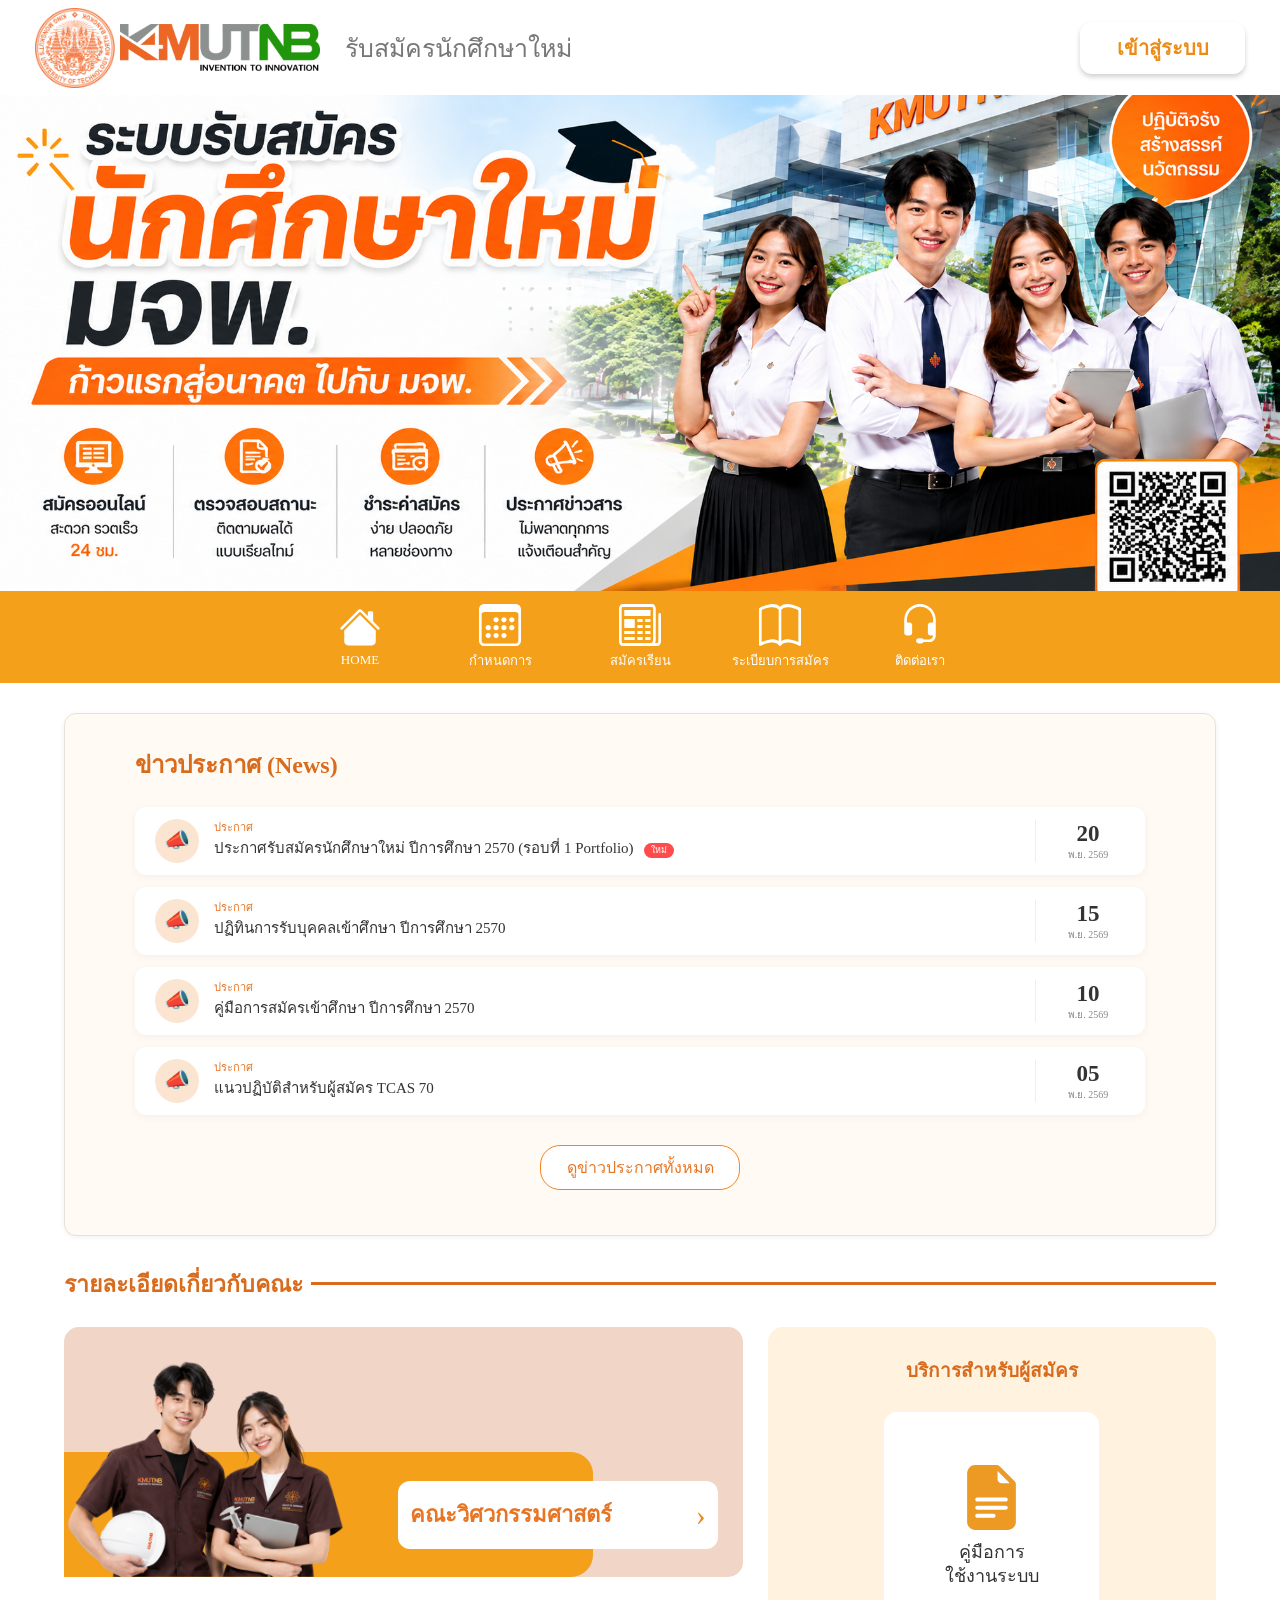
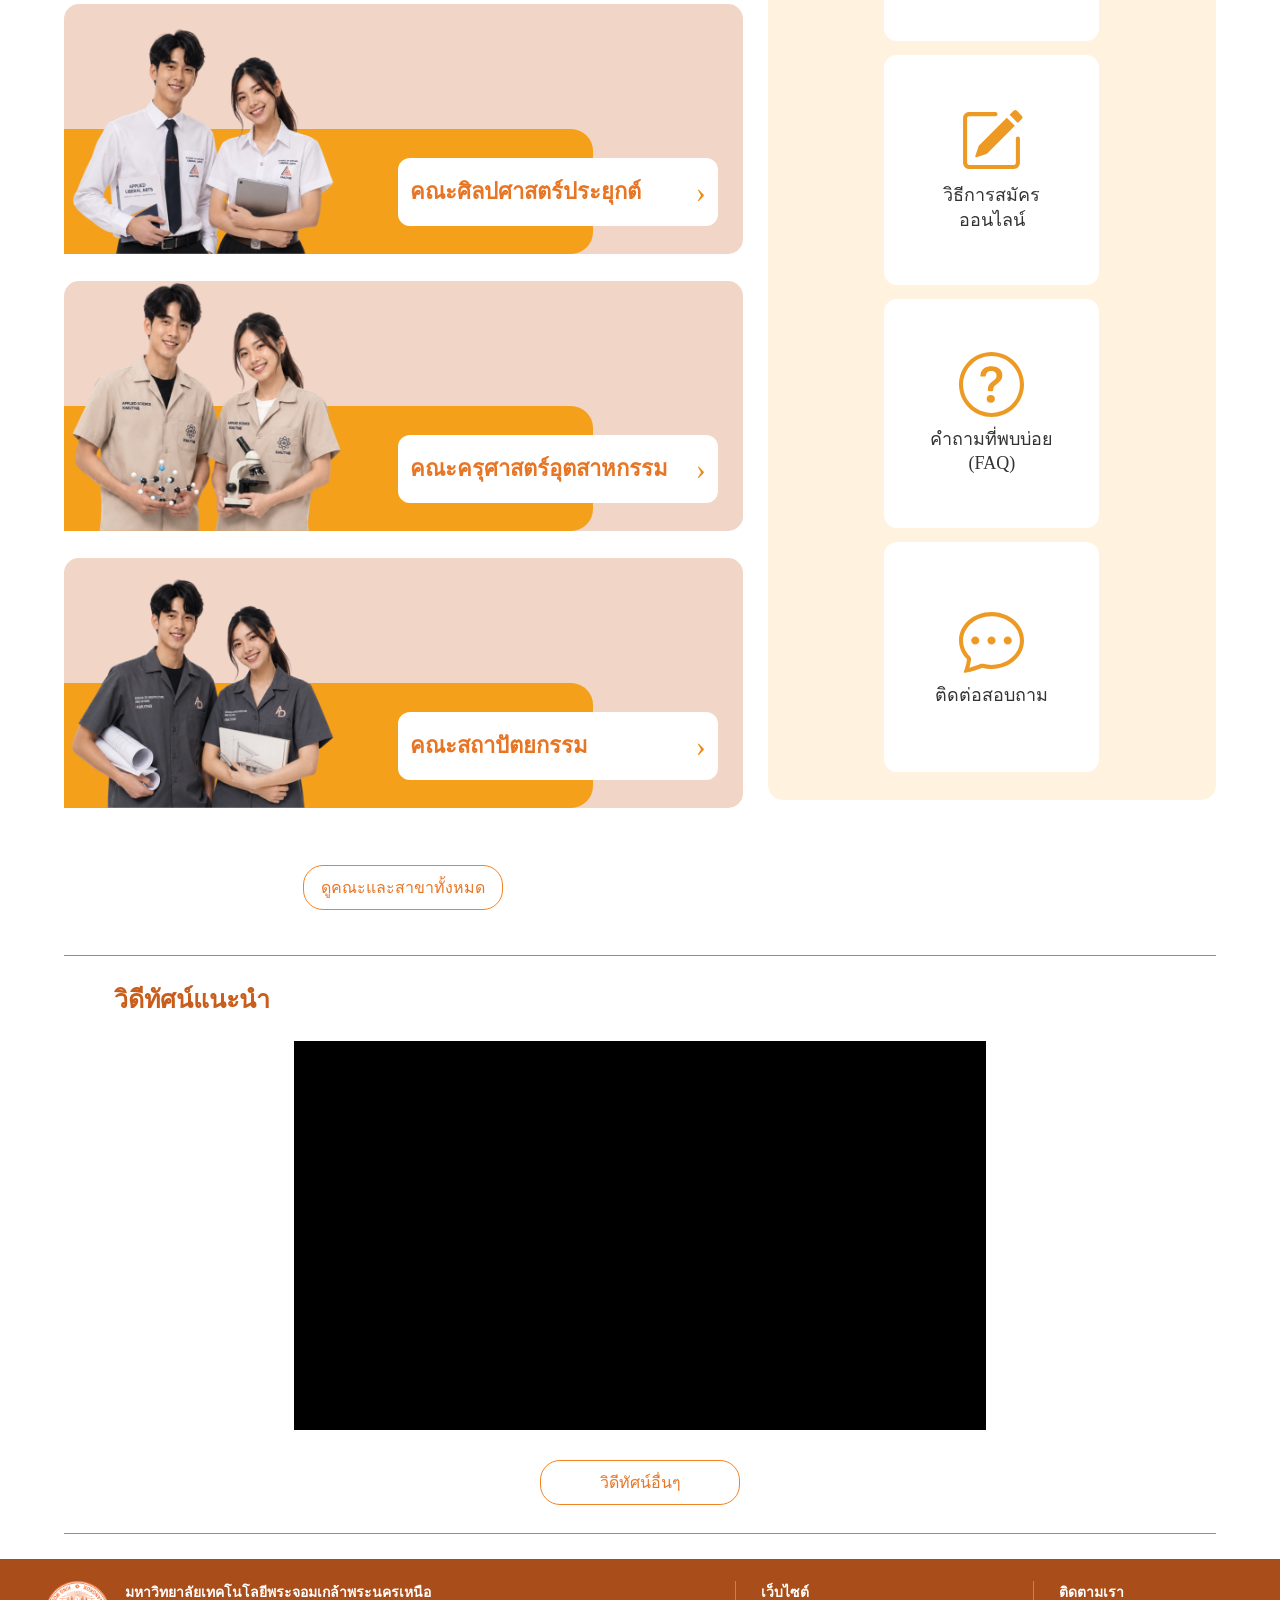
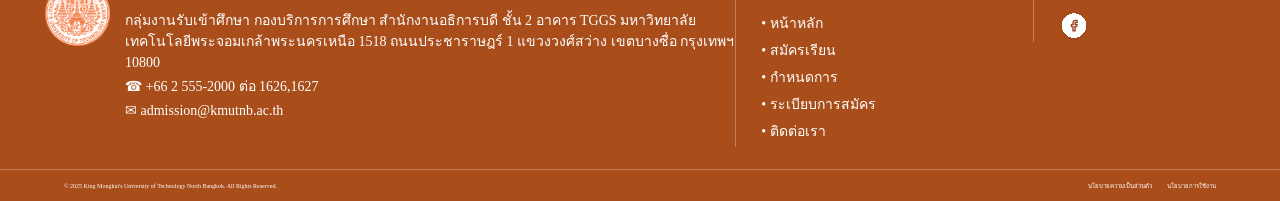
<file: index.html>
<!DOCTYPE html>
<html lang="th">

<head>
  <meta charset="UTF-8">
  <meta name="viewport" content="width=device-width, initial-scale=1.0">
  <title>หน้าหลักรับสมัคร มจพ.</title>
  <link rel="stylesheet" href="css/style.css">
</head>


<body>

  <div class="page">

    <!-- ================= TOP ================= -->
    <header class="site-header">

      <!-- TOP NAVBAR -->
      <div class="top-navbar">

        <div class="navbar-logo">
          <img src="img/logo.png" alt="KMUTNB">

        </div>
        <img src="img/kmutnb.png" width="200" alt="KMUTNB">
        <div class="navbar-title">
          รับสมัครนักศึกษาใหม่
        </div>

        <a href="sign.html" class="login-button">
          เข้าสู่ระบบ
        </a>
      </div>


      <!-- ================= BANNER ================= -->
      
      <div class="banner">
        <img src="img/back.png" alt="Banner">
      </div>


      <!-- ================= ORANGE NAVBAR ================= -->
      <nav class="main-navbar">

        <a href="index.html" class="nav-item active">

          <div class="nav-icon">
            <svg width="66" height="66" viewBox="0 0 66 66" fill="none" xmlns="http://www.w3.org/2000/svg">
              <path
                d="M35.9164 6.18748C35.1428 5.41416 34.0938 4.97974 33 4.97974C31.9062 4.97974 30.8572 5.41416 30.0836 6.18748L2.66473 33.6022C2.47297 33.794 2.32085 34.0216 2.21707 34.2722C2.11329 34.5227 2.05988 34.7913 2.05988 35.0625C2.05988 35.3337 2.11329 35.6022 2.21707 35.8528C2.32085 36.1033 2.47297 36.331 2.66473 36.5227C3.05201 36.91 3.57728 37.1276 4.12498 37.1276C4.39617 37.1276 4.66471 37.0742 4.91526 36.9704C5.16581 36.8666 5.39347 36.7145 5.58523 36.5227L33 9.10386L60.4147 36.5227C60.802 36.91 61.3273 37.1276 61.875 37.1276C62.4227 37.1276 62.9479 36.91 63.3352 36.5227C63.7225 36.1354 63.9401 35.6102 63.9401 35.0625C63.9401 34.5148 63.7225 33.9895 63.3352 33.6022L53.625 23.8961V10.3125C53.625 9.76547 53.4077 9.24087 53.0209 8.85407C52.6341 8.46728 52.1095 8.24998 51.5625 8.24998H47.4375C46.8905 8.24998 46.3659 8.46728 45.9791 8.85407C45.5923 9.24087 45.375 9.76547 45.375 10.3125V15.6461L35.9164 6.18748Z"
                fill="white" />
              <path
                d="M33 13.5836L57.75 38.3336V55.6875C57.75 57.3285 57.0981 58.9023 55.9377 60.0627C54.7773 61.2231 53.2035 61.875 51.5625 61.875H14.4375C12.7965 61.875 11.2227 61.2231 10.0623 60.0627C8.9019 58.9023 8.25 57.3285 8.25 55.6875V38.3336L33 13.5836Z"
                fill="white" />
            </svg>

          </div>

          <span>HOME</span>

        </a>


        <a href="timeline.html" class="nav-item">

          <div class="nav-icon">
            <svg width="60" height="60" viewBox="0 0 60 60" fill="none" xmlns="http://www.w3.org/2000/svg">
              <g clip-path="url(#clip0_89_853)">
                <path
                  d="M52.5 0H7.5C5.51088 0 3.60322 0.790176 2.1967 2.1967C0.790176 3.60322 0 5.51088 0 7.5L0 52.5C0 54.4891 0.790176 56.3968 2.1967 57.8033C3.60322 59.2098 5.51088 60 7.5 60H52.5C54.4891 60 56.3968 59.2098 57.8033 57.8033C59.2098 56.3968 60 54.4891 60 52.5V7.5C60 5.51088 59.2098 3.60322 57.8033 2.1967C56.3968 0.790176 54.4891 0 52.5 0ZM3.75 14.4638C3.75 12.69 5.43 11.25 7.5 11.25H52.5C54.57 11.25 56.25 12.69 56.25 14.4638V53.0362C56.25 54.81 54.57 56.25 52.5 56.25H7.5C5.43 56.25 3.75 54.81 3.75 53.0362V14.4638Z"
                  fill="white" />
                <path
                  d="M24.375 26.25C25.3696 26.25 26.3234 25.8549 27.0267 25.1516C27.7299 24.4484 28.125 23.4946 28.125 22.5C28.125 21.5054 27.7299 20.5516 27.0267 19.8484C26.3234 19.1451 25.3696 18.75 24.375 18.75C23.3804 18.75 22.4266 19.1451 21.7234 19.8484C21.0201 20.5516 20.625 21.5054 20.625 22.5C20.625 23.4946 21.0201 24.4484 21.7234 25.1516C22.4266 25.8549 23.3804 26.25 24.375 26.25ZM35.625 26.25C36.6196 26.25 37.5734 25.8549 38.2766 25.1516C38.9799 24.4484 39.375 23.4946 39.375 22.5C39.375 21.5054 38.9799 20.5516 38.2766 19.8484C37.5734 19.1451 36.6196 18.75 35.625 18.75C34.6304 18.75 33.6766 19.1451 32.9734 19.8484C32.2701 20.5516 31.875 21.5054 31.875 22.5C31.875 23.4946 32.2701 24.4484 32.9734 25.1516C33.6766 25.8549 34.6304 26.25 35.625 26.25ZM46.875 26.25C47.8696 26.25 48.8234 25.8549 49.5267 25.1516C50.2299 24.4484 50.625 23.4946 50.625 22.5C50.625 21.5054 50.2299 20.5516 49.5267 19.8484C48.8234 19.1451 47.8696 18.75 46.875 18.75C45.8804 18.75 44.9266 19.1451 44.2234 19.8484C43.5201 20.5516 43.125 21.5054 43.125 22.5C43.125 23.4946 43.5201 24.4484 44.2234 25.1516C44.9266 25.8549 45.8804 26.25 46.875 26.25ZM13.125 37.5C14.1196 37.5 15.0734 37.1049 15.7766 36.4017C16.4799 35.6984 16.875 34.7446 16.875 33.75C16.875 32.7554 16.4799 31.8016 15.7766 31.0984C15.0734 30.3951 14.1196 30 13.125 30C12.1304 30 11.1766 30.3951 10.4733 31.0984C9.77009 31.8016 9.375 32.7554 9.375 33.75C9.375 34.7446 9.77009 35.6984 10.4733 36.4017C11.1766 37.1049 12.1304 37.5 13.125 37.5ZM24.375 37.5C25.3696 37.5 26.3234 37.1049 27.0267 36.4017C27.7299 35.6984 28.125 34.7446 28.125 33.75C28.125 32.7554 27.7299 31.8016 27.0267 31.0984C26.3234 30.3951 25.3696 30 24.375 30C23.3804 30 22.4266 30.3951 21.7234 31.0984C21.0201 31.8016 20.625 32.7554 20.625 33.75C20.625 34.7446 21.0201 35.6984 21.7234 36.4017C22.4266 37.1049 23.3804 37.5 24.375 37.5ZM35.625 37.5C36.6196 37.5 37.5734 37.1049 38.2766 36.4017C38.9799 35.6984 39.375 34.7446 39.375 33.75C39.375 32.7554 38.9799 31.8016 38.2766 31.0984C37.5734 30.3951 36.6196 30 35.625 30C34.6304 30 33.6766 30.3951 32.9734 31.0984C32.2701 31.8016 31.875 32.7554 31.875 33.75C31.875 34.7446 32.2701 35.6984 32.9734 36.4017C33.6766 37.1049 34.6304 37.5 35.625 37.5ZM46.875 37.5C47.8696 37.5 48.8234 37.1049 49.5267 36.4017C50.2299 35.6984 50.625 34.7446 50.625 33.75C50.625 32.7554 50.2299 31.8016 49.5267 31.0984C48.8234 30.3951 47.8696 30 46.875 30C45.8804 30 44.9266 30.3951 44.2234 31.0984C43.5201 31.8016 43.125 32.7554 43.125 33.75C43.125 34.7446 43.5201 35.6984 44.2234 36.4017C44.9266 37.1049 45.8804 37.5 46.875 37.5ZM13.125 48.75C14.1196 48.75 15.0734 48.3549 15.7766 47.6516C16.4799 46.9484 16.875 45.9946 16.875 45C16.875 44.0054 16.4799 43.0516 15.7766 42.3484C15.0734 41.6451 14.1196 41.25 13.125 41.25C12.1304 41.25 11.1766 41.6451 10.4733 42.3484C9.77009 43.0516 9.375 44.0054 9.375 45C9.375 45.9946 9.77009 46.9484 10.4733 47.6516C11.1766 48.3549 12.1304 48.75 13.125 48.75ZM24.375 48.75C25.3696 48.75 26.3234 48.3549 27.0267 47.6516C27.7299 46.9484 28.125 45.9946 28.125 45C28.125 44.0054 27.7299 43.0516 27.0267 42.3484C26.3234 41.6451 25.3696 41.25 24.375 41.25C23.3804 41.25 22.4266 41.6451 21.7234 42.3484C21.0201 43.0516 20.625 44.0054 20.625 45C20.625 45.9946 21.0201 46.9484 21.7234 47.6516C22.4266 48.3549 23.3804 48.75 24.375 48.75ZM35.625 48.75C36.6196 48.75 37.5734 48.3549 38.2766 47.6516C38.9799 46.9484 39.375 45.9946 39.375 45C39.375 44.0054 38.9799 43.0516 38.2766 42.3484C37.5734 41.6451 36.6196 41.25 35.625 41.25C34.6304 41.25 33.6766 41.6451 32.9734 42.3484C32.2701 43.0516 31.875 44.0054 31.875 45C31.875 45.9946 32.2701 46.9484 32.9734 47.6516C33.6766 48.3549 34.6304 48.75 35.625 48.75Z"
                  fill="white" />
              </g>
              <defs>
                <clipPath id="clip0_89_853">
                  <rect width="60" height="60" fill="white" />
                </clipPath>
              </defs>
            </svg>

          </div>

          <span>กำหนดการ</span>

        </a>


        <a href="sign.html" class="nav-item">

          <div class="nav-icon">
            <svg width="60" height="60" viewBox="0 0 60 60" fill="none" xmlns="http://www.w3.org/2000/svg">
              <path
                d="M1.12736e-05 6.42857C1.12736e-05 4.72361 0.592643 3.08848 1.64754 1.88289C2.70243 0.677294 4.13317 0 5.62501 0H46.875C48.3668 0 49.7976 0.677294 50.8525 1.88289C51.9074 3.08848 52.5 4.72361 52.5 6.42857V51.5486C52.5 52.8343 52.3125 54.3514 51.6075 55.7143H54.375C54.8723 55.7143 55.3492 55.4885 55.7008 55.0867C56.0525 54.6848 56.25 54.1397 56.25 53.5714V15C56.25 14.4317 56.4475 13.8866 56.7992 13.4848C57.1508 13.0829 57.6277 12.8571 58.125 12.8571C58.6223 12.8571 59.0992 13.0829 59.4508 13.4848C59.8025 13.8866 60 14.4317 60 15V53.5714C60 55.2764 59.4074 56.9115 58.3525 58.1171C57.2976 59.3227 55.8668 60 54.375 60H5.61376C4.8756 60 4.1447 59.8336 3.46287 59.5104C2.78104 59.1872 2.16169 58.7135 1.64026 58.1163C1.11883 57.5192 0.705554 56.8104 0.424099 56.0306C0.142644 55.2507 -0.001468 54.415 1.12736e-05 53.5714V6.42857ZM45 55.7143C46.3875 55.7143 47.4525 54.81 48.1987 53.8243C48.5437 53.37 48.75 52.6286 48.75 51.5486V6.42857C48.75 5.86025 48.5525 5.31521 48.2008 4.91334C47.8492 4.51148 47.3723 4.28571 46.875 4.28571H5.62501C5.12773 4.28571 4.65082 4.51148 4.29918 4.91334C3.94755 5.31521 3.75001 5.86025 3.75001 6.42857V53.5714C3.75001 54.7629 4.58626 55.7143 5.61376 55.7143H45Z"
                fill="white" />
              <path
                d="M7.5 8.57141H45V17.1428H7.5V8.57141ZM7.5 21.4286H22.5V34.2857H7.5V21.4286ZM7.5 38.5714H22.5V42.8571H7.5V38.5714ZM7.5 47.1428H22.5V51.4286H7.5V47.1428ZM26.25 21.4286H33.75V25.7143H26.25V21.4286ZM37.5 21.4286H45V25.7143H37.5V21.4286ZM26.25 30H33.75V34.2857H26.25V30ZM37.5 30H45V34.2857H37.5V30ZM26.25 38.5714H33.75V42.8571H26.25V38.5714ZM37.5 38.5714H45V42.8571H37.5V38.5714ZM26.25 47.1428H33.75V51.4286H26.25V47.1428ZM37.5 47.1428H45V51.4286H37.5V47.1428Z"
                fill="white" />
            </svg>

          </div>

          <span>สมัครเรียน</span>

        </a>


        <a href="signment.html" class="nav-item">

          <div class="nav-icon">
            <svg width="60" height="60" viewBox="0 0 60 60" fill="none" xmlns="http://www.w3.org/2000/svg">
              <path
                d="M3.75 8.84675C7.06875 7.15261 11.8275 5.32568 16.455 4.75792C21.4425 4.14437 25.6725 5.04638 28.125 8.20115V52.8257C24.6187 50.399 20.175 50.0647 16.0763 50.5684C11.6513 51.1178 7.18875 52.6792 3.75 54.2818V8.84675ZM31.875 8.20115C34.3275 5.04638 38.5575 4.14437 43.545 4.75792C48.1725 5.32568 52.9313 7.15261 56.25 8.84675V54.2818C52.8075 52.6792 48.3488 51.1133 43.9238 50.573C39.8213 50.0647 35.3812 50.3944 31.875 52.8257V8.20115ZM30 4.06195C26.3062 0.18374 20.9513 -0.393183 16.0763 0.202055C10.3988 0.902605 4.66875 3.27898 1.09875 5.26158C0.771184 5.44349 0.493407 5.73664 0.298579 6.10606C0.10375 6.47547 9.96428e-05 6.90554 0 7.34492L0 57.7113C8.68575e-05 58.0943 0.0788893 58.4712 0.229189 58.8074C0.379489 59.1437 0.596481 59.4285 0.860291 59.6358C1.1241 59.8431 1.42629 59.9662 1.73919 59.994C2.05208 60.0217 2.36568 59.9532 2.65125 59.7946C5.95875 57.9631 11.2875 55.7607 16.4513 55.1243C21.735 54.4741 26.1637 55.5226 28.5375 59.1398C28.7132 59.4072 28.9358 59.623 29.1889 59.7713C29.4421 59.9196 29.7192 59.9966 30 59.9966C30.2808 59.9966 30.5579 59.9196 30.8111 59.7713C31.0642 59.623 31.2868 59.4072 31.4625 59.1398C33.8363 55.5226 38.265 54.4741 43.545 55.1243C48.7125 55.7607 54.045 57.9631 57.3488 59.7946C57.6343 59.9532 57.9479 60.0217 58.2608 59.994C58.5737 59.9662 58.8759 59.8431 59.1397 59.6358C59.4035 59.4285 59.6205 59.1437 59.7708 58.8074C59.9211 58.4712 59.9999 58.0943 60 57.7113V7.34492C59.9999 6.90554 59.8962 6.47547 59.7014 6.10606C59.5066 5.73664 59.2288 5.44349 58.9012 5.26158C55.3312 3.27898 49.6013 0.902605 43.9238 0.202055C39.0488 -0.397762 33.6937 0.18374 30 4.06195Z"
                fill="white" />
            </svg>

          </div>

          <span>ระเบียบการสมัคร</span>

        </a>


        <a href="contact.html" class="nav-item">

          <div class="nav-icon">
            <svg width="60" height="60" viewBox="0 0 60 60" fill="none" xmlns="http://www.w3.org/2000/svg">
              <path
                d="M30 3.75C25.0272 3.75 20.2581 5.72544 16.7417 9.24175C13.2254 12.7581 11.25 17.5272 11.25 22.5V26.25H15C15.9946 26.25 16.9484 26.6451 17.6516 27.3484C18.3549 28.0516 18.75 29.0054 18.75 30V41.25C18.75 42.2446 18.3549 43.1984 17.6516 43.9016C16.9484 44.6049 15.9946 45 15 45H11.25C10.2554 45 9.30161 44.6049 8.59835 43.9016C7.89509 43.1984 7.5 42.2446 7.5 41.25V22.5C7.5 19.5453 8.08198 16.6194 9.21271 13.8896C10.3434 11.1598 12.0008 8.67942 14.0901 6.5901C16.1794 4.50078 18.6598 2.84344 21.3896 1.71271C24.1194 0.58198 27.0453 0 30 0C32.9547 0 35.8806 0.58198 38.6104 1.71271C41.3402 2.84344 43.8206 4.50078 45.9099 6.5901C47.9992 8.67942 49.6566 11.1598 50.7873 13.8896C51.918 16.6194 52.5 19.5453 52.5 22.5V45C52.5 47.4864 51.5123 49.871 49.7541 51.6291C47.996 53.3873 45.6114 54.375 43.125 54.375H35.1225C34.7934 54.9451 34.32 55.4184 33.7499 55.7476C33.1799 56.0767 32.5332 56.25 31.875 56.25H28.125C27.1304 56.25 26.1766 55.8549 25.4734 55.1516C24.7701 54.4484 24.375 53.4946 24.375 52.5C24.375 51.5054 24.7701 50.5516 25.4734 49.8484C26.1766 49.1451 27.1304 48.75 28.125 48.75H31.875C32.5332 48.75 33.1799 48.9233 33.7499 49.2524C34.32 49.5816 34.7934 50.0549 35.1225 50.625H43.125C44.6168 50.625 46.0476 50.0324 47.1025 48.9775C48.1574 47.9226 48.75 46.4918 48.75 45H45C44.0054 45 43.0516 44.6049 42.3484 43.9016C41.6451 43.1984 41.25 42.2446 41.25 41.25V30C41.25 29.0054 41.6451 28.0516 42.3484 27.3484C43.0516 26.6451 44.0054 26.25 45 26.25H48.75V22.5C48.75 20.0377 48.265 17.5995 47.3227 15.3247C46.3805 13.0498 44.9994 10.9828 43.2583 9.24175C41.5172 7.50065 39.4502 6.11953 37.1753 5.17726C34.9005 4.23498 32.4623 3.75 30 3.75Z"
                fill="white" />
            </svg>

          </div>

          <span>ติดต่อเรา</span>

        </a>

      </nav>

    </header>


    <!-- ================= CONTENT ================= -->
    <main class="content">

      <!-- ================= NEWS ================= -->
      <section class="news-box">

        <h2 class="news-title">
          ข่าวประกาศ (News)
        </h2>

        <div class="news-list">

          <!-- ข่าวที่ 1 -->
          <div class="news-row">

            <div class="news-left">

              <div class="news-megaphone">
                📣
              </div>

              <div class="news-detail">

                <span class="news-type">
                  ประกาศ
                </span>

                <div class="news-text">
                  ประกาศรับสมัครนักศึกษาใหม่ ปีการศึกษา 2570
                  (รอบที่ 1 Portfolio)

                  <span class="news-hot">
                    ใหม่
                  </span>
                </div>

              </div>

            </div>

            <div class="news-date">
              <strong>20</strong>
              <small>พ.ย. 2569</small>
            </div>

          </div>


          <!-- ข่าวที่ 2 -->
          <div class="news-row">

            <div class="news-left">

              <div class="news-megaphone">
                📣
              </div>

              <div class="news-detail">

                <span class="news-type">
                  ประกาศ
                </span>

                <div class="news-text">
                  ปฏิทินการรับบุคคลเข้าศึกษา ปีการศึกษา 2570
                </div>

              </div>

            </div>

            <div class="news-date">
              <strong>15</strong>
              <small>พ.ย. 2569</small>
            </div>

          </div>


          <!-- ข่าวที่ 3 -->
          <div class="news-row">

            <div class="news-left">

              <div class="news-megaphone">
                📣
              </div>

              <div class="news-detail">

                <span class="news-type">
                  ประกาศ
                </span>

                <div class="news-text">
                  คู่มือการสมัครเข้าศึกษา ปีการศึกษา 2570
                </div>

              </div>

            </div>

            <div class="news-date">
              <strong>10</strong>
              <small>พ.ย. 2569</small>
            </div>

          </div>


          <!-- ข่าวที่ 4 -->
          <div class="news-row">

            <div class="news-left">

              <div class="news-megaphone">
                📣
              </div>

              <div class="news-detail">

                <span class="news-type">
                  ประกาศ
                </span>

                <div class="news-text">
                  แนวปฏิบัติสำหรับผู้สมัคร TCAS 70
                </div>

              </div>

            </div>

            <div class="news-date">
              <strong>05</strong>
              <small>พ.ย. 2569</small>
            </div>

          </div>

        </div>


        <!-- ปุ่มดูข่าวทั้งหมด -->
        <button class="news-more-btn">
          ดูข่าวประกาศทั้งหมด
        </button>

      </section>
      <section class="faculty-section">

        <!-- หัวข้อ -->
        <div class="faculty-heading">
          <h2>รายละเอียดเกี่ยวกับคณะ</h2>
        </div>


        <div class="faculty-content">

          <!-- =================================================
             LEFT : FACULTY LIST
        ================================================== -->

          <div class="faculty-list">


            <!-- ================= คณะที่ 1 ================= -->

            <div class="faculty-card">

              <div class="faculty-orange"></div>

              <img src="img/dep1.png" class="faculty-person" alt="คณะวิศวกรรมศาสตร์">

              <div class="faculty-name" onclick="toggleFaculty(this)">

                <span>
                  คณะวิศวกรรมศาสตร์
                </span>

                <b>›</b>

              </div>


              <!-- รายละเอียด -->

              <div class="faculty-detail">

                <p>
                  คณะวิศวกรรมศาสตร์มุ่งเน้นการเรียนรู้
                  ด้านวิศวกรรม เทคโนโลยี และนวัตกรรม

                </p>

                <p>
                  <strong>สาขาที่เปิดสอน</strong>
                  <br>

                  • วิศวกรรมไฟฟ้า
                  <br>

                  • วิศวกรรมคอมพิวเตอร์
                  <br>

                </p>

              </div>

            </div>



            <!-- ================= คณะที่ 2 ================= -->

            <div class="faculty-card">

              <div class="faculty-orange"></div>

              <img src="img/dep2.png" class="faculty-person" alt="คณะศิลปศาสตร์ประยุกต์">

              <div class="faculty-name" onclick="toggleFaculty(this)">

                <span>
                  คณะศิลปศาสตร์ประยุกต์
                </span>

                <b>›</b>

              </div>


              <div class="faculty-detail">

                <p>
                  คณะศิลปศาสตร์ประยุกต์มุ่งเน้นการพัฒนา
                  ความรู้ด้านภาษา มนุษยศาสตร์
                  และการสื่อสาร
                </p>

                <p>

                  <strong>
                    สาขาที่เปิดสอน
                  </strong>

                  <br>

                  • ภาษาอังกฤษ
                  <br>

                  • ภาษาและการสื่อสาร

                </p>

              </div>

            </div>



            <!-- ================= คณะที่ 3 ================= -->

            <div class="faculty-card">

              <div class="faculty-orange"></div>

              <img src="img/dep3.png" class="faculty-person" alt="คณะครุศาสตร์อุตสาหกรรม">

              <div class="faculty-name" onclick="toggleFaculty(this)">

                <span>
                  คณะครุศาสตร์อุตสาหกรรม
                </span>

                <b>›</b>

              </div>


              <div class="faculty-detail">

                <p>
                  คณะครุศาสตร์อุตสาหกรรมมุ่งเน้น
                  การผลิตบุคลากรด้านการศึกษา

                </p>

                <p>

                  <strong>
                    สาขาที่เปิดสอน
                  </strong>

                  <br>

                  • ครุศาสตร์วิศวกรรม
                  <br>

                  • ครุศาสตร์อุตสาหกรรม

                </p>

              </div>

            </div>



            <!-- ================= คณะที่ 4 ================= -->

            <div class="faculty-card">

              <div class="faculty-orange"></div>

              <img src="img/dep4.png" class="faculty-person" alt="คณะสถาปัตยกรรม">

              <div class="faculty-name" onclick="toggleFaculty(this)">

                <span>
                  คณะสถาปัตยกรรม
                </span>

                <b>›</b>

              </div>


              <div class="faculty-detail">

                <p>
                  คณะสถาปัตยกรรมมุ่งเน้นการออกแบบ
                  สถาปัตยกรรมและสภาพแวดล้อม

                </p>

                <p>

                  <strong>
                    สาขาที่เปิดสอน
                  </strong>

                  <br>

                  • สถาปัตยกรรม
                  <br>

                  • การออกแบบ

                </p>

              </div>

            </div>



            <!-- ================= ปุ่มทั้งหมด ================= -->

            <button class="faculty-all">
              ดูคณะและสาขาทั้งหมด
            </button>


          </div>



          <!-- ==============================
             ฝั่งขวา : บริการ
        =============================== -->

          <aside class="faculty-services">

            <h3>บริการสำหรับผู้สมัคร</h3>


            <a href="#" class="service-item">

              <div class="service-icon document-icon">
                <span><svg width="100" height="100" viewBox="0 0 123 123" fill="none"
                    xmlns="http://www.w3.org/2000/svg">
                    <path
                      d="M71.4399 0H30.75C26.6723 0 22.7616 1.61986 19.8782 4.50323C16.9949 7.38661 15.375 11.2973 15.375 15.375V107.625C15.375 111.703 16.9949 115.613 19.8782 118.497C22.7616 121.38 26.6723 123 30.75 123H92.25C96.3277 123 100.238 121.38 103.122 118.497C106.005 115.613 107.625 111.703 107.625 107.625V36.1851C107.625 34.1464 106.814 32.1913 105.373 30.75L76.875 2.25244C75.4337 0.810652 73.4786 0.0004354 71.4399 0ZM73.0312 26.9062V11.5312L96.0938 34.5938H80.7188C78.6799 34.5938 76.7246 33.7838 75.2829 32.3421C73.8412 30.9004 73.0312 28.9451 73.0312 26.9062ZM34.5938 69.1875C33.5743 69.1875 32.5967 68.7825 31.8758 68.0617C31.155 67.3409 30.75 66.3632 30.75 65.3438C30.75 64.3243 31.155 63.3466 31.8758 62.6258C32.5967 61.905 33.5743 61.5 34.5938 61.5H88.4062C89.4257 61.5 90.4034 61.905 91.1242 62.6258C91.845 63.3466 92.25 64.3243 92.25 65.3438C92.25 66.3632 91.845 67.3409 91.1242 68.0617C90.4034 68.7825 89.4257 69.1875 88.4062 69.1875H34.5938ZM30.75 80.7188C30.75 79.6993 31.155 78.7216 31.8758 78.0008C32.5967 77.28 33.5743 76.875 34.5938 76.875H88.4062C89.4257 76.875 90.4034 77.28 91.1242 78.0008C91.845 78.7216 92.25 79.6993 92.25 80.7188C92.25 81.7382 91.845 82.7159 91.1242 83.4367C90.4034 84.1575 89.4257 84.5625 88.4062 84.5625H34.5938C33.5743 84.5625 32.5967 84.1575 31.8758 83.4367C31.155 82.7159 30.75 81.7382 30.75 80.7188ZM34.5938 99.9375C33.5743 99.9375 32.5967 99.5325 31.8758 98.8117C31.155 98.0909 30.75 97.1132 30.75 96.0938C30.75 95.0743 31.155 94.0966 31.8758 93.3758C32.5967 92.655 33.5743 92.25 34.5938 92.25H65.3438C66.3632 92.25 67.3409 92.655 68.0617 93.3758C68.7825 94.0966 69.1875 95.0743 69.1875 96.0938C69.1875 97.1132 68.7825 98.0909 68.0617 98.8117C67.3409 99.5325 66.3632 99.9375 65.3438 99.9375H34.5938Z"
                      fill="#ED9A25" />
                  </svg>
                </span>
              </div>

              <p>
                คู่มือการ<br>
                ใช้งานระบบ
              </p>

            </a>


            <a href="#" class="service-item">

              <div class="service-icon edit-icon">
                <span><svg width="100" height="100" viewBox="0 0 100 100" fill="none"
                    xmlns="http://www.w3.org/2000/svg">
                    <path
                      d="M96.8876 12.125C97.4715 12.7108 97.7994 13.5042 97.7994 14.3313C97.7994 15.1584 97.4715 15.9517 96.8876 16.5375L90.3688 23.0625L77.8688 10.5625L84.3876 4.03752C84.9736 3.45167 85.7683 3.12256 86.5969 3.12256C87.4256 3.12256 88.2203 3.45167 88.8063 4.03752L96.8876 12.1188V12.125ZM85.9501 27.475L73.4501 14.975L30.8688 57.5625C30.5248 57.9064 30.2659 58.3259 30.1126 58.7875L25.0813 73.875C24.9901 74.1501 24.9771 74.4451 25.0439 74.7271C25.1107 75.0091 25.2546 75.2669 25.4595 75.4718C25.6644 75.6768 25.9223 75.8206 26.2043 75.8874C26.4862 75.9542 26.7813 75.9413 27.0563 75.85L42.1438 70.8188C42.6048 70.6673 43.0242 70.4105 43.3688 70.0688L85.9501 27.475Z"
                      fill="#ED9A25" />
                    <path fill-rule="evenodd" clip-rule="evenodd"
                      d="M6.25 84.375C6.25 86.8614 7.23772 89.246 8.99587 91.0041C10.754 92.7623 13.1386 93.75 15.625 93.75H84.375C86.8614 93.75 89.246 92.7623 91.0041 91.0041C92.7623 89.246 93.75 86.8614 93.75 84.375V46.875C93.75 46.0462 93.4208 45.2513 92.8347 44.6653C92.2487 44.0792 91.4538 43.75 90.625 43.75C89.7962 43.75 89.0013 44.0792 88.4153 44.6653C87.8292 45.2513 87.5 46.0462 87.5 46.875V84.375C87.5 85.2038 87.1708 85.9987 86.5847 86.5847C85.9987 87.1708 85.2038 87.5 84.375 87.5H15.625C14.7962 87.5 14.0013 87.1708 13.4153 86.5847C12.8292 85.9987 12.5 85.2038 12.5 84.375V15.625C12.5 14.7962 12.8292 14.0013 13.4153 13.4153C14.0013 12.8292 14.7962 12.5 15.625 12.5H56.25C57.0788 12.5 57.8737 12.1708 58.4597 11.5847C59.0458 10.9987 59.375 10.2038 59.375 9.375C59.375 8.5462 59.0458 7.75134 58.4597 7.16529C57.8737 6.57924 57.0788 6.25 56.25 6.25H15.625C13.1386 6.25 10.754 7.23772 8.99587 8.99587C7.23772 10.754 6.25 13.1386 6.25 15.625V84.375Z"
                      fill="#ED9A25" />
                  </svg>
                </span>
              </div>

              <p>
                วิธีการสมัคร<br>
                ออนไลน์
              </p>

            </a>


            <a href="#" class="service-item">

              <div class="service-icon question-icon">
                <svg width="100" height="100" viewBox="0 0 100 100" fill="none" xmlns="http://www.w3.org/2000/svg">
                  <g clip-path="url(#clip0_65_65)">
                    <path
                      d="M50 93.75C38.3968 93.75 27.2688 89.1406 19.0641 80.9359C10.8594 72.7312 6.25 61.6032 6.25 50C6.25 38.3968 10.8594 27.2688 19.0641 19.0641C27.2688 10.8594 38.3968 6.25 50 6.25C61.6032 6.25 72.7312 10.8594 80.9359 19.0641C89.1406 27.2688 93.75 38.3968 93.75 50C93.75 61.6032 89.1406 72.7312 80.9359 80.9359C72.7312 89.1406 61.6032 93.75 50 93.75ZM50 100C63.2608 100 75.9785 94.7322 85.3553 85.3553C94.7322 75.9785 100 63.2608 100 50C100 36.7392 94.7322 24.0215 85.3553 14.6447C75.9785 5.26784 63.2608 0 50 0C36.7392 0 24.0215 5.26784 14.6447 14.6447C5.26784 24.0215 0 36.7392 0 50C0 63.2608 5.26784 75.9785 14.6447 85.3553C24.0215 94.7322 36.7392 100 50 100Z"
                      fill="#ED9A25" />
                    <path
                      d="M32.8437 36.1625C32.8352 36.3643 32.868 36.5658 32.9402 36.7545C33.0124 36.9432 33.1224 37.1151 33.2635 37.2597C33.4045 37.4043 33.5737 37.5185 33.7606 37.5953C33.9474 37.6721 34.148 37.7098 34.35 37.7063H39.5062C40.3687 37.7063 41.0562 37 41.1687 36.1438C41.7312 32.0437 44.5437 29.0563 49.5562 29.0563C53.8437 29.0563 57.7687 31.2 57.7687 36.3562C57.7687 40.325 55.4312 42.15 51.7375 44.925C47.5312 47.9813 44.2 51.55 44.4375 57.3438L44.4562 58.7C44.4628 59.1101 44.6303 59.5011 44.9226 59.7887C45.2149 60.0764 45.6086 60.2375 46.0187 60.2375H51.0875C51.5019 60.2375 51.8993 60.0729 52.1923 59.7799C52.4854 59.4868 52.65 59.0894 52.65 58.675V58.0187C52.65 53.5312 54.3562 52.225 58.9625 48.7312C62.7687 45.8375 66.7375 42.625 66.7375 35.8813C66.7375 26.4375 58.7625 21.875 50.0312 21.875C42.1125 21.875 33.4375 25.5625 32.8437 36.1625ZM42.575 72.1812C42.575 75.5125 45.2312 77.975 48.8875 77.975C52.6937 77.975 55.3125 75.5125 55.3125 72.1812C55.3125 68.7312 52.6875 66.3063 48.8812 66.3063C45.2312 66.3063 42.575 68.7312 42.575 72.1812Z"
                      fill="#ED9A25" />
                  </g>
                  <defs>
                    <clipPath id="clip0_65_65">
                      <rect width="100" height="100" fill="white" />
                    </clipPath>
                  </defs>
                </svg>

              </div>

              <p>
                คำถามที่พบบ่อย<br>
                (FAQ)
              </p>

            </a>


            <a href="#" class="service-item">

              <div class="service-icon chat-icon">
                <span><svg width="100" height="100" viewBox="0 0 100 100" fill="none"
                    xmlns="http://www.w3.org/2000/svg">
                    <path
                      d="M31.25 50C31.25 51.6576 30.5915 53.2473 29.4194 54.4194C28.2473 55.5915 26.6576 56.25 25 56.25C23.3424 56.25 21.7527 55.5915 20.5806 54.4194C19.4085 53.2473 18.75 51.6576 18.75 50C18.75 48.3424 19.4085 46.7527 20.5806 45.5806C21.7527 44.4085 23.3424 43.75 25 43.75C26.6576 43.75 28.2473 44.4085 29.4194 45.5806C30.5915 46.7527 31.25 48.3424 31.25 50ZM56.25 50C56.25 51.6576 55.5915 53.2473 54.4194 54.4194C53.2473 55.5915 51.6576 56.25 50 56.25C48.3424 56.25 46.7527 55.5915 45.5806 54.4194C44.4085 53.2473 43.75 51.6576 43.75 50C43.75 48.3424 44.4085 46.7527 45.5806 45.5806C46.7527 44.4085 48.3424 43.75 50 43.75C51.6576 43.75 53.2473 44.4085 54.4194 45.5806C55.5915 46.7527 56.25 48.3424 56.25 50ZM75 56.25C76.6576 56.25 78.2473 55.5915 79.4194 54.4194C80.5915 53.2473 81.25 51.6576 81.25 50C81.25 48.3424 80.5915 46.7527 79.4194 45.5806C78.2473 44.4085 76.6576 43.75 75 43.75C73.3424 43.75 71.7527 44.4085 70.5806 45.5806C69.4085 46.7527 68.75 48.3424 68.75 50C68.75 51.6576 69.4085 53.2473 70.5806 54.4194C71.7527 55.5915 73.3424 56.25 75 56.25Z"
                      fill="#ED9A25" />
                    <path
                      d="M13.5312 98.7688L13.6562 98.7438C25.0938 96.475 32.0812 93.4813 35.3312 91.8375C40.1153 93.118 45.0475 93.761 50 93.75C77.6125 93.75 100 74.1625 100 50C100 25.8375 77.6125 6.25 50 6.25C22.3875 6.25 0 25.8375 0 50C0 61 4.64375 71.0625 12.3125 78.75C11.778 83.6884 10.6791 88.5493 9.0375 93.2375L9.01875 93.3063C8.5517 94.6488 8.04312 95.9765 7.49375 97.2875C7 98.45 7.95625 99.75 9.2 99.55C10.6478 99.3127 12.0918 99.0523 13.5312 98.7688ZM18.5312 79.3438C18.6188 78.4287 18.5034 77.5057 18.1934 76.6403C17.8833 75.775 17.3862 74.9887 16.7375 74.3375C10.1125 67.6875 6.25 59.175 6.25 50C6.25 30.05 25.025 12.5 50 12.5C74.975 12.5 93.75 30.05 93.75 50C93.75 69.95 74.975 87.5 50 87.5C45.5941 87.5108 41.2061 86.9392 36.95 85.8C35.4624 85.4014 33.8799 85.5661 32.5063 86.2625C30.0875 87.4875 24.7563 89.825 16.0437 91.8438C17.2582 87.7631 18.0909 83.5784 18.5312 79.3438Z"
                      fill="#ED9A25" />
                  </svg>
                </span>
              </div>

              <p>
                ติดต่อสอบถาม
              </p>

            </a>

          </aside>

        </div>

      </section>





      <!-- ================= VIDEO ================= -->
      <section class="recommend-section">

        <!-- เส้นด้านบน -->
        <div class="recommend-line"></div>

        <!-- หัวข้อ -->
        <h2 class="recommend-title">
          วิดีทัศน์แนะนำ
        </h2>

        <!-- วิดีโอ -->
        <div class="recommend-video">

          <iframe src="https://www.youtube.com/embed/Njwb9FHEAG8?autoplay=0&amp;start=0&amp;rel=0"
            title="วิดีทัศน์แนะนำ" frameborder="0"
            allow="accelerometer; autoplay; clipboard-write; encrypted-media; gyroscope; picture-in-picture"
            allowfullscreen>
          </iframe>

        </div>

        <!-- ปุ่ม -->
        <button class="recommend-button">
          วิดีทัศน์อื่นๆ
        </button>

        <!-- เส้นด้านล่าง -->
        <div class="recommend-line bottom"></div>

      </section>

    </main>
    <!-- ================= FOOTER ================= -->

    <footer class="site-footer">

      <div class="footer-main">

        <!-- ข้อมูลมหาวิทยาลัย -->
        <div class="footer-info">

          <img src="img/logo.png" class="footer-logo" alt="KMUTNB Logo">

          <div class="footer-detail">

            <h3>
              มหาวิทยาลัยเทคโนโลยีพระจอมเกล้าพระนครเหนือ
            </h3>

            <p>
              กลุ่มงานรับเข้าศึกษา กองบริการการศึกษา สำนักงานอธิการบดี ชั้น 2 อาคาร TGGS
              มหาวิทยาลัยเทคโนโลยีพระจอมเกล้าพระนครเหนือ 1518
              ถนนประชาราษฎร์ 1 แขวงวงศ์สว่าง เขตบางซื่อ กรุงเทพฯ 10800
            </p>

            <p>
              ☎ +66 2 555-2000 ต่อ 1626,1627
            </p>

            <p>
              ✉ admission@kmutnb.ac.th
            </p>

          </div>

        </div>


        <!-- ลิงก์ -->
        <div class="footer-links">

          <h3>เว็บไซต์</h3>

          <a href="index.html">หน้าหลัก</a>
          <a href="sign.html">สมัครเรียน</a>
          <a href="timeline.html">กำหนดการ</a>
          <a href="signment.html">ระเบียบการสมัคร</a>
          <a href="contact.html">ติดต่อเรา</a>

        </div>


        <!-- Social -->
        <div class="footer-social">

          <h3>ติดตามเรา</h3>

          <div class="social-icons">

            <a href="https://www.facebook.com/KMUTNBofficial?locale=th_TH" class="social">
              <svg width="44" height="44" viewBox="0 0 44 44" fill="none" xmlns="http://www.w3.org/2000/svg">
                <g filter="url(#filter0_d_66_462)">
                  <rect x="4" y="2" width="36" height="36" rx="18" fill="white" shape-rendering="crispEdges" />
                  <path
                    d="M24.2502 12.4995H26.5V15.4998H24.2502C24.0513 15.4998 23.8605 15.5788 23.7199 15.7194C23.5792 15.8601 23.5002 16.0509 23.5002 16.2498V18.5H26.5L25.7501 21.5002H23.5002V27.5007H20.5004V21.5002H18.2506V18.5H20.5004V16.2498C20.5004 15.2552 20.8955 14.3013 21.5987 13.5979C22.3019 12.8946 23.2557 12.4995 24.2502 12.4995Z"
                    stroke="#9D441F" stroke-width="2" stroke-linecap="round" />
                </g>
                <defs>
                  <filter id="filter0_d_66_462" x="0" y="0" width="44" height="44" filterUnits="userSpaceOnUse"
                    color-interpolation-filters="sRGB">
                    <feFlood flood-opacity="0" result="BackgroundImageFix" />
                    <feColorMatrix in="SourceAlpha" type="matrix" values="0 0 0 0 0 0 0 0 0 0 0 0 0 0 0 0 0 0 127 0"
                      result="hardAlpha" />
                    <feOffset dy="2" />
                    <feGaussianBlur stdDeviation="2" />
                    <feComposite in2="hardAlpha" operator="out" />
                    <feColorMatrix type="matrix" values="0 0 0 0 0 0 0 0 0 0 0 0 0 0 0 0 0 0 0.101961 0" />
                    <feBlend mode="normal" in2="BackgroundImageFix" result="effect1_dropShadow_66_462" />
                    <feBlend mode="normal" in="SourceGraphic" in2="effect1_dropShadow_66_462" result="shape" />
                  </filter>
                </defs>
              </svg>
            </a>

          </div>

        </div>

      </div>


      <!-- Copyright -->
      <div class="footer-bottom">

        <span>
          © 2025 King Mongkut's University of Technology North Bangkok. All Rights Reserved.
        </span>

        <div class="footer-bottom-links">
          <a href="#">นโยบายความเป็นส่วนตัว</a>
          <a href="#">นโยบายการใช้งาน</a>
        </div>

      </div>

    </footer>
  </div>
  <script>
    function toggleFaculty(element) {

      const card = element.closest(".faculty-card");

      // ถ้ากดการ์ดที่เปิดอยู่แล้ว ให้ปิด
      if (card.classList.contains("active")) {

        card.classList.remove("active");

        return;
      }


      // ปิดการ์ดอื่นก่อน
      document.querySelectorAll(".faculty-card.active").forEach(function (item) {

        item.classList.remove("active");

      });


      // เปิดการ์ดที่กด
      card.classList.add("active");
    }
  </script>


</body>

</html>
</file>
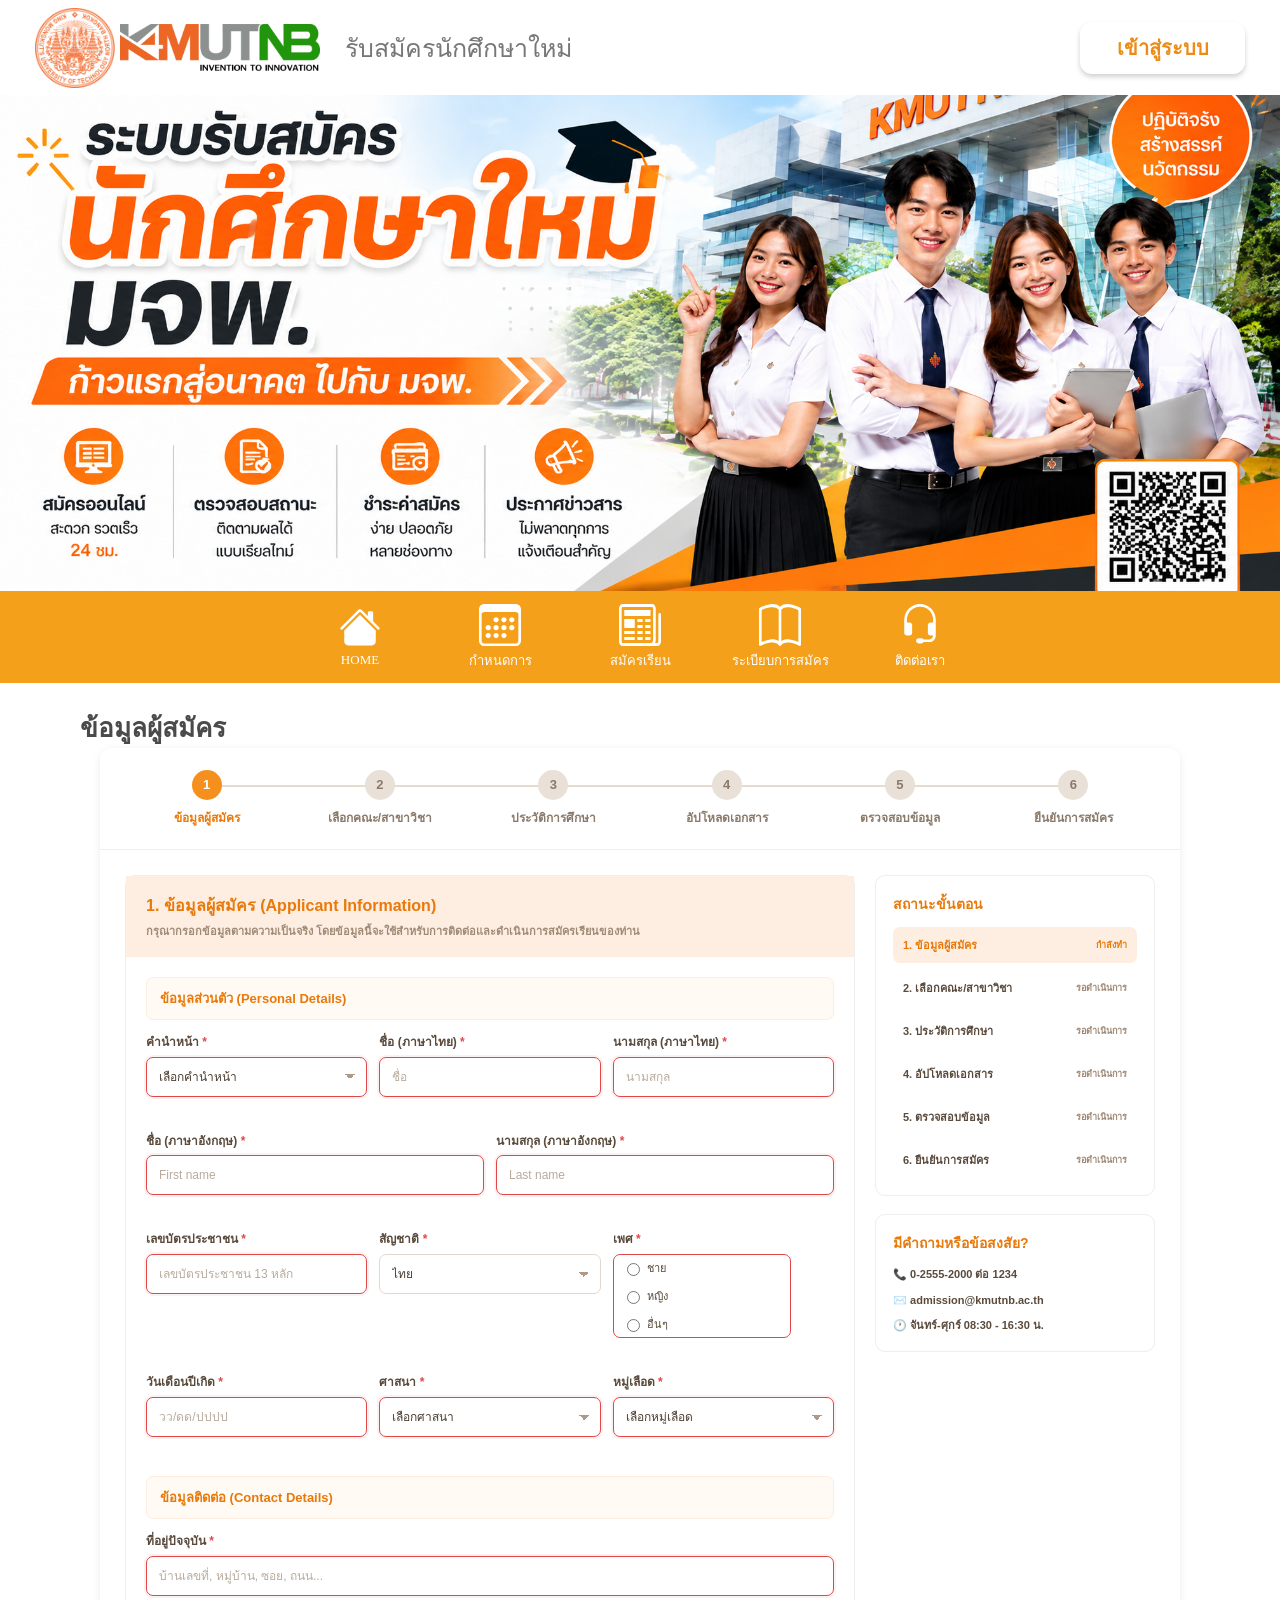
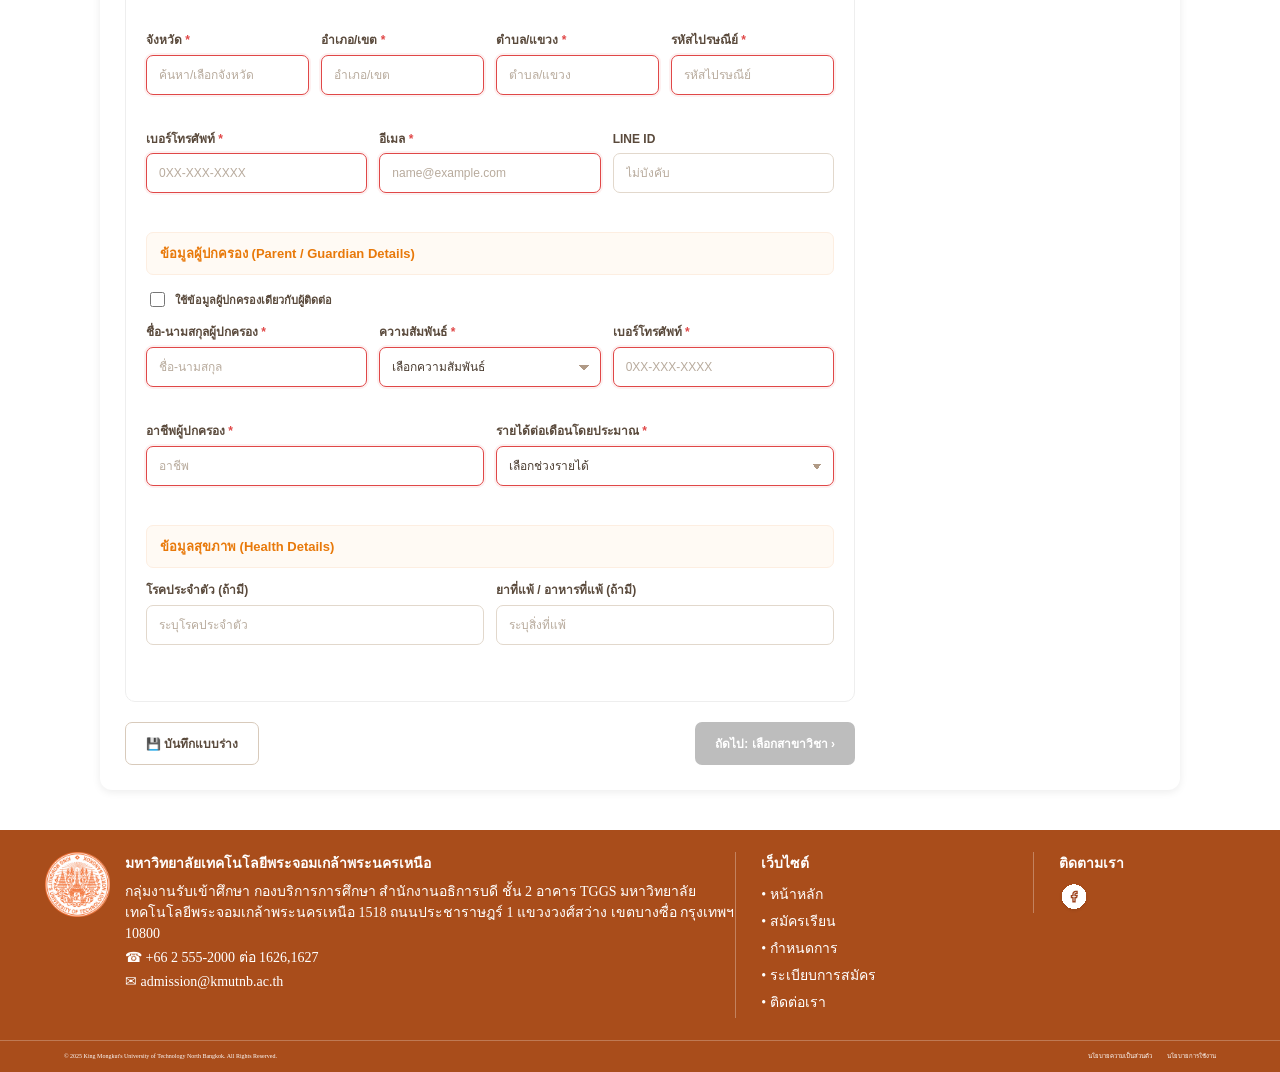
<file: apply.html>
<!DOCTYPE html>
<html lang="th">

<head>
    <meta charset="UTF-8">
    <meta name="viewport" content="width=device-width, initial-scale=1.0">
    <title>ข้อมูลผู้สมัคร - ระบบรับสมัครนักศึกษาใหม่ มจพ.</title>

    <!-- CSS หลักของเว็บไซต์ -->
    <link rel="stylesheet" href="css/style.css">

  <style>
        /* =====================================================
           APPLY PAGE
        ===================================================== */

        .apply-page {
            width: 100%;
            max-width: 1180px;
            margin: 0 auto;
            
            color: #3B2B22;
            font-family: "Segoe UI", "Sarabun", "Tahoma", sans-serif;
            box-sizing: border-box;
        }

        .apply-page *,
        .apply-page *::before,
        .apply-page *::after {
            box-sizing: border-box;
        }

        /* ===============================
           หัวข้อหน้า
        =============================== */

        .apply-page-title {
            padding: 24px 30px 15px;
            font-size: 26px;
            font-weight: 700;
            color: #4a4a4a;
        }

        /* ===============================
           กล่องเนื้อหาหลัก
        =============================== */

        .apply-card {
            background: #ffffff;
            border-radius: 12px;
            margin: 0 20px 25px;
            overflow: hidden;
            box-shadow: 0 2px 8px rgba(0, 0, 0, 0.08);
        }

        /* ===============================
           STEPPER
        =============================== */

        .apply-stepper {
            background: #ffffff;
            padding: 22px 20px;
            overflow-x: auto;
            border-bottom: 1px solid #eeeeee;
        }

        .apply-step-track {
            display: flex;
            align-items: flex-start;
            min-width: 600px;
        }

        .apply-step {
            flex: 1;
            position: relative;
            text-align: center;
        }

        .apply-step::before {
            content: "";
            position: absolute;
            top: 15px;
            left: -50%;
            width: 100%;
            height: 2px;
            background: #e6d9cd;
            z-index: 0;
        }

        .apply-step:first-child::before {
            display: none;
        }

        .apply-step-dot {
            position: relative;
            z-index: 1;
            width: 30px;
            height: 30px;
            line-height: 30px;
            margin: 0 auto 8px;
            border-radius: 50%;
            background: #e9e1d8;
            color: #8a7a6a;
            font-size: 13px;
            font-weight: 700;
        }

        .apply-step-label {
            font-size: 12px;
            color: #8a7a6a;
            font-weight: 600;
            padding: 0 5px;
        }

        .apply-step.is-active .apply-step-dot {
            background: #F5901E;
            color: #ffffff;
        }

        .apply-step.is-active .apply-step-label {
            color: #E8790A;
        }

        /* ===============================
           CONTENT
        =============================== */

        .apply-wrap {
            padding: 25px;
        }

        .apply-layout {
            display: flex;
            align-items: flex-start;
            gap: 20px;
        }

        .apply-main {
            flex: 1;
            min-width: 0;
        }

        .apply-side {
            width: 280px;
            flex-shrink: 0;
            display: flex;
            flex-direction: column;
            gap: 18px;
        }

        /* ===============================
           FORM SECTION
        =============================== */

        .form-section {
            border: 1px solid #eeeeee;
            border-radius: 10px;
            overflow: hidden;
            background: #ffffff;
        }

        .form-section-head {
            background: #FDEEE1;
            padding: 17px 20px;
        }

        .fsh-title {
            color: #E8790A;
            font-size: 16px;
            font-weight: 700;
            margin-bottom: 5px;
        }

        .fsh-sub {
            font-size: 11px;
            color: #a08a76;
            line-height: 1.5;
        }

        .form-body {
            padding: 20px;
        }

        /* ===============================
           SUB HEAD
        =============================== */

        .form-subhead {
            color: #E8790A;
            font-size: 13px;
            font-weight: 700;
            border: 1px solid #FDEEE1;
            background: #fffaf4;
            border-radius: 7px;
            padding: 10px 13px;
            margin: 17px 0 14px;
        }

        .form-body > .form-subhead:first-child {
            margin-top: 0;
        }

        /* ===============================
           FORM ROW
        =============================== */

        .form-row {
            display: flex;
            flex-wrap: wrap;
            gap: 12px;
            margin-bottom: 14px;
        }

        .form-group {
            flex: 1 1 100%;
            min-width: 0;
        }

        .form-row.cols-2 .form-group {
            flex: 1 1 calc(50% - 6px);
        }

        .form-row.cols-3 .form-group {
            flex: 1 1 calc(33.333% - 8px);
        }

        .form-row.cols-4 .form-group {
            flex: 1 1 calc(25% - 9px);
        }

        /* ===============================
           LABEL
        =============================== */

        .form-group > label {
            display: block;
            font-size: 12px;
            color: #5a4a3c;
            margin-bottom: 6px;
            font-weight: 600;
        }

        .form-group label em {
            color: #e04848;
            font-style: normal;
        }

        /* ===============================
           INPUT / SELECT
        =============================== */

        .form-group input[type="text"],
        .form-group input[type="email"],
        .form-group input[type="tel"],
        .form-group select {
            width: 100%;
            height: 40px;
            border: 1px solid #e2d8cc;
            border-radius: 7px;
            padding: 0 12px;
            font-size: 12px;
            color: #4a3c30;
            background: #ffffff;
            font-family: inherit;
            outline: none;
        }

        .form-group input:focus,
        .form-group select:focus {
            border-color: #F5901E;
            box-shadow: 0 0 0 2px rgba(245, 144, 30, 0.12);
        }

        .form-group input::placeholder {
            color: #b8ab9d;
        }

        .form-group select {
            appearance: none;
            background-image:
                linear-gradient(45deg, transparent 50%, #b09a86 50%),
                linear-gradient(135deg, #b09a86 50%, transparent 50%);
            background-position:
                calc(100% - 16px) center,
                calc(100% - 11px) center;
            background-size: 5px 5px, 5px 5px;
            background-repeat: no-repeat;
        }

        /* ===============================
           RADIO
        =============================== */

        .radio-row {
            display: flex;
            align-items: center;
            flex-wrap: wrap;
            gap: 12px;
            min-height: 40px;
        }

        .radio-opt {
            display: flex !important;
            align-items: center;
            gap: 4px;
            margin: 0 !important;
            font-size: 11px !important;
            color: #5a4a3c !important;
            font-weight: 500 !important;
        }

        .radio-opt input {
            width: auto !important;
            height: auto !important;
            accent-color: #F5901E;
        }

        /* ===============================
           CHECKBOX
        =============================== */

        .checkbox-opt {
            display: flex;
            align-items: center;
            gap: 7px;
            font-size: 11px;
            color: #5a4a3c;
            font-weight: 600;
            margin-bottom: 14px;
        }

        .checkbox-opt input {
            width: 15px;
            height: 15px;
            accent-color: #F5901E;
        }

        /* ===============================
           BUTTON
        =============================== */

        .form-actions {
            display: flex;
            justify-content: space-between;
            align-items: center;
            gap: 12px;
            margin-top: 20px;
        }

        .btn-save-draft,
        .btn-next {
            height: 43px;
            border-radius: 7px;
            padding: 0 20px;
            font-family: inherit;
            font-size: 12px;
            font-weight: 700;
            cursor: pointer;
        }

        .btn-save-draft {
            background: #ffffff;
            border: 1px solid #d8cabb;
            color: #5a4a3c;
        }

        .btn-save-draft:hover {
            background: #fffaf4;
        }

        .btn-next {
            background: #F5901E;
            color: #ffffff;
            border: none;
        }

        .btn-next:hover {
            background: #E8790A;
        }

        /* ===============================
           NEXT BUTTON / VALIDATION
        =============================== */

        .btn-next[aria-disabled="true"] {
            background: #bdbdbd !important;
            color: #ffffff !important;
            cursor: not-allowed !important;
            opacity: 1 !important;
            pointer-events: auto;
        }

        .btn-next[aria-disabled="false"] {
            background: #F5901E !important;
            color: #ffffff !important;
            cursor: pointer !important;
            opacity: 1 !important;
        }

        .btn-next.next-disabled {
            background: #bdbdbd !important;
            color: #ffffff !important;
            cursor: pointer !important;
            opacity: 1 !important;
            pointer-events: auto !important;
        }

        .btn-next.next-active {
            background: #F5901E !important;
            color: #ffffff !important;
            cursor: pointer !important;
            opacity: 1 !important;
        }

        .form-group input.input-invalid,
        .form-group select.input-invalid {
            border-color: #e04848 !important;
            box-shadow: 0 0 0 2px rgba(224, 72, 72, .08) !important;
        }

        .form-group input.input-valid,
        .form-group select.input-valid {
            border-color: #F5901E !important;
            box-shadow: 0 0 0 2px rgba(245, 144, 30, .08) !important;
        }

        /* ===============================
           SIDEBAR
        =============================== */

        .side-box {
            border: 1px solid #eeeeee;
            border-radius: 10px;
            padding: 17px;
            background: #ffffff;
        }

        .side-title {
            color: #E8790A;
            font-size: 14px;
            font-weight: 700;
            margin-bottom: 12px;
        }

        .status-list {
            display: flex;
            flex-direction: column;
            gap: 7px;
        }

        .status-item {
            display: flex;
            justify-content: space-between;
            align-items: center;
            gap: 8px;
            font-size: 11px;
            color: #5a4a3c;
            padding: 9px 10px;
            border-radius: 7px;
        }

        .status-item.is-current {
            background: #FDEEE1;
            font-weight: 700;
            color: #E8790A;
        }

        .status-tag {
            font-size: 9px;
            color: #a08a76;
            white-space: nowrap;
        }

        .status-item.is-current .status-tag {
            color: #E8790A;
        }

        .side-contact .contact-line {
            font-size: 11px;
            color: #5a4a3c;
            margin-bottom: 9px;
            line-height: 1.5;
        }

        .side-contact .contact-line:last-child {
            margin-bottom: 0;
        }

        /* ===============================
           FOOTER
        =============================== */

        .apply-footer {
            background: #7A3B1D;
            color: #f0e0d0;
            padding: 25px 30px 0;
        }

        .apply-footer-top {
            display: flex;
            gap: 25px;
            padding-bottom: 20px;
        }

        .apply-footer-brand {
            flex: 1 1 45%;
            display: flex;
            gap: 12px;
        }

        .apply-footer-logo {
            width: 50px;
            height: 50px;
            border-radius: 50%;
            background: rgba(255, 255, 255, 0.1);
            border: 1px dashed rgba(255, 255, 255, 0.4);
            flex-shrink: 0;
        }

        .apply-footer-brand-text {
            font-size: 11px;
            line-height: 1.6;
            color: #e9d9c8;
        }

        .apply-footer-brand-text b {
            display: block;
            font-size: 12px;
            color: #ffffff;
            margin-bottom: 3px;
        }

        .apply-footer-col {
            flex: 0 1 22%;
        }

        .apply-footer-col h4,
        .apply-footer-social h4 {
            font-size: 12px;
            color: #ffffff;
            margin-bottom: 9px;
        }

        .apply-footer-col ul {
            list-style: none;
            font-size: 10px;
            line-height: 2;
            color: #e2cfba;
        }

        .apply-footer-social {
            flex: 0 1 20%;
        }

        .social-icons {
            display: flex;
            gap: 8px;
        }

        .social-icons .s {
            width: 25px;
            height: 25px;
            border-radius: 50%;
            background: rgba(255, 255, 255, 0.15);
            display: flex;
            align-items: center;
            justify-content: center;
            font-size: 10px;
            color: #ffffff;
        }

        .apply-footer-bottom {
            border-top: 1px solid rgba(255, 255, 255, 0.15);
            display: flex;
            flex-wrap: wrap;
            gap: 8px 20px;
            justify-content: space-between;
            font-size: 9px;
            color: #cbb097;
            padding: 12px 0;
        }

        /* =====================================================
           RESPONSIVE
        ===================================================== */

        @media (max-width: 900px) {

            .apply-page-title {
                font-size: 22px;
                padding: 20px 20px 12px;
            }

            .apply-card {
                margin: 0 12px 20px;
            }

            .apply-layout {
                flex-direction: column;
            }

            .apply-main {
                width: 100%;
            }

            .apply-side {
                width: 100%;
                display: grid;
                grid-template-columns: 1fr 1fr;
            }

            .form-row.cols-3 .form-group {
                flex: 1 1 calc(50% - 6px);
            }

            .form-row.cols-4 .form-group {
                flex: 1 1 calc(50% - 6px);
            }

            .apply-footer-top {
                flex-wrap: wrap;
            }

            .apply-footer-brand {
                flex: 1 1 100%;
            }

            .apply-footer-col,
            .apply-footer-social {
                flex: 1 1 30%;
            }
        }

        @media (max-width: 600px) {

            .apply-page-title {
                font-size: 19px;
                padding: 16px 14px 10px;
            }

            .apply-card {
                margin: 0 7px 15px;
                border-radius: 8px;
            }

            .apply-stepper {
                padding: 16px 10px;
            }

            .apply-step-track {
                min-width: 560px;
            }

            .apply-step-label {
                font-size: 10px;
            }

            .apply-wrap {
                padding: 12px;
            }

            .form-section-head {
                padding: 14px;
            }

            .fsh-title {
                font-size: 14px;
            }

            .fsh-sub {
                font-size: 10px;
            }

            .form-body {
                padding: 14px;
            }

            .form-row.cols-2 .form-group,
            .form-row.cols-3 .form-group,
            .form-row.cols-4 .form-group {
                flex: 1 1 100%;
            }

            .apply-side {
                display: flex;
                flex-direction: column;
            }

            .form-actions {
                flex-direction: column;
            }

            .btn-save-draft,
            .btn-next {
                width: 100%;
            }

            .apply-footer {
                padding: 20px 15px 0;
            }

            .apply-footer-top {
                flex-direction: column;
            }

            .apply-footer-col,
            .apply-footer-social {
                width: 100%;
            }
        }

        /* ===============================
           FORM VALIDATION + PROVINCE PICKER
        =============================== */
        .btn-next:disabled {
            background: #d7d7d7;
            color: #999999;
            cursor: not-allowed;
            box-shadow: none;
        }

        .btn-next:disabled:hover {
            background: #d7d7d7;
        }

        .form-group input.input-invalid,
        .form-group select.input-invalid {
            border-color: #e04848 !important;
            box-shadow: 0 0 0 2px rgba(224, 72, 72, 0.08) !important;
        }

        .radio-row.input-invalid {
            border: 1px solid #e04848;
            border-radius: 7px;
            padding: 5px 8px;
        }

        .province-picker {
            position: relative;
            width: 100%;
        }

        .province-list {
            position: absolute;
            top: calc(100% + 4px);
            left: 0;
            right: 0;
            max-height: 220px;
            overflow-y: auto;
            background: #ffffff;
            border: 1px solid #e2d8cc;
            border-radius: 7px;
            box-shadow: 0 5px 15px rgba(0, 0, 0, 0.12);
            z-index: 100;
            display: none;
        }

        .province-list.show {
            display: block;
        }

        .province-option {
            display: block;
            width: 100%;
            border: none;
            background: #ffffff;
            color: #4a3c30;
            padding: 10px 12px;
            text-align: left;
            font-family: inherit;
            font-size: 12px;
            cursor: pointer;
        }

        .province-option:hover {
            background: #FDEEE1;
            color: #E8790A;
        }

        .form-group input:disabled {
            background: #f3f3f3;
            color: #999999;
            cursor: not-allowed;
        }

        /* ป้องกัน dropdown จังหวัดถูกตัด */
        .apply-page .form-section,
        .apply-page .form-body {
            overflow: visible;
        }

        

    </style>
</head>

<body>

<div class="page">

   <!-- ================= TOP ================= -->
    <header class="site-header">

      <!-- TOP NAVBAR -->
      <div class="top-navbar">

        <div class="navbar-logo">
          <img src="img/logo.png" alt="KMUTNB">

        </div>
        <img src="img/kmutnb.png" width="200" alt="KMUTNB">
        <div class="navbar-title">
          รับสมัครนักศึกษาใหม่
        </div>

     <a href="sign.html" class="login-button">
    เข้าสู่ระบบ
      </a>
      </div>


      <!-- ================= BANNER ================= -->
      
      <div class="banner">
        <img src="img/back.png" alt="Banner">
      </div>


      <!-- ================= ORANGE NAVBAR ================= -->
      <nav class="main-navbar">

        <a href="index.html" class="nav-item active">

          <div class="nav-icon">
            <svg width="66" height="66" viewBox="0 0 66 66" fill="none" xmlns="http://www.w3.org/2000/svg">
              <path
                d="M35.9164 6.18748C35.1428 5.41416 34.0938 4.97974 33 4.97974C31.9062 4.97974 30.8572 5.41416 30.0836 6.18748L2.66473 33.6022C2.47297 33.794 2.32085 34.0216 2.21707 34.2722C2.11329 34.5227 2.05988 34.7913 2.05988 35.0625C2.05988 35.3337 2.11329 35.6022 2.21707 35.8528C2.32085 36.1033 2.47297 36.331 2.66473 36.5227C3.05201 36.91 3.57728 37.1276 4.12498 37.1276C4.39617 37.1276 4.66471 37.0742 4.91526 36.9704C5.16581 36.8666 5.39347 36.7145 5.58523 36.5227L33 9.10386L60.4147 36.5227C60.802 36.91 61.3273 37.1276 61.875 37.1276C62.4227 37.1276 62.9479 36.91 63.3352 36.5227C63.7225 36.1354 63.9401 35.6102 63.9401 35.0625C63.9401 34.5148 63.7225 33.9895 63.3352 33.6022L53.625 23.8961V10.3125C53.625 9.76547 53.4077 9.24087 53.0209 8.85407C52.6341 8.46728 52.1095 8.24998 51.5625 8.24998H47.4375C46.8905 8.24998 46.3659 8.46728 45.9791 8.85407C45.5923 9.24087 45.375 9.76547 45.375 10.3125V15.6461L35.9164 6.18748Z"
                fill="white" />
              <path
                d="M33 13.5836L57.75 38.3336V55.6875C57.75 57.3285 57.0981 58.9023 55.9377 60.0627C54.7773 61.2231 53.2035 61.875 51.5625 61.875H14.4375C12.7965 61.875 11.2227 61.2231 10.0623 60.0627C8.9019 58.9023 8.25 57.3285 8.25 55.6875V38.3336L33 13.5836Z"
                fill="white" />
            </svg>

          </div>

          <span>HOME</span>

        </a>


        <a href="timeline.html" class="nav-item">

          <div class="nav-icon">
            <svg width="60" height="60" viewBox="0 0 60 60" fill="none" xmlns="http://www.w3.org/2000/svg">
              <g clip-path="url(#clip0_89_853)">
                <path
                  d="M52.5 0H7.5C5.51088 0 3.60322 0.790176 2.1967 2.1967C0.790176 3.60322 0 5.51088 0 7.5L0 52.5C0 54.4891 0.790176 56.3968 2.1967 57.8033C3.60322 59.2098 5.51088 60 7.5 60H52.5C54.4891 60 56.3968 59.2098 57.8033 57.8033C59.2098 56.3968 60 54.4891 60 52.5V7.5C60 5.51088 59.2098 3.60322 57.8033 2.1967C56.3968 0.790176 54.4891 0 52.5 0ZM3.75 14.4638C3.75 12.69 5.43 11.25 7.5 11.25H52.5C54.57 11.25 56.25 12.69 56.25 14.4638V53.0362C56.25 54.81 54.57 56.25 52.5 56.25H7.5C5.43 56.25 3.75 54.81 3.75 53.0362V14.4638Z"
                  fill="white" />
                <path
                  d="M24.375 26.25C25.3696 26.25 26.3234 25.8549 27.0267 25.1516C27.7299 24.4484 28.125 23.4946 28.125 22.5C28.125 21.5054 27.7299 20.5516 27.0267 19.8484C26.3234 19.1451 25.3696 18.75 24.375 18.75C23.3804 18.75 22.4266 19.1451 21.7234 19.8484C21.0201 20.5516 20.625 21.5054 20.625 22.5C20.625 23.4946 21.0201 24.4484 21.7234 25.1516C22.4266 25.8549 23.3804 26.25 24.375 26.25ZM35.625 26.25C36.6196 26.25 37.5734 25.8549 38.2766 25.1516C38.9799 24.4484 39.375 23.4946 39.375 22.5C39.375 21.5054 38.9799 20.5516 38.2766 19.8484C37.5734 19.1451 36.6196 18.75 35.625 18.75C34.6304 18.75 33.6766 19.1451 32.9734 19.8484C32.2701 20.5516 31.875 21.5054 31.875 22.5C31.875 23.4946 32.2701 24.4484 32.9734 25.1516C33.6766 25.8549 34.6304 26.25 35.625 26.25ZM46.875 26.25C47.8696 26.25 48.8234 25.8549 49.5267 25.1516C50.2299 24.4484 50.625 23.4946 50.625 22.5C50.625 21.5054 50.2299 20.5516 49.5267 19.8484C48.8234 19.1451 47.8696 18.75 46.875 18.75C45.8804 18.75 44.9266 19.1451 44.2234 19.8484C43.5201 20.5516 43.125 21.5054 43.125 22.5C43.125 23.4946 43.5201 24.4484 44.2234 25.1516C44.9266 25.8549 45.8804 26.25 46.875 26.25ZM13.125 37.5C14.1196 37.5 15.0734 37.1049 15.7766 36.4017C16.4799 35.6984 16.875 34.7446 16.875 33.75C16.875 32.7554 16.4799 31.8016 15.7766 31.0984C15.0734 30.3951 14.1196 30 13.125 30C12.1304 30 11.1766 30.3951 10.4733 31.0984C9.77009 31.8016 9.375 32.7554 9.375 33.75C9.375 34.7446 9.77009 35.6984 10.4733 36.4017C11.1766 37.1049 12.1304 37.5 13.125 37.5ZM24.375 37.5C25.3696 37.5 26.3234 37.1049 27.0267 36.4017C27.7299 35.6984 28.125 34.7446 28.125 33.75C28.125 32.7554 27.7299 31.8016 27.0267 31.0984C26.3234 30.3951 25.3696 30 24.375 30C23.3804 30 22.4266 30.3951 21.7234 31.0984C21.0201 31.8016 20.625 32.7554 20.625 33.75C20.625 34.7446 21.0201 35.6984 21.7234 36.4017C22.4266 37.1049 23.3804 37.5 24.375 37.5ZM35.625 37.5C36.6196 37.5 37.5734 37.1049 38.2766 36.4017C38.9799 35.6984 39.375 34.7446 39.375 33.75C39.375 32.7554 38.9799 31.8016 38.2766 31.0984C37.5734 30.3951 36.6196 30 35.625 30C34.6304 30 33.6766 30.3951 32.9734 31.0984C32.2701 31.8016 31.875 32.7554 31.875 33.75C31.875 34.7446 32.2701 35.6984 32.9734 36.4017C33.6766 37.1049 34.6304 37.5 35.625 37.5ZM46.875 37.5C47.8696 37.5 48.8234 37.1049 49.5267 36.4017C50.2299 35.6984 50.625 34.7446 50.625 33.75C50.625 32.7554 50.2299 31.8016 49.5267 31.0984C48.8234 30.3951 47.8696 30 46.875 30C45.8804 30 44.9266 30.3951 44.2234 31.0984C43.5201 31.8016 43.125 32.7554 43.125 33.75C43.125 34.7446 43.5201 35.6984 44.2234 36.4017C44.9266 37.1049 45.8804 37.5 46.875 37.5ZM13.125 48.75C14.1196 48.75 15.0734 48.3549 15.7766 47.6516C16.4799 46.9484 16.875 45.9946 16.875 45C16.875 44.0054 16.4799 43.0516 15.7766 42.3484C15.0734 41.6451 14.1196 41.25 13.125 41.25C12.1304 41.25 11.1766 41.6451 10.4733 42.3484C9.77009 43.0516 9.375 44.0054 9.375 45C9.375 45.9946 9.77009 46.9484 10.4733 47.6516C11.1766 48.3549 12.1304 48.75 13.125 48.75ZM24.375 48.75C25.3696 48.75 26.3234 48.3549 27.0267 47.6516C27.7299 46.9484 28.125 45.9946 28.125 45C28.125 44.0054 27.7299 43.0516 27.0267 42.3484C26.3234 41.6451 25.3696 41.25 24.375 41.25C23.3804 41.25 22.4266 41.6451 21.7234 42.3484C21.0201 43.0516 20.625 44.0054 20.625 45C20.625 45.9946 21.0201 46.9484 21.7234 47.6516C22.4266 48.3549 23.3804 48.75 24.375 48.75ZM35.625 48.75C36.6196 48.75 37.5734 48.3549 38.2766 47.6516C38.9799 46.9484 39.375 45.9946 39.375 45C39.375 44.0054 38.9799 43.0516 38.2766 42.3484C37.5734 41.6451 36.6196 41.25 35.625 41.25C34.6304 41.25 33.6766 41.6451 32.9734 42.3484C32.2701 43.0516 31.875 44.0054 31.875 45C31.875 45.9946 32.2701 46.9484 32.9734 47.6516C33.6766 48.3549 34.6304 48.75 35.625 48.75Z"
                  fill="white" />
              </g>
              <defs>
                <clipPath id="clip0_89_853">
                  <rect width="60" height="60" fill="white" />
                </clipPath>
              </defs>
            </svg>

          </div>

          <span>กำหนดการ</span>

        </a>


        <a href="sign.html" class="nav-item">

          <div class="nav-icon">
            <svg width="60" height="60" viewBox="0 0 60 60" fill="none" xmlns="http://www.w3.org/2000/svg">
              <path
                d="M1.12736e-05 6.42857C1.12736e-05 4.72361 0.592643 3.08848 1.64754 1.88289C2.70243 0.677294 4.13317 0 5.62501 0H46.875C48.3668 0 49.7976 0.677294 50.8525 1.88289C51.9074 3.08848 52.5 4.72361 52.5 6.42857V51.5486C52.5 52.8343 52.3125 54.3514 51.6075 55.7143H54.375C54.8723 55.7143 55.3492 55.4885 55.7008 55.0867C56.0525 54.6848 56.25 54.1397 56.25 53.5714V15C56.25 14.4317 56.4475 13.8866 56.7992 13.4848C57.1508 13.0829 57.6277 12.8571 58.125 12.8571C58.6223 12.8571 59.0992 13.0829 59.4508 13.4848C59.8025 13.8866 60 14.4317 60 15V53.5714C60 55.2764 59.4074 56.9115 58.3525 58.1171C57.2976 59.3227 55.8668 60 54.375 60H5.61376C4.8756 60 4.1447 59.8336 3.46287 59.5104C2.78104 59.1872 2.16169 58.7135 1.64026 58.1163C1.11883 57.5192 0.705554 56.8104 0.424099 56.0306C0.142644 55.2507 -0.001468 54.415 1.12736e-05 53.5714V6.42857ZM45 55.7143C46.3875 55.7143 47.4525 54.81 48.1987 53.8243C48.5437 53.37 48.75 52.6286 48.75 51.5486V6.42857C48.75 5.86025 48.5525 5.31521 48.2008 4.91334C47.8492 4.51148 47.3723 4.28571 46.875 4.28571H5.62501C5.12773 4.28571 4.65082 4.51148 4.29918 4.91334C3.94755 5.31521 3.75001 5.86025 3.75001 6.42857V53.5714C3.75001 54.7629 4.58626 55.7143 5.61376 55.7143H45Z"
                fill="white" />
              <path
                d="M7.5 8.57141H45V17.1428H7.5V8.57141ZM7.5 21.4286H22.5V34.2857H7.5V21.4286ZM7.5 38.5714H22.5V42.8571H7.5V38.5714ZM7.5 47.1428H22.5V51.4286H7.5V47.1428ZM26.25 21.4286H33.75V25.7143H26.25V21.4286ZM37.5 21.4286H45V25.7143H37.5V21.4286ZM26.25 30H33.75V34.2857H26.25V30ZM37.5 30H45V34.2857H37.5V30ZM26.25 38.5714H33.75V42.8571H26.25V38.5714ZM37.5 38.5714H45V42.8571H37.5V38.5714ZM26.25 47.1428H33.75V51.4286H26.25V47.1428ZM37.5 47.1428H45V51.4286H37.5V47.1428Z"
                fill="white" />
            </svg>

          </div>

          <span>สมัครเรียน</span>

        </a>


        <a href="signment.html" class="nav-item">

          <div class="nav-icon">
            <svg width="60" height="60" viewBox="0 0 60 60" fill="none" xmlns="http://www.w3.org/2000/svg">
              <path
                d="M3.75 8.84675C7.06875 7.15261 11.8275 5.32568 16.455 4.75792C21.4425 4.14437 25.6725 5.04638 28.125 8.20115V52.8257C24.6187 50.399 20.175 50.0647 16.0763 50.5684C11.6513 51.1178 7.18875 52.6792 3.75 54.2818V8.84675ZM31.875 8.20115C34.3275 5.04638 38.5575 4.14437 43.545 4.75792C48.1725 5.32568 52.9313 7.15261 56.25 8.84675V54.2818C52.8075 52.6792 48.3488 51.1133 43.9238 50.573C39.8213 50.0647 35.3812 50.3944 31.875 52.8257V8.20115ZM30 4.06195C26.3062 0.18374 20.9513 -0.393183 16.0763 0.202055C10.3988 0.902605 4.66875 3.27898 1.09875 5.26158C0.771184 5.44349 0.493407 5.73664 0.298579 6.10606C0.10375 6.47547 9.96428e-05 6.90554 0 7.34492L0 57.7113C8.68575e-05 58.0943 0.0788893 58.4712 0.229189 58.8074C0.379489 59.1437 0.596481 59.4285 0.860291 59.6358C1.1241 59.8431 1.42629 59.9662 1.73919 59.994C2.05208 60.0217 2.36568 59.9532 2.65125 59.7946C5.95875 57.9631 11.2875 55.7607 16.4513 55.1243C21.735 54.4741 26.1637 55.5226 28.5375 59.1398C28.7132 59.4072 28.9358 59.623 29.1889 59.7713C29.4421 59.9196 29.7192 59.9966 30 59.9966C30.2808 59.9966 30.5579 59.9196 30.8111 59.7713C31.0642 59.623 31.2868 59.4072 31.4625 59.1398C33.8363 55.5226 38.265 54.4741 43.545 55.1243C48.7125 55.7607 54.045 57.9631 57.3488 59.7946C57.6343 59.9532 57.9479 60.0217 58.2608 59.994C58.5737 59.9662 58.8759 59.8431 59.1397 59.6358C59.4035 59.4285 59.6205 59.1437 59.7708 58.8074C59.9211 58.4712 59.9999 58.0943 60 57.7113V7.34492C59.9999 6.90554 59.8962 6.47547 59.7014 6.10606C59.5066 5.73664 59.2288 5.44349 58.9012 5.26158C55.3312 3.27898 49.6013 0.902605 43.9238 0.202055C39.0488 -0.397762 33.6937 0.18374 30 4.06195Z"
                fill="white" />
            </svg>

          </div>

          <span>ระเบียบการสมัคร</span>

        </a>


        <a href="contact.html" class="nav-item">

          <div class="nav-icon">
            <svg width="60" height="60" viewBox="0 0 60 60" fill="none" xmlns="http://www.w3.org/2000/svg">
              <path
                d="M30 3.75C25.0272 3.75 20.2581 5.72544 16.7417 9.24175C13.2254 12.7581 11.25 17.5272 11.25 22.5V26.25H15C15.9946 26.25 16.9484 26.6451 17.6516 27.3484C18.3549 28.0516 18.75 29.0054 18.75 30V41.25C18.75 42.2446 18.3549 43.1984 17.6516 43.9016C16.9484 44.6049 15.9946 45 15 45H11.25C10.2554 45 9.30161 44.6049 8.59835 43.9016C7.89509 43.1984 7.5 42.2446 7.5 41.25V22.5C7.5 19.5453 8.08198 16.6194 9.21271 13.8896C10.3434 11.1598 12.0008 8.67942 14.0901 6.5901C16.1794 4.50078 18.6598 2.84344 21.3896 1.71271C24.1194 0.58198 27.0453 0 30 0C32.9547 0 35.8806 0.58198 38.6104 1.71271C41.3402 2.84344 43.8206 4.50078 45.9099 6.5901C47.9992 8.67942 49.6566 11.1598 50.7873 13.8896C51.918 16.6194 52.5 19.5453 52.5 22.5V45C52.5 47.4864 51.5123 49.871 49.7541 51.6291C47.996 53.3873 45.6114 54.375 43.125 54.375H35.1225C34.7934 54.9451 34.32 55.4184 33.7499 55.7476C33.1799 56.0767 32.5332 56.25 31.875 56.25H28.125C27.1304 56.25 26.1766 55.8549 25.4734 55.1516C24.7701 54.4484 24.375 53.4946 24.375 52.5C24.375 51.5054 24.7701 50.5516 25.4734 49.8484C26.1766 49.1451 27.1304 48.75 28.125 48.75H31.875C32.5332 48.75 33.1799 48.9233 33.7499 49.2524C34.32 49.5816 34.7934 50.0549 35.1225 50.625H43.125C44.6168 50.625 46.0476 50.0324 47.1025 48.9775C48.1574 47.9226 48.75 46.4918 48.75 45H45C44.0054 45 43.0516 44.6049 42.3484 43.9016C41.6451 43.1984 41.25 42.2446 41.25 41.25V30C41.25 29.0054 41.6451 28.0516 42.3484 27.3484C43.0516 26.6451 44.0054 26.25 45 26.25H48.75V22.5C48.75 20.0377 48.265 17.5995 47.3227 15.3247C46.3805 13.0498 44.9994 10.9828 43.2583 9.24175C41.5172 7.50065 39.4502 6.11953 37.1753 5.17726C34.9005 4.23498 32.4623 3.75 30 3.75Z"
                fill="white" />
            </svg>

          </div>

          <span>ติดต่อเรา</span>

        </a>

      </nav>

    </header>


    <!-- =====================================================
         APPLY CONTENT
    ===================================================== -->

    <main class="apply-page">

        <div class="apply-page-title">
            ข้อมูลผู้สมัคร

        <div class="apply-card">

            <!-- ================= STEP ================= -->

            <div class="apply-stepper">

                <div class="apply-step-track">

                    <div class="apply-step is-active">
                        <div class="apply-step-dot">1</div>
                        <div class="apply-step-label">
                            ข้อมูลผู้สมัคร
                        </div>
                    </div>

                    <div class="apply-step">
                        <div class="apply-step-dot">2</div>
                        <div class="apply-step-label">
                            เลือกคณะ/สาขาวิชา
                        </div>
                    </div>

                    <div class="apply-step">
                        <div class="apply-step-dot">3</div>
                        <div class="apply-step-label">
                            ประวัติการศึกษา
                        </div>
                    </div>

                    <div class="apply-step">
                        <div class="apply-step-dot">4</div>
                        <div class="apply-step-label">
                            อัปโหลดเอกสาร
                        </div>
                    </div>

                    <div class="apply-step">
                        <div class="apply-step-dot">5</div>
                        <div class="apply-step-label">
                            ตรวจสอบข้อมูล
                        </div>
                    </div>

                    <div class="apply-step">
                        <div class="apply-step-dot">6</div>
                        <div class="apply-step-label">
                            ยืนยันการสมัคร
                        </div>
                    </div>

                </div>

            </div>


            <!-- ================= FORM ================= -->

            <div class="apply-wrap">

                <div class="apply-layout">

                    <!-- ================= MAIN FORM ================= -->

                    <div class="apply-main">

                        <div class="form-section">

                            <div class="form-section-head">

                                <div class="fsh-title">
                                    1. ข้อมูลผู้สมัคร (Applicant Information)
                                </div>

                                <div class="fsh-sub">
                                    กรุณากรอกข้อมูลตามความเป็นจริง
                                    โดยข้อมูลนี้จะใช้สำหรับการติดต่อและดำเนินการสมัครเรียนของท่าน
                                </div>

                            </div>


                            <div class="form-body">

                                <!-- PERSONAL -->

                                <div class="form-subhead">
                                    ข้อมูลส่วนตัว (Personal Details)
                                </div>


                                <div class="form-row cols-3">

                                    <div class="form-group">
                                        <label>
                                            คำนำหน้า <em>*</em>
                                        </label>

                                        <select id="prefix" name="prefix" required>
                                            <option value="" selected disabled>เลือกคำนำหน้า</option>
                                            <option value="นาย">นาย</option>
                                            <option value="นางสาว">นางสาว</option>
                                            <option value="นาง">นาง</option>
                                        </select>
                                    </div>


                                    <div class="form-group">
                                        <label>
                                            ชื่อ (ภาษาไทย) <em>*</em>
                                        </label>

                                        <input type="text" id="firstNameTh" name="firstNameTh"
                                               maxlength="80" placeholder="ชื่อ" required>
                                    </div>


                                    <div class="form-group">
                                        <label>
                                            นามสกุล (ภาษาไทย) <em>*</em>
                                        </label>

                                        <input type="text" id="lastNameTh" name="lastNameTh"
                                               maxlength="80" placeholder="นามสกุล" required>
                                    </div>

                                </div>


                                <div class="form-row cols-2">

                                    <div class="form-group">
                                        <label>
                                            ชื่อ (ภาษาอังกฤษ) <em>*</em>
                                        </label>

                                        <input type="text" id="firstNameEn" name="firstNameEn"
                                               maxlength="80" placeholder="First name" required>
                                    </div>


                                    <div class="form-group">
                                        <label>
                                            นามสกุล (ภาษาอังกฤษ) <em>*</em>
                                        </label>

                                        <input type="text" id="lastNameEn" name="lastNameEn"
                                               maxlength="80" placeholder="Last name" required>
                                    </div>

                                </div>


                                <div class="form-row cols-3">

                                    <div class="form-group">
                                        <label>
                                            เลขบัตรประชาชน <em>*</em>
                                        </label>

                                        <input type="text" id="citizenId" name="citizenId"
                                               inputmode="numeric"
                                               maxlength="13"
                                               autocomplete="off"
                                               placeholder="เลขบัตรประชาชน 13 หลัก">
                                    </div>


                                    <div class="form-group">
                                        <label>
                                            สัญชาติ <em>*</em>
                                        </label>

                                        <select id="nationality" name="nationality" required>
                                            <option value="ไทย" selected>ไทย</option>
                                            <option value="other">อื่นๆ</option>
                                        </select>
                                    </div>


                                    <div class="form-group">

                                        <label>
                                            เพศ <em>*</em>
                                        </label>

                                        <div class="radio-row">

                                            <label class="radio-opt">
                                                <input type="radio"
                                                       name="gender"
                                                       value="ชาย">
                                                ชาย
                                            </label>

                                            <label class="radio-opt">
                                                <input type="radio"
                                                       name="gender"
                                                       value="หญิง">
                                                หญิง
                                            </label>

                                            <label class="radio-opt">
                                                <input type="radio"
                                                       name="gender"
                                                       value="อื่นๆ">
                                                อื่นๆ
                                            </label>

                                        </div>

                                    </div>

                                </div>


                                <div class="form-row cols-3">

                                    <div class="form-group">
                                        <label>
                                            วันเดือนปีเกิด <em>*</em>
                                        </label>

                                        <input type="text" id="birthDate" name="birthDate"
                                               inputmode="numeric"
                                               maxlength="10"
                                               placeholder="วว/ดด/ปปปป" required>
                                    </div>


                                    <div class="form-group">
                                        <label>
                                            ศาสนา <em>*</em>
                                        </label>

                                        <select id="religion" name="religion" required>
                                            <option value="" selected disabled>เลือกศาสนา</option>
                                            <option value="พุทธ">พุทธ</option>
                                            <option value="อิสลาม">อิสลาม</option>
                                            <option value="คริสต์">คริสต์</option>
                                            <option value="อื่นๆ">อื่นๆ</option>
                                        </select>
                                    </div>


                                    <div class="form-group">
                                        <label>
                                            หมู่เลือด <em>*</em>
                                        </label>

                                        <select id="bloodType" name="bloodType" required>
                                            <option value="" selected disabled>เลือกหมู่เลือด</option>
                                            <option value="A">A</option>
                                            <option value="B">B</option>
                                            <option value="AB">AB</option>
                                            <option value="O">O</option>
                                        </select>
                                    </div>

                                </div>


                                <!-- CONTACT -->

                                <div class="form-subhead">
                                    ข้อมูลติดต่อ (Contact Details)
                                </div>


                                <div class="form-row">

                                    <div class="form-group">

                                        <label>
                                            ที่อยู่ปัจจุบัน <em>*</em>
                                        </label>

                                        <input type="text" id="address" name="address"
                                               maxlength="250"
                                               placeholder="บ้านเลขที่, หมู่บ้าน, ซอย, ถนน..." required>

                                    </div>

                                </div>


                                <div class="form-row cols-4">

                                    <div class="form-group">
                                        <label>
                                            จังหวัด <em>*</em>
                                        </label>

                                        <div class="province-picker">
                                                <input type="text" id="province" name="province"
                                                       maxlength="80"
                                                       placeholder="ค้นหา/เลือกจังหวัด"
                                                       autocomplete="off"
                                                       required>
                                                <div id="provinceList" class="province-list"></div>
                                            </div>
                                    </div>


                                    <div class="form-group">
                                        <label>
                                            อำเภอ/เขต <em>*</em>
                                        </label>

                                        <input type="text" id="district" name="district"
                                               maxlength="80"
                                               placeholder="อำเภอ/เขต" required>
                                    </div>


                                    <div class="form-group">
                                        <label>
                                            ตำบล/แขวง <em>*</em>
                                        </label>

                                        <input type="text" id="subdistrict" name="subdistrict"
                                               maxlength="80"
                                               placeholder="ตำบล/แขวง" required>
                                    </div>


                                    <div class="form-group">
                                        <label>
                                            รหัสไปรษณีย์ <em>*</em>
                                        </label>

                                        <input type="text" id="postalCode" name="postalCode"
                                               inputmode="numeric"
                                               maxlength="5"
                                               placeholder="รหัสไปรษณีย์" required>
                                    </div>

                                </div>


                                <div class="form-row cols-3">

                                    <div class="form-group">
                                        <label>
                                            เบอร์โทรศัพท์ <em>*</em>
                                        </label>

                                        <input type="tel" id="phone" name="phone"
                                               inputmode="numeric"
                                               maxlength="10"
                                               placeholder="0XX-XXX-XXXX" required>
                                    </div>


                                    <div class="form-group">
                                        <label>
                                            อีเมล <em>*</em>
                                        </label>

                                        <input type="email" id="email" name="email"
                                               maxlength="120"
                                               placeholder="name@example.com" required>
                                    </div>


                                    <div class="form-group">
                                        <label>
                                            LINE ID
                                        </label>

                                        <input type="text" id="lineId" name="lineId"
                                               maxlength="50"
                                               placeholder="ไม่บังคับ">
                                    </div>

                                </div>


                                <!-- PARENT -->

                                <div class="form-subhead">
                                    ข้อมูลผู้ปกครอง (Parent / Guardian Details)
                                </div>


                                <label class="checkbox-opt">

                                    <input type="checkbox" id="sameGuardian" name="sameGuardian">

                                    ใช้ข้อมูลผู้ปกครองเดียวกับผู้ติดต่อ

                                </label>


                                <div class="form-row cols-3">

                                    <div class="form-group">

                                        <label>
                                            ชื่อ-นามสกุลผู้ปกครอง <em>*</em>
                                        </label>

                                        <input type="text" id="guardianName" name="guardianName"
                                               maxlength="120"
                                               placeholder="ชื่อ-นามสกุล" required>

                                    </div>


                                    <div class="form-group">

                                        <label>
                                            ความสัมพันธ์ <em>*</em>
                                        </label>

                                        <select id="guardianRelation" name="guardianRelation" required>
                                            <option value="" selected disabled>เลือกความสัมพันธ์</option>
                                            <option value="บิดา">บิดา</option>
                                            <option value="มารดา">มารดา</option>
                                            <option value="ผู้ปกครองตามกฎหมาย">ผู้ปกครองตามกฎหมาย</option>
                                        </select>

                                    </div>


                                    <div class="form-group">

                                        <label>
                                            เบอร์โทรศัพท์ <em>*</em>
                                        </label>

                                        <input type="tel" id="guardianPhone" name="guardianPhone"
                                               inputmode="numeric"
                                               maxlength="10"
                                               placeholder="0XX-XXX-XXXX" required>

                                    </div>

                                </div>


                                <div class="form-row cols-2">

                                    <div class="form-group">

                                        <label>
                                            อาชีพผู้ปกครอง <em>*</em>
                                        </label>

                                        <input type="text" id="guardianOccupation" name="guardianOccupation"
                                               maxlength="100"
                                               placeholder="อาชีพ" required>

                                    </div>


                                    <div class="form-group">

                                        <label>
                                            รายได้ต่อเดือนโดยประมาณ <em>*</em>
                                        </label>

                                        <select id="guardianIncome" name="guardianIncome" required>

                                            <option value="" selected disabled>
                                                เลือกช่วงรายได้
                                            </option>

                                            <option value="ต่ำกว่า 15,000 บาท">
                                                ต่ำกว่า 15,000 บาท
                                            </option>

                                            <option value="15,000 - 30,000 บาท">
                                                15,000 - 30,000 บาท
                                            </option>

                                            <option value="มากกว่า 30,000 บาท">
                                                มากกว่า 30,000 บาท
                                            </option>

                                        </select>

                                    </div>

                                </div>


                                <!-- HEALTH -->

                                <div class="form-subhead">
                                    ข้อมูลสุขภาพ (Health Details)
                                </div>


                                <div class="form-row cols-2">

                                    <div class="form-group">

                                        <label>
                                            โรคประจำตัว (ถ้ามี)
                                        </label>

                                        <input type="text" id="disease" name="disease"
                                               maxlength="200"
                                               placeholder="ระบุโรคประจำตัว">

                                    </div>


                                    <div class="form-group">

                                        <label>
                                            ยาที่แพ้ / อาหารที่แพ้ (ถ้ามี)
                                        </label>

                                        <input type="text" id="allergy" name="allergy"
                                               maxlength="200"
                                               placeholder="ระบุสิ่งที่แพ้">

                                    </div>

                                </div>

                            </div>

                        </div>


                        <!-- BUTTONS -->

                        <div class="form-actions">

                            <button type="button"
                                    class="btn-save-draft">

                                💾 บันทึกแบบร่าง

                            </button>


                            <button type="button"
                                    id="nextButton"
                                    class="btn-next"
                                    aria-disabled="true">

                                ถัดไป: เลือกสาขาวิชา ›

                            </button>

                        </div>

                    </div>


                    <!-- ================= SIDEBAR ================= -->

                     <aside class="apply-side">
                            <div class="side-box">
                                <div class="side-title">สถานะขั้นตอน</div>
                                <div class="status-list">
                                    <div class="status-item is-current">
                                        <span>1. ข้อมูลผู้สมัคร</span>
                                        <span class="status-tag">กำลังทำ</span>
                                    </div>
                                    <div class="status-item ">
                                        <span>2. เลือกคณะ/สาขาวิชา</span>
                                        <span class="status-tag">รอดำเนินการ</span>
                                    </div>
                                    <div class="status-item">
                                        <span>3. ประวัติการศึกษา</span>
                                        <span class="status-tag">รอดำเนินการ</span>
                                    </div>
                                    <div class="status-item">
                                        <span>4. อัปโหลดเอกสาร</span>
                                        <span class="status-tag">รอดำเนินการ</span>
                                    </div>
                                    <div class="status-item">
                                        <span>5. ตรวจสอบข้อมูล</span>
                                        <span class="status-tag">รอดำเนินการ</span>
                                    </div>
                                    <div class="status-item">
                                        <span>6. ยืนยันการสมัคร</span>
                                        <span class="status-tag">รอดำเนินการ</span>
                                    </div>
                                </div>
                            </div>

                            <div class="side-box side-contact">
                                <div class="side-title">มีคำถามหรือข้อสงสัย?</div>
                                <div class="contact-line">📞 0-2555-2000 ต่อ 1234</div>
                                <div class="contact-line">✉️ admission@kmutnb.ac.th</div>
                                <div class="contact-line">🕐 จันทร์-ศุกร์ 08:30 - 16:30 น.</div>
                            </div>
                        </aside>
                        </div>
                </div>
            </div>
        </main>


    <!-- ================= FOOTER ================= -->

        <footer class="site-footer">

      <div class="footer-main">

        <!-- ข้อมูลมหาวิทยาลัย -->
        <div class="footer-info">

          <img src="img/logo.png" class="footer-logo" alt="KMUTNB Logo">

          <div class="footer-detail">

            <h3>
              มหาวิทยาลัยเทคโนโลยีพระจอมเกล้าพระนครเหนือ
            </h3>

            <p>
             กลุ่มงานรับเข้าศึกษา กองบริการการศึกษา สำนักงานอธิการบดี ชั้น 2 อาคาร TGGS มหาวิทยาลัยเทคโนโลยีพระจอมเกล้าพระนครเหนือ 1518
ถนนประชาราษฎร์ 1 แขวงวงศ์สว่าง เขตบางซื่อ กรุงเทพฯ 10800
            </p>

            <p>
              ☎  +66 2 555-2000 ต่อ 1626,1627
            </p>

            <p>
              ✉ admission@kmutnb.ac.th
            </p>

          </div>

        </div>


        <!-- ลิงก์ -->
        <div class="footer-links">

          <h3>เว็บไซต์</h3>

          <a href="index.html">หน้าหลัก</a>
          <a href="sign.html">สมัครเรียน</a>
          <a href="timeline.html">กำหนดการ</a>
          <a href="signment.html">ระเบียบการสมัคร</a>
          <a href="contact.html">ติดต่อเรา</a>

        </div>


        <!-- Social -->
        <div class="footer-social">

          <h3>ติดตามเรา</h3>

          <div class="social-icons">

            <a href="https://www.facebook.com/KMUTNBofficial?locale=th_TH" class="social">
              <svg width="44" height="44" viewBox="0 0 44 44" fill="none" xmlns="http://www.w3.org/2000/svg">
                <g filter="url(#filter0_d_66_462)">
                  <rect x="4" y="2" width="36" height="36" rx="18" fill="white" shape-rendering="crispEdges" />
                  <path
                    d="M24.2502 12.4995H26.5V15.4998H24.2502C24.0513 15.4998 23.8605 15.5788 23.7199 15.7194C23.5792 15.8601 23.5002 16.0509 23.5002 16.2498V18.5H26.5L25.7501 21.5002H23.5002V27.5007H20.5004V21.5002H18.2506V18.5H20.5004V16.2498C20.5004 15.2552 20.8955 14.3013 21.5987 13.5979C22.3019 12.8946 23.2557 12.4995 24.2502 12.4995Z"
                    stroke="#9D441F" stroke-width="2" stroke-linecap="round" />
                </g>
                <defs>
                  <filter id="filter0_d_66_462" x="0" y="0" width="44" height="44" filterUnits="userSpaceOnUse"
                    color-interpolation-filters="sRGB">
                    <feFlood flood-opacity="0" result="BackgroundImageFix" />
                    <feColorMatrix in="SourceAlpha" type="matrix" values="0 0 0 0 0 0 0 0 0 0 0 0 0 0 0 0 0 0 127 0"
                      result="hardAlpha" />
                    <feOffset dy="2" />
                    <feGaussianBlur stdDeviation="2" />
                    <feComposite in2="hardAlpha" operator="out" />
                    <feColorMatrix type="matrix" values="0 0 0 0 0 0 0 0 0 0 0 0 0 0 0 0 0 0 0.101961 0" />
                    <feBlend mode="normal" in2="BackgroundImageFix" result="effect1_dropShadow_66_462" />
                    <feBlend mode="normal" in="SourceGraphic" in2="effect1_dropShadow_66_462" result="shape" />
                  </filter>
                </defs>
              </svg>
            </a>
           
          </div>

        </div>

      </div>


      <!-- Copyright -->
      <div class="footer-bottom">

        <span>
          © 2025 King Mongkut's University of Technology North Bangkok. All Rights Reserved.
        </span>

        <div class="footer-bottom-links">
          <a href="#">นโยบายความเป็นส่วนตัว</a>
          <a href="#">นโยบายการใช้งาน</a>
        </div>

      </div>

    </footer>

</div>


 <script>
        (() => {
            "use strict";

            const provinces = [
                "กระบี่", "กรุงเทพมหานคร", "กาญจนบุรี", "กาฬสินธุ์", "กำแพงเพชร",
                "ขอนแก่น", "จันทบุรี", "ฉะเชิงเทรา", "ชลบุรี", "ชัยนาท",
                "ชัยภูมิ", "ชุมพร", "ตรัง", "ตราด", "ตาก",
                "นครนายก", "นครปฐม", "นครพนม", "นครราชสีมา", "นครศรีธรรมราช",
                "นครสวรรค์", "นนทบุรี", "นราธิวาส", "น่าน", "บึงกาฬ",
                "บุรีรัมย์", "ปทุมธานี", "ประจวบคีรีขันธ์", "ปราจีนบุรี", "ปัตตานี",
                "พะเยา", "พังงา", "พัทลุง", "พิจิตร", "พิษณุโลก",
                "ภูเก็ต", "มหาสารคาม", "มุกดาหาร", "ยะลา", "ยโสธร",
                "ร้อยเอ็ด", "ระนอง", "ระยอง", "ราชบุรี", "ลพบุรี",
                "ลำปาง", "ลำพูน", "ศรีสะเกษ", "สกลนคร", "สงขลา",
                "สตูล", "สมุทรปราการ", "สมุทรสงคราม", "สมุทรสาคร", "สระแก้ว",
                "สระบุรี", "สิงห์บุรี", "สุพรรณบุรี", "สุราษฎร์ธานี", "สุรินทร์",
                "สุโขทัย", "หนองคาย", "หนองบัวลำภู", "พระนครศรีอยุธยา", "อำนาจเจริญ",
                "อุดรธานี", "อุตรดิตถ์", "อุทัยธานี", "อุบลราชธานี", "อ่างทอง",
                "เชียงราย", "เชียงใหม่", "เพชรบุรี", "เพชรบูรณ์", "เลย",
                "แพร่", "แม่ฮ่องสอน"
            ];

            const $ = (id) => document.getElementById(id);

            const fields = {
                prefix: $("prefix"),
                firstNameTh: $("firstNameTh"),
                lastNameTh: $("lastNameTh"),
                firstNameEn: $("firstNameEn"),
                lastNameEn: $("lastNameEn"),
                citizenId: $("citizenId"),
                nationality: $("nationality"),
                birthDate: $("birthDate"),
                religion: $("religion"),
                bloodType: $("bloodType"),
                address: $("address"),
                province: $("province"),
                district: $("district"),
                subdistrict: $("subdistrict"),
                postalCode: $("postalCode"),
                phone: $("phone"),
                email: $("email"),
                lineId: $("lineId"),
                sameGuardian: $("sameGuardian"),
                guardianName: $("guardianName"),
                guardianRelation: $("guardianRelation"),
                guardianPhone: $("guardianPhone"),
                guardianOccupation: $("guardianOccupation"),
                guardianIncome: $("guardianIncome"),
                disease: $("disease"),
                allergy: $("allergy"),
                nextButton: $("nextButton"),
                provinceList: $("provinceList")
            };

            const genderInputs = [...document.querySelectorAll('input[name="gender"]')];

            function cleanDigits(input, maxLength) {
                input.value = input.value.replace(/\D/g, "").slice(0, maxLength);
            }

            function cleanThai(input) {
                input.value = input.value.replace(/[^\u0E00-\u0E7F\s.'-]/g, "");
            }

            function cleanEnglish(input) {
                input.value = input.value.replace(/[^A-Za-z\s.'-]/g, "");
            }

            function cleanGeneral(input) {
                input.value = input.value.replace(/[\u0000-\u001F\u007F]/g, "");
            }

            function markInvalid(element, invalid) {
                if (!element) return;
                element.classList.toggle("input-invalid", invalid);
            }

            function getGender() {
                return genderInputs.find(input => input.checked)?.value || "";
            }

            function validThaiName(value) {
                return /^[\u0E00-\u0E7F\s.'-]{2,80}$/.test(value.trim());
            }

            function validEnglishName(value) {
                return /^[A-Za-z\s.'-]{2,80}$/.test(value.trim());
            }

            function validDate(value) {
                const match = value.trim().match(/^(\d{1,2})\/(\d{1,2})\/(\d{4})$/);
                if (!match) return false;

                const day = Number(match[1]);
                const month = Number(match[2]);
                let year = Number(match[3]);

                if (year >= 2400) year -= 543;

                if (year < 1900 || year > new Date().getFullYear()) return false;
                if (month < 1 || month > 12 || day < 1) return false;

                const date = new Date(year, month - 1, day);
                return date.getFullYear() === year &&
                       date.getMonth() === month - 1 &&
                       date.getDate() === day;
            }

            function validCitizenId(value) {
                if (!/^\d{13}$/.test(value)) return false;

                let sum = 0;
                for (let i = 0; i < 12; i++) {
                    sum += Number(value[i]) * (13 - i);
                }

                const check = (11 - (sum % 11)) % 10;
                return check === Number(value[12]);
            }

            function validThaiPhone(value) {
                return /^0\d{9}$/.test(value);
            }

            function validPostal(value) {
                return /^\d{5}$/.test(value);
            }

            function showProvinceList(filter = "") {
                const keyword = filter.trim().toLowerCase();

                const matches = provinces.filter(province =>
                    province.toLowerCase().includes(keyword)
                );

                fields.provinceList.innerHTML = "";

                if (matches.length === 0) {
                    const empty = document.createElement("div");
                    empty.textContent = "ไม่พบจังหวัด";
                    empty.style.padding = "10px 12px";
                    empty.style.fontSize = "12px";
                    empty.style.color = "#999";
                    fields.provinceList.appendChild(empty);
                } else {
                    matches.forEach(province => {
                        const button = document.createElement("button");
                        button.type = "button";
                        button.className = "province-option";
                        button.textContent = province;

                        button.addEventListener("mousedown", (event) => {
                            event.preventDefault();
                        });

                        button.addEventListener("click", () => {
                            fields.province.value = province;
                            fields.province.dataset.selected = province;
                            fields.provinceList.classList.remove("show");
                            updateValidation();
                        });

                        fields.provinceList.appendChild(button);
                    });
                }

                fields.provinceList.classList.add("show");
            }

            fields.province.addEventListener("focus", () => {
                showProvinceList(fields.province.value);
            });

            fields.province.addEventListener("input", () => {
                fields.province.dataset.selected = "";
                showProvinceList(fields.province.value);
                updateValidation();
            });

            document.addEventListener("click", (event) => {
                if (!event.target.closest(".province-picker")) {
                    fields.provinceList.classList.remove("show");
                }
            });

            fields.nationality.addEventListener("change", () => {
                const isOther = fields.nationality.value === "other";

                fields.citizenId.disabled = isOther;
                fields.citizenId.required = !isOther;

                if (isOther) {
                    fields.citizenId.value = "";
                    markInvalid(fields.citizenId, false);
                }

                updateValidation();
            });

            fields.citizenId.addEventListener("input", () => {
                cleanDigits(fields.citizenId, 13);
                updateValidation();
            });

            fields.postalCode.addEventListener("input", () => {
                cleanDigits(fields.postalCode, 5);
                updateValidation();
            });

            [fields.phone, fields.guardianPhone].forEach(input => {
                input.addEventListener("input", () => {
                    cleanDigits(input, 10);
                    updateValidation();
                });
            });

            [fields.firstNameTh, fields.lastNameTh, fields.guardianName].forEach(input => {
                input.addEventListener("input", () => {
                    cleanThai(input);
                    updateValidation();
                });
            });

            [fields.firstNameEn, fields.lastNameEn].forEach(input => {
                input.addEventListener("input", () => {
                    cleanEnglish(input);
                    updateValidation();
                });
            });

            [
                fields.address,
                fields.district,
                fields.subdistrict,
                fields.lineId,
                fields.guardianOccupation,
                fields.disease,
                fields.allergy
            ].forEach(input => {
                input.addEventListener("input", () => {
                    cleanGeneral(input);
                    updateValidation();
                });
            });

            fields.birthDate.addEventListener("input", () => {
                cleanDigitsAndSlash(fields.birthDate);
                updateValidation();
            });

            function cleanDigitsAndSlash(input) {
                input.value = input.value
                    .replace(/[^\d/]/g, "")
                    .replace(/\/{2,}/g, "/")
                    .slice(0, 10);
            }

            [...document.querySelectorAll("select")].forEach(select => {
                select.addEventListener("change", updateValidation);
            });

            genderInputs.forEach(input => {
                input.addEventListener("change", updateValidation);
            });

            function validateForm(showErrors = false) {
                const requiredValidations = [
                    [fields.prefix, () => !!fields.prefix.value],
                    [fields.firstNameTh, () => validThaiName(fields.firstNameTh.value)],
                    [fields.lastNameTh, () => validThaiName(fields.lastNameTh.value)],
                    [fields.firstNameEn, () => validEnglishName(fields.firstNameEn.value)],
                    [fields.lastNameEn, () => validEnglishName(fields.lastNameEn.value)],
                    [fields.birthDate, () => validDate(fields.birthDate.value)],
                    [fields.religion, () => !!fields.religion.value],
                    [fields.bloodType, () => !!fields.bloodType.value],
                    [fields.address, () => fields.address.value.trim().length >= 5],
                    [fields.province, () =>
                        provinces.includes(fields.province.value.trim())
                    ],
                    [fields.district, () => fields.district.value.trim().length >= 2],
                    [fields.subdistrict, () => fields.subdistrict.value.trim().length >= 2],
                    [fields.postalCode, () => validPostal(fields.postalCode.value)],
                    [fields.phone, () => validThaiPhone(fields.phone.value)],
                    [fields.email, () =>
                        /^[^\s@]+@[^\s@]+\.[^\s@]+$/.test(fields.email.value.trim())
                    ],
                    [fields.guardianName, () => validThaiName(fields.guardianName.value)],
                    [fields.guardianRelation, () => !!fields.guardianRelation.value],
                    [fields.guardianPhone, () => validThaiPhone(fields.guardianPhone.value)],
                    [fields.guardianOccupation, () => fields.guardianOccupation.value.trim().length >= 2],
                    [fields.guardianIncome, () => !!fields.guardianIncome.value]
                ];

                let valid = true;

                requiredValidations.forEach(([element, test]) => {
                    const ok = test();
                    if (!ok) valid = false;
                    element.classList.toggle("input-invalid", !ok);
                    element.classList.toggle("input-valid", ok);
                });

                const genderValid = !!getGender();
                const genderRow = document.querySelector('input[name="gender"]')?.closest(".form-group");
                const radioRow = genderRow?.querySelector(".radio-row");

                radioRow?.classList.toggle("input-invalid", !genderValid);

                if (!genderValid) valid = false;

                if (fields.nationality.value === "ไทย") {
                    const citizenValid = validCitizenId(fields.citizenId.value);
                    fields.citizenId.classList.toggle("input-invalid", !citizenValid);
                    fields.citizenId.classList.toggle("input-valid", citizenValid);
                    if (!citizenValid) valid = false;
                } else {
                    markInvalid(fields.citizenId, false);
                }

                return valid;
            }

            function updateValidation() {
                const valid = validateForm(false);
                fields.nextButton.setAttribute("aria-disabled", String(!valid));
                fields.nextButton.classList.toggle("next-disabled", !valid);
                fields.nextButton.classList.toggle("next-active", valid);
            }

            function collectFormData() {
                const data = {};

                document.querySelectorAll("input[name], select[name]").forEach(element => {
                    if (element.type === "radio") {
                        if (element.checked) data[element.name] = element.value;
                    } else if (element.type === "checkbox") {
                        data[element.name] = element.checked;
                    } else {
                        data[element.name] = element.value;
                    }
                });

                return data;
            }

            function saveDraft() {
                const data = collectFormData();
                sessionStorage.setItem("kmutnbApplicationDraft", JSON.stringify(data));

                alert("บันทึกแบบร่างเรียบร้อยแล้ว");
            }

            function loadDraft() {
                try {
                    const raw = sessionStorage.getItem("kmutnbApplicationDraft");
                    if (!raw) return;

                    const data = JSON.parse(raw);

                    Object.entries(data).forEach(([name, value]) => {
                        const elements = [...document.querySelectorAll(`[name="${name}"]`)];
                        if (!elements.length) return;

                        if (elements[0].type === "radio") {
                            elements.forEach(input => {
                                input.checked = input.value === value;
                            });
                        } else if (elements[0].type === "checkbox") {
                            elements[0].checked = value === true;
                        } else {
                            elements[0].value = value ?? "";
                        }
                    });

                    if (fields.province.value) {
                        fields.province.dataset.selected = fields.province.value;
                    }

                    fields.nationality.dispatchEvent(new Event("change"));
                } catch (error) {
                    console.warn("ไม่สามารถโหลดแบบร่างได้", error);
                }
            }

            fields.sameGuardian.addEventListener("change", () => {
                if (fields.sameGuardian.checked) {
                    const fullName = `${fields.firstNameTh.value} ${fields.lastNameTh.value}`.trim();

                    fields.guardianName.value = fullName;
                    fields.guardianPhone.value = fields.phone.value;

                    updateValidation();
                }
            });

            fields.nextButton.addEventListener("click", () => {
                const valid = validateForm(true);

                if (!valid) {
                    updateValidation();
                    alert("กรุณากรอกข้อมูลที่จำเป็นให้ครบถ้วนและถูกต้อง");
                    return;
                }

                sessionStorage.setItem(
                    "kmutnbApplicationDraft",
                    JSON.stringify(collectFormData())
                );

                window.location.href = "faculty.html";
            });

            document.querySelector(".btn-save-draft").addEventListener("click", saveDraft);

            loadDraft();
            updateValidation();
        })();
    </script>

</body>
</html>
</file>
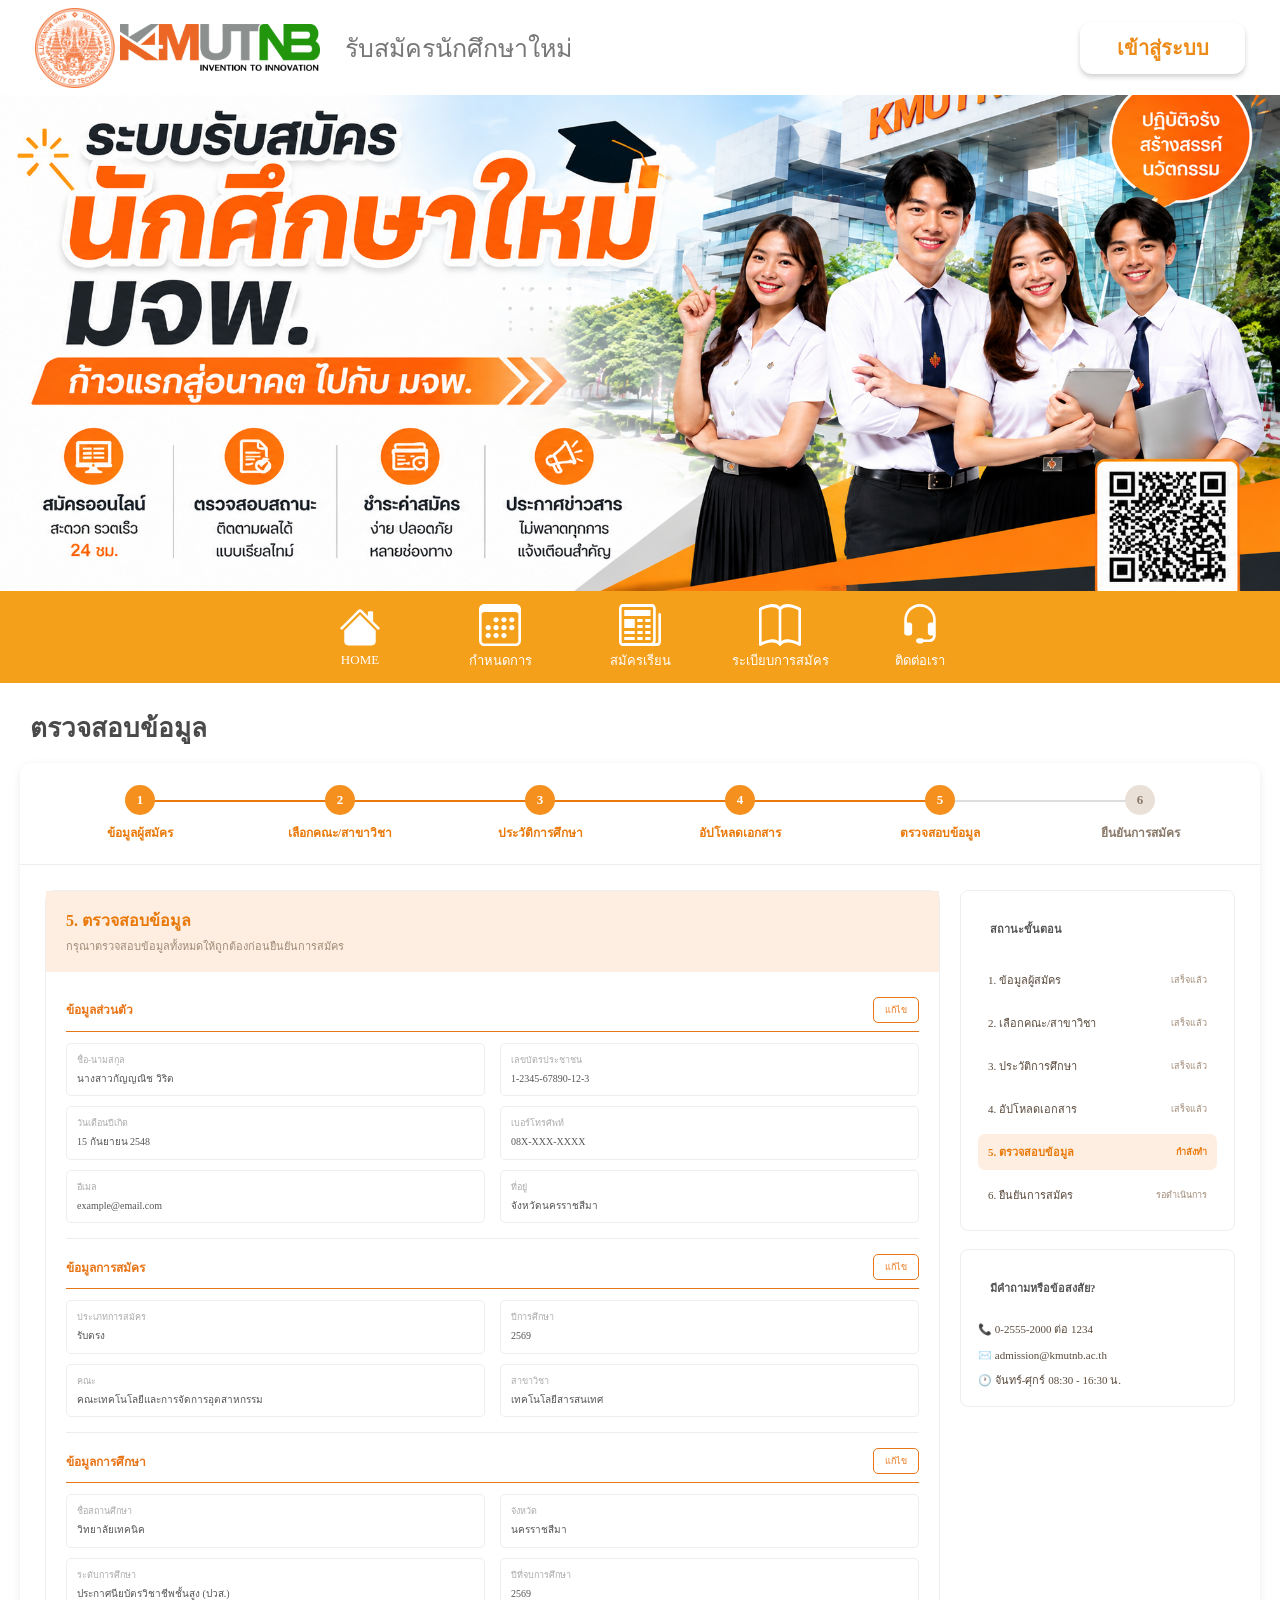
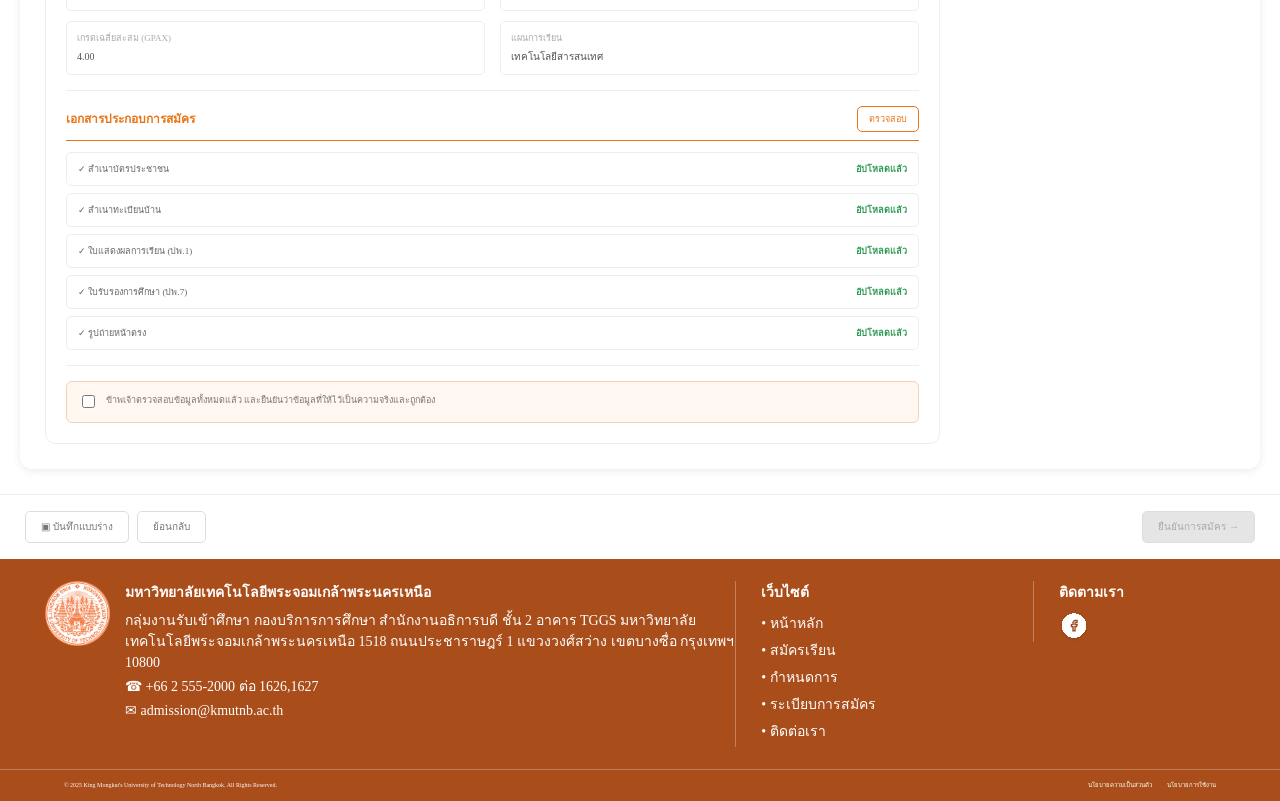
<file: CheckInfo.html>
<!DOCTYPE html>
<html lang="th">
<head>
    <meta charset="UTF-8">
    <meta name="viewport" content="width=device-width, initial-scale=1.0">
    <title>ตรวจสอบข้อมูล | รับสมัครนักศึกษาใหม่ มจพ.</title>
    <link rel="stylesheet" href="css/style.css">
    <style>

/* =========================================================
   CHECK DATA PAGE

========================================================= */
 .side-box {
            border: 1px solid #eeeeee;
            border-radius: 10px;
            padding: 17px;
            background: #ffffff;
        }

        .side-title {
            color: #E8790A;
            font-size: 14px;
            font-weight: 700;
            margin-bottom: 12px;
        }

        .status-list {
            display: flex;
            flex-direction: column;
            gap: 7px;
        }

        .status-item {
            display: flex;
            justify-content: space-between;
            align-items: center;
            gap: 8px;
            font-size: 11px;
            color: #5a4a3c;
            padding: 9px 10px;
            border-radius: 7px;
        }

        .status-item.is-current {
            background: #FDEEE1;
            font-weight: 700;
            color: #E8790A;
        }

        .status-tag {
            font-size: 9px;
            color: #a08a76;
            white-space: nowrap;
        }

        .status-item.is-current .status-tag {
            color: #E8790A;
        }

        .side-contact .contact-line {
            font-size: 11px;
            color: #5a4a3c;
            margin-bottom: 9px;
            line-height: 1.5;
        }

        .side-contact .contact-line:last-child {
            margin-bottom: 0;
        }


        /* =========================================================
           CONTACT BOX
        ========================================================= */

        .document-page .doc-contact {
            padding: 15px;
        }

        .document-page .doc-contact h3 {
            margin: 0 0 8px;

            color: #e8790a;

            font-size: 12px;
        }

        .document-page .doc-contact p {
            margin: 5px 0;

            color: #999;

            font-size: 10px;

            line-height: 1.7;
        }

        .document-page .doc-contact .phone {
            color: #e8790a;

            font-weight: bold;
        }
        .document-page .doc-content {
            display: grid;

            grid-template-columns: minmax(0, 1fr) 275px;

            gap: 20px;

            padding: 25px 75px 30px;

            background: #fff;
        }



.check-page {
    width: 100%;
    max-width: 1180px;
    margin: 0 auto;
    background: #f2f2f2;
    color: #3B2B22;
    font-family: "Segoe UI", "Sarabun", "Tahoma", sans-serif;
    box-sizing: border-box;
}

.check-page *,
.check-page *::before,
.check-page *::after {
    box-sizing: border-box;
}

/* ===============================
   PAGE TITLE
=============================== */

.check-page-title {
    padding: 24px 30px 15px;
    font-size: 26px;
    font-weight: 700;
    color: #4a4a4a;
}

/* ===============================
   CARD + STEPPER
=============================== */

.check-card {
    background: #ffffff;
    border-radius: 12px;
    margin: 0 20px 25px;
    overflow: hidden;
    box-shadow: 0 2px 8px rgba(0,0,0,.08);
}

.check-stepper {
    background: #ffffff;
    padding: 22px 20px;
    overflow-x: auto;
    border-bottom: 1px solid #eeeeee;
}

.check-step-track {
    display: flex;
    align-items: flex-start;
    min-width: 600px;
}

.check-step {
    flex: 1;
    position: relative;
    text-align: center;
}


.check-step::before {
    content: "";
    position: absolute;
    top: 15px;
    left: -50%;
    width: 100%;
    height: 2px;
    background: #ddd;
    z-index: 0;
}

.check-step:nth-child(2)::before,
.check-step:nth-child(3)::before,
.check-step:nth-child(4)::before,
.check-step:nth-child(5)::before {
    background: #E8790A;
}

.check-step:first-child::before {
    display: none;
}

.check-step-dot {
    position: relative;
    z-index: 1;
    width: 30px;
    height: 30px;
    line-height: 30px;
    margin: 0 auto 8px;
    border-radius: 50%;
    background: #e9e1d8;
    color: #8a7a6a;
    font-size: 13px;
    font-weight: 700;
}

.check-step-label {
    font-size: 12px;
    color: #8a7a6a;
    font-weight: 600;
    padding: 0 5px;
}

.check-step.is-active .check-step-dot {
    background: #F5901E;
    color: #fff;
}

.check-step.is-active .check-step-label {
    color: #E8790A;
}

/* ===============================
   CONTENT
=============================== */

.check-wrap {
    padding: 25px;
}

.check-layout {
    display: flex;
    align-items: flex-start;
    gap: 20px;
}

.check-main {
    flex: 1;
    min-width: 0;
}

.check-sidebar {
    width: 280px;
    flex-shrink: 0;
    display: flex;
    flex-direction: column;
    gap: 18px;
}

/* ===============================
   UPLOADDOC-STYLE SIDEBAR
=============================== */

.apply-side {
    width: 275px;
    flex-shrink: 0;
    display: flex;
    flex-direction: column;
    gap: 18px;
}

/* ===============================
   SECTION
=============================== */

.check-form-section {
    border: 1px solid #eeeeee;
    border-radius: 10px;
    overflow: visible;
    background: #fff;
}

.check-section-head {
    background: #FDEEE1;
    padding: 17px 20px;
}

.check-section-title {
    color: #E8790A;
    font-size: 16px;
    font-weight: 700;
    margin-bottom: 5px;
}

.check-section-sub {
    font-size: 11px;
    color: #a08a76;
    line-height: 1.5;
}

.check-form-body {
    padding: 10px 20px 20px;
}

/* ===============================
   CHECK SECTION
=============================== */

.check-section {
    padding: 15px 0;
    border-bottom: 1px solid #eeeeee;
}

.check-section:last-child {
    border-bottom: 0;
}

.check-heading {
    display: flex;
    align-items: center;
    justify-content: space-between;
    gap: 10px;
    margin-bottom: 11px;
    padding-bottom: 8px;
    border-bottom: 1px solid #e87517;
    color: #e87517;
    font-size: 12px;
    font-weight: 700;
}

.edit-btn {
    flex-shrink: 0;
    border: 1px solid #e87517;
    border-radius: 5px;
    background: #fff;
    color: #e87517;
    padding: 5px 11px;
    font-size: 9px;
    cursor: pointer;
    transition: .2s;
}

.edit-btn:hover {
    background: #e87517;
    color: #fff;
}

.check-grid {
    display: grid;
    grid-template-columns: 1fr 1fr;
    gap: 10px 15px;
}

.check-grid > div {
    min-width: 0;
    padding: 9px 10px;
    border: 1px solid #eeeeee;
    border-radius: 5px;
    background: #fff;
}

.check-grid label {
    display: block;
    margin-bottom: 4px;
    color: #aaa;
    font-size: 9px;
}

.check-grid strong {
    display: block;
    color: #555;
    font-size: 10px;
    font-weight: 500;
    line-height: 1.55;
    overflow-wrap: anywhere;
}

/* ===============================
   DOCUMENTS
=============================== */

.document-list {
    display: grid;
    gap: 7px;
}

.document-row {
    display: flex;
    align-items: center;
    justify-content: space-between;
    gap: 10px;
    padding: 9px 11px;
    border: 1px solid #eeeeee;
    border-radius: 5px;
    color: #666;
    font-size: 9px;
}

.document-row b {
    color: #2e9a54;
    font-size: 9px;
    font-weight: 600;
    white-space: nowrap;
}

/* ===============================
   CONFIRM
=============================== */

.confirm-note {
    margin-top: 15px;
    padding: 11px;
    border: 1px solid #f2d2bb;
    border-radius: 6px;
    background: #fff7f0;
}

.confirm-note label {
    display: flex;
    align-items: flex-start;
    gap: 8px;
    color: #777;
    font-size: 9px;
    line-height: 1.65;
    cursor: pointer;
}

.confirm-note input {
    margin-top: 2px;
    accent-color: #e87517;
    flex-shrink: 0;
}

/* ===============================
   SIDEBAR
=============================== */

.side-box {
    overflow: hidden;
    border: 1px solid #eeeeee;
    border-radius: 8px;
    background: #fff;
}

.side-title {
    padding: 12px;
    color: #555;
    font-size: 11px;
    font-weight: 700;
}

.side-list {
    list-style: none;
    margin: 0;
    padding: 0;
}

.side-list li {
    min-height: 31px;
    display: flex;
    align-items: center;
    justify-content: space-between;
    gap: 8px;
    padding: 8px 10px;
    border-bottom: 1px solid #f1f1f1;
    color: #999;
    font-size: 9px;
}

.side-list li:last-child {
    border-bottom: 0;
}

.side-list li.active {
    background: #f39a18;
    color: #fff;
}

.side-list .status {
    color: #bbb;
    font-size: 8px;
    white-space: nowrap;
}

.side-list li.active .status {
    color: #fff;
}

.contact-box {
    padding: 13px;
}

.contact-box h3 {
    margin: 0 0 8px;
    color: #e87517;
    font-size: 11px;
}

.contact-box p {
    margin: 0;
    line-height: 1.75;
    color: #999;
    font-size: 9px;
}

.contact-box .contact-phone {
    color: #e87517;
    font-weight: 700;
}

/* ===============================
   ACTIONS
=============================== */

.check-actions {
    min-height: 65px;
    display: flex;
    align-items: center;
    justify-content: space-between;
    gap: 10px;
    padding: 12px 25px;
    border-top: 1px solid #eeeeee;
    background: #fff;
}

.check-action-left {
    display: flex;
    gap: 8px;
}

.check-btn {
    min-height: 32px;
    padding: 0 15px;
    border: 1px solid #ddd;
    border-radius: 5px;
    background: #fff;
    color: #777;
    font-size: 10px;
    cursor: pointer;
    transition: .2s;
}

.check-btn:hover {
    background: #d9650b;
    color: #fff;
}

.check-btn-orange {
    
    background: #fffefe;
    color: #777;
}

.check-btn-orange:hover {
    border-color: #d9650b;
    background: #d9650b;
}

.check-btn:disabled {
    border-color: #ddd;
    background: #e5e5e5;
    color: #aaa;
    cursor: not-allowed;
}

/* ===============================
   RESPONSIVE
=============================== */

@media (max-width: 1000px) {
    .check-wrap {
        padding: 20px;
    }

    .check-sidebar {
        width: 245px;
    }
}

@media (max-width: 800px) {
    .check-layout {
        flex-direction: column;
    }

    .check-sidebar {
        width: 100%;
        display: grid;
        grid-template-columns: 1fr 1fr;
    }

    .check-grid {
        grid-template-columns: 1fr 1fr;
    }
}

@media (max-width: 600px) {
    .check-page-title {
        padding: 18px 15px 12px;
        font-size: 21px;
    }

    .check-card {
        margin: 0 10px 18px;
        border-radius: 9px;
    }

    .check-stepper {
        padding: 17px 10px;
    }

    .check-step-track {
        min-width: 600px;
    }

    .check-step-label {
        font-size: 10px;
    }

    .check-wrap {
        padding: 13px 10px;
    }

    .check-section-head {
        padding: 14px;
    }

    .check-section-title {
        font-size: 13px;
    }

    .check-section-sub {
        font-size: 9px;
    }

    .check-form-body {
        padding: 8px 13px 15px;
    }

    .check-grid {
        grid-template-columns: 1fr;
        gap: 7px;
    }

    .check-grid strong {
        font-size: 10px;
    }

    .check-heading {
        font-size: 10px;
    }

    .check-sidebar {
        display: block;
    }

    .side-box {
        margin-bottom: 10px;
    }

    .check-actions {
        flex-direction: column;
        align-items: stretch;
        padding: 10px;
    }

    .check-action-left {
        width: 100%;
    }

    .check-action-left .check-btn {
        flex: 1;
    }

    .check-actions > .check-btn {
        width: 100%;
    }
}

@media (max-width: 380px) {
    .check-step-track {
        min-width: 570px;
    }

    .check-step:nth-child(5),
    .check-step:nth-child(6) {
        display: none;
    }
}

    </style>
</head>

<body>

<div class="page">

 <header class="site-header">

      <!-- TOP NAVBAR -->
      <div class="top-navbar">

        <div class="navbar-logo">
          <img src="img/logo.png" alt="KMUTNB">

        </div>
        <img src="img/kmutnb.png" width="200" alt="KMUTNB">
        <div class="navbar-title">
          รับสมัครนักศึกษาใหม่
        </div>

     <a href="sign.html" class="login-button">
    เข้าสู่ระบบ
      </a>
      </div>


      <!-- ================= BANNER ================= -->
      
      <div class="banner">
        <img src="img/back.png" alt="Banner">
      </div>


      <!-- ================= ORANGE NAVBAR ================= -->
      <nav class="main-navbar">

        <a href="index.html" class="nav-item active">

          <div class="nav-icon">
            <svg width="66" height="66" viewBox="0 0 66 66" fill="none" xmlns="http://www.w3.org/2000/svg">
              <path
                d="M35.9164 6.18748C35.1428 5.41416 34.0938 4.97974 33 4.97974C31.9062 4.97974 30.8572 5.41416 30.0836 6.18748L2.66473 33.6022C2.47297 33.794 2.32085 34.0216 2.21707 34.2722C2.11329 34.5227 2.05988 34.7913 2.05988 35.0625C2.05988 35.3337 2.11329 35.6022 2.21707 35.8528C2.32085 36.1033 2.47297 36.331 2.66473 36.5227C3.05201 36.91 3.57728 37.1276 4.12498 37.1276C4.39617 37.1276 4.66471 37.0742 4.91526 36.9704C5.16581 36.8666 5.39347 36.7145 5.58523 36.5227L33 9.10386L60.4147 36.5227C60.802 36.91 61.3273 37.1276 61.875 37.1276C62.4227 37.1276 62.9479 36.91 63.3352 36.5227C63.7225 36.1354 63.9401 35.6102 63.9401 35.0625C63.9401 34.5148 63.7225 33.9895 63.3352 33.6022L53.625 23.8961V10.3125C53.625 9.76547 53.4077 9.24087 53.0209 8.85407C52.6341 8.46728 52.1095 8.24998 51.5625 8.24998H47.4375C46.8905 8.24998 46.3659 8.46728 45.9791 8.85407C45.5923 9.24087 45.375 9.76547 45.375 10.3125V15.6461L35.9164 6.18748Z"
                fill="white" />
              <path
                d="M33 13.5836L57.75 38.3336V55.6875C57.75 57.3285 57.0981 58.9023 55.9377 60.0627C54.7773 61.2231 53.2035 61.875 51.5625 61.875H14.4375C12.7965 61.875 11.2227 61.2231 10.0623 60.0627C8.9019 58.9023 8.25 57.3285 8.25 55.6875V38.3336L33 13.5836Z"
                fill="white" />
            </svg>

          </div>

          <span>HOME</span>

        </a>


        <a href="timeline.html" class="nav-item">

          <div class="nav-icon">
            <svg width="60" height="60" viewBox="0 0 60 60" fill="none" xmlns="http://www.w3.org/2000/svg">
              <g clip-path="url(#clip0_89_853)">
                <path
                  d="M52.5 0H7.5C5.51088 0 3.60322 0.790176 2.1967 2.1967C0.790176 3.60322 0 5.51088 0 7.5L0 52.5C0 54.4891 0.790176 56.3968 2.1967 57.8033C3.60322 59.2098 5.51088 60 7.5 60H52.5C54.4891 60 56.3968 59.2098 57.8033 57.8033C59.2098 56.3968 60 54.4891 60 52.5V7.5C60 5.51088 59.2098 3.60322 57.8033 2.1967C56.3968 0.790176 54.4891 0 52.5 0ZM3.75 14.4638C3.75 12.69 5.43 11.25 7.5 11.25H52.5C54.57 11.25 56.25 12.69 56.25 14.4638V53.0362C56.25 54.81 54.57 56.25 52.5 56.25H7.5C5.43 56.25 3.75 54.81 3.75 53.0362V14.4638Z"
                  fill="white" />
                <path
                  d="M24.375 26.25C25.3696 26.25 26.3234 25.8549 27.0267 25.1516C27.7299 24.4484 28.125 23.4946 28.125 22.5C28.125 21.5054 27.7299 20.5516 27.0267 19.8484C26.3234 19.1451 25.3696 18.75 24.375 18.75C23.3804 18.75 22.4266 19.1451 21.7234 19.8484C21.0201 20.5516 20.625 21.5054 20.625 22.5C20.625 23.4946 21.0201 24.4484 21.7234 25.1516C22.4266 25.8549 23.3804 26.25 24.375 26.25ZM35.625 26.25C36.6196 26.25 37.5734 25.8549 38.2766 25.1516C38.9799 24.4484 39.375 23.4946 39.375 22.5C39.375 21.5054 38.9799 20.5516 38.2766 19.8484C37.5734 19.1451 36.6196 18.75 35.625 18.75C34.6304 18.75 33.6766 19.1451 32.9734 19.8484C32.2701 20.5516 31.875 21.5054 31.875 22.5C31.875 23.4946 32.2701 24.4484 32.9734 25.1516C33.6766 25.8549 34.6304 26.25 35.625 26.25ZM46.875 26.25C47.8696 26.25 48.8234 25.8549 49.5267 25.1516C50.2299 24.4484 50.625 23.4946 50.625 22.5C50.625 21.5054 50.2299 20.5516 49.5267 19.8484C48.8234 19.1451 47.8696 18.75 46.875 18.75C45.8804 18.75 44.9266 19.1451 44.2234 19.8484C43.5201 20.5516 43.125 21.5054 43.125 22.5C43.125 23.4946 43.5201 24.4484 44.2234 25.1516C44.9266 25.8549 45.8804 26.25 46.875 26.25ZM13.125 37.5C14.1196 37.5 15.0734 37.1049 15.7766 36.4017C16.4799 35.6984 16.875 34.7446 16.875 33.75C16.875 32.7554 16.4799 31.8016 15.7766 31.0984C15.0734 30.3951 14.1196 30 13.125 30C12.1304 30 11.1766 30.3951 10.4733 31.0984C9.77009 31.8016 9.375 32.7554 9.375 33.75C9.375 34.7446 9.77009 35.6984 10.4733 36.4017C11.1766 37.1049 12.1304 37.5 13.125 37.5ZM24.375 37.5C25.3696 37.5 26.3234 37.1049 27.0267 36.4017C27.7299 35.6984 28.125 34.7446 28.125 33.75C28.125 32.7554 27.7299 31.8016 27.0267 31.0984C26.3234 30.3951 25.3696 30 24.375 30C23.3804 30 22.4266 30.3951 21.7234 31.0984C21.0201 31.8016 20.625 32.7554 20.625 33.75C20.625 34.7446 21.0201 35.6984 21.7234 36.4017C22.4266 37.1049 23.3804 37.5 24.375 37.5ZM35.625 37.5C36.6196 37.5 37.5734 37.1049 38.2766 36.4017C38.9799 35.6984 39.375 34.7446 39.375 33.75C39.375 32.7554 38.9799 31.8016 38.2766 31.0984C37.5734 30.3951 36.6196 30 35.625 30C34.6304 30 33.6766 30.3951 32.9734 31.0984C32.2701 31.8016 31.875 32.7554 31.875 33.75C31.875 34.7446 32.2701 35.6984 32.9734 36.4017C33.6766 37.1049 34.6304 37.5 35.625 37.5ZM46.875 37.5C47.8696 37.5 48.8234 37.1049 49.5267 36.4017C50.2299 35.6984 50.625 34.7446 50.625 33.75C50.625 32.7554 50.2299 31.8016 49.5267 31.0984C48.8234 30.3951 47.8696 30 46.875 30C45.8804 30 44.9266 30.3951 44.2234 31.0984C43.5201 31.8016 43.125 32.7554 43.125 33.75C43.125 34.7446 43.5201 35.6984 44.2234 36.4017C44.9266 37.1049 45.8804 37.5 46.875 37.5ZM13.125 48.75C14.1196 48.75 15.0734 48.3549 15.7766 47.6516C16.4799 46.9484 16.875 45.9946 16.875 45C16.875 44.0054 16.4799 43.0516 15.7766 42.3484C15.0734 41.6451 14.1196 41.25 13.125 41.25C12.1304 41.25 11.1766 41.6451 10.4733 42.3484C9.77009 43.0516 9.375 44.0054 9.375 45C9.375 45.9946 9.77009 46.9484 10.4733 47.6516C11.1766 48.3549 12.1304 48.75 13.125 48.75ZM24.375 48.75C25.3696 48.75 26.3234 48.3549 27.0267 47.6516C27.7299 46.9484 28.125 45.9946 28.125 45C28.125 44.0054 27.7299 43.0516 27.0267 42.3484C26.3234 41.6451 25.3696 41.25 24.375 41.25C23.3804 41.25 22.4266 41.6451 21.7234 42.3484C21.0201 43.0516 20.625 44.0054 20.625 45C20.625 45.9946 21.0201 46.9484 21.7234 47.6516C22.4266 48.3549 23.3804 48.75 24.375 48.75ZM35.625 48.75C36.6196 48.75 37.5734 48.3549 38.2766 47.6516C38.9799 46.9484 39.375 45.9946 39.375 45C39.375 44.0054 38.9799 43.0516 38.2766 42.3484C37.5734 41.6451 36.6196 41.25 35.625 41.25C34.6304 41.25 33.6766 41.6451 32.9734 42.3484C32.2701 43.0516 31.875 44.0054 31.875 45C31.875 45.9946 32.2701 46.9484 32.9734 47.6516C33.6766 48.3549 34.6304 48.75 35.625 48.75Z"
                  fill="white" />
              </g>
              <defs>
                <clipPath id="clip0_89_853">
                  <rect width="60" height="60" fill="white" />
                </clipPath>
              </defs>
            </svg>

          </div>

          <span>กำหนดการ</span>

        </a>


        <a href="sign.html" class="nav-item">

          <div class="nav-icon">
            <svg width="60" height="60" viewBox="0 0 60 60" fill="none" xmlns="http://www.w3.org/2000/svg">
              <path
                d="M1.12736e-05 6.42857C1.12736e-05 4.72361 0.592643 3.08848 1.64754 1.88289C2.70243 0.677294 4.13317 0 5.62501 0H46.875C48.3668 0 49.7976 0.677294 50.8525 1.88289C51.9074 3.08848 52.5 4.72361 52.5 6.42857V51.5486C52.5 52.8343 52.3125 54.3514 51.6075 55.7143H54.375C54.8723 55.7143 55.3492 55.4885 55.7008 55.0867C56.0525 54.6848 56.25 54.1397 56.25 53.5714V15C56.25 14.4317 56.4475 13.8866 56.7992 13.4848C57.1508 13.0829 57.6277 12.8571 58.125 12.8571C58.6223 12.8571 59.0992 13.0829 59.4508 13.4848C59.8025 13.8866 60 14.4317 60 15V53.5714C60 55.2764 59.4074 56.9115 58.3525 58.1171C57.2976 59.3227 55.8668 60 54.375 60H5.61376C4.8756 60 4.1447 59.8336 3.46287 59.5104C2.78104 59.1872 2.16169 58.7135 1.64026 58.1163C1.11883 57.5192 0.705554 56.8104 0.424099 56.0306C0.142644 55.2507 -0.001468 54.415 1.12736e-05 53.5714V6.42857ZM45 55.7143C46.3875 55.7143 47.4525 54.81 48.1987 53.8243C48.5437 53.37 48.75 52.6286 48.75 51.5486V6.42857C48.75 5.86025 48.5525 5.31521 48.2008 4.91334C47.8492 4.51148 47.3723 4.28571 46.875 4.28571H5.62501C5.12773 4.28571 4.65082 4.51148 4.29918 4.91334C3.94755 5.31521 3.75001 5.86025 3.75001 6.42857V53.5714C3.75001 54.7629 4.58626 55.7143 5.61376 55.7143H45Z"
                fill="white" />
              <path
                d="M7.5 8.57141H45V17.1428H7.5V8.57141ZM7.5 21.4286H22.5V34.2857H7.5V21.4286ZM7.5 38.5714H22.5V42.8571H7.5V38.5714ZM7.5 47.1428H22.5V51.4286H7.5V47.1428ZM26.25 21.4286H33.75V25.7143H26.25V21.4286ZM37.5 21.4286H45V25.7143H37.5V21.4286ZM26.25 30H33.75V34.2857H26.25V30ZM37.5 30H45V34.2857H37.5V30ZM26.25 38.5714H33.75V42.8571H26.25V38.5714ZM37.5 38.5714H45V42.8571H37.5V38.5714ZM26.25 47.1428H33.75V51.4286H26.25V47.1428ZM37.5 47.1428H45V51.4286H37.5V47.1428Z"
                fill="white" />
            </svg>

          </div>

          <span>สมัครเรียน</span>

        </a>


        <a href="signment.html" class="nav-item">

          <div class="nav-icon">
            <svg width="60" height="60" viewBox="0 0 60 60" fill="none" xmlns="http://www.w3.org/2000/svg">
              <path
                d="M3.75 8.84675C7.06875 7.15261 11.8275 5.32568 16.455 4.75792C21.4425 4.14437 25.6725 5.04638 28.125 8.20115V52.8257C24.6187 50.399 20.175 50.0647 16.0763 50.5684C11.6513 51.1178 7.18875 52.6792 3.75 54.2818V8.84675ZM31.875 8.20115C34.3275 5.04638 38.5575 4.14437 43.545 4.75792C48.1725 5.32568 52.9313 7.15261 56.25 8.84675V54.2818C52.8075 52.6792 48.3488 51.1133 43.9238 50.573C39.8213 50.0647 35.3812 50.3944 31.875 52.8257V8.20115ZM30 4.06195C26.3062 0.18374 20.9513 -0.393183 16.0763 0.202055C10.3988 0.902605 4.66875 3.27898 1.09875 5.26158C0.771184 5.44349 0.493407 5.73664 0.298579 6.10606C0.10375 6.47547 9.96428e-05 6.90554 0 7.34492L0 57.7113C8.68575e-05 58.0943 0.0788893 58.4712 0.229189 58.8074C0.379489 59.1437 0.596481 59.4285 0.860291 59.6358C1.1241 59.8431 1.42629 59.9662 1.73919 59.994C2.05208 60.0217 2.36568 59.9532 2.65125 59.7946C5.95875 57.9631 11.2875 55.7607 16.4513 55.1243C21.735 54.4741 26.1637 55.5226 28.5375 59.1398C28.7132 59.4072 28.9358 59.623 29.1889 59.7713C29.4421 59.9196 29.7192 59.9966 30 59.9966C30.2808 59.9966 30.5579 59.9196 30.8111 59.7713C31.0642 59.623 31.2868 59.4072 31.4625 59.1398C33.8363 55.5226 38.265 54.4741 43.545 55.1243C48.7125 55.7607 54.045 57.9631 57.3488 59.7946C57.6343 59.9532 57.9479 60.0217 58.2608 59.994C58.5737 59.9662 58.8759 59.8431 59.1397 59.6358C59.4035 59.4285 59.6205 59.1437 59.7708 58.8074C59.9211 58.4712 59.9999 58.0943 60 57.7113V7.34492C59.9999 6.90554 59.8962 6.47547 59.7014 6.10606C59.5066 5.73664 59.2288 5.44349 58.9012 5.26158C55.3312 3.27898 49.6013 0.902605 43.9238 0.202055C39.0488 -0.397762 33.6937 0.18374 30 4.06195Z"
                fill="white" />
            </svg>

          </div>

          <span>ระเบียบการสมัคร</span>

        </a>


        <a href="contact.html" class="nav-item">

          <div class="nav-icon">
            <svg width="60" height="60" viewBox="0 0 60 60" fill="none" xmlns="http://www.w3.org/2000/svg">
              <path
                d="M30 3.75C25.0272 3.75 20.2581 5.72544 16.7417 9.24175C13.2254 12.7581 11.25 17.5272 11.25 22.5V26.25H15C15.9946 26.25 16.9484 26.6451 17.6516 27.3484C18.3549 28.0516 18.75 29.0054 18.75 30V41.25C18.75 42.2446 18.3549 43.1984 17.6516 43.9016C16.9484 44.6049 15.9946 45 15 45H11.25C10.2554 45 9.30161 44.6049 8.59835 43.9016C7.89509 43.1984 7.5 42.2446 7.5 41.25V22.5C7.5 19.5453 8.08198 16.6194 9.21271 13.8896C10.3434 11.1598 12.0008 8.67942 14.0901 6.5901C16.1794 4.50078 18.6598 2.84344 21.3896 1.71271C24.1194 0.58198 27.0453 0 30 0C32.9547 0 35.8806 0.58198 38.6104 1.71271C41.3402 2.84344 43.8206 4.50078 45.9099 6.5901C47.9992 8.67942 49.6566 11.1598 50.7873 13.8896C51.918 16.6194 52.5 19.5453 52.5 22.5V45C52.5 47.4864 51.5123 49.871 49.7541 51.6291C47.996 53.3873 45.6114 54.375 43.125 54.375H35.1225C34.7934 54.9451 34.32 55.4184 33.7499 55.7476C33.1799 56.0767 32.5332 56.25 31.875 56.25H28.125C27.1304 56.25 26.1766 55.8549 25.4734 55.1516C24.7701 54.4484 24.375 53.4946 24.375 52.5C24.375 51.5054 24.7701 50.5516 25.4734 49.8484C26.1766 49.1451 27.1304 48.75 28.125 48.75H31.875C32.5332 48.75 33.1799 48.9233 33.7499 49.2524C34.32 49.5816 34.7934 50.0549 35.1225 50.625H43.125C44.6168 50.625 46.0476 50.0324 47.1025 48.9775C48.1574 47.9226 48.75 46.4918 48.75 45H45C44.0054 45 43.0516 44.6049 42.3484 43.9016C41.6451 43.1984 41.25 42.2446 41.25 41.25V30C41.25 29.0054 41.6451 28.0516 42.3484 27.3484C43.0516 26.6451 44.0054 26.25 45 26.25H48.75V22.5C48.75 20.0377 48.265 17.5995 47.3227 15.3247C46.3805 13.0498 44.9994 10.9828 43.2583 9.24175C41.5172 7.50065 39.4502 6.11953 37.1753 5.17726C34.9005 4.23498 32.4623 3.75 30 3.75Z"
                fill="white" />
            </svg>

          </div>

          <span>ติดต่อเรา</span>

        </a>

      </nav>

    </header>

    <!-- =====================================================
         CHECK DATA PAGE
    ===================================================== -->
    <main class="doc-content">

        <div class="check-page-title">
            ตรวจสอบข้อมูล
        </div>

        <div class="check-card">

            <!-- ================= STEP 5 ================= -->

            <div class="check-stepper">
                <div class="check-step-track">

                    <div class="check-step is-active">
                        <div class="check-step-dot">1</div>
                        <div class="check-step-label is-active">ข้อมูลผู้สมัคร</div>
                    </div>

                    <div class="check-step is-active">
                        <div class="check-step-dot">2</div>
                        <div class="check-step-label is-active">เลือกคณะ/สาขาวิชา</div>
                    </div>

                    <div class="check-step is-active">
                        <div class="check-step-dot">3</div>
                        <div class="check-step-label is-active">ประวัติการศึกษา</div>
                    </div>

                    <div class="check-step is-active">
                        <div class="check-step-dot">4</div>
                        <div class="check-step-label is-active">อัปโหลดเอกสาร</div>
                    </div>

                    <div class="check-step is-active">
                        <div class="check-step-dot">5</div>
                        <div class="check-step-label is-active">ตรวจสอบข้อมูล</div>
                    </div>

                    <div class="check-step" >
                        <div class="check-step-dot">6</div>
                        <div class="check-step-label">ยืนยันการสมัคร</div>
                    </div>

                </div>
            </div>

            <!-- ================= CONTENT ================= -->

            <div class="check-wrap">

                <div class="check-layout">

                    <!-- LEFT -->
                    <section class="check-main">

                        <div class="check-form-section">

                            <div class="check-section-head">
                                <div class="check-section-title">
                                    5. ตรวจสอบข้อมูล
                                </div>
                                <div class="check-section-sub">
                                    กรุณาตรวจสอบข้อมูลทั้งหมดให้ถูกต้องก่อนยืนยันการสมัคร
                                </div>
                            </div>

                            <div class="check-form-body">

                                <!-- PERSONAL -->
                                <div class="check-section">

                                    <div class="check-heading">
                                        <span>ข้อมูลส่วนตัว</span>
                                        <button class="edit-btn" type="button"
                                            onclick="editSection('ข้อมูลส่วนตัว')">
                                            แก้ไข
                                        </button>
                                    </div>

                                    <div class="check-grid">
                                        <div>
                                            <label>ชื่อ-นามสกุล</label>
                                            <strong>นางสาวกัญญณิช วิริต</strong>
                                        </div>

                                        <div>
                                            <label>เลขบัตรประชาชน</label>
                                            <strong>1-2345-67890-12-3</strong>
                                        </div>

                                        <div>
                                            <label>วันเดือนปีเกิด</label>
                                            <strong>15 กันยายน 2548</strong>
                                        </div>

                                        <div>
                                            <label>เบอร์โทรศัพท์</label>
                                            <strong>08X-XXX-XXXX</strong>
                                        </div>

                                        <div>
                                            <label>อีเมล</label>
                                            <strong>example@email.com</strong>
                                        </div>

                                        <div>
                                            <label>ที่อยู่</label>
                                            <strong>จังหวัดนครราชสีมา</strong>
                                        </div>
                                    </div>

                                </div>

                                <!-- APPLICATION -->
                                <div class="check-section">

                                    <div class="check-heading">
                                        <span>ข้อมูลการสมัคร</span>
                                        <button class="edit-btn" type="button"
                                            onclick="editSection('ข้อมูลการสมัคร')">
                                            แก้ไข
                                        </button>
                                    </div>

                                    <div class="check-grid">

                                        <div>
                                            <label>ประเภทการสมัคร</label>
                                            <strong>รับตรง</strong>
                                        </div>

                                        <div>
                                            <label>ปีการศึกษา</label>
                                            <strong>2569</strong>
                                        </div>

                                        <div>
                                            <label>คณะ</label>
                                            <strong>คณะเทคโนโลยีและการจัดการอุตสาหกรรม</strong>
                                        </div>

                                        <div>
                                            <label>สาขาวิชา</label>
                                            <strong>เทคโนโลยีสารสนเทศ</strong>
                                        </div>

                                    </div>

                                </div>

                                <!-- EDUCATION -->
                                <div class="check-section">

                                    <div class="check-heading">
                                        <span>ข้อมูลการศึกษา</span>
                                        <button class="edit-btn" type="button"
                                            onclick="editSection('ข้อมูลการศึกษา')">
                                            แก้ไข
                                        </button>
                                    </div>

                                    <div class="check-grid">

                                        <div>
                                            <label>ชื่อสถานศึกษา</label>
                                            <strong>วิทยาลัยเทคนิค</strong>
                                        </div>

                                        <div>
                                            <label>จังหวัด</label>
                                            <strong>นครราชสีมา</strong>
                                        </div>

                                        <div>
                                            <label>ระดับการศึกษา</label>
                                            <strong>ประกาศนียบัตรวิชาชีพชั้นสูง (ปวส.)</strong>
                                        </div>

                                        <div>
                                            <label>ปีที่จบการศึกษา</label>
                                            <strong>2569</strong>
                                        </div>

                                        <div>
                                            <label>เกรดเฉลี่ยสะสม (GPAX)</label>
                                            <strong>4.00</strong>
                                        </div>

                                        <div>
                                            <label>แผนการเรียน</label>
                                            <strong>เทคโนโลยีสารสนเทศ</strong>
                                        </div>

                                    </div>

                                </div>

                                <!-- DOCUMENTS -->
                                <div class="check-section">

                                    <div class="check-heading">
                                        <span>เอกสารประกอบการสมัคร</span>
                                        <button class="edit-btn" type="button"
                                            onclick="editSection('เอกสารประกอบการสมัคร')">
                                            ตรวจสอบ
                                        </button>
                                    </div>

                                    <div class="document-list">

                                        <div class="document-row">
                                            <span>✓ สำเนาบัตรประชาชน</span>
                                            <b>อัปโหลดแล้ว</b>
                                        </div>
                                         <div class="document-row">
                                            <span>✓ สำเนาทะเบียนบ้าน</span>
                                            <b>อัปโหลดแล้ว</b>
                                        </div>

                                        <div class="document-row">
                                            <span>✓ ใบแสดงผลการเรียน (ปพ.1)</span>
                                            <b>อัปโหลดแล้ว</b>
                                        </div>

                                        <div class="document-row">
                                            <span>✓ ใบรับรองการศึกษา (ปพ.7) </span>
                                            <b>อัปโหลดแล้ว</b>
                                        </div>
                                         <div class="document-row">
                                            <span>✓ รูปถ่ายหน้าตรง</span>
                                            <b>อัปโหลดแล้ว</b>
                                        </div>

                                    </div>

                                </div>

                                <!-- CONFIRM -->
                                <div class="confirm-note">

                                    <label>
                                        <input type="checkbox" id="confirmCheck">

                                        <span>
                                            ข้าพเจ้าตรวจสอบข้อมูลทั้งหมดแล้ว
                                            และยืนยันว่าข้อมูลที่ให้ไว้เป็นความจริงและถูกต้อง
                                        </span>
                                    </label>

                                </div>

                            </div>

                        </div>

                    </section>


                    <!-- RIGHT SIDEBAR -->
                   <aside class="apply-side">
                <div class="side-box">
                    <div class="side-title">สถานะขั้นตอน</div>
                    <div class="status-list">
                        <div class="status-item">
                            <span>1. ข้อมูลผู้สมัคร</span>
                            <span class="status-tag">เสร็จแล้ว</span>
                        </div>
                        <div class="status-item">
                            <span>2. เลือกคณะ/สาขาวิชา</span>
                            <span class="status-tag">เสร็จแล้ว</span>
                        </div>
                        <div class="status-item ">
                            <span>3. ประวัติการศึกษา</span>
                            <span class="status-tag">เสร็จแล้ว</span>
                        </div>
                        <div class="status-item">
                            <span>4. อัปโหลดเอกสาร</span>
                            <span class="status-tag">เสร็จแล้ว</span>
                        </div>
                        <div class="status-item is-current">
                            <span>5. ตรวจสอบข้อมูล</span>
                            <span class="status-tag">กำลังทำ</span>
                        </div>
                        <div class="status-item">
                            <span>6. ยืนยันการสมัคร</span>
                            <span class="status-tag">รอดำเนินการ</span>
                        </div>
                    </div>
                </div>
                <div class="side-box side-contact">
                    <div class="side-title">มีคำถามหรือข้อสงสัย?</div>
                    <div class="contact-line">📞 0-2555-2000 ต่อ 1234</div>
                    <div class="contact-line">✉️ admission@kmutnb.ac.th</div>
                    <div class="contact-line">🕐 จันทร์-ศุกร์ 08:30 - 16:30 น.</div>
                </div>
            </aside>

        </main>

                </div>

            </div>


            <!-- ================= ACTIONS ================= -->

            <div class="check-actions">

                <div class="check-action-left">

                    <button class="check-btn" type="button" onclick="saveDraft()">
                        ▣ บันทึกแบบร่าง
                    </button>

                    <button class="check-btn " type="button"
                        onclick="history.back()">
                        ย้อนกลับ
                    </button>

                </div>

                <button
                    class="check-btn "
                    id="submitButton"
                    type="button"
                    onclick="submitApplication()"
                    disabled>
                    ยืนยันการสมัคร →
                </button>

            </div>

        </div>

    </main>

<footer class="site-footer">

      <div class="footer-main">

        <!-- ข้อมูลมหาวิทยาลัย -->
        <div class="footer-info">

          <img src="img/logo.png" class="footer-logo" alt="KMUTNB Logo">

          <div class="footer-detail">

            <h3>
              มหาวิทยาลัยเทคโนโลยีพระจอมเกล้าพระนครเหนือ
            </h3>

            <p>
             กลุ่มงานรับเข้าศึกษา กองบริการการศึกษา สำนักงานอธิการบดี ชั้น 2 อาคาร TGGS มหาวิทยาลัยเทคโนโลยีพระจอมเกล้าพระนครเหนือ 1518
ถนนประชาราษฎร์ 1 แขวงวงศ์สว่าง เขตบางซื่อ กรุงเทพฯ 10800
            </p>

            <p>
              ☎  +66 2 555-2000 ต่อ 1626,1627
            </p>

            <p>
              ✉ admission@kmutnb.ac.th
            </p>

          </div>

        </div>


        <!-- ลิงก์ -->
        <div class="footer-links">

          <h3>เว็บไซต์</h3>

          <a href="index.html">หน้าหลัก</a>
          <a href="sign.html">สมัครเรียน</a>
          <a href="timeline.html">กำหนดการ</a>
          <a href="signment.html">ระเบียบการสมัคร</a>
          <a href="contact.html">ติดต่อเรา</a>

        </div>


        <!-- Social -->
        <div class="footer-social">

          <h3>ติดตามเรา</h3>

          <div class="social-icons">

            <a href="https://www.facebook.com/KMUTNBofficial?locale=th_TH" class="social">
              <svg width="44" height="44" viewBox="0 0 44 44" fill="none" xmlns="http://www.w3.org/2000/svg">
                <g filter="url(#filter0_d_66_462)">
                  <rect x="4" y="2" width="36" height="36" rx="18" fill="white" shape-rendering="crispEdges" />
                  <path
                    d="M24.2502 12.4995H26.5V15.4998H24.2502C24.0513 15.4998 23.8605 15.5788 23.7199 15.7194C23.5792 15.8601 23.5002 16.0509 23.5002 16.2498V18.5H26.5L25.7501 21.5002H23.5002V27.5007H20.5004V21.5002H18.2506V18.5H20.5004V16.2498C20.5004 15.2552 20.8955 14.3013 21.5987 13.5979C22.3019 12.8946 23.2557 12.4995 24.2502 12.4995Z"
                    stroke="#9D441F" stroke-width="2" stroke-linecap="round" />
                </g>
                <defs>
                  <filter id="filter0_d_66_462" x="0" y="0" width="44" height="44" filterUnits="userSpaceOnUse"
                    color-interpolation-filters="sRGB">
                    <feFlood flood-opacity="0" result="BackgroundImageFix" />
                    <feColorMatrix in="SourceAlpha" type="matrix" values="0 0 0 0 0 0 0 0 0 0 0 0 0 0 0 0 0 0 127 0"
                      result="hardAlpha" />
                    <feOffset dy="2" />
                    <feGaussianBlur stdDeviation="2" />
                    <feComposite in2="hardAlpha" operator="out" />
                    <feColorMatrix type="matrix" values="0 0 0 0 0 0 0 0 0 0 0 0 0 0 0 0 0 0 0.101961 0" />
                    <feBlend mode="normal" in2="BackgroundImageFix" result="effect1_dropShadow_66_462" />
                    <feBlend mode="normal" in="SourceGraphic" in2="effect1_dropShadow_66_462" result="shape" />
                  </filter>
                </defs>
              </svg>
            </a>
           
          </div>

        </div>

      </div>


      <!-- Copyright -->
      <div class="footer-bottom">

        <span>
          © 2025 King Mongkut's University of Technology North Bangkok. All Rights Reserved.
        </span>

        <div class="footer-bottom-links">
          <a href="#">นโยบายความเป็นส่วนตัว</a>
          <a href="#">นโยบายการใช้งาน</a>
        </div>

      </div>

    </footer>

</div>

<script>
function editSection(section) {
    alert("สามารถกลับไปแก้ไข " + section + " ได้");
}

function saveDraft() {
    const data = {
        savedAt: new Date().toISOString(),
        page: "check"
    };

    sessionStorage.setItem(
        "kmutnbCheckDraft",
        JSON.stringify(data)
    );

    alert("บันทึกแบบร่างแล้ว");
}

function updateSubmitButton() {
    const checkbox = document.getElementById("confirmCheck");
    const button = document.getElementById("submitButton");

    button.disabled = !checkbox.checked;
}

function submitApplication() {
    const checkbox = document.getElementById("confirmCheck");

    if (!checkbox.checked) {
        alert("กรุณาติ๊กยืนยันว่าตรวจสอบข้อมูลทั้งหมดแล้ว");
        return;
    }

    if (confirm("ยืนยันข้อมูลและส่งใบสมัครหรือไม่?")) {
        sessionStorage.setItem(
            "kmutnbApplicationSubmitted",
            "true"
        );

        window.location.href = "confirm.html";
    }
}

document.addEventListener("DOMContentLoaded", function () {
    const checkbox = document.getElementById("confirmCheck");

    checkbox.addEventListener("change", updateSubmitButton);

    updateSubmitButton();
});
</script>

</body>
</html>
</file>
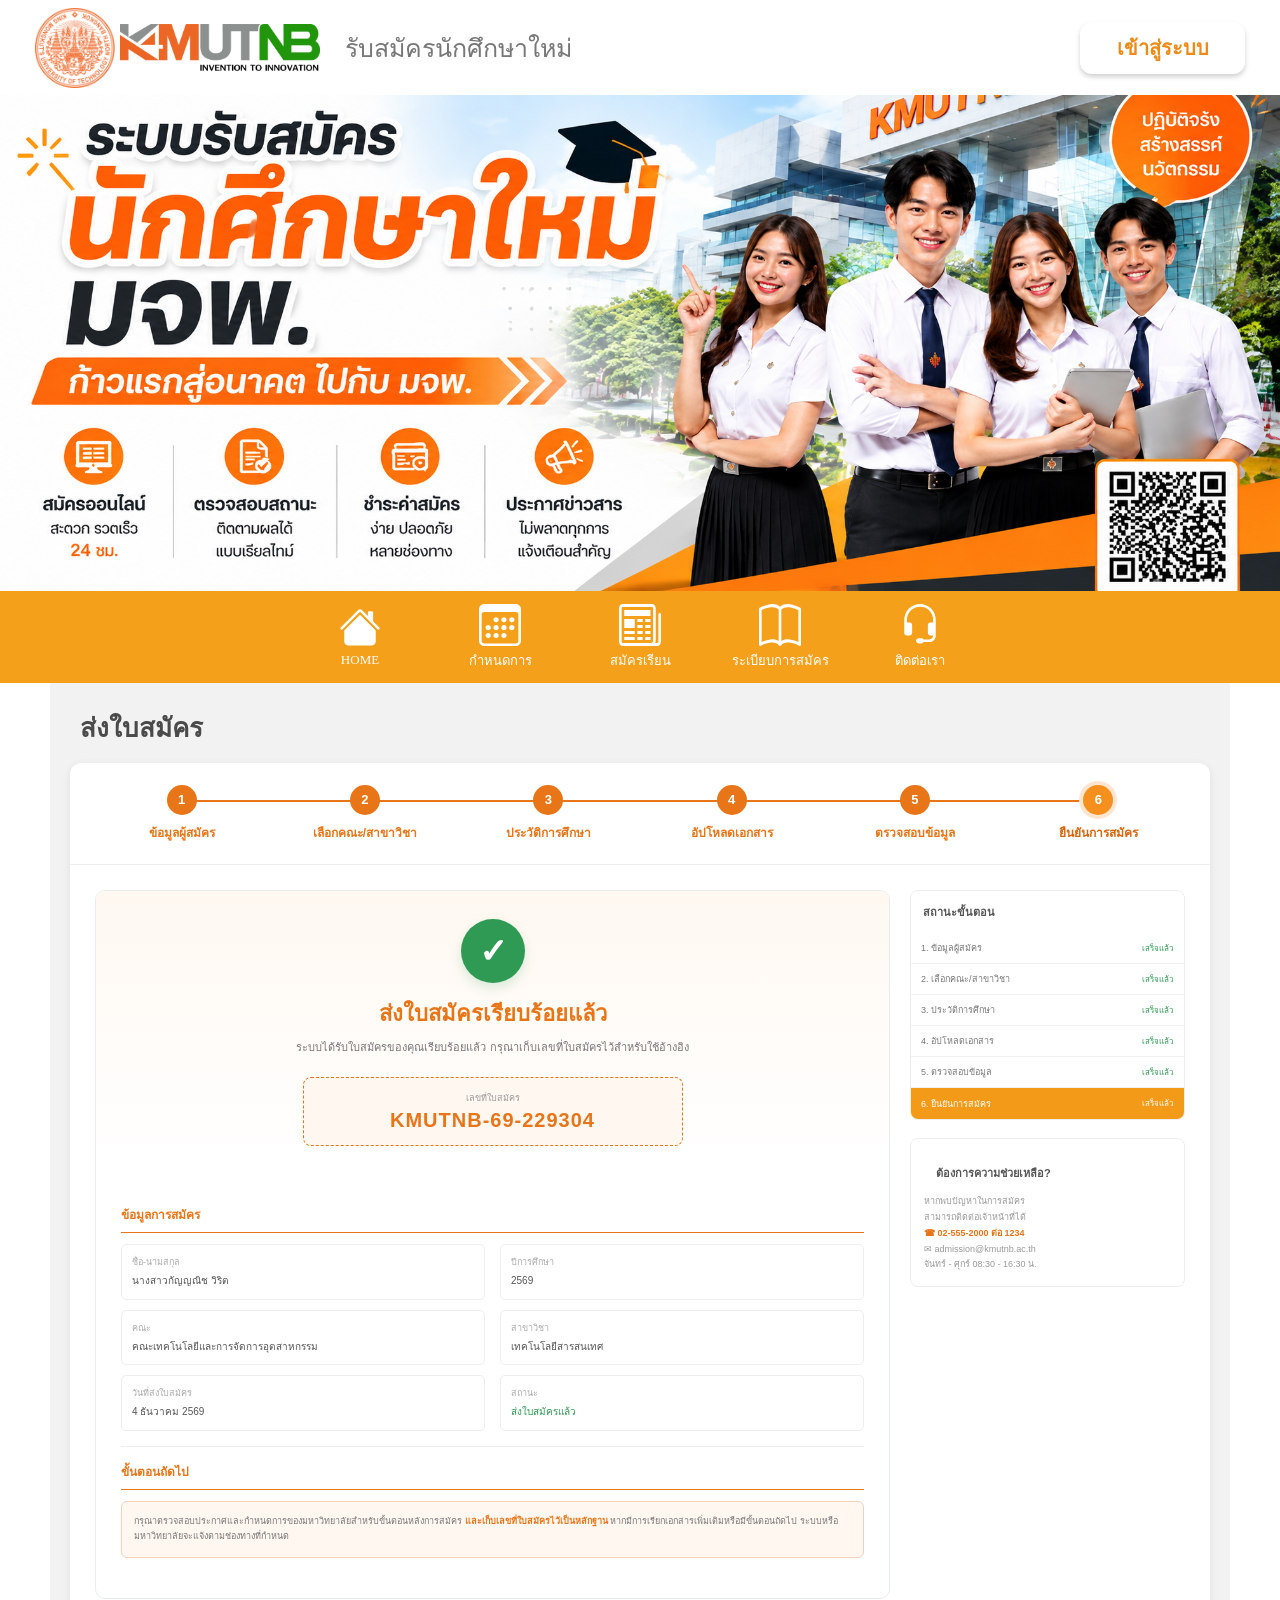
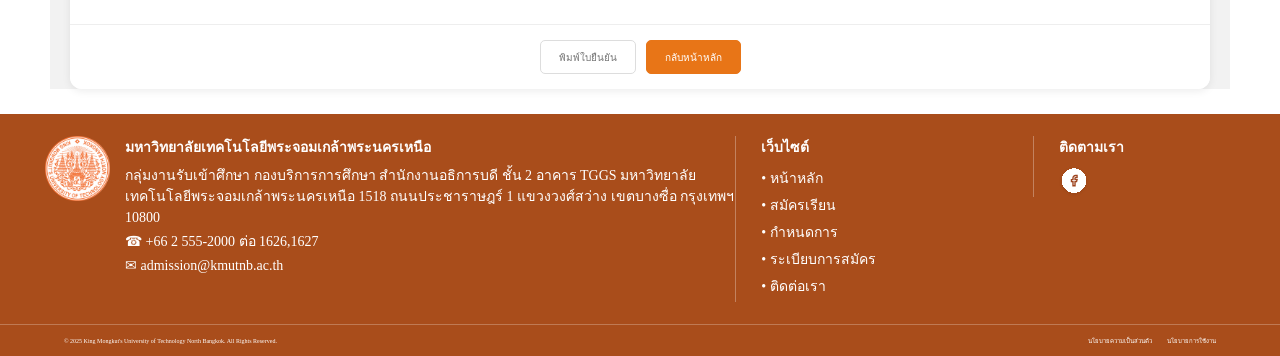
<file: confirm.html>
<!DOCTYPE html>
<html lang="th">

<head>
  <meta charset="UTF-8">
  <meta name="viewport" content="width=device-width, initial-scale=1.0">
  <title>ส่งใบสมัครสำเร็จ | รับสมัครนักศึกษาใหม่ มจพ.</title>
  <link rel="stylesheet" href="css/style.css">
  <style>
    .confirm-page {
      width: 100%;
      max-width: 1180px;
      margin: 0 auto;
      background: #f2f2f2;
      color: #3B2B22;
      font-family: "Segoe UI", "Sarabun", "Tahoma", sans-serif;
      box-sizing: border-box;
      min-height: 520px
    }

    .confirm-page *,
    .confirm-page *::before,
    .confirm-page *::after {
      box-sizing: border-box
    }

    .confirm-page-title {
      padding: 24px 30px 15px;
      font-size: 26px;
      font-weight: 700;
      color: #4a4a4a
    }

    .confirm-card {
      background: #fff;
      border-radius: 12px;
      margin: 0 20px 25px;
      overflow: hidden;
      box-shadow: 0 2px 8px rgba(0, 0, 0, .08)
    }

    .confirm-stepper {
      background: #fff;
      padding: 22px 20px;
      border-bottom: 1px solid #eee;
      overflow-x: auto
    }

    .confirm-step-track {
      display: flex;
      align-items: flex-start;
      min-width: 600px
    }

    .confirm-step {
      flex: 1;
      position: relative;
      text-align: center
    }

    .confirm-step::before {
      content: "";
      position: absolute;
      top: 15px;
      left: -50%;
      width: 100%;
      height: 2px;
      background: #e87517;
      z-index: 0
    }

    .confirm-step:first-child::before {
      display: none
    }

    .confirm-step-dot {
      position: relative;
      z-index: 1;
      width: 30px;
      height: 30px;
      line-height: 30px;
      margin: 0 auto 8px;
      border-radius: 50%;
      background: #e9e1d8;
      color: #8a7a6a;
      font-size: 13px;
      font-weight: 700
    }

    .confirm-step-label {
      font-size: 12px;
      color: #8a7a6a;
      font-weight: 600;
      padding: 0 5px
    }

    .confirm-step.done .confirm-step-dot {
      background: #e87517;
      color: #fff
    }

    .confirm-step.done .confirm-step-label {
      color: #e87517
    }

    .confirm-step.current .confirm-step-dot {
      background: #f5901e;
      color: #fff;
      box-shadow: 0 0 0 4px #fde5cf
    }

    .confirm-step.current .confirm-step-label {
      color: #d9650b;
      font-weight: 700
    }

    .confirm-wrap {
      padding: 25px
    }

    .confirm-layout {
      display: flex;
      align-items: flex-start;
      gap: 20px
    }

    .confirm-main {
      flex: 1;
      min-width: 0
    }

    .success-box {
      border: 1px solid #e7eee9;
      border-radius: 10px;
      background: #fff;
      overflow: hidden
    }

    .success-head {
      padding: 28px 25px 24px;
      text-align: center;
      background: linear-gradient(180deg, #fff8f1 0%, #fff 100%)
    }

    .success-icon {
      width: 64px;
      height: 64px;
      margin: 0 auto 13px;
      border-radius: 50%;
      display: flex;
      align-items: center;
      justify-content: center;
      background: #2e9a54;
      color: #fff;
      font-size: 34px;
      font-weight: 700;
      box-shadow: 0 5px 12px rgba(46, 154, 84, .18)
    }

    .success-title {
      margin: 0 0 7px;
      color: #e87517;
      font-size: 22px;
      font-weight: 700
    }

    .success-sub {
      margin: 0;
      color: #777;
      font-size: 11px;
      line-height: 1.7
    }

    .application-number {
      margin: 20px auto 0;
      max-width: 380px;
      padding: 13px 16px;
      border: 1px dashed #e87517;
      border-radius: 8px;
      background: #fff7f0
    }

    .application-number span {
      display: block;
      color: #999;
      font-size: 9px;
      margin-bottom: 4px
    }

    .application-number strong {
      display: block;
      color: #e87517;
      font-size: 20px;
      letter-spacing: 1px
    }

    .confirm-body {
      padding: 20px 25px 25px
    }

    .confirm-section {
      padding: 15px 0;
      border-bottom: 1px solid #eee
    }

    .confirm-section:last-child {
      border-bottom: 0
    }

    .confirm-heading {
      margin-bottom: 11px;
      padding-bottom: 8px;
      border-bottom: 1px solid #e87517;
      color: #e87517;
      font-size: 12px;
      font-weight: 700
    }

    .confirm-grid {
      display: grid;
      grid-template-columns: 1fr 1fr;
      gap: 10px 15px
    }

    .confirm-grid>div {
      min-width: 0;
      padding: 10px;
      border: 1px solid #eee;
      border-radius: 5px;
      background: #fff
    }

    .confirm-grid label {
      display: block;
      margin-bottom: 4px;
      color: #aaa;
      font-size: 9px
    }

    .confirm-grid strong {
      display: block;
      color: #555;
      font-size: 10px;
      font-weight: 500;
      line-height: 1.55;
      overflow-wrap: anywhere
    }

    .next-note {
      padding: 12px;
      border: 1px solid #f2d2bb;
      border-radius: 6px;
      background: #fff7f0;
      color: #777;
      font-size: 9px;
      line-height: 1.75
    }

    .next-note b {
      color: #e87517
    }

    .confirm-sidebar {
      width: 280px;
      flex-shrink: 0;
      display: flex;
      flex-direction: column;
      gap: 18px
    }

    .side-box {
      overflow: hidden;
      border: 1px solid #eee;
      border-radius: 8px;
      background: #fff
    }

    .side-title {
      padding: 12px;
      color: #555;
      font-size: 11px;
      font-weight: 700
    }

    .side-list {
      list-style: none;
      margin: 0;
      padding: 0
    }

    .side-list li {
      min-height: 31px;
      display: flex;
      align-items: center;
      justify-content: space-between;
      gap: 8px;
      padding: 8px 10px;
      border-bottom: 1px solid #f1f1f1;
      color: #999;
      font-size: 9px
    }

    .side-list li:last-child {
      border-bottom: 0
    }

    .side-list li.done {
      color: #777
    }

    .side-list li.active {
      background: #f39a18;
      color: #fff
    }

    .side-list .status {
      color: #2e9a54;
      font-size: 8px;
      white-space: nowrap
    }

    .side-list li.active .status {
      color: #fff
    }

    .contact-box {
      padding: 13px
    }

    .contact-box h3 {
      margin: 0 0 8px;
      color: #e87517;
      font-size: 11px
    }

    .contact-box p {
      margin: 0;
      line-height: 1.75;
      color: #999;
      font-size: 9px
    }

    .contact-box .contact-phone {
      color: #e87517;
      font-weight: 700
    }

    .confirm-actions {
      min-height: 65px;
      display: flex;
      align-items: center;
      justify-content: center;
      gap: 10px;
      padding: 12px 25px;
      border-top: 1px solid #eee;
      background: #fff
    }

    .confirm-btn {
      min-height: 34px;
      padding: 0 18px;
      border: 1px solid #ddd;
      border-radius: 5px;
      background: #fff;
      color: #777;
      font-size: 10px;
      cursor: pointer;
      transition: .2s
    }

    .confirm-btn:hover {
      background: #fafafa
    }

    .confirm-btn-orange {
      border-color: #e87517;
      background: #e87517;
      color: #fff
    }

    .confirm-btn-orange:hover {
      border-color: #d9650b;
      background: #d9650b
    }

    .print-only {
      display: none
    }

    @media print {
      body {
        background: #fff
      }

      .site-header,
      .site-footer,
      .confirm-page-title,
      .confirm-stepper,
      .confirm-sidebar,
      .confirm-actions {
        display: none !important
      }

      .confirm-page {
        max-width: none;
        background: #fff
      }

      .confirm-card {
        margin: 0;
        box-shadow: none
      }

      .success-box {
        border: 0
      }

      .print-only {
        display: block
      }
    }

    @media(max-width:1000px) {
      .confirm-wrap {
        padding: 20px
      }

      .confirm-sidebar {
        width: 245px
      }
    }

    @media(max-width:800px) {
      .confirm-layout {
        flex-direction: column
      }

      .confirm-sidebar {
        width: 100%;
        display: grid;
        grid-template-columns: 1fr 1fr
      }
    }

    @media(max-width:600px) {
      .confirm-page-title {
        padding: 18px 15px 12px;
        font-size: 21px
      }

      .confirm-card {
        margin: 0 10px 18px;
        border-radius: 9px
      }

      .confirm-stepper {
        padding: 17px 10px
      }

      .confirm-step-track {
        min-width: 600px
      }

      .confirm-step-label {
        font-size: 10px
      }

      .confirm-wrap {
        padding: 13px 10px
      }

      .success-head {
        padding: 23px 15px 20px
      }

      .success-title {
        font-size: 18px
      }

      .success-sub {
        font-size: 10px
      }

      .application-number strong {
        font-size: 18px
      }

      .confirm-body {
        padding: 10px 13px 18px
      }

      .confirm-grid {
        grid-template-columns: 1fr;
        gap: 7px
      }

      .confirm-sidebar {
        display: block
      }

      .side-box {
        margin-bottom: 10px
      }

      .confirm-actions {
        flex-direction: column;
        padding: 10px
      }

      .confirm-btn {
        width: 100%
      }
    }

    @media(max-width:380px) {
      .confirm-step-track {
        min-width: 570px
      }

      .confirm-step:nth-child(5),
      .confirm-step:nth-child(6) {
        display: none
      }
    }


    /* UploadDoc sidebar */
    .doc-sidebar {
      width: 275px;
      flex-shrink: 0;
      display: flex;
      flex-direction: column;
      gap: 18px
    }

    .doc-sidebar .side-box {
      overflow: hidden;
      border: 1px solid #eee;
      border-radius: 8px;
      background: #fff
    }

    .doc-sidebar .side-title {
      padding: 12px;
      color: #555;
      font-size: 11px;
      font-weight: 700
    }

    .doc-sidebar .status-list {
      list-style: none;
      margin: 0;
      padding: 0
    }

    .doc-sidebar .status-item {
      min-height: 31px;
      display: flex;
      align-items: center;
      justify-content: space-between;
      gap: 8px;
      padding: 8px 10px;
      border-bottom: 1px solid #f1f1f1;
      color: #999;
      font-size: 9px
    }

    .doc-sidebar .status-item:last-child {
      border-bottom: 0
    }

    .doc-sidebar .status-item.is-done {
      color: #777
    }

    .doc-sidebar .status-item.is-current {
      background: #f39a18;
      color: #fff
    }

    .doc-sidebar .status-tag {
      color: #2e9a54;
      font-size: 8px;
      white-space: nowrap
    }

    .doc-sidebar .status-item.is-current .status-tag {
      color: #fff
    }

    .doc-sidebar .side-contact {
      padding: 13px
    }

    .doc-sidebar .side-contact p {
      margin: 0;
      line-height: 1.75;
      color: #999;
      font-size: 9px
    }

    .doc-sidebar .side-contact .contact-phone {
      color: #e87517;
      font-weight: 700
    }
  </style>
</head>

<body>
  <div class="page">
   <header class="site-header">

      <!-- TOP NAVBAR -->
      <div class="top-navbar">

        <div class="navbar-logo">
          <img src="img/logo.png" alt="KMUTNB">

        </div>
        <img src="img/kmutnb.png" width="200" alt="KMUTNB">
        <div class="navbar-title">
          รับสมัครนักศึกษาใหม่
        </div>

     <a href="sign.html" class="login-button">
    เข้าสู่ระบบ
      </a>
      </div>


      <!-- ================= BANNER ================= -->
      <!-- ใส่รูป Banner ของคุณตรงนี้ -->
      <div class="banner">
        <img src="img/back.png" alt="Banner">
      </div>


      <!-- ================= ORANGE NAVBAR ================= -->
      <nav class="main-navbar">

        <a href="index.html" class="nav-item active">

          <div class="nav-icon">
            <svg width="66" height="66" viewBox="0 0 66 66" fill="none" xmlns="http://www.w3.org/2000/svg">
              <path
                d="M35.9164 6.18748C35.1428 5.41416 34.0938 4.97974 33 4.97974C31.9062 4.97974 30.8572 5.41416 30.0836 6.18748L2.66473 33.6022C2.47297 33.794 2.32085 34.0216 2.21707 34.2722C2.11329 34.5227 2.05988 34.7913 2.05988 35.0625C2.05988 35.3337 2.11329 35.6022 2.21707 35.8528C2.32085 36.1033 2.47297 36.331 2.66473 36.5227C3.05201 36.91 3.57728 37.1276 4.12498 37.1276C4.39617 37.1276 4.66471 37.0742 4.91526 36.9704C5.16581 36.8666 5.39347 36.7145 5.58523 36.5227L33 9.10386L60.4147 36.5227C60.802 36.91 61.3273 37.1276 61.875 37.1276C62.4227 37.1276 62.9479 36.91 63.3352 36.5227C63.7225 36.1354 63.9401 35.6102 63.9401 35.0625C63.9401 34.5148 63.7225 33.9895 63.3352 33.6022L53.625 23.8961V10.3125C53.625 9.76547 53.4077 9.24087 53.0209 8.85407C52.6341 8.46728 52.1095 8.24998 51.5625 8.24998H47.4375C46.8905 8.24998 46.3659 8.46728 45.9791 8.85407C45.5923 9.24087 45.375 9.76547 45.375 10.3125V15.6461L35.9164 6.18748Z"
                fill="white" />
              <path
                d="M33 13.5836L57.75 38.3336V55.6875C57.75 57.3285 57.0981 58.9023 55.9377 60.0627C54.7773 61.2231 53.2035 61.875 51.5625 61.875H14.4375C12.7965 61.875 11.2227 61.2231 10.0623 60.0627C8.9019 58.9023 8.25 57.3285 8.25 55.6875V38.3336L33 13.5836Z"
                fill="white" />
            </svg>

          </div>

          <span>HOME</span>

        </a>


        <a href="timeline.html" class="nav-item">

          <div class="nav-icon">
            <svg width="60" height="60" viewBox="0 0 60 60" fill="none" xmlns="http://www.w3.org/2000/svg">
              <g clip-path="url(#clip0_89_853)">
                <path
                  d="M52.5 0H7.5C5.51088 0 3.60322 0.790176 2.1967 2.1967C0.790176 3.60322 0 5.51088 0 7.5L0 52.5C0 54.4891 0.790176 56.3968 2.1967 57.8033C3.60322 59.2098 5.51088 60 7.5 60H52.5C54.4891 60 56.3968 59.2098 57.8033 57.8033C59.2098 56.3968 60 54.4891 60 52.5V7.5C60 5.51088 59.2098 3.60322 57.8033 2.1967C56.3968 0.790176 54.4891 0 52.5 0ZM3.75 14.4638C3.75 12.69 5.43 11.25 7.5 11.25H52.5C54.57 11.25 56.25 12.69 56.25 14.4638V53.0362C56.25 54.81 54.57 56.25 52.5 56.25H7.5C5.43 56.25 3.75 54.81 3.75 53.0362V14.4638Z"
                  fill="white" />
                <path
                  d="M24.375 26.25C25.3696 26.25 26.3234 25.8549 27.0267 25.1516C27.7299 24.4484 28.125 23.4946 28.125 22.5C28.125 21.5054 27.7299 20.5516 27.0267 19.8484C26.3234 19.1451 25.3696 18.75 24.375 18.75C23.3804 18.75 22.4266 19.1451 21.7234 19.8484C21.0201 20.5516 20.625 21.5054 20.625 22.5C20.625 23.4946 21.0201 24.4484 21.7234 25.1516C22.4266 25.8549 23.3804 26.25 24.375 26.25ZM35.625 26.25C36.6196 26.25 37.5734 25.8549 38.2766 25.1516C38.9799 24.4484 39.375 23.4946 39.375 22.5C39.375 21.5054 38.9799 20.5516 38.2766 19.8484C37.5734 19.1451 36.6196 18.75 35.625 18.75C34.6304 18.75 33.6766 19.1451 32.9734 19.8484C32.2701 20.5516 31.875 21.5054 31.875 22.5C31.875 23.4946 32.2701 24.4484 32.9734 25.1516C33.6766 25.8549 34.6304 26.25 35.625 26.25ZM46.875 26.25C47.8696 26.25 48.8234 25.8549 49.5267 25.1516C50.2299 24.4484 50.625 23.4946 50.625 22.5C50.625 21.5054 50.2299 20.5516 49.5267 19.8484C48.8234 19.1451 47.8696 18.75 46.875 18.75C45.8804 18.75 44.9266 19.1451 44.2234 19.8484C43.5201 20.5516 43.125 21.5054 43.125 22.5C43.125 23.4946 43.5201 24.4484 44.2234 25.1516C44.9266 25.8549 45.8804 26.25 46.875 26.25ZM13.125 37.5C14.1196 37.5 15.0734 37.1049 15.7766 36.4017C16.4799 35.6984 16.875 34.7446 16.875 33.75C16.875 32.7554 16.4799 31.8016 15.7766 31.0984C15.0734 30.3951 14.1196 30 13.125 30C12.1304 30 11.1766 30.3951 10.4733 31.0984C9.77009 31.8016 9.375 32.7554 9.375 33.75C9.375 34.7446 9.77009 35.6984 10.4733 36.4017C11.1766 37.1049 12.1304 37.5 13.125 37.5ZM24.375 37.5C25.3696 37.5 26.3234 37.1049 27.0267 36.4017C27.7299 35.6984 28.125 34.7446 28.125 33.75C28.125 32.7554 27.7299 31.8016 27.0267 31.0984C26.3234 30.3951 25.3696 30 24.375 30C23.3804 30 22.4266 30.3951 21.7234 31.0984C21.0201 31.8016 20.625 32.7554 20.625 33.75C20.625 34.7446 21.0201 35.6984 21.7234 36.4017C22.4266 37.1049 23.3804 37.5 24.375 37.5ZM35.625 37.5C36.6196 37.5 37.5734 37.1049 38.2766 36.4017C38.9799 35.6984 39.375 34.7446 39.375 33.75C39.375 32.7554 38.9799 31.8016 38.2766 31.0984C37.5734 30.3951 36.6196 30 35.625 30C34.6304 30 33.6766 30.3951 32.9734 31.0984C32.2701 31.8016 31.875 32.7554 31.875 33.75C31.875 34.7446 32.2701 35.6984 32.9734 36.4017C33.6766 37.1049 34.6304 37.5 35.625 37.5ZM46.875 37.5C47.8696 37.5 48.8234 37.1049 49.5267 36.4017C50.2299 35.6984 50.625 34.7446 50.625 33.75C50.625 32.7554 50.2299 31.8016 49.5267 31.0984C48.8234 30.3951 47.8696 30 46.875 30C45.8804 30 44.9266 30.3951 44.2234 31.0984C43.5201 31.8016 43.125 32.7554 43.125 33.75C43.125 34.7446 43.5201 35.6984 44.2234 36.4017C44.9266 37.1049 45.8804 37.5 46.875 37.5ZM13.125 48.75C14.1196 48.75 15.0734 48.3549 15.7766 47.6516C16.4799 46.9484 16.875 45.9946 16.875 45C16.875 44.0054 16.4799 43.0516 15.7766 42.3484C15.0734 41.6451 14.1196 41.25 13.125 41.25C12.1304 41.25 11.1766 41.6451 10.4733 42.3484C9.77009 43.0516 9.375 44.0054 9.375 45C9.375 45.9946 9.77009 46.9484 10.4733 47.6516C11.1766 48.3549 12.1304 48.75 13.125 48.75ZM24.375 48.75C25.3696 48.75 26.3234 48.3549 27.0267 47.6516C27.7299 46.9484 28.125 45.9946 28.125 45C28.125 44.0054 27.7299 43.0516 27.0267 42.3484C26.3234 41.6451 25.3696 41.25 24.375 41.25C23.3804 41.25 22.4266 41.6451 21.7234 42.3484C21.0201 43.0516 20.625 44.0054 20.625 45C20.625 45.9946 21.0201 46.9484 21.7234 47.6516C22.4266 48.3549 23.3804 48.75 24.375 48.75ZM35.625 48.75C36.6196 48.75 37.5734 48.3549 38.2766 47.6516C38.9799 46.9484 39.375 45.9946 39.375 45C39.375 44.0054 38.9799 43.0516 38.2766 42.3484C37.5734 41.6451 36.6196 41.25 35.625 41.25C34.6304 41.25 33.6766 41.6451 32.9734 42.3484C32.2701 43.0516 31.875 44.0054 31.875 45C31.875 45.9946 32.2701 46.9484 32.9734 47.6516C33.6766 48.3549 34.6304 48.75 35.625 48.75Z"
                  fill="white" />
              </g>
              <defs>
                <clipPath id="clip0_89_853">
                  <rect width="60" height="60" fill="white" />
                </clipPath>
              </defs>
            </svg>

          </div>

          <span>กำหนดการ</span>

        </a>


        <a href="sign.html" class="nav-item">

          <div class="nav-icon">
            <svg width="60" height="60" viewBox="0 0 60 60" fill="none" xmlns="http://www.w3.org/2000/svg">
              <path
                d="M1.12736e-05 6.42857C1.12736e-05 4.72361 0.592643 3.08848 1.64754 1.88289C2.70243 0.677294 4.13317 0 5.62501 0H46.875C48.3668 0 49.7976 0.677294 50.8525 1.88289C51.9074 3.08848 52.5 4.72361 52.5 6.42857V51.5486C52.5 52.8343 52.3125 54.3514 51.6075 55.7143H54.375C54.8723 55.7143 55.3492 55.4885 55.7008 55.0867C56.0525 54.6848 56.25 54.1397 56.25 53.5714V15C56.25 14.4317 56.4475 13.8866 56.7992 13.4848C57.1508 13.0829 57.6277 12.8571 58.125 12.8571C58.6223 12.8571 59.0992 13.0829 59.4508 13.4848C59.8025 13.8866 60 14.4317 60 15V53.5714C60 55.2764 59.4074 56.9115 58.3525 58.1171C57.2976 59.3227 55.8668 60 54.375 60H5.61376C4.8756 60 4.1447 59.8336 3.46287 59.5104C2.78104 59.1872 2.16169 58.7135 1.64026 58.1163C1.11883 57.5192 0.705554 56.8104 0.424099 56.0306C0.142644 55.2507 -0.001468 54.415 1.12736e-05 53.5714V6.42857ZM45 55.7143C46.3875 55.7143 47.4525 54.81 48.1987 53.8243C48.5437 53.37 48.75 52.6286 48.75 51.5486V6.42857C48.75 5.86025 48.5525 5.31521 48.2008 4.91334C47.8492 4.51148 47.3723 4.28571 46.875 4.28571H5.62501C5.12773 4.28571 4.65082 4.51148 4.29918 4.91334C3.94755 5.31521 3.75001 5.86025 3.75001 6.42857V53.5714C3.75001 54.7629 4.58626 55.7143 5.61376 55.7143H45Z"
                fill="white" />
              <path
                d="M7.5 8.57141H45V17.1428H7.5V8.57141ZM7.5 21.4286H22.5V34.2857H7.5V21.4286ZM7.5 38.5714H22.5V42.8571H7.5V38.5714ZM7.5 47.1428H22.5V51.4286H7.5V47.1428ZM26.25 21.4286H33.75V25.7143H26.25V21.4286ZM37.5 21.4286H45V25.7143H37.5V21.4286ZM26.25 30H33.75V34.2857H26.25V30ZM37.5 30H45V34.2857H37.5V30ZM26.25 38.5714H33.75V42.8571H26.25V38.5714ZM37.5 38.5714H45V42.8571H37.5V38.5714ZM26.25 47.1428H33.75V51.4286H26.25V47.1428ZM37.5 47.1428H45V51.4286H37.5V47.1428Z"
                fill="white" />
            </svg>

          </div>

          <span>สมัครเรียน</span>

        </a>


        <a href="signment.html" class="nav-item">

          <div class="nav-icon">
            <svg width="60" height="60" viewBox="0 0 60 60" fill="none" xmlns="http://www.w3.org/2000/svg">
              <path
                d="M3.75 8.84675C7.06875 7.15261 11.8275 5.32568 16.455 4.75792C21.4425 4.14437 25.6725 5.04638 28.125 8.20115V52.8257C24.6187 50.399 20.175 50.0647 16.0763 50.5684C11.6513 51.1178 7.18875 52.6792 3.75 54.2818V8.84675ZM31.875 8.20115C34.3275 5.04638 38.5575 4.14437 43.545 4.75792C48.1725 5.32568 52.9313 7.15261 56.25 8.84675V54.2818C52.8075 52.6792 48.3488 51.1133 43.9238 50.573C39.8213 50.0647 35.3812 50.3944 31.875 52.8257V8.20115ZM30 4.06195C26.3062 0.18374 20.9513 -0.393183 16.0763 0.202055C10.3988 0.902605 4.66875 3.27898 1.09875 5.26158C0.771184 5.44349 0.493407 5.73664 0.298579 6.10606C0.10375 6.47547 9.96428e-05 6.90554 0 7.34492L0 57.7113C8.68575e-05 58.0943 0.0788893 58.4712 0.229189 58.8074C0.379489 59.1437 0.596481 59.4285 0.860291 59.6358C1.1241 59.8431 1.42629 59.9662 1.73919 59.994C2.05208 60.0217 2.36568 59.9532 2.65125 59.7946C5.95875 57.9631 11.2875 55.7607 16.4513 55.1243C21.735 54.4741 26.1637 55.5226 28.5375 59.1398C28.7132 59.4072 28.9358 59.623 29.1889 59.7713C29.4421 59.9196 29.7192 59.9966 30 59.9966C30.2808 59.9966 30.5579 59.9196 30.8111 59.7713C31.0642 59.623 31.2868 59.4072 31.4625 59.1398C33.8363 55.5226 38.265 54.4741 43.545 55.1243C48.7125 55.7607 54.045 57.9631 57.3488 59.7946C57.6343 59.9532 57.9479 60.0217 58.2608 59.994C58.5737 59.9662 58.8759 59.8431 59.1397 59.6358C59.4035 59.4285 59.6205 59.1437 59.7708 58.8074C59.9211 58.4712 59.9999 58.0943 60 57.7113V7.34492C59.9999 6.90554 59.8962 6.47547 59.7014 6.10606C59.5066 5.73664 59.2288 5.44349 58.9012 5.26158C55.3312 3.27898 49.6013 0.902605 43.9238 0.202055C39.0488 -0.397762 33.6937 0.18374 30 4.06195Z"
                fill="white" />
            </svg>

          </div>

          <span>ระเบียบการสมัคร</span>

        </a>


        <a href="contact.html" class="nav-item">

          <div class="nav-icon">
            <svg width="60" height="60" viewBox="0 0 60 60" fill="none" xmlns="http://www.w3.org/2000/svg">
              <path
                d="M30 3.75C25.0272 3.75 20.2581 5.72544 16.7417 9.24175C13.2254 12.7581 11.25 17.5272 11.25 22.5V26.25H15C15.9946 26.25 16.9484 26.6451 17.6516 27.3484C18.3549 28.0516 18.75 29.0054 18.75 30V41.25C18.75 42.2446 18.3549 43.1984 17.6516 43.9016C16.9484 44.6049 15.9946 45 15 45H11.25C10.2554 45 9.30161 44.6049 8.59835 43.9016C7.89509 43.1984 7.5 42.2446 7.5 41.25V22.5C7.5 19.5453 8.08198 16.6194 9.21271 13.8896C10.3434 11.1598 12.0008 8.67942 14.0901 6.5901C16.1794 4.50078 18.6598 2.84344 21.3896 1.71271C24.1194 0.58198 27.0453 0 30 0C32.9547 0 35.8806 0.58198 38.6104 1.71271C41.3402 2.84344 43.8206 4.50078 45.9099 6.5901C47.9992 8.67942 49.6566 11.1598 50.7873 13.8896C51.918 16.6194 52.5 19.5453 52.5 22.5V45C52.5 47.4864 51.5123 49.871 49.7541 51.6291C47.996 53.3873 45.6114 54.375 43.125 54.375H35.1225C34.7934 54.9451 34.32 55.4184 33.7499 55.7476C33.1799 56.0767 32.5332 56.25 31.875 56.25H28.125C27.1304 56.25 26.1766 55.8549 25.4734 55.1516C24.7701 54.4484 24.375 53.4946 24.375 52.5C24.375 51.5054 24.7701 50.5516 25.4734 49.8484C26.1766 49.1451 27.1304 48.75 28.125 48.75H31.875C32.5332 48.75 33.1799 48.9233 33.7499 49.2524C34.32 49.5816 34.7934 50.0549 35.1225 50.625H43.125C44.6168 50.625 46.0476 50.0324 47.1025 48.9775C48.1574 47.9226 48.75 46.4918 48.75 45H45C44.0054 45 43.0516 44.6049 42.3484 43.9016C41.6451 43.1984 41.25 42.2446 41.25 41.25V30C41.25 29.0054 41.6451 28.0516 42.3484 27.3484C43.0516 26.6451 44.0054 26.25 45 26.25H48.75V22.5C48.75 20.0377 48.265 17.5995 47.3227 15.3247C46.3805 13.0498 44.9994 10.9828 43.2583 9.24175C41.5172 7.50065 39.4502 6.11953 37.1753 5.17726C34.9005 4.23498 32.4623 3.75 30 3.75Z"
                fill="white" />
            </svg>

          </div>

          <span>ติดต่อเรา</span>

        </a>

      </nav>

    </header>


    <main class="confirm-page">
      <div class="confirm-page-title">ส่งใบสมัคร</div>
      <div class="confirm-card">
        <div class="confirm-stepper">
          <div class="confirm-step-track">
            <div class="confirm-step done">
              <div class="confirm-step-dot">1</div>
              <div class="confirm-step-label">ข้อมูลผู้สมัคร</div>
            </div>
            <div class="confirm-step done">
              <div class="confirm-step-dot">2</div>
              <div class="confirm-step-label">เลือกคณะ/สาขาวิชา</div>
            </div>
            <div class="confirm-step done">
              <div class="confirm-step-dot">3</div>
              <div class="confirm-step-label">ประวัติการศึกษา</div>
            </div>
            <div class="confirm-step done">
              <div class="confirm-step-dot">4</div>
              <div class="confirm-step-label">อัปโหลดเอกสาร</div>
            </div>
            <div class="confirm-step done">
              <div class="confirm-step-dot">5</div>
              <div class="confirm-step-label">ตรวจสอบข้อมูล</div>
            </div>
            <div class="confirm-step current">
              <div class="confirm-step-dot">6</div>
              <div class="confirm-step-label">ยืนยันการสมัคร</div>
            </div>
          </div>
        </div>

        <div class="confirm-wrap">
          <div class="confirm-layout">
            <section class="confirm-main">
              <div class="success-box">
                <div class="success-head">
                  <div class="success-icon">✓</div>
                  <h1 class="success-title">ส่งใบสมัครเรียบร้อยแล้ว</h1>
                  <p class="success-sub">ระบบได้รับใบสมัครของคุณเรียบร้อยแล้ว กรุณาเก็บเลขที่ใบสมัครไว้สำหรับใช้อ้างอิง
                  </p>
                  <div class="application-number">
                    <span>เลขที่ใบสมัคร</span>
                    <strong id="applicationNumber">-</strong>
                  </div>
                </div>

                <div class="confirm-body">
                  <div class="confirm-section">
                    <div class="confirm-heading">ข้อมูลการสมัคร</div>
                    <div class="confirm-grid">
                      <div><label>ชื่อ-นามสกุล</label><strong>นางสาวกัญญณิช วิริต</strong></div>
                      <div><label>ปีการศึกษา</label><strong>2569</strong></div>
                      <div><label>คณะ</label><strong>คณะเทคโนโลยีและการจัดการอุตสาหกรรม</strong></div>
                      <div><label>สาขาวิชา</label><strong>เทคโนโลยีสารสนเทศ</strong></div>
                      <div><label>วันที่ส่งใบสมัคร</label><strong id="submitDate">-</strong></div>
                      <div><label>สถานะ</label><strong style="color:#2e9a54">ส่งใบสมัครแล้ว</strong></div>
                    </div>
                  </div>

                  <div class="confirm-section">
                    <div class="confirm-heading">ขั้นตอนถัดไป</div>
                    <div class="next-note">
                      กรุณาตรวจสอบประกาศและกำหนดการของมหาวิทยาลัยสำหรับขั้นตอนหลังการสมัคร
                      <b>และเก็บเลขที่ใบสมัครไว้เป็นหลักฐาน</b> หากมีการเรียกเอกสารเพิ่มเติมหรือมีขั้นตอนถัดไป
                      ระบบหรือมหาวิทยาลัยจะแจ้งตามช่องทางที่กำหนด
                    </div>
                  </div>
                </div>
              </div>
            </section>

            <aside class="doc-sidebar">
              <div class="side-box">
                <div class="side-title">สถานะขั้นตอน</div>
                <div class="status-list">
                  <div class="status-item is-done"><span>1. ข้อมูลผู้สมัคร</span><span
                      class="status-tag">เสร็จแล้ว</span></div>
                  <div class="status-item is-done"><span>2. เลือกคณะ/สาขาวิชา</span><span
                      class="status-tag">เสร็จแล้ว</span></div>
                  <div class="status-item is-done"><span>3. ประวัติการศึกษา</span><span
                      class="status-tag">เสร็จแล้ว</span></div>
                  <div class="status-item is-done"><span>4. อัปโหลดเอกสาร</span><span
                      class="status-tag">เสร็จแล้ว</span></div>
                  <div class="status-item is-done"><span>5. ตรวจสอบข้อมูล</span><span
                      class="status-tag">เสร็จแล้ว</span></div>
                  <div class="status-item is-current"><span>6. ยืนยันการสมัคร</span><span
                      class="status-tag">เสร็จแล้ว</span></div>
                </div>
              </div>
              <div class="side-box side-contact">
                <div class="side-title">ต้องการความช่วยเหลือ?</div>
                <p>หากพบปัญหาในการสมัคร<br>สามารถติดต่อเจ้าหน้าที่ได้</p>
                <p class="contact-phone">☎ 02-555-2000 ต่อ 1234</p>
                <p>✉ admission@kmutnb.ac.th</p>
                <p>จันทร์ - ศุกร์ 08:30 - 16:30 น.</p>
              </div>
            </aside>
          </div>
        </div>

        <div class="confirm-actions">
          <button class="confirm-btn" type="button" onclick="window.print()">พิมพ์ใบยืนยัน</button>
          <button class="confirm-btn confirm-btn-orange" type="button"
            onclick="window.location.href='index.html'">กลับหน้าหลัก</button>
        </div>
      </div>
    </main>
    <footer class="site-footer">
      <div class="footer-main">
        <!-- ข้อมูลมหาวิทยาลัย -->
        <div class="footer-info">
          <img alt="KMUTNB Logo" class="footer-logo" src="img/logo.png" />
          <div class="footer-detail">
            <h3>
              มหาวิทยาลัยเทคโนโลยีพระจอมเกล้าพระนครเหนือ
            </h3>
            <p>
              กลุ่มงานรับเข้าศึกษา กองบริการการศึกษา สำนักงานอธิการบดี ชั้น 2 อาคาร TGGS
              มหาวิทยาลัยเทคโนโลยีพระจอมเกล้าพระนครเหนือ 1518
              ถนนประชาราษฎร์ 1 แขวงวงศ์สว่าง เขตบางซื่อ กรุงเทพฯ 10800
            </p>
            <p>
              ☎ +66 2 555-2000 ต่อ 1626,1627
            </p>
            <p>
              ✉ admission@kmutnb.ac.th
            </p>
          </div>
        </div>
        <!-- ลิงก์ -->
        <div class="footer-links">
          <h3>เว็บไซต์</h3>
          <a href="index.html">หน้าหลัก</a>
          <a href="sign.html">สมัครเรียน</a>
          <a href="timeline.html">กำหนดการ</a>
          <a href="signment.html">ระเบียบการสมัคร</a>
          <a href="contact.html">ติดต่อเรา</a>
        </div>
        <!-- Social -->
        <div class="footer-social">
          <h3>ติดตามเรา</h3>
          <div class="social-icons">
            <a class="social" href="https://www.facebook.com/KMUTNBofficial?locale=th_TH">
              <svg fill="none" height="44" viewbox="0 0 44 44" width="44" xmlns="http://www.w3.org/2000/svg">
                <g filter="url(#filter0_d_66_462)">
                  <rect fill="white" height="36" rx="18" shape-rendering="crispEdges" width="36" x="4" y="2"></rect>
                  <path
                    d="M24.2502 12.4995H26.5V15.4998H24.2502C24.0513 15.4998 23.8605 15.5788 23.7199 15.7194C23.5792 15.8601 23.5002 16.0509 23.5002 16.2498V18.5H26.5L25.7501 21.5002H23.5002V27.5007H20.5004V21.5002H18.2506V18.5H20.5004V16.2498C20.5004 15.2552 20.8955 14.3013 21.5987 13.5979C22.3019 12.8946 23.2557 12.4995 24.2502 12.4995Z"
                    stroke="#9D441F" stroke-linecap="round" stroke-width="2"></path>
                </g>
                <defs>
                  <filter color-interpolation-filters="sRGB" filterunits="userSpaceOnUse" height="44"
                    id="filter0_d_66_462" width="44" x="0" y="0">
                    <feflood flood-opacity="0" result="BackgroundImageFix"></feflood>
                    <fecolormatrix in="SourceAlpha" result="hardAlpha" type="matrix"
                      values="0 0 0 0 0 0 0 0 0 0 0 0 0 0 0 0 0 0 127 0"></fecolormatrix>
                    <feoffset dy="2"></feoffset>
                    <fegaussianblur stddeviation="2"></fegaussianblur>
                    <fecomposite in2="hardAlpha" operator="out"></fecomposite>
                    <fecolormatrix type="matrix" values="0 0 0 0 0 0 0 0 0 0 0 0 0 0 0 0 0 0 0.101961 0">
                    </fecolormatrix>
                    <feblend in2="BackgroundImageFix" mode="normal" result="effect1_dropShadow_66_462"></feblend>
                    <feblend in="SourceGraphic" in2="effect1_dropShadow_66_462" mode="normal" result="shape"></feblend>
                  </filter>
                </defs>
              </svg>
            </a>
          </div>
        </div>
      </div>
      <!-- Copyright -->
      <div class="footer-bottom">
        <span>
          © 2025 King Mongkut's University of Technology North Bangkok. All Rights Reserved.
        </span>
        <div class="footer-bottom-links">
          <a href="#">นโยบายความเป็นส่วนตัว</a>
          <a href="#">นโยบายการใช้งาน</a>
        </div>
      </div>
    </footer>
  </div>
  <script>
    (function () {
      const key = 'kmutnbApplicationNumber';
      let number = sessionStorage.getItem(key);
      if (!number) {
        const year = '69';
        const random = String(Math.floor(100000 + Math.random() * 900000));
        number = 'KMUTNB-' + year + '-' + random;
        sessionStorage.setItem(key, number);
      }
      document.getElementById('applicationNumber').textContent = number;

      const submittedAt = sessionStorage.getItem('kmutnbSubmittedAt') || new Date().toISOString();
      sessionStorage.setItem('kmutnbSubmittedAt', submittedAt);
      const d = new Date(submittedAt);
      const dateText = d.toLocaleDateString('th-TH', { day: 'numeric', month: 'long', year: 'numeric' });
      document.getElementById('submitDate').textContent = dateText;
    })();
  </script>
</body>

</html>
</file>
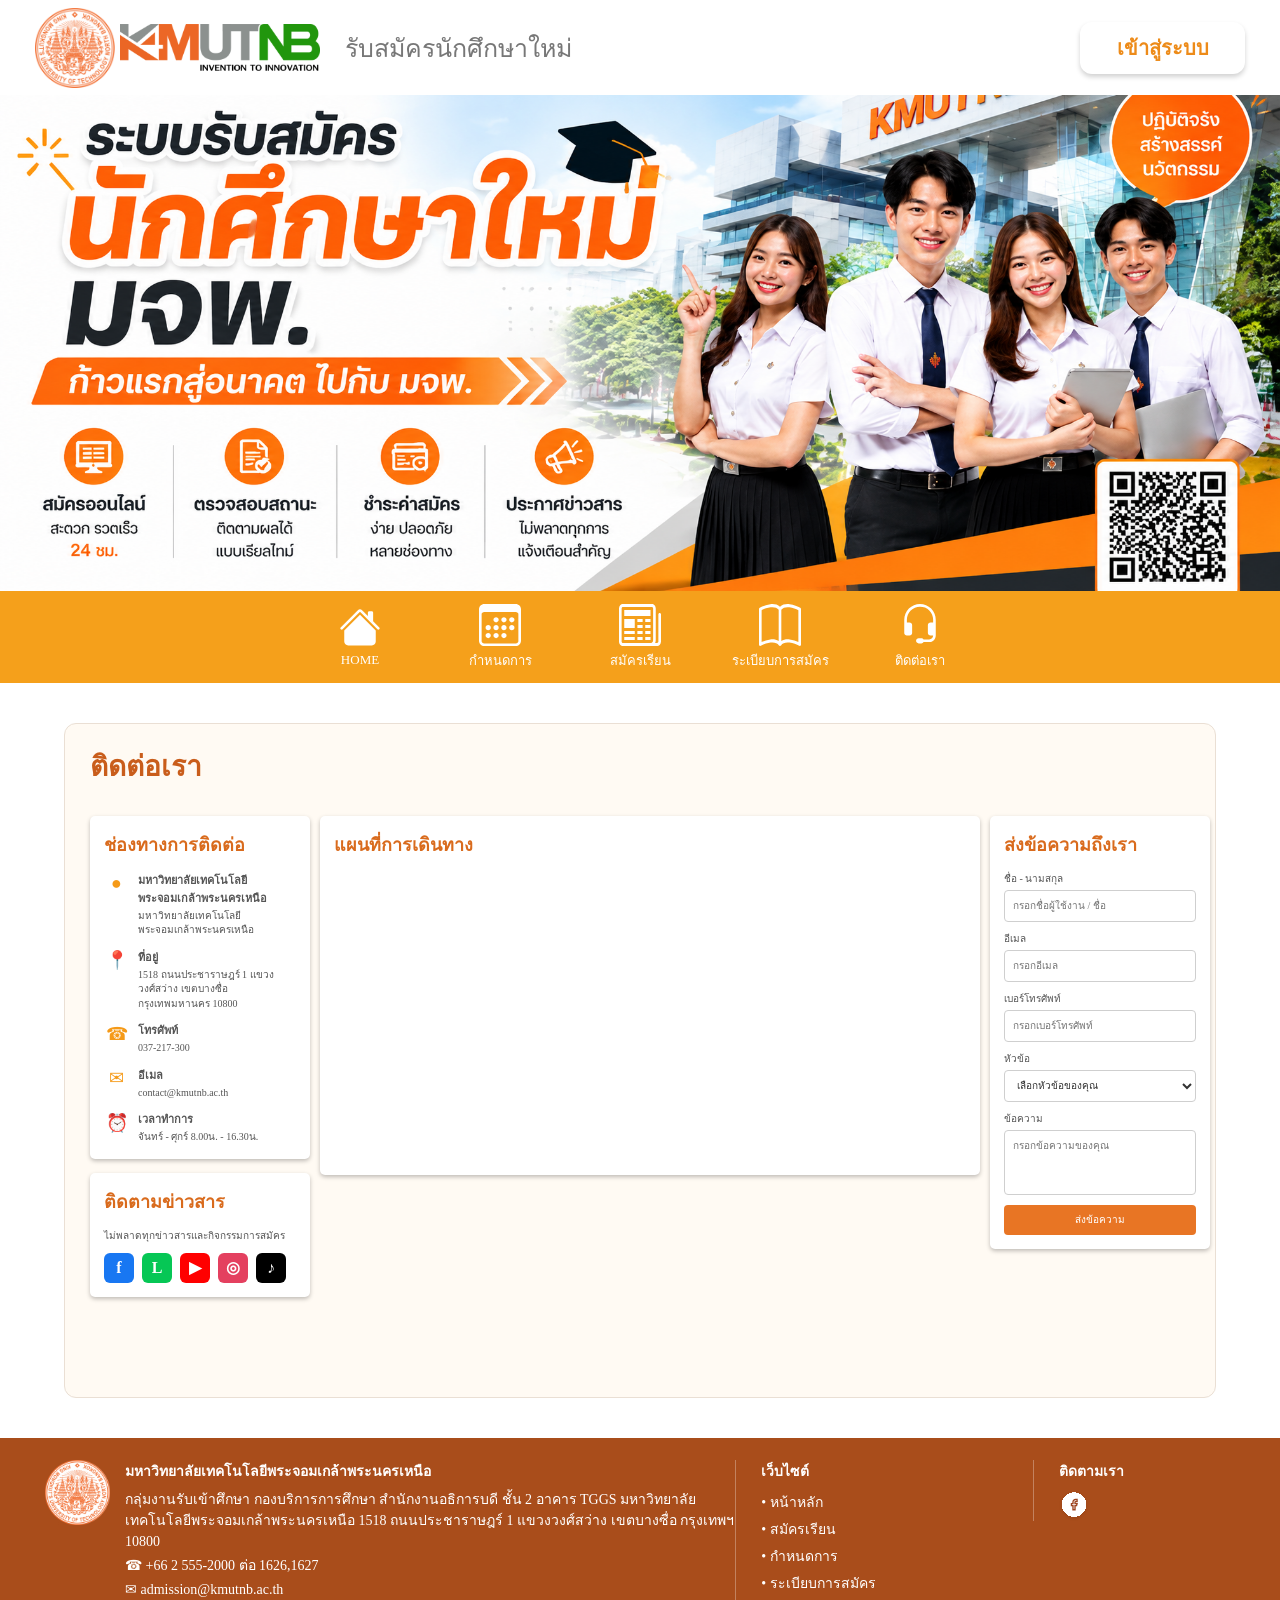
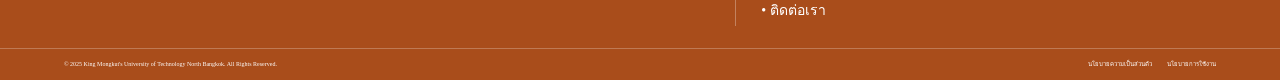
<file: contact.html>
<!DOCTYPE html>
<html lang="th">

<head>
  <meta charset="UTF-8">
  <meta name="viewport" content="width=device-width, initial-scale=1.0">
  <title>ระบบรับสมัคร มจพ.</title>
  <link rel="stylesheet" href="css/style.css">
</head>

<body>

  <div class="page">

    <!-- ================= TOP ================= -->
    <header class="site-header">

      <!-- TOP NAVBAR -->
      <div class="top-navbar">

        <div class="navbar-logo">
          <img src="img/logo.png" alt="KMUTNB">

        </div>
        <img src="img/kmutnb.png" width="200" alt="KMUTNB">
        <div class="navbar-title">
          รับสมัครนักศึกษาใหม่
        </div>

     <a href="sign.html" class="login-button">
    เข้าสู่ระบบ
      </a>
      </div>


      <!-- ================= BANNER ================= -->
      
      <div class="banner">
        <img src="img/back.png" alt="Banner">
      </div>


      <!-- ================= ORANGE NAVBAR ================= -->
      <nav class="main-navbar">

        <a href="index.html" class="nav-item active">

          <div class="nav-icon">
            <svg width="66" height="66" viewBox="0 0 66 66" fill="none" xmlns="http://www.w3.org/2000/svg">
              <path
                d="M35.9164 6.18748C35.1428 5.41416 34.0938 4.97974 33 4.97974C31.9062 4.97974 30.8572 5.41416 30.0836 6.18748L2.66473 33.6022C2.47297 33.794 2.32085 34.0216 2.21707 34.2722C2.11329 34.5227 2.05988 34.7913 2.05988 35.0625C2.05988 35.3337 2.11329 35.6022 2.21707 35.8528C2.32085 36.1033 2.47297 36.331 2.66473 36.5227C3.05201 36.91 3.57728 37.1276 4.12498 37.1276C4.39617 37.1276 4.66471 37.0742 4.91526 36.9704C5.16581 36.8666 5.39347 36.7145 5.58523 36.5227L33 9.10386L60.4147 36.5227C60.802 36.91 61.3273 37.1276 61.875 37.1276C62.4227 37.1276 62.9479 36.91 63.3352 36.5227C63.7225 36.1354 63.9401 35.6102 63.9401 35.0625C63.9401 34.5148 63.7225 33.9895 63.3352 33.6022L53.625 23.8961V10.3125C53.625 9.76547 53.4077 9.24087 53.0209 8.85407C52.6341 8.46728 52.1095 8.24998 51.5625 8.24998H47.4375C46.8905 8.24998 46.3659 8.46728 45.9791 8.85407C45.5923 9.24087 45.375 9.76547 45.375 10.3125V15.6461L35.9164 6.18748Z"
                fill="white" />
              <path
                d="M33 13.5836L57.75 38.3336V55.6875C57.75 57.3285 57.0981 58.9023 55.9377 60.0627C54.7773 61.2231 53.2035 61.875 51.5625 61.875H14.4375C12.7965 61.875 11.2227 61.2231 10.0623 60.0627C8.9019 58.9023 8.25 57.3285 8.25 55.6875V38.3336L33 13.5836Z"
                fill="white" />
            </svg>

          </div>

          <span>HOME</span>

        </a>


        <a href="timeline.html" class="nav-item">

          <div class="nav-icon">
            <svg width="60" height="60" viewBox="0 0 60 60" fill="none" xmlns="http://www.w3.org/2000/svg">
              <g clip-path="url(#clip0_89_853)">
                <path
                  d="M52.5 0H7.5C5.51088 0 3.60322 0.790176 2.1967 2.1967C0.790176 3.60322 0 5.51088 0 7.5L0 52.5C0 54.4891 0.790176 56.3968 2.1967 57.8033C3.60322 59.2098 5.51088 60 7.5 60H52.5C54.4891 60 56.3968 59.2098 57.8033 57.8033C59.2098 56.3968 60 54.4891 60 52.5V7.5C60 5.51088 59.2098 3.60322 57.8033 2.1967C56.3968 0.790176 54.4891 0 52.5 0ZM3.75 14.4638C3.75 12.69 5.43 11.25 7.5 11.25H52.5C54.57 11.25 56.25 12.69 56.25 14.4638V53.0362C56.25 54.81 54.57 56.25 52.5 56.25H7.5C5.43 56.25 3.75 54.81 3.75 53.0362V14.4638Z"
                  fill="white" />
                <path
                  d="M24.375 26.25C25.3696 26.25 26.3234 25.8549 27.0267 25.1516C27.7299 24.4484 28.125 23.4946 28.125 22.5C28.125 21.5054 27.7299 20.5516 27.0267 19.8484C26.3234 19.1451 25.3696 18.75 24.375 18.75C23.3804 18.75 22.4266 19.1451 21.7234 19.8484C21.0201 20.5516 20.625 21.5054 20.625 22.5C20.625 23.4946 21.0201 24.4484 21.7234 25.1516C22.4266 25.8549 23.3804 26.25 24.375 26.25ZM35.625 26.25C36.6196 26.25 37.5734 25.8549 38.2766 25.1516C38.9799 24.4484 39.375 23.4946 39.375 22.5C39.375 21.5054 38.9799 20.5516 38.2766 19.8484C37.5734 19.1451 36.6196 18.75 35.625 18.75C34.6304 18.75 33.6766 19.1451 32.9734 19.8484C32.2701 20.5516 31.875 21.5054 31.875 22.5C31.875 23.4946 32.2701 24.4484 32.9734 25.1516C33.6766 25.8549 34.6304 26.25 35.625 26.25ZM46.875 26.25C47.8696 26.25 48.8234 25.8549 49.5267 25.1516C50.2299 24.4484 50.625 23.4946 50.625 22.5C50.625 21.5054 50.2299 20.5516 49.5267 19.8484C48.8234 19.1451 47.8696 18.75 46.875 18.75C45.8804 18.75 44.9266 19.1451 44.2234 19.8484C43.5201 20.5516 43.125 21.5054 43.125 22.5C43.125 23.4946 43.5201 24.4484 44.2234 25.1516C44.9266 25.8549 45.8804 26.25 46.875 26.25ZM13.125 37.5C14.1196 37.5 15.0734 37.1049 15.7766 36.4017C16.4799 35.6984 16.875 34.7446 16.875 33.75C16.875 32.7554 16.4799 31.8016 15.7766 31.0984C15.0734 30.3951 14.1196 30 13.125 30C12.1304 30 11.1766 30.3951 10.4733 31.0984C9.77009 31.8016 9.375 32.7554 9.375 33.75C9.375 34.7446 9.77009 35.6984 10.4733 36.4017C11.1766 37.1049 12.1304 37.5 13.125 37.5ZM24.375 37.5C25.3696 37.5 26.3234 37.1049 27.0267 36.4017C27.7299 35.6984 28.125 34.7446 28.125 33.75C28.125 32.7554 27.7299 31.8016 27.0267 31.0984C26.3234 30.3951 25.3696 30 24.375 30C23.3804 30 22.4266 30.3951 21.7234 31.0984C21.0201 31.8016 20.625 32.7554 20.625 33.75C20.625 34.7446 21.0201 35.6984 21.7234 36.4017C22.4266 37.1049 23.3804 37.5 24.375 37.5ZM35.625 37.5C36.6196 37.5 37.5734 37.1049 38.2766 36.4017C38.9799 35.6984 39.375 34.7446 39.375 33.75C39.375 32.7554 38.9799 31.8016 38.2766 31.0984C37.5734 30.3951 36.6196 30 35.625 30C34.6304 30 33.6766 30.3951 32.9734 31.0984C32.2701 31.8016 31.875 32.7554 31.875 33.75C31.875 34.7446 32.2701 35.6984 32.9734 36.4017C33.6766 37.1049 34.6304 37.5 35.625 37.5ZM46.875 37.5C47.8696 37.5 48.8234 37.1049 49.5267 36.4017C50.2299 35.6984 50.625 34.7446 50.625 33.75C50.625 32.7554 50.2299 31.8016 49.5267 31.0984C48.8234 30.3951 47.8696 30 46.875 30C45.8804 30 44.9266 30.3951 44.2234 31.0984C43.5201 31.8016 43.125 32.7554 43.125 33.75C43.125 34.7446 43.5201 35.6984 44.2234 36.4017C44.9266 37.1049 45.8804 37.5 46.875 37.5ZM13.125 48.75C14.1196 48.75 15.0734 48.3549 15.7766 47.6516C16.4799 46.9484 16.875 45.9946 16.875 45C16.875 44.0054 16.4799 43.0516 15.7766 42.3484C15.0734 41.6451 14.1196 41.25 13.125 41.25C12.1304 41.25 11.1766 41.6451 10.4733 42.3484C9.77009 43.0516 9.375 44.0054 9.375 45C9.375 45.9946 9.77009 46.9484 10.4733 47.6516C11.1766 48.3549 12.1304 48.75 13.125 48.75ZM24.375 48.75C25.3696 48.75 26.3234 48.3549 27.0267 47.6516C27.7299 46.9484 28.125 45.9946 28.125 45C28.125 44.0054 27.7299 43.0516 27.0267 42.3484C26.3234 41.6451 25.3696 41.25 24.375 41.25C23.3804 41.25 22.4266 41.6451 21.7234 42.3484C21.0201 43.0516 20.625 44.0054 20.625 45C20.625 45.9946 21.0201 46.9484 21.7234 47.6516C22.4266 48.3549 23.3804 48.75 24.375 48.75ZM35.625 48.75C36.6196 48.75 37.5734 48.3549 38.2766 47.6516C38.9799 46.9484 39.375 45.9946 39.375 45C39.375 44.0054 38.9799 43.0516 38.2766 42.3484C37.5734 41.6451 36.6196 41.25 35.625 41.25C34.6304 41.25 33.6766 41.6451 32.9734 42.3484C32.2701 43.0516 31.875 44.0054 31.875 45C31.875 45.9946 32.2701 46.9484 32.9734 47.6516C33.6766 48.3549 34.6304 48.75 35.625 48.75Z"
                  fill="white" />
              </g>
              <defs>
                <clipPath id="clip0_89_853">
                  <rect width="60" height="60" fill="white" />
                </clipPath>
              </defs>
            </svg>

          </div>

          <span>กำหนดการ</span>

        </a>


        <a href="sign.html" class="nav-item">

          <div class="nav-icon">
            <svg width="60" height="60" viewBox="0 0 60 60" fill="none" xmlns="http://www.w3.org/2000/svg">
              <path
                d="M1.12736e-05 6.42857C1.12736e-05 4.72361 0.592643 3.08848 1.64754 1.88289C2.70243 0.677294 4.13317 0 5.62501 0H46.875C48.3668 0 49.7976 0.677294 50.8525 1.88289C51.9074 3.08848 52.5 4.72361 52.5 6.42857V51.5486C52.5 52.8343 52.3125 54.3514 51.6075 55.7143H54.375C54.8723 55.7143 55.3492 55.4885 55.7008 55.0867C56.0525 54.6848 56.25 54.1397 56.25 53.5714V15C56.25 14.4317 56.4475 13.8866 56.7992 13.4848C57.1508 13.0829 57.6277 12.8571 58.125 12.8571C58.6223 12.8571 59.0992 13.0829 59.4508 13.4848C59.8025 13.8866 60 14.4317 60 15V53.5714C60 55.2764 59.4074 56.9115 58.3525 58.1171C57.2976 59.3227 55.8668 60 54.375 60H5.61376C4.8756 60 4.1447 59.8336 3.46287 59.5104C2.78104 59.1872 2.16169 58.7135 1.64026 58.1163C1.11883 57.5192 0.705554 56.8104 0.424099 56.0306C0.142644 55.2507 -0.001468 54.415 1.12736e-05 53.5714V6.42857ZM45 55.7143C46.3875 55.7143 47.4525 54.81 48.1987 53.8243C48.5437 53.37 48.75 52.6286 48.75 51.5486V6.42857C48.75 5.86025 48.5525 5.31521 48.2008 4.91334C47.8492 4.51148 47.3723 4.28571 46.875 4.28571H5.62501C5.12773 4.28571 4.65082 4.51148 4.29918 4.91334C3.94755 5.31521 3.75001 5.86025 3.75001 6.42857V53.5714C3.75001 54.7629 4.58626 55.7143 5.61376 55.7143H45Z"
                fill="white" />
              <path
                d="M7.5 8.57141H45V17.1428H7.5V8.57141ZM7.5 21.4286H22.5V34.2857H7.5V21.4286ZM7.5 38.5714H22.5V42.8571H7.5V38.5714ZM7.5 47.1428H22.5V51.4286H7.5V47.1428ZM26.25 21.4286H33.75V25.7143H26.25V21.4286ZM37.5 21.4286H45V25.7143H37.5V21.4286ZM26.25 30H33.75V34.2857H26.25V30ZM37.5 30H45V34.2857H37.5V30ZM26.25 38.5714H33.75V42.8571H26.25V38.5714ZM37.5 38.5714H45V42.8571H37.5V38.5714ZM26.25 47.1428H33.75V51.4286H26.25V47.1428ZM37.5 47.1428H45V51.4286H37.5V47.1428Z"
                fill="white" />
            </svg>

          </div>

          <span>สมัครเรียน</span>

        </a>


        <a href="signment.html" class="nav-item">

          <div class="nav-icon">
            <svg width="60" height="60" viewBox="0 0 60 60" fill="none" xmlns="http://www.w3.org/2000/svg">
              <path
                d="M3.75 8.84675C7.06875 7.15261 11.8275 5.32568 16.455 4.75792C21.4425 4.14437 25.6725 5.04638 28.125 8.20115V52.8257C24.6187 50.399 20.175 50.0647 16.0763 50.5684C11.6513 51.1178 7.18875 52.6792 3.75 54.2818V8.84675ZM31.875 8.20115C34.3275 5.04638 38.5575 4.14437 43.545 4.75792C48.1725 5.32568 52.9313 7.15261 56.25 8.84675V54.2818C52.8075 52.6792 48.3488 51.1133 43.9238 50.573C39.8213 50.0647 35.3812 50.3944 31.875 52.8257V8.20115ZM30 4.06195C26.3062 0.18374 20.9513 -0.393183 16.0763 0.202055C10.3988 0.902605 4.66875 3.27898 1.09875 5.26158C0.771184 5.44349 0.493407 5.73664 0.298579 6.10606C0.10375 6.47547 9.96428e-05 6.90554 0 7.34492L0 57.7113C8.68575e-05 58.0943 0.0788893 58.4712 0.229189 58.8074C0.379489 59.1437 0.596481 59.4285 0.860291 59.6358C1.1241 59.8431 1.42629 59.9662 1.73919 59.994C2.05208 60.0217 2.36568 59.9532 2.65125 59.7946C5.95875 57.9631 11.2875 55.7607 16.4513 55.1243C21.735 54.4741 26.1637 55.5226 28.5375 59.1398C28.7132 59.4072 28.9358 59.623 29.1889 59.7713C29.4421 59.9196 29.7192 59.9966 30 59.9966C30.2808 59.9966 30.5579 59.9196 30.8111 59.7713C31.0642 59.623 31.2868 59.4072 31.4625 59.1398C33.8363 55.5226 38.265 54.4741 43.545 55.1243C48.7125 55.7607 54.045 57.9631 57.3488 59.7946C57.6343 59.9532 57.9479 60.0217 58.2608 59.994C58.5737 59.9662 58.8759 59.8431 59.1397 59.6358C59.4035 59.4285 59.6205 59.1437 59.7708 58.8074C59.9211 58.4712 59.9999 58.0943 60 57.7113V7.34492C59.9999 6.90554 59.8962 6.47547 59.7014 6.10606C59.5066 5.73664 59.2288 5.44349 58.9012 5.26158C55.3312 3.27898 49.6013 0.902605 43.9238 0.202055C39.0488 -0.397762 33.6937 0.18374 30 4.06195Z"
                fill="white" />
            </svg>

          </div>

          <span>ระเบียบการสมัคร</span>

        </a>


        <a href="contact.html" class="nav-item">

          <div class="nav-icon">
            <svg width="60" height="60" viewBox="0 0 60 60" fill="none" xmlns="http://www.w3.org/2000/svg">
              <path
                d="M30 3.75C25.0272 3.75 20.2581 5.72544 16.7417 9.24175C13.2254 12.7581 11.25 17.5272 11.25 22.5V26.25H15C15.9946 26.25 16.9484 26.6451 17.6516 27.3484C18.3549 28.0516 18.75 29.0054 18.75 30V41.25C18.75 42.2446 18.3549 43.1984 17.6516 43.9016C16.9484 44.6049 15.9946 45 15 45H11.25C10.2554 45 9.30161 44.6049 8.59835 43.9016C7.89509 43.1984 7.5 42.2446 7.5 41.25V22.5C7.5 19.5453 8.08198 16.6194 9.21271 13.8896C10.3434 11.1598 12.0008 8.67942 14.0901 6.5901C16.1794 4.50078 18.6598 2.84344 21.3896 1.71271C24.1194 0.58198 27.0453 0 30 0C32.9547 0 35.8806 0.58198 38.6104 1.71271C41.3402 2.84344 43.8206 4.50078 45.9099 6.5901C47.9992 8.67942 49.6566 11.1598 50.7873 13.8896C51.918 16.6194 52.5 19.5453 52.5 22.5V45C52.5 47.4864 51.5123 49.871 49.7541 51.6291C47.996 53.3873 45.6114 54.375 43.125 54.375H35.1225C34.7934 54.9451 34.32 55.4184 33.7499 55.7476C33.1799 56.0767 32.5332 56.25 31.875 56.25H28.125C27.1304 56.25 26.1766 55.8549 25.4734 55.1516C24.7701 54.4484 24.375 53.4946 24.375 52.5C24.375 51.5054 24.7701 50.5516 25.4734 49.8484C26.1766 49.1451 27.1304 48.75 28.125 48.75H31.875C32.5332 48.75 33.1799 48.9233 33.7499 49.2524C34.32 49.5816 34.7934 50.0549 35.1225 50.625H43.125C44.6168 50.625 46.0476 50.0324 47.1025 48.9775C48.1574 47.9226 48.75 46.4918 48.75 45H45C44.0054 45 43.0516 44.6049 42.3484 43.9016C41.6451 43.1984 41.25 42.2446 41.25 41.25V30C41.25 29.0054 41.6451 28.0516 42.3484 27.3484C43.0516 26.6451 44.0054 26.25 45 26.25H48.75V22.5C48.75 20.0377 48.265 17.5995 47.3227 15.3247C46.3805 13.0498 44.9994 10.9828 43.2583 9.24175C41.5172 7.50065 39.4502 6.11953 37.1753 5.17726C34.9005 4.23498 32.4623 3.75 30 3.75Z"
                fill="white" />
            </svg>

          </div>

          <span>ติดต่อเรา</span>

        </a>

      </nav>

    </header>


        <!-- ================= CONTENT ================= -->
        <main class="content">
            <section class="contact-section">

                <h2 class="contact-title">ติดต่อเรา</h2>

                <div class="contact-content">

                    <!-- ===============================
             LEFT
        ================================ -->
                    <div class="contact-left">

                        <!-- Contact Information -->
                        <div class="contact-card">

                            <h3>ช่องทางการติดต่อ</h3>

                            <div class="contact-row">
                                <div class="contact-icon">●</div>
                                <div>
                                    <strong>มหาวิทยาลัยเทคโนโลยีพระจอมเกล้าพระนครเหนือ</strong>
                                    <p>มหาวิทยาลัยเทคโนโลยีพระจอมเกล้าพระนครเหนือ</p>
                                </div>
                            </div>

                            <div class="contact-row">
                                <div class="contact-icon">📍</div>
                                <div>
                                    <strong>ที่อยู่</strong>
                                    <p>
                                        1518 ถนนประชาราษฎร์ 1
                                        แขวงวงศ์สว่าง เขตบางซื่อ
                                        กรุงเทพมหานคร 10800
                                    </p>
                                </div>
                            </div>

                            <div class="contact-row">
                                <div class="contact-icon">☎</div>
                                <div>
                                    <strong>โทรศัพท์</strong>
                                    <p>037-217-300</p>
                                </div>
                            </div>

                            <div class="contact-row">
                                <div class="contact-icon">✉</div>
                                <div>
                                    <strong>อีเมล</strong>
                                    <p>contact@kmutnb.ac.th</p>
                                </div>
                            </div>

                            <div class="contact-row">
                                <div class="contact-icon">⏰</div>
                                <div>
                                    <strong>เวลาทำการ</strong>
                                    <p>จันทร์ - ศุกร์ 8.00น. - 16.30น.</p>
                                </div>
                            </div>

                        </div>


                        <!-- Social -->
                        <div class="contact-card social-card">

                            <h3>ติดตามข่าวสาร</h3>

                            <p>ไม่พลาดทุกข่าวสารและกิจกรรมการสมัคร</p>

                            <div class="social-icons">

                                <a href="#" class="facebook">f</a>
                                <a href="#" class="line">L</a>
                                <a href="#" class="youtube">▶</a>
                                <a href="#" class="instagram">◎</a>
                                <a href="#" class="tiktok">♪</a>

                            </div>

                        </div>

                    </div>


                    <!-- ===============================
             CENTER MAP
        ================================ -->
                    <div class="contact-map">

                        <h3>แผนที่การเดินทาง</h3>

                        <div class="map-container">

                            <iframe
                                src="https://www.google.com/maps?q=มหาวิทยาลัยเทคโนโลยีพระจอมเกล้าพระนครเหนือ&output=embed"
                                loading="lazy" allowfullscreen>
                            </iframe>

                        </div>

                    </div>


                    <!-- ===============================
             RIGHT FORM
        ================================ -->
                    <div class="contact-form">

                        <h3>ส่งข้อความถึงเรา</h3>

                        <form>

                            <label>ชื่อ - นามสกุล</label>

                            <input type="text" placeholder="กรอกชื่อผู้ใช้งาน / ชื่อ">


                            <label>อีเมล</label>

                            <input type="email" placeholder="กรอกอีเมล">


                            <label>เบอร์โทรศัพท์</label>

                            <input type="text" placeholder="กรอกเบอร์โทรศัพท์">


                            <label>หัวข้อ</label>

                            <select>
                                <option>เลือกหัวข้อของคุณ</option>
                                <option>สอบถามข้อมูล</option>
                                <option>สอบถามการสมัคร</option>
                                <option>แจ้งปัญหา</option>
                            </select>


                            <label>ข้อความ</label>

                            <textarea placeholder="กรอกข้อความของคุณ"></textarea>


                            <button type="submit">
                                ส่งข้อความ
                            </button>

                        </form>

                    </div>

                </div>

            </section>
        </main>
        <!-- ================= FOOTER ================= -->

        <footer class="site-footer">

      <div class="footer-main">

        <!-- ข้อมูลมหาวิทยาลัย -->
        <div class="footer-info">

          <img src="img/logo.png" class="footer-logo" alt="KMUTNB Logo">

          <div class="footer-detail">

            <h3>
              มหาวิทยาลัยเทคโนโลยีพระจอมเกล้าพระนครเหนือ
            </h3>

            <p>
             กลุ่มงานรับเข้าศึกษา กองบริการการศึกษา สำนักงานอธิการบดี ชั้น 2 อาคาร TGGS มหาวิทยาลัยเทคโนโลยีพระจอมเกล้าพระนครเหนือ 1518
ถนนประชาราษฎร์ 1 แขวงวงศ์สว่าง เขตบางซื่อ กรุงเทพฯ 10800
            </p>

            <p>
              ☎  +66 2 555-2000 ต่อ 1626,1627
            </p>

            <p>
              ✉ admission@kmutnb.ac.th
            </p>

          </div>

        </div>


        <!-- ลิงก์ -->
        <div class="footer-links">

          <h3>เว็บไซต์</h3>

          <a href="index.html">หน้าหลัก</a>
          <a href="sign.html">สมัครเรียน</a>
          <a href="timeline.html">กำหนดการ</a>
          <a href="signment.html">ระเบียบการสมัคร</a>
          <a href="contact.html">ติดต่อเรา</a>

        </div>


        <!-- Social -->
        <div class="footer-social">

          <h3>ติดตามเรา</h3>

          <div class="social-icons">

            <a href="https://www.facebook.com/KMUTNBofficial?locale=th_TH" class="social">
              <svg width="44" height="44" viewBox="0 0 44 44" fill="none" xmlns="http://www.w3.org/2000/svg">
                <g filter="url(#filter0_d_66_462)">
                  <rect x="4" y="2" width="36" height="36" rx="18" fill="white" shape-rendering="crispEdges" />
                  <path
                    d="M24.2502 12.4995H26.5V15.4998H24.2502C24.0513 15.4998 23.8605 15.5788 23.7199 15.7194C23.5792 15.8601 23.5002 16.0509 23.5002 16.2498V18.5H26.5L25.7501 21.5002H23.5002V27.5007H20.5004V21.5002H18.2506V18.5H20.5004V16.2498C20.5004 15.2552 20.8955 14.3013 21.5987 13.5979C22.3019 12.8946 23.2557 12.4995 24.2502 12.4995Z"
                    stroke="#9D441F" stroke-width="2" stroke-linecap="round" />
                </g>
                <defs>
                  <filter id="filter0_d_66_462" x="0" y="0" width="44" height="44" filterUnits="userSpaceOnUse"
                    color-interpolation-filters="sRGB">
                    <feFlood flood-opacity="0" result="BackgroundImageFix" />
                    <feColorMatrix in="SourceAlpha" type="matrix" values="0 0 0 0 0 0 0 0 0 0 0 0 0 0 0 0 0 0 127 0"
                      result="hardAlpha" />
                    <feOffset dy="2" />
                    <feGaussianBlur stdDeviation="2" />
                    <feComposite in2="hardAlpha" operator="out" />
                    <feColorMatrix type="matrix" values="0 0 0 0 0 0 0 0 0 0 0 0 0 0 0 0 0 0 0.101961 0" />
                    <feBlend mode="normal" in2="BackgroundImageFix" result="effect1_dropShadow_66_462" />
                    <feBlend mode="normal" in="SourceGraphic" in2="effect1_dropShadow_66_462" result="shape" />
                  </filter>
                </defs>
              </svg>
            </a>
           
          </div>

        </div>

      </div>


      <!-- Copyright -->
      <div class="footer-bottom">

        <span>
          © 2025 King Mongkut's University of Technology North Bangkok. All Rights Reserved.
        </span>

        <div class="footer-bottom-links">
          <a href="#">นโยบายความเป็นส่วนตัว</a>
          <a href="#">นโยบายการใช้งาน</a>
        </div>

      </div>

    </footer>
    </div>

</body>

</html>
</file>
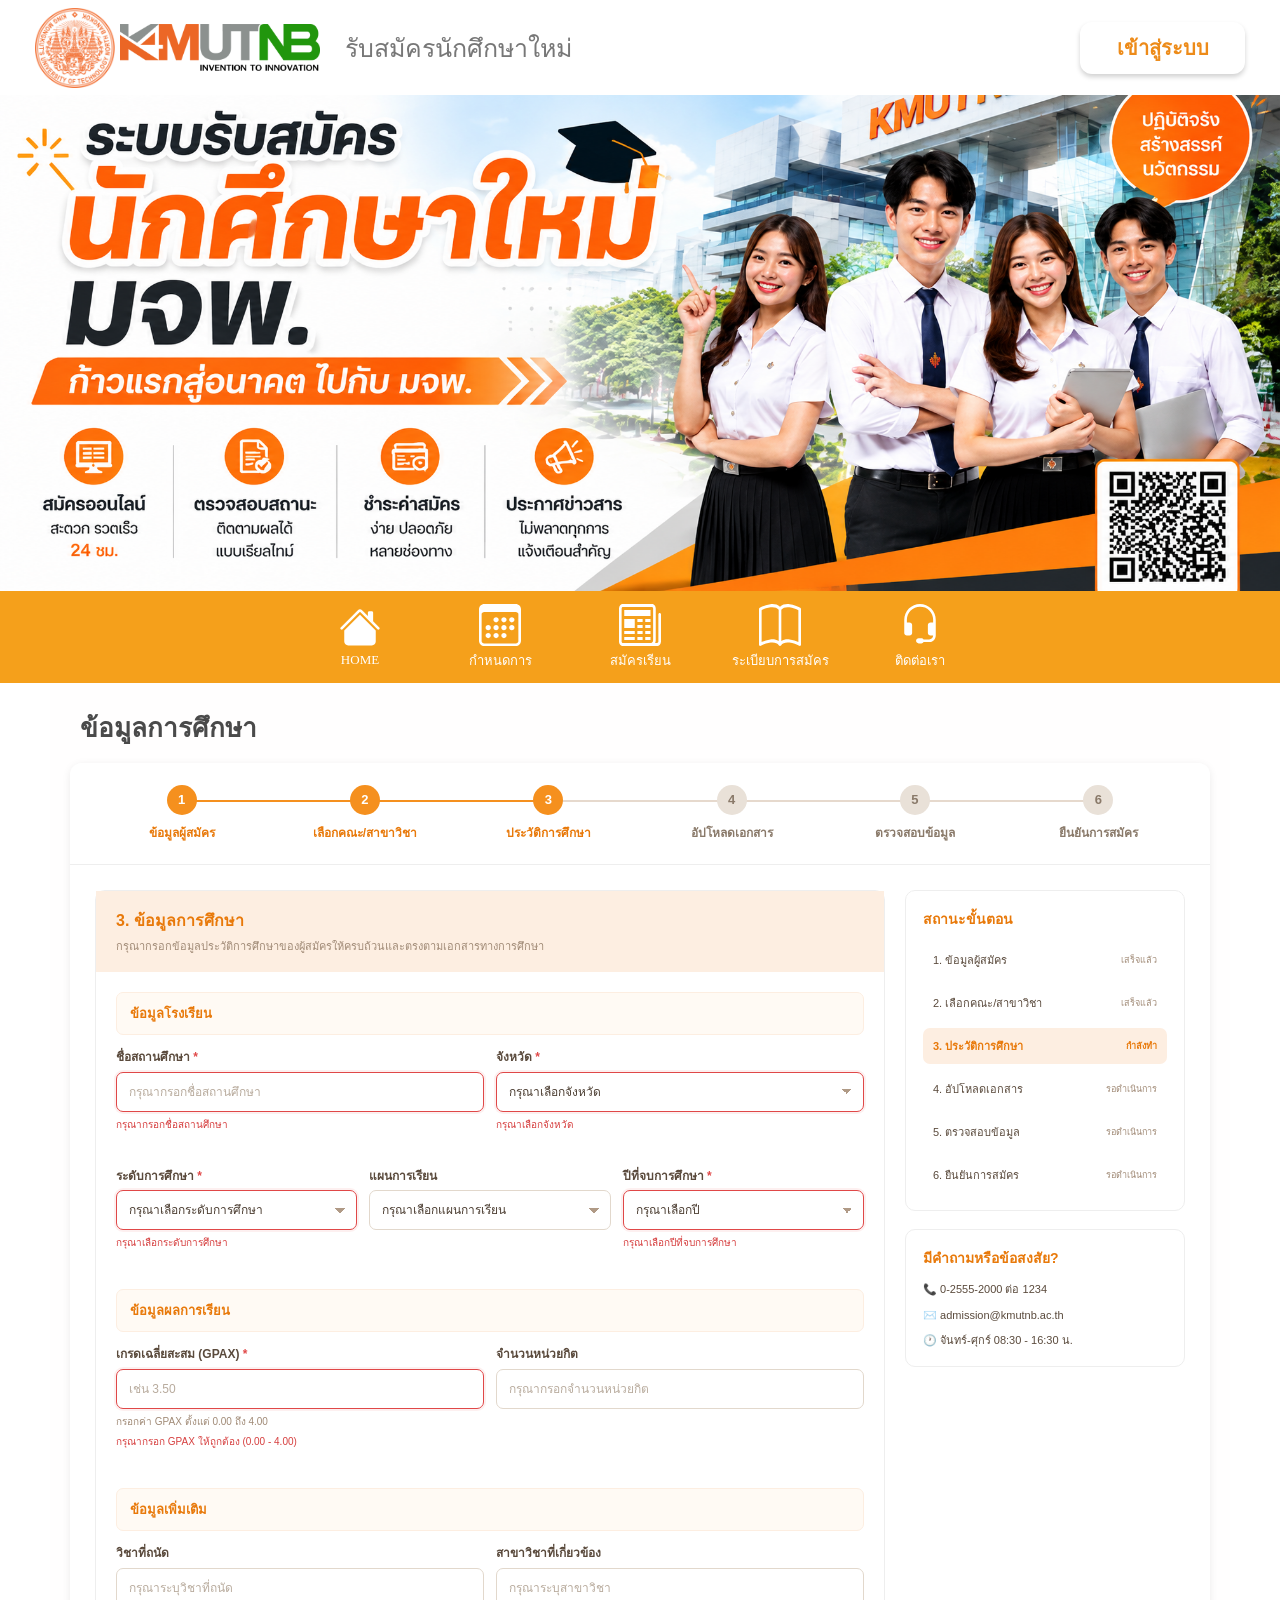
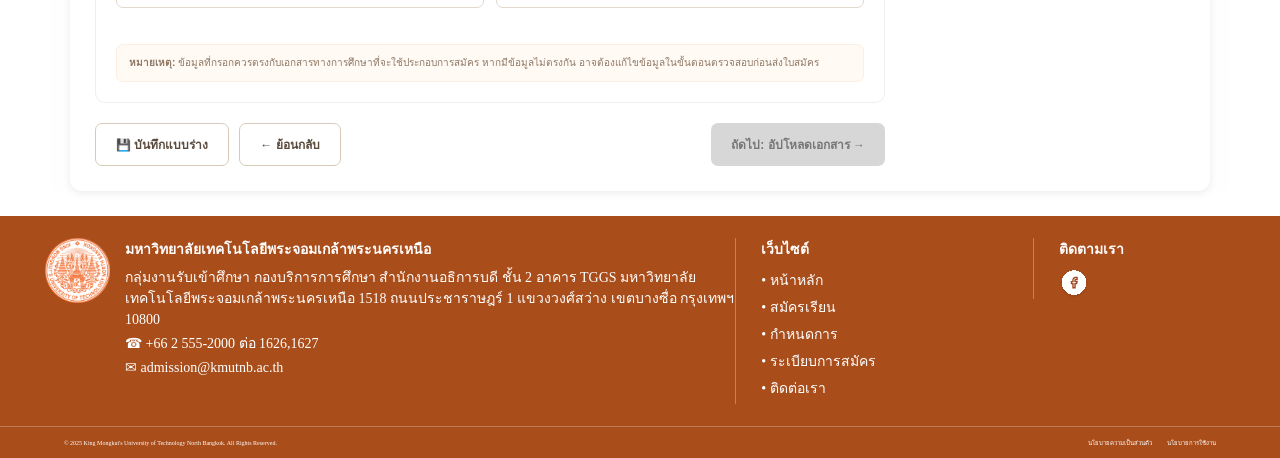
<file: educationinfo.html>
<!DOCTYPE html>

<html lang="th">

<head>
    <meta charset="utf-8" />
    <meta content="width=device-width, initial-scale=1.0" name="viewport" />
    <title>ประวัติการศึกษา | รับสมัครนักศึกษาใหม่ มจพ.</title>
    <!-- CSS หลักของเว็บไซต์ -->
    <link href="css/style.css" rel="stylesheet" />
   <style>
        /* =====================================================
           APPLY PAGE
        ===================================================== */

        .apply-page {
            width: 100%;
            max-width: 1180px;
            margin: 0 auto;
            background: #fffefe;
            color: #3B2B22;
            font-family: "Segoe UI", "Sarabun", "Tahoma", sans-serif;
            box-sizing: border-box;
        }

        .apply-page *,
        .apply-page *::before,
        .apply-page *::after {
            box-sizing: border-box;
        }

        /* ===============================
           หัวข้อหน้า
        =============================== */

        .apply-page-title {
            padding: 24px 30px 15px;
            font-size: 26px;
            font-weight: 700;
            color: #4a4a4a;
        }

        /* ===============================
           กล่องเนื้อหาหลัก
        =============================== */

        .apply-card {
            background: #ffffff;
            border-radius: 12px;
            margin: 0 20px 25px;
            overflow: hidden;
            box-shadow: 0 2px 8px rgba(0, 0, 0, 0.08);
        }

        /* ===============================
           STEPPER
        =============================== */

        .apply-stepper {
            background: #ffffff;
            padding: 22px 20px;
            overflow-x: auto;
            border-bottom: 1px solid #eeeeee;
        }

        .apply-step-track {
            display: flex;
            align-items: flex-start;
            min-width: 600px;
        }

        .apply-step {
            flex: 1;
            position: relative;
            text-align: center;
        }

        .apply-step::before {
            content: "";
            position: absolute;
            top: 15px;
            left: -50%;
            width: 100%;
            height: 2px;
            background: #e6d9cd;
            z-index: 0;
        }

        .apply-step:first-child::before {
            display: none;
        }

        .apply-step-dot {
            position: relative;
            z-index: 1;
            width: 30px;
            height: 30px;
            line-height: 30px;
            margin: 0 auto 8px;
            border-radius: 50%;
            background: #e9e1d8;
            color: #8a7a6a;
            font-size: 13px;
            font-weight: 700;
        }

        .apply-step-label {
            font-size: 12px;
            color: #8a7a6a;
            font-weight: 600;
            padding: 0 5px;
        }

        .apply-step.is-active .apply-step-dot {
            background: #F5901E;
            color: #ffffff;
        }

        .apply-step.is-active .apply-step-label {
            color: #E8790A;
        }

        /* ===============================
           CONTENT
        =============================== */

        .apply-wrap {
            padding: 25px;
        }

        .apply-layout {
            display: flex;
            align-items: flex-start;
            gap: 20px;
        }

        .apply-main {
            flex: 1;
            min-width: 0;
        }

        .apply-side {
            width: 280px;
            flex-shrink: 0;
            display: flex;
            flex-direction: column;
            gap: 18px;
        }

        /* ===============================
           FORM SECTION
        =============================== */

        .form-section {
            border: 1px solid #eeeeee;
            border-radius: 10px;
            overflow: hidden;
            background: #ffffff;
        }

        .form-section-head {
            background: #FDEEE1;
            padding: 17px 20px;
        }

        .fsh-title {
            color: #E8790A;
            font-size: 16px;
            font-weight: 700;
            margin-bottom: 5px;
        }

        .fsh-sub {
            font-size: 11px;
            color: #a08a76;
            line-height: 1.5;
        }

        .form-body {
            padding: 20px;
        }

        /* ===============================
           SUB HEAD
        =============================== */

        .form-subhead {
            color: #E8790A;
            font-size: 13px;
            font-weight: 700;
            border: 1px solid #FDEEE1;
            background: #fffaf4;
            border-radius: 7px;
            padding: 10px 13px;
            margin: 17px 0 14px;
        }

        .form-body>.form-subhead:first-child {
            margin-top: 0;
        }

        /* ===============================
           FORM ROW
        =============================== */

        .form-row {
            display: flex;
            flex-wrap: wrap;
            gap: 12px;
            margin-bottom: 14px;
        }

        .form-group {
            flex: 1 1 100%;
            min-width: 0;
        }

        .form-row.cols-2 .form-group {
            flex: 1 1 calc(50% - 6px);
        }

        .form-row.cols-3 .form-group {
            flex: 1 1 calc(33.333% - 8px);
        }

        .form-row.cols-4 .form-group {
            flex: 1 1 calc(25% - 9px);
        }

        /* ===============================
           LABEL
        =============================== */

        .form-group>label {
            display: block;
            font-size: 12px;
            color: #5a4a3c;
            margin-bottom: 6px;
            font-weight: 600;
        }

        .form-group label em {
            color: #e04848;
            font-style: normal;
        }

        /* ===============================
           INPUT / SELECT
        =============================== */

        .form-group input[type="text"],
        .form-group input[type="email"],
        .form-group input[type="tel"],
        .form-group select {
            width: 100%;
            height: 40px;
            border: 1px solid #e2d8cc;
            border-radius: 7px;
            padding: 0 12px;
            font-size: 12px;
            color: #4a3c30;
            background: #ffffff;
            font-family: inherit;
            outline: none;
        }

        .form-group input:focus,
        .form-group select:focus {
            border-color: #F5901E;
            box-shadow: 0 0 0 2px rgba(245, 144, 30, 0.12);
        }

        .form-group input::placeholder {
            color: #b8ab9d;
        }

        .form-group select {
            appearance: none;
            background-image:
                linear-gradient(45deg, transparent 50%, #b09a86 50%),
                linear-gradient(135deg, #b09a86 50%, transparent 50%);
            background-position:
                calc(100% - 16px) center,
                calc(100% - 11px) center;
            background-size: 5px 5px, 5px 5px;
            background-repeat: no-repeat;
        }

        /* ===============================
           RADIO
        =============================== */

        .radio-row {
            display: flex;
            align-items: center;
            flex-wrap: wrap;
            gap: 12px;
            min-height: 40px;
        }

        .radio-opt {
            display: flex !important;
            align-items: center;
            gap: 4px;
            margin: 0 !important;
            font-size: 11px !important;
            color: #5a4a3c !important;
            font-weight: 500 !important;
        }

        .radio-opt input {
            width: auto !important;
            height: auto !important;
            accent-color: #F5901E;
        }

        /* ===============================
           CHECKBOX
        =============================== */

        .checkbox-opt {
            display: flex;
            align-items: center;
            gap: 7px;
            font-size: 11px;
            color: #5a4a3c;
            font-weight: 600;
            margin-bottom: 14px;
        }

        .checkbox-opt input {
            width: 15px;
            height: 15px;
            accent-color: #F5901E;
        }

        /* ===============================
           BUTTON
        =============================== */

        .form-actions {
            display: flex;
            justify-content: space-between;
            align-items: center;
            gap: 12px;
            margin-top: 20px;
        }

        .btn-save-draft,
        .btn-next {
            height: 43px;
            border-radius: 7px;
            padding: 0 20px;
            font-family: inherit;
            font-size: 12px;
            font-weight: 700;
            cursor: pointer;
        }

        .btn-save-draft {
            background: #ffffff;
            border: 1px solid #d8cabb;
            color: #5a4a3c;
        }

        .btn-save-draft:hover {
            background: #fffaf4;
        }

        .btn-next {
            background: #F5901E;
            color: #ffffff;
            border: none;
        }

        .btn-next:hover {
            background: #E8790A;
        }

        /* ===============================
           SIDEBAR
        =============================== */

        .side-box {
            border: 1px solid #eeeeee;
            border-radius: 10px;
            padding: 17px;
            background: #ffffff;
        }

        .side-title {
            color: #E8790A;
            font-size: 14px;
            font-weight: 700;
            margin-bottom: 12px;
        }

        .status-list {
            display: flex;
            flex-direction: column;
            gap: 7px;
        }

        .status-item {
            display: flex;
            justify-content: space-between;
            align-items: center;
            gap: 8px;
            font-size: 11px;
            color: #5a4a3c;
            padding: 9px 10px;
            border-radius: 7px;
        }

        .status-item.is-current {
            background: #FDEEE1;
            font-weight: 700;
            color: #E8790A;
        }

        .status-tag {
            font-size: 9px;
            color: #a08a76;
            white-space: nowrap;
        }

        .status-item.is-current .status-tag {
            color: #E8790A;
        }

        .side-contact .contact-line {
            font-size: 11px;
            color: #5a4a3c;
            margin-bottom: 9px;
            line-height: 1.5;
        }

        .side-contact .contact-line:last-child {
            margin-bottom: 0;
        }

        /* ===============================
           FOOTER
        =============================== */

        .apply-footer {
            background: #7A3B1D;
            color: #f0e0d0;
            padding: 25px 30px 0;
        }

        .apply-footer-top {
            display: flex;
            gap: 25px;
            padding-bottom: 20px;
        }

        .apply-footer-brand {
            flex: 1 1 45%;
            display: flex;
            gap: 12px;
        }

        .apply-footer-logo {
            width: 50px;
            height: 50px;
            border-radius: 50%;
            background: rgba(255, 255, 255, 0.1);
            border: 1px dashed rgba(255, 255, 255, 0.4);
            flex-shrink: 0;
        }

        .apply-footer-brand-text {
            font-size: 11px;
            line-height: 1.6;
            color: #e9d9c8;
        }

        .apply-footer-brand-text b {
            display: block;
            font-size: 12px;
            color: #ffffff;
            margin-bottom: 3px;
        }

        .apply-footer-col {
            flex: 0 1 22%;
        }

        .apply-footer-col h4,
        .apply-footer-social h4 {
            font-size: 12px;
            color: #ffffff;
            margin-bottom: 9px;
        }

        .apply-footer-col ul {
            list-style: none;
            font-size: 10px;
            line-height: 2;
            color: #e2cfba;
        }

        .apply-footer-social {
            flex: 0 1 20%;
        }

        .social-icons {
            display: flex;
            gap: 8px;
        }

        .social-icons .s {
            width: 25px;
            height: 25px;
            border-radius: 50%;
            background: rgba(255, 255, 255, 0.15);
            display: flex;
            align-items: center;
            justify-content: center;
            font-size: 10px;
            color: #ffffff;
        }

        .apply-footer-bottom {
            border-top: 1px solid rgba(255, 255, 255, 0.15);
            display: flex;
            flex-wrap: wrap;
            gap: 8px 20px;
            justify-content: space-between;
            font-size: 9px;
            color: #cbb097;
            padding: 12px 0;
        }

        /* =====================================================
           RESPONSIVE
        ===================================================== */

        @media (max-width: 900px) {

            .apply-page-title {
                font-size: 22px;
                padding: 20px 20px 12px;
            }

            .apply-card {
                margin: 0 12px 20px;
            }

            .apply-layout {
                flex-direction: column;
            }

            .apply-main {
                width: 100%;
            }

            .apply-side {
                width: 100%;
                display: grid;
                grid-template-columns: 1fr 1fr;
            }

            .form-row.cols-3 .form-group {
                flex: 1 1 calc(50% - 6px);
            }

            .form-row.cols-4 .form-group {
                flex: 1 1 calc(50% - 6px);
            }

            .apply-footer-top {
                flex-wrap: wrap;
            }

            .apply-footer-brand {
                flex: 1 1 100%;
            }

            .apply-footer-col,
            .apply-footer-social {
                flex: 1 1 30%;
            }
        }

        @media (max-width: 600px) {

            .apply-page-title {
                font-size: 19px;
                padding: 16px 14px 10px;
            }

            .apply-card {
                margin: 0 7px 15px;
                border-radius: 8px;
            }

            .apply-stepper {
                padding: 16px 10px;
            }

            .apply-step-track {
                min-width: 560px;
            }

            .apply-step-label {
                font-size: 10px;
            }

            .apply-wrap {
                padding: 12px;
            }

            .form-section-head {
                padding: 14px;
            }

            .fsh-title {
                font-size: 14px;
            }

            .fsh-sub {
                font-size: 10px;
            }

            .form-body {
                padding: 14px;
            }

            .form-row.cols-2 .form-group,
            .form-row.cols-3 .form-group,
            .form-row.cols-4 .form-group {
                flex: 1 1 100%;
            }

            .apply-side {
                display: flex;
                flex-direction: column;
            }

            .form-actions {
                flex-direction: column;
            }

            .btn-save-draft,
            .btn-next {
                width: 100%;
            }

            .apply-footer {
                padding: 20px 15px 0;
            }

            .apply-footer-top {
                flex-direction: column;
            }

            .apply-footer-col,
            .apply-footer-social {
                width: 100%;
            }
        }

        /* ===============================
           FORM VALIDATION + PROVINCE PICKER
        =============================== */
        /* ปุ่มถัดไป: ยังไม่ครบ = สีเทา, ครบ = สีส้ม */
        .btn-next.next-disabled {
            background: #d7d7d7 !important;
            color: #777777 !important;
            cursor: pointer !important;
            box-shadow: none !important;
        }

        .btn-next.next-disabled:hover {
            background: #d7d7d7 !important;
        }

        .btn-next.next-active {
            background: #ff7a00 !important;
            color: #ffffff !important;
            cursor: pointer !important;
        }

        .form-group input.input-invalid,
        .form-group select.input-invalid {
            border-color: #e04848 !important;
            box-shadow: 0 0 0 2px rgba(224, 72, 72, 0.08) !important;
        }

        .form-group input.input-valid,
        .form-group select.input-valid {
            border-color: #ff7a00 !important;
            box-shadow: 0 0 0 2px rgba(255, 122, 0, 0.08) !important;
        }

        .radio-row.input-invalid {
            border: 1px solid #e04848;
            border-radius: 7px;
            padding: 5px 8px;
        }

        .province-picker {
            position: relative;
            width: 100%;
        }

        .province-list {
            position: absolute;
            top: calc(100% + 4px);
            left: 0;
            right: 0;
            max-height: 220px;
            overflow-y: auto;
            background: #ffffff;
            border: 1px solid #e2d8cc;
            border-radius: 7px;
            box-shadow: 0 5px 15px rgba(0, 0, 0, 0.12);
            z-index: 100;
            display: none;
        }

        .province-list.show {
            display: block;
        }

        .province-option {
            display: block;
            width: 100%;
            border: none;
            background: #ffffff;
            color: #4a3c30;
            padding: 10px 12px;
            text-align: left;
            font-family: inherit;
            font-size: 12px;
            cursor: pointer;
        }

        .province-option:hover {
            background: #FDEEE1;
            color: #E8790A;
        }

        .form-group input:disabled {
            background: #f3f3f3;
            color: #999999;
            cursor: not-allowed;
        }

        /* ป้องกัน dropdown จังหวัดถูกตัด */
        .apply-page .form-section,
        .apply-page .form-body {
            overflow: visible;
        }

       


        /* =====================================================
   EDUCATION INFO PAGE
===================================================== */
        .education-page .form-control.input-invalid {
            border-color: #e04848 !important;
            box-shadow: 0 0 0 2px rgba(224, 72, 72, .08) !important;
        }

        .education-page .form-hint {
            display: block;
            margin-top: 5px;
            color: #a08a76;
            font-size: 10px;
            line-height: 1.5;
        }

        .education-page .field-error {
            display: none;
            margin-top: 5px;
            color: #d63f3f;
            font-size: 10px;
        }

        .education-page .field-error.show {
            display: block;
        }

        .education-page .apply-step.is-done .apply-step-dot {
            background: #F5901E;
            color: #fff;
        }

        .education-page .apply-step.is-done .apply-step-label {
            color: #E8790A;
        }

        .education-page .apply-step.is-done::before {
            background: #F5901E;
        }

        .education-page .education-note {
            margin-top: 8px;
            padding: 10px 12px;
            border-radius: 7px;
            background: #fffaf4;
            border: 1px solid #FDEEE1;
            color: #8f7865;
            font-size: 10px;
            line-height: 1.6;
        }

        .education-page .number-control {
            text-align: left;
        }

        .education-page .form-actions .btn-back {
            margin-right: auto;
        }

        @media (max-width:600px) {
            .education-page .education-note {
                font-size: 9px;
            }
        }
    </style>
</head>

<body>
    <div class="page">
        <!-- =====================================================
         HEADER ของเว็บไซต์หลัก
    ===================================================== -->

        </head>

        <body>

            <div class="page">

                <!-- ================= TOP ================= -->
                <header class="site-header">

                    <!-- TOP NAVBAR -->
                    <div class="top-navbar">

                        <div class="navbar-logo">
                            <img src="img/logo.png" alt="KMUTNB">

                        </div>
                        <img src="img/kmutnb.png" width="200" alt="KMUTNB">
                        <div class="navbar-title">
                            รับสมัครนักศึกษาใหม่
                        </div>

                        <a href="sign.html" class="login-button">
                            เข้าสู่ระบบ
                        </a>
                    </div>


                    <!-- ================= BANNER ================= -->
                    <!-- ใส่รูป Banner ของคุณตรงนี้ -->
                    <div class="banner">
                        <img src="img/back.png" alt="Banner">
                    </div>


                    <!-- ================= ORANGE NAVBAR ================= -->
                    <nav class="main-navbar">

                        <a href="index.html" class="nav-item active">

                            <div class="nav-icon">
                                <svg width="66" height="66" viewBox="0 0 66 66" fill="none"
                                    xmlns="http://www.w3.org/2000/svg">
                                    <path
                                        d="M35.9164 6.18748C35.1428 5.41416 34.0938 4.97974 33 4.97974C31.9062 4.97974 30.8572 5.41416 30.0836 6.18748L2.66473 33.6022C2.47297 33.794 2.32085 34.0216 2.21707 34.2722C2.11329 34.5227 2.05988 34.7913 2.05988 35.0625C2.05988 35.3337 2.11329 35.6022 2.21707 35.8528C2.32085 36.1033 2.47297 36.331 2.66473 36.5227C3.05201 36.91 3.57728 37.1276 4.12498 37.1276C4.39617 37.1276 4.66471 37.0742 4.91526 36.9704C5.16581 36.8666 5.39347 36.7145 5.58523 36.5227L33 9.10386L60.4147 36.5227C60.802 36.91 61.3273 37.1276 61.875 37.1276C62.4227 37.1276 62.9479 36.91 63.3352 36.5227C63.7225 36.1354 63.9401 35.6102 63.9401 35.0625C63.9401 34.5148 63.7225 33.9895 63.3352 33.6022L53.625 23.8961V10.3125C53.625 9.76547 53.4077 9.24087 53.0209 8.85407C52.6341 8.46728 52.1095 8.24998 51.5625 8.24998H47.4375C46.8905 8.24998 46.3659 8.46728 45.9791 8.85407C45.5923 9.24087 45.375 9.76547 45.375 10.3125V15.6461L35.9164 6.18748Z"
                                        fill="white" />
                                    <path
                                        d="M33 13.5836L57.75 38.3336V55.6875C57.75 57.3285 57.0981 58.9023 55.9377 60.0627C54.7773 61.2231 53.2035 61.875 51.5625 61.875H14.4375C12.7965 61.875 11.2227 61.2231 10.0623 60.0627C8.9019 58.9023 8.25 57.3285 8.25 55.6875V38.3336L33 13.5836Z"
                                        fill="white" />
                                </svg>

                            </div>

                            <span>HOME</span>

                        </a>


                        <a href="timeline.html" class="nav-item">

                            <div class="nav-icon">
                                <svg width="60" height="60" viewBox="0 0 60 60" fill="none"
                                    xmlns="http://www.w3.org/2000/svg">
                                    <g clip-path="url(#clip0_89_853)">
                                        <path
                                            d="M52.5 0H7.5C5.51088 0 3.60322 0.790176 2.1967 2.1967C0.790176 3.60322 0 5.51088 0 7.5L0 52.5C0 54.4891 0.790176 56.3968 2.1967 57.8033C3.60322 59.2098 5.51088 60 7.5 60H52.5C54.4891 60 56.3968 59.2098 57.8033 57.8033C59.2098 56.3968 60 54.4891 60 52.5V7.5C60 5.51088 59.2098 3.60322 57.8033 2.1967C56.3968 0.790176 54.4891 0 52.5 0ZM3.75 14.4638C3.75 12.69 5.43 11.25 7.5 11.25H52.5C54.57 11.25 56.25 12.69 56.25 14.4638V53.0362C56.25 54.81 54.57 56.25 52.5 56.25H7.5C5.43 56.25 3.75 54.81 3.75 53.0362V14.4638Z"
                                            fill="white" />
                                        <path
                                            d="M24.375 26.25C25.3696 26.25 26.3234 25.8549 27.0267 25.1516C27.7299 24.4484 28.125 23.4946 28.125 22.5C28.125 21.5054 27.7299 20.5516 27.0267 19.8484C26.3234 19.1451 25.3696 18.75 24.375 18.75C23.3804 18.75 22.4266 19.1451 21.7234 19.8484C21.0201 20.5516 20.625 21.5054 20.625 22.5C20.625 23.4946 21.0201 24.4484 21.7234 25.1516C22.4266 25.8549 23.3804 26.25 24.375 26.25ZM35.625 26.25C36.6196 26.25 37.5734 25.8549 38.2766 25.1516C38.9799 24.4484 39.375 23.4946 39.375 22.5C39.375 21.5054 38.9799 20.5516 38.2766 19.8484C37.5734 19.1451 36.6196 18.75 35.625 18.75C34.6304 18.75 33.6766 19.1451 32.9734 19.8484C32.2701 20.5516 31.875 21.5054 31.875 22.5C31.875 23.4946 32.2701 24.4484 32.9734 25.1516C33.6766 25.8549 34.6304 26.25 35.625 26.25ZM46.875 26.25C47.8696 26.25 48.8234 25.8549 49.5267 25.1516C50.2299 24.4484 50.625 23.4946 50.625 22.5C50.625 21.5054 50.2299 20.5516 49.5267 19.8484C48.8234 19.1451 47.8696 18.75 46.875 18.75C45.8804 18.75 44.9266 19.1451 44.2234 19.8484C43.5201 20.5516 43.125 21.5054 43.125 22.5C43.125 23.4946 43.5201 24.4484 44.2234 25.1516C44.9266 25.8549 45.8804 26.25 46.875 26.25ZM13.125 37.5C14.1196 37.5 15.0734 37.1049 15.7766 36.4017C16.4799 35.6984 16.875 34.7446 16.875 33.75C16.875 32.7554 16.4799 31.8016 15.7766 31.0984C15.0734 30.3951 14.1196 30 13.125 30C12.1304 30 11.1766 30.3951 10.4733 31.0984C9.77009 31.8016 9.375 32.7554 9.375 33.75C9.375 34.7446 9.77009 35.6984 10.4733 36.4017C11.1766 37.1049 12.1304 37.5 13.125 37.5ZM24.375 37.5C25.3696 37.5 26.3234 37.1049 27.0267 36.4017C27.7299 35.6984 28.125 34.7446 28.125 33.75C28.125 32.7554 27.7299 31.8016 27.0267 31.0984C26.3234 30.3951 25.3696 30 24.375 30C23.3804 30 22.4266 30.3951 21.7234 31.0984C21.0201 31.8016 20.625 32.7554 20.625 33.75C20.625 34.7446 21.0201 35.6984 21.7234 36.4017C22.4266 37.1049 23.3804 37.5 24.375 37.5ZM35.625 37.5C36.6196 37.5 37.5734 37.1049 38.2766 36.4017C38.9799 35.6984 39.375 34.7446 39.375 33.75C39.375 32.7554 38.9799 31.8016 38.2766 31.0984C37.5734 30.3951 36.6196 30 35.625 30C34.6304 30 33.6766 30.3951 32.9734 31.0984C32.2701 31.8016 31.875 32.7554 31.875 33.75C31.875 34.7446 32.2701 35.6984 32.9734 36.4017C33.6766 37.1049 34.6304 37.5 35.625 37.5ZM46.875 37.5C47.8696 37.5 48.8234 37.1049 49.5267 36.4017C50.2299 35.6984 50.625 34.7446 50.625 33.75C50.625 32.7554 50.2299 31.8016 49.5267 31.0984C48.8234 30.3951 47.8696 30 46.875 30C45.8804 30 44.9266 30.3951 44.2234 31.0984C43.5201 31.8016 43.125 32.7554 43.125 33.75C43.125 34.7446 43.5201 35.6984 44.2234 36.4017C44.9266 37.1049 45.8804 37.5 46.875 37.5ZM13.125 48.75C14.1196 48.75 15.0734 48.3549 15.7766 47.6516C16.4799 46.9484 16.875 45.9946 16.875 45C16.875 44.0054 16.4799 43.0516 15.7766 42.3484C15.0734 41.6451 14.1196 41.25 13.125 41.25C12.1304 41.25 11.1766 41.6451 10.4733 42.3484C9.77009 43.0516 9.375 44.0054 9.375 45C9.375 45.9946 9.77009 46.9484 10.4733 47.6516C11.1766 48.3549 12.1304 48.75 13.125 48.75ZM24.375 48.75C25.3696 48.75 26.3234 48.3549 27.0267 47.6516C27.7299 46.9484 28.125 45.9946 28.125 45C28.125 44.0054 27.7299 43.0516 27.0267 42.3484C26.3234 41.6451 25.3696 41.25 24.375 41.25C23.3804 41.25 22.4266 41.6451 21.7234 42.3484C21.0201 43.0516 20.625 44.0054 20.625 45C20.625 45.9946 21.0201 46.9484 21.7234 47.6516C22.4266 48.3549 23.3804 48.75 24.375 48.75ZM35.625 48.75C36.6196 48.75 37.5734 48.3549 38.2766 47.6516C38.9799 46.9484 39.375 45.9946 39.375 45C39.375 44.0054 38.9799 43.0516 38.2766 42.3484C37.5734 41.6451 36.6196 41.25 35.625 41.25C34.6304 41.25 33.6766 41.6451 32.9734 42.3484C32.2701 43.0516 31.875 44.0054 31.875 45C31.875 45.9946 32.2701 46.9484 32.9734 47.6516C33.6766 48.3549 34.6304 48.75 35.625 48.75Z"
                                            fill="white" />
                                    </g>
                                    <defs>
                                        <clipPath id="clip0_89_853">
                                            <rect width="60" height="60" fill="white" />
                                        </clipPath>
                                    </defs>
                                </svg>

                            </div>

                            <span>กำหนดการ</span>

                        </a>


                        <a href="sign.html" class="nav-item">

                            <div class="nav-icon">
                                <svg width="60" height="60" viewBox="0 0 60 60" fill="none"
                                    xmlns="http://www.w3.org/2000/svg">
                                    <path
                                        d="M1.12736e-05 6.42857C1.12736e-05 4.72361 0.592643 3.08848 1.64754 1.88289C2.70243 0.677294 4.13317 0 5.62501 0H46.875C48.3668 0 49.7976 0.677294 50.8525 1.88289C51.9074 3.08848 52.5 4.72361 52.5 6.42857V51.5486C52.5 52.8343 52.3125 54.3514 51.6075 55.7143H54.375C54.8723 55.7143 55.3492 55.4885 55.7008 55.0867C56.0525 54.6848 56.25 54.1397 56.25 53.5714V15C56.25 14.4317 56.4475 13.8866 56.7992 13.4848C57.1508 13.0829 57.6277 12.8571 58.125 12.8571C58.6223 12.8571 59.0992 13.0829 59.4508 13.4848C59.8025 13.8866 60 14.4317 60 15V53.5714C60 55.2764 59.4074 56.9115 58.3525 58.1171C57.2976 59.3227 55.8668 60 54.375 60H5.61376C4.8756 60 4.1447 59.8336 3.46287 59.5104C2.78104 59.1872 2.16169 58.7135 1.64026 58.1163C1.11883 57.5192 0.705554 56.8104 0.424099 56.0306C0.142644 55.2507 -0.001468 54.415 1.12736e-05 53.5714V6.42857ZM45 55.7143C46.3875 55.7143 47.4525 54.81 48.1987 53.8243C48.5437 53.37 48.75 52.6286 48.75 51.5486V6.42857C48.75 5.86025 48.5525 5.31521 48.2008 4.91334C47.8492 4.51148 47.3723 4.28571 46.875 4.28571H5.62501C5.12773 4.28571 4.65082 4.51148 4.29918 4.91334C3.94755 5.31521 3.75001 5.86025 3.75001 6.42857V53.5714C3.75001 54.7629 4.58626 55.7143 5.61376 55.7143H45Z"
                                        fill="white" />
                                    <path
                                        d="M7.5 8.57141H45V17.1428H7.5V8.57141ZM7.5 21.4286H22.5V34.2857H7.5V21.4286ZM7.5 38.5714H22.5V42.8571H7.5V38.5714ZM7.5 47.1428H22.5V51.4286H7.5V47.1428ZM26.25 21.4286H33.75V25.7143H26.25V21.4286ZM37.5 21.4286H45V25.7143H37.5V21.4286ZM26.25 30H33.75V34.2857H26.25V30ZM37.5 30H45V34.2857H37.5V30ZM26.25 38.5714H33.75V42.8571H26.25V38.5714ZM37.5 38.5714H45V42.8571H37.5V38.5714ZM26.25 47.1428H33.75V51.4286H26.25V47.1428ZM37.5 47.1428H45V51.4286H37.5V47.1428Z"
                                        fill="white" />
                                </svg>

                            </div>

                            <span>สมัครเรียน</span>

                        </a>


                        <a href="signment.html" class="nav-item">

                            <div class="nav-icon">
                                <svg width="60" height="60" viewBox="0 0 60 60" fill="none"
                                    xmlns="http://www.w3.org/2000/svg">
                                    <path
                                        d="M3.75 8.84675C7.06875 7.15261 11.8275 5.32568 16.455 4.75792C21.4425 4.14437 25.6725 5.04638 28.125 8.20115V52.8257C24.6187 50.399 20.175 50.0647 16.0763 50.5684C11.6513 51.1178 7.18875 52.6792 3.75 54.2818V8.84675ZM31.875 8.20115C34.3275 5.04638 38.5575 4.14437 43.545 4.75792C48.1725 5.32568 52.9313 7.15261 56.25 8.84675V54.2818C52.8075 52.6792 48.3488 51.1133 43.9238 50.573C39.8213 50.0647 35.3812 50.3944 31.875 52.8257V8.20115ZM30 4.06195C26.3062 0.18374 20.9513 -0.393183 16.0763 0.202055C10.3988 0.902605 4.66875 3.27898 1.09875 5.26158C0.771184 5.44349 0.493407 5.73664 0.298579 6.10606C0.10375 6.47547 9.96428e-05 6.90554 0 7.34492L0 57.7113C8.68575e-05 58.0943 0.0788893 58.4712 0.229189 58.8074C0.379489 59.1437 0.596481 59.4285 0.860291 59.6358C1.1241 59.8431 1.42629 59.9662 1.73919 59.994C2.05208 60.0217 2.36568 59.9532 2.65125 59.7946C5.95875 57.9631 11.2875 55.7607 16.4513 55.1243C21.735 54.4741 26.1637 55.5226 28.5375 59.1398C28.7132 59.4072 28.9358 59.623 29.1889 59.7713C29.4421 59.9196 29.7192 59.9966 30 59.9966C30.2808 59.9966 30.5579 59.9196 30.8111 59.7713C31.0642 59.623 31.2868 59.4072 31.4625 59.1398C33.8363 55.5226 38.265 54.4741 43.545 55.1243C48.7125 55.7607 54.045 57.9631 57.3488 59.7946C57.6343 59.9532 57.9479 60.0217 58.2608 59.994C58.5737 59.9662 58.8759 59.8431 59.1397 59.6358C59.4035 59.4285 59.6205 59.1437 59.7708 58.8074C59.9211 58.4712 59.9999 58.0943 60 57.7113V7.34492C59.9999 6.90554 59.8962 6.47547 59.7014 6.10606C59.5066 5.73664 59.2288 5.44349 58.9012 5.26158C55.3312 3.27898 49.6013 0.902605 43.9238 0.202055C39.0488 -0.397762 33.6937 0.18374 30 4.06195Z"
                                        fill="white" />
                                </svg>

                            </div>

                            <span>ระเบียบการสมัคร</span>

                        </a>


                        <a href="contact.html" class="nav-item">

                            <div class="nav-icon">
                                <svg width="60" height="60" viewBox="0 0 60 60" fill="none"
                                    xmlns="http://www.w3.org/2000/svg">
                                    <path
                                        d="M30 3.75C25.0272 3.75 20.2581 5.72544 16.7417 9.24175C13.2254 12.7581 11.25 17.5272 11.25 22.5V26.25H15C15.9946 26.25 16.9484 26.6451 17.6516 27.3484C18.3549 28.0516 18.75 29.0054 18.75 30V41.25C18.75 42.2446 18.3549 43.1984 17.6516 43.9016C16.9484 44.6049 15.9946 45 15 45H11.25C10.2554 45 9.30161 44.6049 8.59835 43.9016C7.89509 43.1984 7.5 42.2446 7.5 41.25V22.5C7.5 19.5453 8.08198 16.6194 9.21271 13.8896C10.3434 11.1598 12.0008 8.67942 14.0901 6.5901C16.1794 4.50078 18.6598 2.84344 21.3896 1.71271C24.1194 0.58198 27.0453 0 30 0C32.9547 0 35.8806 0.58198 38.6104 1.71271C41.3402 2.84344 43.8206 4.50078 45.9099 6.5901C47.9992 8.67942 49.6566 11.1598 50.7873 13.8896C51.918 16.6194 52.5 19.5453 52.5 22.5V45C52.5 47.4864 51.5123 49.871 49.7541 51.6291C47.996 53.3873 45.6114 54.375 43.125 54.375H35.1225C34.7934 54.9451 34.32 55.4184 33.7499 55.7476C33.1799 56.0767 32.5332 56.25 31.875 56.25H28.125C27.1304 56.25 26.1766 55.8549 25.4734 55.1516C24.7701 54.4484 24.375 53.4946 24.375 52.5C24.375 51.5054 24.7701 50.5516 25.4734 49.8484C26.1766 49.1451 27.1304 48.75 28.125 48.75H31.875C32.5332 48.75 33.1799 48.9233 33.7499 49.2524C34.32 49.5816 34.7934 50.0549 35.1225 50.625H43.125C44.6168 50.625 46.0476 50.0324 47.1025 48.9775C48.1574 47.9226 48.75 46.4918 48.75 45H45C44.0054 45 43.0516 44.6049 42.3484 43.9016C41.6451 43.1984 41.25 42.2446 41.25 41.25V30C41.25 29.0054 41.6451 28.0516 42.3484 27.3484C43.0516 26.6451 44.0054 26.25 45 26.25H48.75V22.5C48.75 20.0377 48.265 17.5995 47.3227 15.3247C46.3805 13.0498 44.9994 10.9828 43.2583 9.24175C41.5172 7.50065 39.4502 6.11953 37.1753 5.17726C34.9005 4.23498 32.4623 3.75 30 3.75Z"
                                        fill="white" />
                                </svg>

                            </div>

                            <span>ติดต่อเรา</span>

                        </a>

                    </nav>

                </header>
             <!-- =====================================================
         APPLY CONTENT
    ===================================================== -->
        <main class="apply-page education-page">
            <div class="apply-page-title">ข้อมูลการศึกษา</div>
            <div class="apply-card">
                <!-- ================= STEPPER ================= -->
                <div class="apply-stepper">
                    <div class="apply-step-track">
                        <div class="apply-step is-done">
                            <div class="apply-step-dot">1</div>
                            <div class="apply-step-label">ข้อมูลผู้สมัคร</div>
                        </div>
                        <div class="apply-step is-done">
                            <div class="apply-step-dot">2</div>
                            <div class="apply-step-label">เลือกคณะ/สาขาวิชา</div>
                        </div>
                        <div class="apply-step is-done">
                            <div class="apply-step-dot">3</div>
                            <div class="apply-step-label">ประวัติการศึกษา</div>
                        </div>
                        <div class="apply-step">
                            <div class="apply-step-dot">4</div>
                            <div class="apply-step-label">อัปโหลดเอกสาร</div>
                        </div>
                        <div class="apply-step">
                            <div class="apply-step-dot">5</div>
                            <div class="apply-step-label">ตรวจสอบข้อมูล</div>
                        </div>
                        <div class="apply-step">
                            <div class="apply-step-dot">6</div>
                            <div class="apply-step-label">ยืนยันการสมัคร</div>
                        </div>
                    </div>
                </div>
                <!-- ================= CONTENT ================= -->
                <div class="apply-wrap">
                    <div class="apply-layout">
                        <!-- ================= MAIN FORM ================= -->
                        <div class="apply-main">
                            <div class="form-section">
                                <div class="form-section-head">
                                    <div class="fsh-title">3. ข้อมูลการศึกษา</div>
                                    <div class="fsh-sub">
                                        กรุณากรอกข้อมูลประวัติการศึกษาของผู้สมัครให้ครบถ้วนและตรงตามเอกสารทางการศึกษา
                                    </div>
                                </div>
                                <div class="form-body">
                                    <!-- SCHOOL INFORMATION -->
                                    <div class="form-subhead">ข้อมูลโรงเรียน</div>
                                    <div class="form-row cols-2">
                                        <div class="form-group">
                                            <label for="schoolName">ชื่อสถานศึกษา <em>*</em></label>
                                            <input class="form-control" id="schoolName" maxlength="150"
                                                name="schoolName" placeholder="กรุณากรอกชื่อสถานศึกษา" required=""
                                                type="text" />
                                            <span class="field-error" id="schoolNameError">กรุณากรอกชื่อสถานศึกษา</span>
                                        </div>
                                        <div class="form-group">
                                            <label for="schoolProvince">จังหวัด <em>*</em></label>
                                            <select class="form-control" id="schoolProvince" name="schoolProvince"
                                                required="">
                                                <option disabled="" selected="" value="">กรุณาเลือกจังหวัด</option>
                                                <option>กรุงเทพมหานคร</option>
                                                <option>กระบี่</option>
                                                <option>กาญจนบุรี</option>
                                                <option>กาฬสินธุ์</option>
                                                <option>กำแพงเพชร</option>
                                                <option>ขอนแก่น</option>
                                                <option>จันทบุรี</option>
                                                <option>ฉะเชิงเทรา</option>
                                                <option>ชลบุรี</option>
                                                <option>ชัยนาท</option>
                                                <option>ชัยภูมิ</option>
                                                <option>ชุมพร</option>
                                                <option>ตรัง</option>
                                                <option>ตราด</option>
                                                <option>ตาก</option>
                                                <option>นครนายก</option>
                                                <option>นครปฐม</option>
                                                <option>นครพนม</option>
                                                <option>นครราชสีมา</option>
                                                <option>นครศรีธรรมราช</option>
                                                <option>นครสวรรค์</option>
                                                <option>นนทบุรี</option>
                                                <option>นราธิวาส</option>
                                                <option>น่าน</option>
                                                <option>บึงกาฬ</option>
                                                <option>บุรีรัมย์</option>
                                                <option>ปทุมธานี</option>
                                                <option>ประจวบคีรีขันธ์</option>
                                                <option>ปราจีนบุรี</option>
                                                <option>ปัตตานี</option>
                                                <option>พะเยา</option>
                                                <option>พังงา</option>
                                                <option>พัทลุง</option>
                                                <option>พิจิตร</option>
                                                <option>พิษณุโลก</option>
                                                <option>ภูเก็ต</option>
                                                <option>มหาสารคาม</option>
                                                <option>มุกดาหาร</option>
                                                <option>ยะลา</option>
                                                <option>ยโสธร</option>
                                                <option>ร้อยเอ็ด</option>
                                                <option>ระนอง</option>
                                                <option>ระยอง</option>
                                                <option>ราชบุรี</option>
                                                <option>ลพบุรี</option>
                                                <option>ลำปาง</option>
                                                <option>ลำพูน</option>
                                                <option>ศรีสะเกษ</option>
                                                <option>สกลนคร</option>
                                                <option>สงขลา</option>
                                                <option>สตูล</option>
                                                <option>สมุทรปราการ</option>
                                                <option>สมุทรสงคราม</option>
                                                <option>สมุทรสาคร</option>
                                                <option>สระแก้ว</option>
                                                <option>สระบุรี</option>
                                                <option>สิงห์บุรี</option>
                                                <option>สุพรรณบุรี</option>
                                                <option>สุราษฎร์ธานี</option>
                                                <option>สุรินทร์</option>
                                                <option>สุโขทัย</option>
                                                <option>หนองคาย</option>
                                                <option>หนองบัวลำภู</option>
                                                <option>พระนครศรีอยุธยา</option>
                                                <option>อำนาจเจริญ</option>
                                                <option>อุดรธานี</option>
                                                <option>อุตรดิตถ์</option>
                                                <option>อุทัยธานี</option>
                                                <option>อุบลราชธานี</option>
                                                <option>อ่างทอง</option>
                                                <option>เชียงราย</option>
                                                <option>เชียงใหม่</option>
                                                <option>เพชรบุรี</option>
                                                <option>เพชรบูรณ์</option>
                                                <option>เลย</option>
                                                <option>แพร่</option>
                                                <option>แม่ฮ่องสอน</option>
                                            </select>
                                            <span class="field-error" id="schoolProvinceError">กรุณาเลือกจังหวัด</span>
                                        </div>
                                    </div>
                                    <!-- EDUCATION LEVEL -->
                                    <div class="form-row cols-3">
                                        <div class="form-group">
                                            <label for="educationLevel">ระดับการศึกษา <em>*</em></label>
                                            <select class="form-control" id="educationLevel" name="educationLevel"
                                                required="">
                                                <option disabled="" selected="" value="">กรุณาเลือกระดับการศึกษา
                                                </option>
                                                <option>มัธยมศึกษาตอนปลาย</option>
                                                <option>ประกาศนียบัตรวิชาชีพ (ปวช.)</option>
                                                <option>ประกาศนียบัตรวิชาชีพชั้นสูง (ปวส.)</option>
                                                <option>ปริญญาตรี</option>
                                            </select>
                                            <span class="field-error"
                                                id="educationLevelError">กรุณาเลือกระดับการศึกษา</span>
                                        </div>
                                        <div class="form-group">
                                            <label for="studyPlan">แผนการเรียน</label>
                                            <select class="form-control" id="studyPlan" name="studyPlan">
                                                <option value="">กรุณาเลือกแผนการเรียน</option>
                                                <option>วิทยาศาสตร์ - คณิตศาสตร์</option>
                                                <option>ศิลป์ - คำนวณ</option>
                                                <option>ศิลป์ - ภาษา</option>
                                                <option>เทคโนโลยี</option>
                                                <option>อื่น ๆ</option>
                                            </select>
                                        </div>
                                        <div class="form-group">
                                            <label for="graduationYear">ปีที่จบการศึกษา <em>*</em></label>
                                            <select class="form-control" id="graduationYear" name="graduationYear"
                                                required="">
                                                <option disabled="" selected="" value="">กรุณาเลือกปี</option>
                                                <option>2569</option>
                                                <option>2568</option>
                                                <option>2567</option>
                                                <option>2566</option>
                                                <option>2565</option>
                                                <option>2564</option>
                                                <option>2563</option>
                                            </select>
                                            <span class="field-error"
                                                id="graduationYearError">กรุณาเลือกปีที่จบการศึกษา</span>
                                        </div>
                                    </div>
                                    <!-- GPA -->
                                    <div class="form-subhead">ข้อมูลผลการเรียน</div>
                                    <div class="form-row cols-2">
                                        <div class="form-group">
                                            <label for="gpax">เกรดเฉลี่ยสะสม (GPAX) <em>*</em></label>
                                            <input class="form-control number-control" id="gpax" inputmode="decimal"
                                                maxlength="4" name="gpax" placeholder="เช่น 3.50" required=""
                                                type="text" />
                                            <span class="form-hint">กรอกค่า GPAX ตั้งแต่ 0.00 ถึง 4.00</span>
                                            <span class="field-error" id="gpaxError">กรุณากรอก GPAX ให้ถูกต้อง (0.00 -
                                                4.00)</span>
                                        </div>
                                        <div class="form-group">
                                            <label for="credits">จำนวนหน่วยกิต</label>
                                            <input class="form-control number-control" id="credits" inputmode="numeric"
                                                maxlength="4" name="credits" placeholder="กรุณากรอกจำนวนหน่วยกิต"
                                                type="text" />
                                        </div>
                                    </div>
                                    <!-- ADDITIONAL -->
                                    <div class="form-subhead">ข้อมูลเพิ่มเติม</div>
                                    <div class="form-row cols-2">
                                        <div class="form-group">
                                            <label for="strongSubject">วิชาที่ถนัด</label>
                                            <input class="form-control" id="strongSubject" maxlength="120"
                                                name="strongSubject" placeholder="กรุณาระบุวิชาที่ถนัด" type="text" />
                                        </div>
                                        <div class="form-group">
                                            <label for="relatedField">สาขาวิชาที่เกี่ยวข้อง</label>
                                            <input class="form-control" id="relatedField" maxlength="120"
                                                name="relatedField" placeholder="กรุณาระบุสาขาวิชา" type="text" />
                                        </div>
                                    </div>
                                    <div class="education-note">
                                        <strong>หมายเหตุ:</strong>
                                        ข้อมูลที่กรอกควรตรงกับเอกสารทางการศึกษาที่จะใช้ประกอบการสมัคร
                                        หากมีข้อมูลไม่ตรงกัน อาจต้องแก้ไขข้อมูลในขั้นตอนตรวจสอบก่อนส่งใบสมัคร
                                    </div>
                                </div>
                            </div>
                            <!-- ACTIONS -->
                            <div class="form-actions">
                                <div style="display:flex;gap:10px;">
                                    <button class="btn-save-draft" id="saveEducation" type="button">💾
                                        บันทึกแบบร่าง</button>
                                    <button class="btn-save-draft btn-back" id="backToFaculty" type="button">←
                                        ย้อนกลับ</button>
                                </div>
                                <button class="btn-next" id="nextEducation" type="button">ถัดไป: อัปโหลดเอกสาร →</button>
                            </div>
                        </div>
                        <!-- ================= SIDEBAR ================= -->
                        <aside class="apply-side">
                            <div class="side-box">
                                <div class="side-title">สถานะขั้นตอน</div>
                                <div class="status-list">
                                    <div class="status-item">
                                        <span>1. ข้อมูลผู้สมัคร</span>
                                        <span class="status-tag">เสร็จแล้ว</span>
                                    </div>
                                    <div class="status-item ">
                                        <span>2. เลือกคณะ/สาขาวิชา</span>
                                        <span class="status-tag">เสร็จแล้ว</span>
                                    </div>
                                    <div class="status-item is-current">
                                        <span>3. ประวัติการศึกษา</span>
                                        <span class="status-tag">กำลังทำ</span>
                                    </div>
                                    <div class="status-item">
                                        <span>4. อัปโหลดเอกสาร</span>
                                        <span class="status-tag">รอดำเนินการ</span>
                                    </div>
                                    <div class="status-item">
                                        <span>5. ตรวจสอบข้อมูล</span>
                                        <span class="status-tag">รอดำเนินการ</span>
                                    </div>
                                    <div class="status-item">
                                        <span>6. ยืนยันการสมัคร</span>
                                        <span class="status-tag">รอดำเนินการ</span>
                                    </div>
                                </div>
                            </div>

                            <div class="side-box side-contact">
                                <div class="side-title">มีคำถามหรือข้อสงสัย?</div>
                                <div class="contact-line">📞 0-2555-2000 ต่อ 1234</div>
                                <div class="contact-line">✉️ admission@kmutnb.ac.th</div>
                                <div class="contact-line">🕐 จันทร์-ศุกร์ 08:30 - 16:30 น.</div>
                            </div>
                        </aside>

                    </div>
                </div>
            </div>
        </main>
                <!-- ================= FOOTER ================= -->
                <footer class="site-footer">
                    <div class="footer-main">
                        <!-- ข้อมูลมหาวิทยาลัย -->
                        <div class="footer-info">
                            <img alt="KMUTNB Logo" class="footer-logo" src="img/logo.png" />
                            <div class="footer-detail">
                                <h3>
                                    มหาวิทยาลัยเทคโนโลยีพระจอมเกล้าพระนครเหนือ
                                </h3>
                                <p>
                                    กลุ่มงานรับเข้าศึกษา กองบริการการศึกษา สำนักงานอธิการบดี ชั้น 2 อาคาร TGGS
                                    มหาวิทยาลัยเทคโนโลยีพระจอมเกล้าพระนครเหนือ 1518
                                    ถนนประชาราษฎร์ 1 แขวงวงศ์สว่าง เขตบางซื่อ กรุงเทพฯ 10800
                                </p>
                                <p>
                                    ☎ +66 2 555-2000 ต่อ 1626,1627
                                </p>
                                <p>
                                    ✉ admission@kmutnb.ac.th
                                </p>
                            </div>
                        </div>
                        <!-- ลิงก์ -->
                        <div class="footer-links">
                            <h3>เว็บไซต์</h3>
                            <a href="index.html">หน้าหลัก</a>
                            <a href="sign.html">สมัครเรียน</a>
                            <a href="timeline.html">กำหนดการ</a>
                            <a href="signment.html">ระเบียบการสมัคร</a>
                            <a href="contact.html">ติดต่อเรา</a>
                        </div>
                        <!-- Social -->
                        <div class="footer-social">
                            <h3>ติดตามเรา</h3>
                            <div class="social-icons">
                                <a class="social" href="https://www.facebook.com/KMUTNBofficial?locale=th_TH">
                                    <svg fill="none" height="44" viewbox="0 0 44 44" width="44"
                                        xmlns="http://www.w3.org/2000/svg">
                                        <g filter="url(#filter0_d_66_462)">
                                            <rect fill="white" height="36" rx="18" shape-rendering="crispEdges"
                                                width="36" x="4" y="2"></rect>
                                            <path
                                                d="M24.2502 12.4995H26.5V15.4998H24.2502C24.0513 15.4998 23.8605 15.5788 23.7199 15.7194C23.5792 15.8601 23.5002 16.0509 23.5002 16.2498V18.5H26.5L25.7501 21.5002H23.5002V27.5007H20.5004V21.5002H18.2506V18.5H20.5004V16.2498C20.5004 15.2552 20.8955 14.3013 21.5987 13.5979C22.3019 12.8946 23.2557 12.4995 24.2502 12.4995Z"
                                                stroke="#9D441F" stroke-linecap="round" stroke-width="2"></path>
                                        </g>
                                        <defs>
                                            <filter color-interpolation-filters="sRGB" filterunits="userSpaceOnUse"
                                                height="44" id="filter0_d_66_462" width="44" x="0" y="0">
                                                <feflood flood-opacity="0" result="BackgroundImageFix"></feflood>
                                                <fecolormatrix in="SourceAlpha" result="hardAlpha" type="matrix"
                                                    values="0 0 0 0 0 0 0 0 0 0 0 0 0 0 0 0 0 0 127 0"></fecolormatrix>
                                                <feoffset dy="2"></feoffset>
                                                <fegaussianblur stddeviation="2"></fegaussianblur>
                                                <fecomposite in2="hardAlpha" operator="out"></fecomposite>
                                                <fecolormatrix type="matrix"
                                                    values="0 0 0 0 0 0 0 0 0 0 0 0 0 0 0 0 0 0 0.101961 0">
                                                </fecolormatrix>
                                                <feblend in2="BackgroundImageFix" mode="normal"
                                                    result="effect1_dropShadow_66_462"></feblend>
                                                <feblend in="SourceGraphic" in2="effect1_dropShadow_66_462"
                                                    mode="normal" result="shape"></feblend>
                                            </filter>
                                        </defs>
                                    </svg>
                                </a>
                            </div>
                        </div>
                    </div>
                    <!-- Copyright -->
                    <div class="footer-bottom">
                        <span>
                            © 2025 King Mongkut's University of Technology North Bangkok. All Rights Reserved.
                        </span>
                        <div class="footer-bottom-links">
                            <a href="#">นโยบายความเป็นส่วนตัว</a>
                            <a href="#">นโยบายการใช้งาน</a>
                        </div>
                    </div>
                </footer>
            </div>

            <script>
        (() => {
            "use strict";

            const provinceList = [
                "กระบี่", "กรุงเทพมหานคร", "กาญจนบุรี", "กาฬสินธุ์", "กำแพงเพชร", "ขอนแก่น", "จันทบุรี", "ฉะเชิงเทรา", "ชลบุรี", "ชัยนาท", "ชัยภูมิ", "ชุมพร", "ตรัง", "ตราด", "ตาก", "นครนายก", "นครปฐม", "นครพนม", "นครราชสีมา", "นครศรีธรรมราช", "นครสวรรค์", "นนทบุรี", "นราธิวาส", "น่าน", "บึงกาฬ", "บุรีรัมย์", "ปทุมธานี", "ประจวบคีรีขันธ์", "ปราจีนบุรี", "ปัตตานี", "พะเยา", "พังงา", "พัทลุง", "พิจิตร", "พิษณุโลก", "ภูเก็ต", "มหาสารคาม", "มุกดาหาร", "ยะลา", "ยโสธร", "ร้อยเอ็ด", "ระนอง", "ระยอง", "ราชบุรี", "ลพบุรี", "ลำปาง", "ลำพูน", "ศรีสะเกษ", "สกลนคร", "สงขลา", "สตูล", "สมุทรปราการ", "สมุทรสงคราม", "สมุทรสาคร", "สระแก้ว", "สระบุรี", "สิงห์บุรี", "สุพรรณบุรี", "สุราษฎร์ธานี", "สุรินทร์", "สุโขทัย", "หนองคาย", "หนองบัวลำภู", "พระนครศรีอยุธยา", "อำนาจเจริญ", "อุดรธานี", "อุตรดิตถ์", "อุทัยธานี", "อุบลราชธานี", "อ่างทอง", "เชียงราย", "เชียงใหม่", "เพชรบุรี", "เพชรบูรณ์", "เลย", "แพร่", "แม่ฮ่องสอน"
            ];

            const $ = id => document.getElementById(id);
            const fields = {
                schoolName: $("schoolName"),
                schoolProvince: $("schoolProvince"),
                educationLevel: $("educationLevel"),
                graduationYear: $("graduationYear"),
                gpax: $("gpax"),
                credits: $("credits"),
                studyPlan: $("studyPlan"),
                strongSubject: $("strongSubject"),
                relatedField: $("relatedField")
            };

            function setFieldState(field, valid) {
                if (!field) return;
                field.classList.toggle("input-invalid", !valid);
                field.classList.toggle("input-valid", valid);
            }

            function setError(field, message, show) {
                if (!field) return;
                field.classList.toggle("input-invalid", show);
                field.classList.toggle("input-valid", !show && field.value.trim() !== "");
                const error = $(field.id + "Error");
                if (error) {
                    if (message) error.textContent = message;
                    error.classList.toggle("show", show);
                }
            }

            function validGpax(value) {
                const v = value.trim();
                if (!/^(?:\d(?:\.\d{1,2})?|4(?:\.0{1,2})?)$/.test(v)) return false;
                const n = Number(v);
                return Number.isFinite(n) && n >= 0 && n <= 4;
            }

            function validCredits(value) {
                if (!value.trim()) return true;
                return /^\d{1,4}$/.test(value.trim()) && Number(value) >= 0;
            }

            function validate(showErrors = false) {
                let ok = true;

                const schoolOk = fields.schoolName.value.trim().length >= 2;
                const provinceOk = provinceList.includes(fields.schoolProvince.value);
                const levelOk = !!fields.educationLevel.value;
                const yearOk = !!fields.graduationYear.value;
                const gpaxOk = validGpax(fields.gpax.value);
                const creditsOk = validCredits(fields.credits.value);

                const checks = [
                    [fields.schoolName, schoolOk, "กรุณากรอกชื่อสถานศึกษา"],
                    [fields.schoolProvince, provinceOk, "กรุณาเลือกจังหวัด"],
                    [fields.educationLevel, levelOk, "กรุณาเลือกระดับการศึกษา"],
                    [fields.graduationYear, yearOk, "กรุณาเลือกปีที่จบการศึกษา"],
                    [fields.gpax, gpaxOk, "กรุณากรอก GPAX ให้ถูกต้อง (0.00 - 4.00)"],
                    [fields.credits, creditsOk, "จำนวนหน่วยกิตต้องเป็นตัวเลขเท่านั้น"]
                ];

                checks.forEach(([field, fieldOk, message]) => {
                    if (!fieldOk) ok = false;

                    /* ช่องที่จำเป็นและยังว่าง/ไม่ถูกต้อง = แดงทันที */
                    if (showErrors || field.classList.contains("input-invalid") || field.value.trim() === "") {
                        setError(field, message, !fieldOk);
                    } else {
                        setFieldState(field, fieldOk);
                    }
                });

                const nextButton = $("nextEducation");
                nextButton.classList.toggle("next-disabled", !ok);
                nextButton.classList.toggle("next-active", ok);
                nextButton.setAttribute("aria-disabled", String(!ok));

                return ok;
            }

            function cleanText(input) {
                input.value = input.value.replace(/[<>]/g, "");
            }

            fields.schoolName.addEventListener("input", () => {
                cleanText(fields.schoolName);
                validate();
            });

            fields.strongSubject.addEventListener("input", () => cleanText(fields.strongSubject));
            fields.relatedField.addEventListener("input", () => cleanText(fields.relatedField));

            fields.gpax.addEventListener("input", () => {
                fields.gpax.value = fields.gpax.value.replace(/[^0-9.]/g, "");
                const parts = fields.gpax.value.split(".");
                if (parts.length > 2) fields.gpax.value = parts[0] + "." + parts.slice(1).join("");
                if (parts[1]?.length > 2) fields.gpax.value = parts[0] + "." + parts[1].slice(0, 2);
                validate();
            });

            fields.credits.addEventListener("input", () => {
                fields.credits.value = fields.credits.value.replace(/\D/g, "").slice(0, 4);
                validate();
            });

            [fields.schoolProvince, fields.educationLevel, fields.graduationYear].forEach(field => {
                field.addEventListener("change", () => validate());
            });

            function collectData() {
                return {
                    schoolName: fields.schoolName.value.trim(),
                    schoolProvince: fields.schoolProvince.value,
                    educationLevel: fields.educationLevel.value,
                    studyPlan: fields.studyPlan.value,
                    graduationYear: fields.graduationYear.value,
                    gpax: fields.gpax.value.trim(),
                    credits: fields.credits.value.trim(),
                    strongSubject: fields.strongSubject.value.trim(),
                    relatedField: fields.relatedField.value.trim()
                };
            }

            function saveDraft(showAlert = true) {
                sessionStorage.setItem("kmutnbEducationDraft", JSON.stringify(collectData()));
                if (showAlert) alert("บันทึกข้อมูลการศึกษาเรียบร้อยแล้ว");
            }

            function loadDraft() {
                try {
                    const raw = sessionStorage.getItem("kmutnbEducationDraft");
                    if (!raw) return;
                    const data = JSON.parse(raw);
                    Object.entries(data).forEach(([key, value]) => {
                        if (fields[key]) fields[key].value = value ?? "";
                    });
                } catch (error) {
                    console.warn("ไม่สามารถโหลดข้อมูลการศึกษาได้", error);
                }
            }

            $("saveEducation").addEventListener("click", () => saveDraft(true));

            $("backToFaculty").addEventListener("click", () => {
                saveDraft(false);
                window.location.href = "faculty.html";
            });

            $("nextEducation").addEventListener("click", () => {
                if (!validate(true)) {
                    alert("กรุณากรอกข้อมูลที่จำเป็นให้ครบถ้วนและถูกต้อง");
                    return;
                }

                saveDraft(false);
                window.location.href = "UploadDoc.html";
            });

            loadDraft();
            validate(false);
        })();
    </script>
        </body>

</html>
</file>
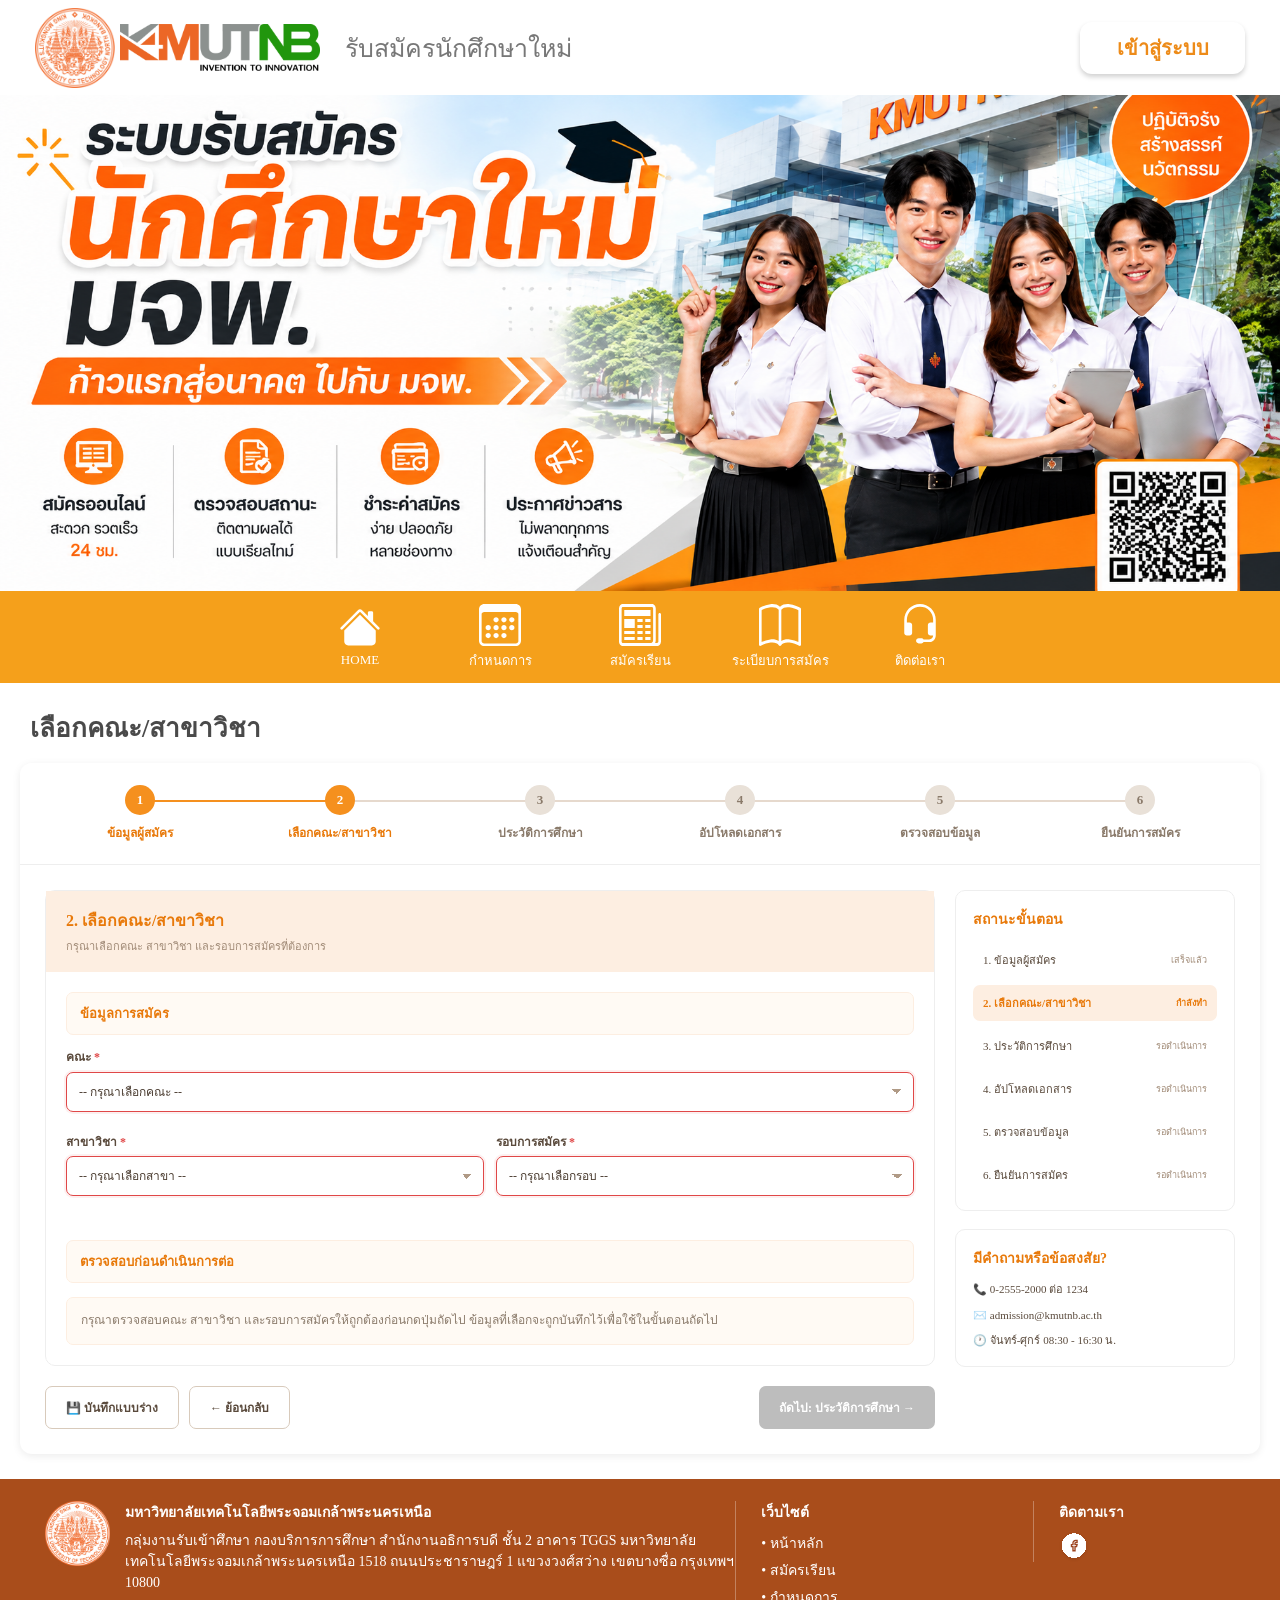
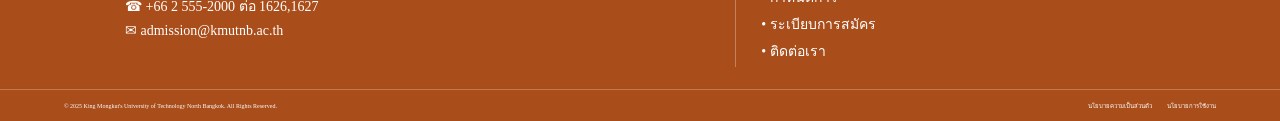
<file: faculty.html>
<!DOCTYPE html>
<html lang="th">

<head>
    <meta charset="UTF-8">
    <meta name="viewport" content="width=device-width, initial-scale=1.0">
    <title>เลือกคณะ/สาขาวิชา - ระบบรับสมัครนักศึกษาใหม่ มจพ.</title>

    <!-- CSS หลักของเว็บไซต์ -->
    <link rel="stylesheet" href="css/style.css">

    <style>
        /* =====================================================
           APPLY PAGE
        ===================================================== */
        .apply-page .apply-step {
            flex: 1;
            position: relative;
            text-align: center;
        }

        .apply-page .apply-step::before {
            content: "";
            position: absolute;
            top: 15px;
            left: -50%;
            width: 100%;
            height: 2px;
            background: #e6d9cd;
            z-index: 0;
        }

        .apply-page .apply-step:first-child::before {
            display: none;
        }

        .apply-page .apply-step-dot {
            position: relative;
            z-index: 1;
            width: 30px;
            height: 30px;
            line-height: 30px;
            margin: 0 auto 8px;
            border-radius: 50%;
            background: #e9e1d8;
            color: #8a7a6a;
            font-size: 13px;
            font-weight: 700;
        }

        .apply-page .apply-step-label {
            font-size: 12px;
            color: #8a7a6a;
            font-weight: 600;
            padding: 0 5px;
        }

        .apply-page .apply-step.is-active .apply-step-dot {
            background: #F5901E;
            color: #fff;
        }

        .apply-page .apply-step.is-active .apply-step-label {
            color: #E8790A;
        }

        /* สำคัญ: เส้นก่อนขั้นตอน Active เป็นสีส้ม */
        .apply-page .apply-step.is-active::before {
            background: #F5901E;
        }


        /* ===============================
           หัวข้อหน้า
        =============================== */

        .apply-page-title {
            padding: 24px 30px 15px;
            font-size: 26px;
            font-weight: 700;
            color: #4a4a4a;
        }

        /* ===============================
           กล่องเนื้อหาหลัก
        =============================== */

        .apply-card {
            background: #ffffff;
            border-radius: 12px;
            margin: 0 20px 25px;
            overflow: hidden;
            box-shadow: 0 2px 8px rgba(0, 0, 0, 0.08);
        }

        /* ===============================
           STEPPER
        =============================== */

        /* ===============================
           STEPPER
        =============================== */

        .apply-stepper {
            background: #ffffff;
            padding: 22px 20px;
            overflow-x: auto;
            border-bottom: 1px solid #eeeeee;
        }

        .apply-step-track {
            display: flex;
            align-items: flex-start;
            min-width: 600px;
        }

        .apply-step {
            flex: 1;
            position: relative;
            text-align: center;
        }

        .apply-step::before {
            content: "";
            position: absolute;
            top: 15px;
            left: -50%;
            width: 100%;
            height: 2px;
            background: #e6d9cd;
            z-index: 0;
        }

        .apply-step:first-child::before {
            display: none;
        }

        .apply-step-dot {
            position: relative;
            z-index: 1;
            width: 30px;
            height: 30px;
            line-height: 30px;
            margin: 0 auto 8px;
            border-radius: 50%;
            background: #e9e1d8;
            color: #8a7a6a;
            font-size: 13px;
            font-weight: 700;
        }

        .apply-step-label {
            font-size: 12px;
            color: #8a7a6a;
            font-weight: 600;
            padding: 0 5px;
        }

        .apply-step.is-active .apply-step-dot {
            background: #F5901E;
            color: #ffffff;
        }

        .apply-step.is-active .apply-step-label {
            color: #E8790A;
        }

        /* ===============================
           CONTENT
        =============================== */

        .apply-wrap {
            padding: 25px;
        }

        .apply-layout {
            display: flex;
            align-items: flex-start;
            gap: 20px;
        }

        .apply-main {
            flex: 1;
            min-width: 0;
        }

        .apply-side {
            width: 280px;
            flex-shrink: 0;
            display: flex;
            flex-direction: column;
            gap: 18px;
        }

        /* ===============================
           FORM SECTION
        =============================== */

        .form-section {
            border: 1px solid #eeeeee;
            border-radius: 10px;
            overflow: hidden;
            background: #ffffff;
        }

        .form-section-head {
            background: #FDEEE1;
            padding: 17px 20px;
        }

        .fsh-title {
            color: #E8790A;
            font-size: 16px;
            font-weight: 700;
            margin-bottom: 5px;
        }

        .fsh-sub {
            font-size: 11px;
            color: #a08a76;
            line-height: 1.5;
        }

        .form-body {
            padding: 20px;
        }

        /* ===============================
           SUB HEAD
        =============================== */

        .form-subhead {
            color: #E8790A;
            font-size: 13px;
            font-weight: 700;
            border: 1px solid #FDEEE1;
            background: #fffaf4;
            border-radius: 7px;
            padding: 10px 13px;
            margin: 17px 0 14px;
        }

        .form-body>.form-subhead:first-child {
            margin-top: 0;
        }

        /* ===============================
           FORM ROW
        =============================== */

        .form-row {
            display: flex;
            flex-wrap: wrap;
            gap: 12px;
            margin-bottom: 14px;
        }

        .form-group {
            flex: 1 1 100%;
            min-width: 0;
        }

        .form-row.cols-2 .form-group {
            flex: 1 1 calc(50% - 6px);
        }

        .form-row.cols-3 .form-group {
            flex: 1 1 calc(33.333% - 8px);
        }

        .form-row.cols-4 .form-group {
            flex: 1 1 calc(25% - 9px);
        }

        /* ===============================
           LABEL
        =============================== */

        .form-group>label {
            display: block;
            font-size: 12px;
            color: #5a4a3c;
            margin-bottom: 6px;
            font-weight: 600;
        }

        .form-group label em {
            color: #e04848;
            font-style: normal;
        }

        /* ===============================
           INPUT / SELECT
        =============================== */

        .form-group input[type="text"],
        .form-group input[type="email"],
        .form-group input[type="tel"],
        .form-group select {
            width: 100%;
            height: 40px;
            border: 1px solid #e2d8cc;
            border-radius: 7px;
            padding: 0 12px;
            font-size: 12px;
            color: #4a3c30;
            background: #ffffff;
            font-family: inherit;
            outline: none;
        }

        .form-group input:focus,
        .form-group select:focus {
            border-color: #F5901E;
            box-shadow: 0 0 0 2px rgba(245, 144, 30, 0.12);
        }

        .form-group input::placeholder {
            color: #b8ab9d;
        }

        .form-group select {
            appearance: none;
            background-image:
                linear-gradient(45deg, transparent 50%, #b09a86 50%),
                linear-gradient(135deg, #b09a86 50%, transparent 50%);
            background-position:
                calc(100% - 16px) center,
                calc(100% - 11px) center;
            background-size: 5px 5px, 5px 5px;
            background-repeat: no-repeat;
        }

        /* ===============================
           RADIO
        =============================== */

        .radio-row {
            display: flex;
            align-items: center;
            flex-wrap: wrap;
            gap: 12px;
            min-height: 40px;
        }

        .radio-opt {
            display: flex !important;
            align-items: center;
            gap: 4px;
            margin: 0 !important;
            font-size: 11px !important;
            color: #5a4a3c !important;
            font-weight: 500 !important;
        }

        .radio-opt input {
            width: auto !important;
            height: auto !important;
            accent-color: #F5901E;
        }

        /* ===============================
           CHECKBOX
        =============================== */

        .checkbox-opt {
            display: flex;
            align-items: center;
            gap: 7px;
            font-size: 11px;
            color: #5a4a3c;
            font-weight: 600;
            margin-bottom: 14px;
        }

        .checkbox-opt input {
            width: 15px;
            height: 15px;
            accent-color: #F5901E;
        }

        /* ===============================
           BUTTON
        =============================== */

        .form-actions {
            display: flex;
            justify-content: space-between;
            align-items: center;
            gap: 12px;
            margin-top: 20px;
        }

        .btn-save-draft,
        .btn-next {
            height: 43px;
            border-radius: 7px;
            padding: 0 20px;
            font-family: inherit;
            font-size: 12px;
            font-weight: 700;
            cursor: pointer;
            text-decoration: none;

        }

        .btn-save-draft {
            background: #ffffff;
            border: 1px solid #d8cabb;
            color: #5a4a3c;
        }

        .btn-save-draft:hover {
            background: #fffaf4;
        }

        .btn-next {
            background: #F5901E;
            color: #ffffff;
            border: none;
        }

        .btn-next:hover {
            background: #E8790A;
        }

        /* ===============================
           SIDEBAR
        =============================== */

        .side-box {
            border: 1px solid #eeeeee;
            border-radius: 10px;
            padding: 17px;
            background: #ffffff;
        }

        .side-title {
            color: #E8790A;
            font-size: 14px;
            font-weight: 700;
            margin-bottom: 12px;
        }

        .status-list {
            display: flex;
            flex-direction: column;
            gap: 7px;
        }

        .status-item {
            display: flex;
            justify-content: space-between;
            align-items: center;
            gap: 8px;
            font-size: 11px;
            color: #5a4a3c;
            padding: 9px 10px;
            border-radius: 7px;
        }

        .status-item.is-current {
            background: #FDEEE1;
            font-weight: 700;
            color: #E8790A;
        }

        .status-tag {
            font-size: 9px;
            color: #a08a76;
            white-space: nowrap;
        }

        .status-item.is-current .status-tag {
            color: #E8790A;
        }

        .side-contact .contact-line {
            font-size: 11px;
            color: #5a4a3c;
            margin-bottom: 9px;
            line-height: 1.5;
        }

        .side-contact .contact-line:last-child {
            margin-bottom: 0;
        }

        /* ===============================
           FOOTER
        =============================== */

        .apply-footer {
            background: #7A3B1D;
            color: #f0e0d0;
            padding: 25px 30px 0;
        }

        .apply-footer-top {
            display: flex;
            gap: 25px;
            padding-bottom: 20px;
        }

        .apply-footer-brand {
            flex: 1 1 45%;
            display: flex;
            gap: 12px;
        }

        .apply-footer-logo {
            width: 50px;
            height: 50px;
            border-radius: 50%;
            background: rgba(255, 255, 255, 0.1);
            border: 1px dashed rgba(255, 255, 255, 0.4);
            flex-shrink: 0;
        }

        .apply-footer-brand-text {
            font-size: 11px;
            line-height: 1.6;
            color: #e9d9c8;
        }

        .apply-footer-brand-text b {
            display: block;
            font-size: 12px;
            color: #ffffff;
            margin-bottom: 3px;
        }

        .apply-footer-col {
            flex: 0 1 22%;
        }

        .apply-footer-col h4,
        .apply-footer-social h4 {
            font-size: 12px;
            color: #ffffff;
            margin-bottom: 9px;
        }

        .apply-footer-col ul {
            list-style: none;
            font-size: 10px;
            line-height: 2;
            color: #e2cfba;
        }

        .apply-footer-social {
            flex: 0 1 20%;
        }

        .social-icons {
            display: flex;
            gap: 8px;
        }

        .social-icons .s {
            width: 25px;
            height: 25px;
            border-radius: 50%;
            background: rgba(255, 255, 255, 0.15);
            display: flex;
            align-items: center;
            justify-content: center;
            font-size: 10px;
            color: #ffffff;
        }

        .apply-footer-bottom {
            border-top: 1px solid rgba(255, 255, 255, 0.15);
            display: flex;
            flex-wrap: wrap;
            gap: 8px 20px;
            justify-content: space-between;
            font-size: 9px;
            color: #cbb097;
            padding: 12px 0;
        }

        /* =====================================================
           RESPONSIVE
        ===================================================== */

        @media (max-width: 900px) {

            .apply-page-title {
                font-size: 22px;
                padding: 20px 20px 12px;
            }

            .apply-card {
                margin: 0 12px 20px;
            }

            .apply-layout {
                flex-direction: column;
            }

            .apply-main {
                width: 100%;
            }

            .apply-side {
                width: 100%;
                display: grid;
                grid-template-columns: 1fr 1fr;
            }

            .form-row.cols-3 .form-group {
                flex: 1 1 calc(50% - 6px);
            }

            .form-row.cols-4 .form-group {
                flex: 1 1 calc(50% - 6px);
            }

            .apply-footer-top {
                flex-wrap: wrap;
            }

            .apply-footer-brand {
                flex: 1 1 100%;
            }

            .apply-footer-col,
            .apply-footer-social {
                flex: 1 1 30%;
            }
        }

        @media (max-width: 600px) {

            .apply-page-title {
                font-size: 19px;
                padding: 16px 14px 10px;
            }

            .apply-card {
                margin: 0 7px 15px;
                border-radius: 8px;
            }

            .apply-stepper {
                padding: 16px 10px;
            }

            .apply-step-track {
                min-width: 560px;
            }

            .apply-step-label {
                font-size: 10px;
            }

            .apply-wrap {
                padding: 12px;
            }

            .form-section-head {
                padding: 14px;
            }

            .fsh-title {
                font-size: 14px;
            }

            .fsh-sub {
                font-size: 10px;
            }

            .form-body {
                padding: 14px;
            }

            .form-row.cols-2 .form-group,
            .form-row.cols-3 .form-group,
            .form-row.cols-4 .form-group {
                flex: 1 1 100%;
            }

            .apply-side {
                display: flex;
                flex-direction: column;
            }

            .form-actions {
                flex-direction: column;
            }

            .btn-save-draft,
            .btn-next {
                width: 100%;
            }

            .apply-footer {
                padding: 20px 15px 0;
            }

            .apply-footer-top {
                flex-direction: column;
            }

            .apply-footer-col,
            .apply-footer-social {
                width: 100%;
            }
        }


        /* ===============================
           FORM ENHANCEMENTS
           ไม่แตะ Header / Navbar ของเว็บหลัก
        =============================== */

        .apply-page .form-group input[type="date"] {
            width: 100%;
            height: 40px;
            border: 1px solid #e2d8cc;
            border-radius: 7px;
            padding: 0 12px;
            font-size: 12px;
            color: #4a3c30;
            background: #ffffff;
            font-family: inherit;
            outline: none;
        }

        .apply-page .form-group input[type="date"]:focus {
            border-color: #F5901E;
            box-shadow: 0 0 0 2px rgba(245, 144, 30, 0.12);
        }

        .apply-page .form-section {
            overflow: visible;
        }

        .province-picker {
            position: relative;
            width: 100%;
        }

        .province-list {
            position: absolute;
            top: calc(100% + 4px);
            left: 0;
            right: 0;
            max-height: 220px;
            overflow-y: auto;
            background: #fff;
            border: 1px solid #e2d8cc;
            border-radius: 7px;
            box-shadow: 0 5px 15px rgba(0, 0, 0, .12);
            z-index: 100;
            display: none;
        }

        .province-list.show {
            display: block;
        }

        .province-option {
            display: block;
            width: 100%;
            border: none;
            background: #fff;
            color: #4a3c30;
            padding: 10px 12px;
            text-align: left;
            font-family: inherit;
            font-size: 12px;
            cursor: pointer;
        }

        .province-option:hover {
            background: #FDEEE1;
            color: #E8790A;
        }

        .btn-next[aria-disabled="true"] {
            background: #d7d7d7;
            color: #999;
            cursor: not-allowed;
            pointer-events: auto;
        }

        .btn-next[aria-disabled="false"] {
            cursor: pointer;
        }

        .form-group input.input-invalid,
        .form-group select.input-invalid {
            border-color: #e04848 !important;
            box-shadow: 0 0 0 2px rgba(224, 72, 72, .08) !important;
        }

        .form-group input.input-valid,
        .form-group select.input-valid {
            border-color: #F5901E !important;
            box-shadow: 0 0 0 2px rgba(245, 144, 30, .08) !important;
        }

        .btn-next[aria-disabled="true"] {
            background: #bdbdbd !important;
            color: #ffffff !important;
            cursor: not-allowed !important;
            opacity: 1 !important;
        }

        .btn-next[aria-disabled="false"] {
            background: #F5901E !important;
            color: #ffffff !important;
            cursor: pointer !important;
        }
    </style>
</head>

<body>

    <div class="page">

        <!-- ================= TOP ================= -->
        <header class="site-header">

            <!-- TOP NAVBAR -->
            <div class="top-navbar">

                <div class="navbar-logo">
                    <img src="img/logo.png" alt="KMUTNB">

                </div>
                <img src="img/kmutnb.png" width="200" alt="KMUTNB">
                <div class="navbar-title">
                    รับสมัครนักศึกษาใหม่
                </div>

                <a href="sign.html" class="login-button">
                    เข้าสู่ระบบ
                </a>
            </div>


            <!-- ================= BANNER ================= -->

            <div class="banner">
                <img src="img/back.png" alt="Banner">
            </div>


            <!-- ================= ORANGE NAVBAR ================= -->
            <nav class="main-navbar">

                <a href="index.html" class="nav-item active">

                    <div class="nav-icon">
                        <svg width="66" height="66" viewBox="0 0 66 66" fill="none" xmlns="http://www.w3.org/2000/svg">
                            <path
                                d="M35.9164 6.18748C35.1428 5.41416 34.0938 4.97974 33 4.97974C31.9062 4.97974 30.8572 5.41416 30.0836 6.18748L2.66473 33.6022C2.47297 33.794 2.32085 34.0216 2.21707 34.2722C2.11329 34.5227 2.05988 34.7913 2.05988 35.0625C2.05988 35.3337 2.11329 35.6022 2.21707 35.8528C2.32085 36.1033 2.47297 36.331 2.66473 36.5227C3.05201 36.91 3.57728 37.1276 4.12498 37.1276C4.39617 37.1276 4.66471 37.0742 4.91526 36.9704C5.16581 36.8666 5.39347 36.7145 5.58523 36.5227L33 9.10386L60.4147 36.5227C60.802 36.91 61.3273 37.1276 61.875 37.1276C62.4227 37.1276 62.9479 36.91 63.3352 36.5227C63.7225 36.1354 63.9401 35.6102 63.9401 35.0625C63.9401 34.5148 63.7225 33.9895 63.3352 33.6022L53.625 23.8961V10.3125C53.625 9.76547 53.4077 9.24087 53.0209 8.85407C52.6341 8.46728 52.1095 8.24998 51.5625 8.24998H47.4375C46.8905 8.24998 46.3659 8.46728 45.9791 8.85407C45.5923 9.24087 45.375 9.76547 45.375 10.3125V15.6461L35.9164 6.18748Z"
                                fill="white" />
                            <path
                                d="M33 13.5836L57.75 38.3336V55.6875C57.75 57.3285 57.0981 58.9023 55.9377 60.0627C54.7773 61.2231 53.2035 61.875 51.5625 61.875H14.4375C12.7965 61.875 11.2227 61.2231 10.0623 60.0627C8.9019 58.9023 8.25 57.3285 8.25 55.6875V38.3336L33 13.5836Z"
                                fill="white" />
                        </svg>

                    </div>

                    <span>HOME</span>

                </a>


                <a href="timeline.html" class="nav-item">

                    <div class="nav-icon">
                        <svg width="60" height="60" viewBox="0 0 60 60" fill="none" xmlns="http://www.w3.org/2000/svg">
                            <g clip-path="url(#clip0_89_853)">
                                <path
                                    d="M52.5 0H7.5C5.51088 0 3.60322 0.790176 2.1967 2.1967C0.790176 3.60322 0 5.51088 0 7.5L0 52.5C0 54.4891 0.790176 56.3968 2.1967 57.8033C3.60322 59.2098 5.51088 60 7.5 60H52.5C54.4891 60 56.3968 59.2098 57.8033 57.8033C59.2098 56.3968 60 54.4891 60 52.5V7.5C60 5.51088 59.2098 3.60322 57.8033 2.1967C56.3968 0.790176 54.4891 0 52.5 0ZM3.75 14.4638C3.75 12.69 5.43 11.25 7.5 11.25H52.5C54.57 11.25 56.25 12.69 56.25 14.4638V53.0362C56.25 54.81 54.57 56.25 52.5 56.25H7.5C5.43 56.25 3.75 54.81 3.75 53.0362V14.4638Z"
                                    fill="white" />
                                <path
                                    d="M24.375 26.25C25.3696 26.25 26.3234 25.8549 27.0267 25.1516C27.7299 24.4484 28.125 23.4946 28.125 22.5C28.125 21.5054 27.7299 20.5516 27.0267 19.8484C26.3234 19.1451 25.3696 18.75 24.375 18.75C23.3804 18.75 22.4266 19.1451 21.7234 19.8484C21.0201 20.5516 20.625 21.5054 20.625 22.5C20.625 23.4946 21.0201 24.4484 21.7234 25.1516C22.4266 25.8549 23.3804 26.25 24.375 26.25ZM35.625 26.25C36.6196 26.25 37.5734 25.8549 38.2766 25.1516C38.9799 24.4484 39.375 23.4946 39.375 22.5C39.375 21.5054 38.9799 20.5516 38.2766 19.8484C37.5734 19.1451 36.6196 18.75 35.625 18.75C34.6304 18.75 33.6766 19.1451 32.9734 19.8484C32.2701 20.5516 31.875 21.5054 31.875 22.5C31.875 23.4946 32.2701 24.4484 32.9734 25.1516C33.6766 25.8549 34.6304 26.25 35.625 26.25ZM46.875 26.25C47.8696 26.25 48.8234 25.8549 49.5267 25.1516C50.2299 24.4484 50.625 23.4946 50.625 22.5C50.625 21.5054 50.2299 20.5516 49.5267 19.8484C48.8234 19.1451 47.8696 18.75 46.875 18.75C45.8804 18.75 44.9266 19.1451 44.2234 19.8484C43.5201 20.5516 43.125 21.5054 43.125 22.5C43.125 23.4946 43.5201 24.4484 44.2234 25.1516C44.9266 25.8549 45.8804 26.25 46.875 26.25ZM13.125 37.5C14.1196 37.5 15.0734 37.1049 15.7766 36.4017C16.4799 35.6984 16.875 34.7446 16.875 33.75C16.875 32.7554 16.4799 31.8016 15.7766 31.0984C15.0734 30.3951 14.1196 30 13.125 30C12.1304 30 11.1766 30.3951 10.4733 31.0984C9.77009 31.8016 9.375 32.7554 9.375 33.75C9.375 34.7446 9.77009 35.6984 10.4733 36.4017C11.1766 37.1049 12.1304 37.5 13.125 37.5ZM24.375 37.5C25.3696 37.5 26.3234 37.1049 27.0267 36.4017C27.7299 35.6984 28.125 34.7446 28.125 33.75C28.125 32.7554 27.7299 31.8016 27.0267 31.0984C26.3234 30.3951 25.3696 30 24.375 30C23.3804 30 22.4266 30.3951 21.7234 31.0984C21.0201 31.8016 20.625 32.7554 20.625 33.75C20.625 34.7446 21.0201 35.6984 21.7234 36.4017C22.4266 37.1049 23.3804 37.5 24.375 37.5ZM35.625 37.5C36.6196 37.5 37.5734 37.1049 38.2766 36.4017C38.9799 35.6984 39.375 34.7446 39.375 33.75C39.375 32.7554 38.9799 31.8016 38.2766 31.0984C37.5734 30.3951 36.6196 30 35.625 30C34.6304 30 33.6766 30.3951 32.9734 31.0984C32.2701 31.8016 31.875 32.7554 31.875 33.75C31.875 34.7446 32.2701 35.6984 32.9734 36.4017C33.6766 37.1049 34.6304 37.5 35.625 37.5ZM46.875 37.5C47.8696 37.5 48.8234 37.1049 49.5267 36.4017C50.2299 35.6984 50.625 34.7446 50.625 33.75C50.625 32.7554 50.2299 31.8016 49.5267 31.0984C48.8234 30.3951 47.8696 30 46.875 30C45.8804 30 44.9266 30.3951 44.2234 31.0984C43.5201 31.8016 43.125 32.7554 43.125 33.75C43.125 34.7446 43.5201 35.6984 44.2234 36.4017C44.9266 37.1049 45.8804 37.5 46.875 37.5ZM13.125 48.75C14.1196 48.75 15.0734 48.3549 15.7766 47.6516C16.4799 46.9484 16.875 45.9946 16.875 45C16.875 44.0054 16.4799 43.0516 15.7766 42.3484C15.0734 41.6451 14.1196 41.25 13.125 41.25C12.1304 41.25 11.1766 41.6451 10.4733 42.3484C9.77009 43.0516 9.375 44.0054 9.375 45C9.375 45.9946 9.77009 46.9484 10.4733 47.6516C11.1766 48.3549 12.1304 48.75 13.125 48.75ZM24.375 48.75C25.3696 48.75 26.3234 48.3549 27.0267 47.6516C27.7299 46.9484 28.125 45.9946 28.125 45C28.125 44.0054 27.7299 43.0516 27.0267 42.3484C26.3234 41.6451 25.3696 41.25 24.375 41.25C23.3804 41.25 22.4266 41.6451 21.7234 42.3484C21.0201 43.0516 20.625 44.0054 20.625 45C20.625 45.9946 21.0201 46.9484 21.7234 47.6516C22.4266 48.3549 23.3804 48.75 24.375 48.75ZM35.625 48.75C36.6196 48.75 37.5734 48.3549 38.2766 47.6516C38.9799 46.9484 39.375 45.9946 39.375 45C39.375 44.0054 38.9799 43.0516 38.2766 42.3484C37.5734 41.6451 36.6196 41.25 35.625 41.25C34.6304 41.25 33.6766 41.6451 32.9734 42.3484C32.2701 43.0516 31.875 44.0054 31.875 45C31.875 45.9946 32.2701 46.9484 32.9734 47.6516C33.6766 48.3549 34.6304 48.75 35.625 48.75Z"
                                    fill="white" />
                            </g>
                            <defs>
                                <clipPath id="clip0_89_853">
                                    <rect width="60" height="60" fill="white" />
                                </clipPath>
                            </defs>
                        </svg>

                    </div>

                    <span>กำหนดการ</span>

                </a>


                <a href="sign.html" class="nav-item">

                    <div class="nav-icon">
                        <svg width="60" height="60" viewBox="0 0 60 60" fill="none" xmlns="http://www.w3.org/2000/svg">
                            <path
                                d="M1.12736e-05 6.42857C1.12736e-05 4.72361 0.592643 3.08848 1.64754 1.88289C2.70243 0.677294 4.13317 0 5.62501 0H46.875C48.3668 0 49.7976 0.677294 50.8525 1.88289C51.9074 3.08848 52.5 4.72361 52.5 6.42857V51.5486C52.5 52.8343 52.3125 54.3514 51.6075 55.7143H54.375C54.8723 55.7143 55.3492 55.4885 55.7008 55.0867C56.0525 54.6848 56.25 54.1397 56.25 53.5714V15C56.25 14.4317 56.4475 13.8866 56.7992 13.4848C57.1508 13.0829 57.6277 12.8571 58.125 12.8571C58.6223 12.8571 59.0992 13.0829 59.4508 13.4848C59.8025 13.8866 60 14.4317 60 15V53.5714C60 55.2764 59.4074 56.9115 58.3525 58.1171C57.2976 59.3227 55.8668 60 54.375 60H5.61376C4.8756 60 4.1447 59.8336 3.46287 59.5104C2.78104 59.1872 2.16169 58.7135 1.64026 58.1163C1.11883 57.5192 0.705554 56.8104 0.424099 56.0306C0.142644 55.2507 -0.001468 54.415 1.12736e-05 53.5714V6.42857ZM45 55.7143C46.3875 55.7143 47.4525 54.81 48.1987 53.8243C48.5437 53.37 48.75 52.6286 48.75 51.5486V6.42857C48.75 5.86025 48.5525 5.31521 48.2008 4.91334C47.8492 4.51148 47.3723 4.28571 46.875 4.28571H5.62501C5.12773 4.28571 4.65082 4.51148 4.29918 4.91334C3.94755 5.31521 3.75001 5.86025 3.75001 6.42857V53.5714C3.75001 54.7629 4.58626 55.7143 5.61376 55.7143H45Z"
                                fill="white" />
                            <path
                                d="M7.5 8.57141H45V17.1428H7.5V8.57141ZM7.5 21.4286H22.5V34.2857H7.5V21.4286ZM7.5 38.5714H22.5V42.8571H7.5V38.5714ZM7.5 47.1428H22.5V51.4286H7.5V47.1428ZM26.25 21.4286H33.75V25.7143H26.25V21.4286ZM37.5 21.4286H45V25.7143H37.5V21.4286ZM26.25 30H33.75V34.2857H26.25V30ZM37.5 30H45V34.2857H37.5V30ZM26.25 38.5714H33.75V42.8571H26.25V38.5714ZM37.5 38.5714H45V42.8571H37.5V38.5714ZM26.25 47.1428H33.75V51.4286H26.25V47.1428ZM37.5 47.1428H45V51.4286H37.5V47.1428Z"
                                fill="white" />
                        </svg>

                    </div>

                    <span>สมัครเรียน</span>

                </a>


                <a href="signment.html" class="nav-item">

                    <div class="nav-icon">
                        <svg width="60" height="60" viewBox="0 0 60 60" fill="none" xmlns="http://www.w3.org/2000/svg">
                            <path
                                d="M3.75 8.84675C7.06875 7.15261 11.8275 5.32568 16.455 4.75792C21.4425 4.14437 25.6725 5.04638 28.125 8.20115V52.8257C24.6187 50.399 20.175 50.0647 16.0763 50.5684C11.6513 51.1178 7.18875 52.6792 3.75 54.2818V8.84675ZM31.875 8.20115C34.3275 5.04638 38.5575 4.14437 43.545 4.75792C48.1725 5.32568 52.9313 7.15261 56.25 8.84675V54.2818C52.8075 52.6792 48.3488 51.1133 43.9238 50.573C39.8213 50.0647 35.3812 50.3944 31.875 52.8257V8.20115ZM30 4.06195C26.3062 0.18374 20.9513 -0.393183 16.0763 0.202055C10.3988 0.902605 4.66875 3.27898 1.09875 5.26158C0.771184 5.44349 0.493407 5.73664 0.298579 6.10606C0.10375 6.47547 9.96428e-05 6.90554 0 7.34492L0 57.7113C8.68575e-05 58.0943 0.0788893 58.4712 0.229189 58.8074C0.379489 59.1437 0.596481 59.4285 0.860291 59.6358C1.1241 59.8431 1.42629 59.9662 1.73919 59.994C2.05208 60.0217 2.36568 59.9532 2.65125 59.7946C5.95875 57.9631 11.2875 55.7607 16.4513 55.1243C21.735 54.4741 26.1637 55.5226 28.5375 59.1398C28.7132 59.4072 28.9358 59.623 29.1889 59.7713C29.4421 59.9196 29.7192 59.9966 30 59.9966C30.2808 59.9966 30.5579 59.9196 30.8111 59.7713C31.0642 59.623 31.2868 59.4072 31.4625 59.1398C33.8363 55.5226 38.265 54.4741 43.545 55.1243C48.7125 55.7607 54.045 57.9631 57.3488 59.7946C57.6343 59.9532 57.9479 60.0217 58.2608 59.994C58.5737 59.9662 58.8759 59.8431 59.1397 59.6358C59.4035 59.4285 59.6205 59.1437 59.7708 58.8074C59.9211 58.4712 59.9999 58.0943 60 57.7113V7.34492C59.9999 6.90554 59.8962 6.47547 59.7014 6.10606C59.5066 5.73664 59.2288 5.44349 58.9012 5.26158C55.3312 3.27898 49.6013 0.902605 43.9238 0.202055C39.0488 -0.397762 33.6937 0.18374 30 4.06195Z"
                                fill="white" />
                        </svg>

                    </div>

                    <span>ระเบียบการสมัคร</span>

                </a>


                <a href="contact.html" class="nav-item">

                    <div class="nav-icon">
                        <svg width="60" height="60" viewBox="0 0 60 60" fill="none" xmlns="http://www.w3.org/2000/svg">
                            <path
                                d="M30 3.75C25.0272 3.75 20.2581 5.72544 16.7417 9.24175C13.2254 12.7581 11.25 17.5272 11.25 22.5V26.25H15C15.9946 26.25 16.9484 26.6451 17.6516 27.3484C18.3549 28.0516 18.75 29.0054 18.75 30V41.25C18.75 42.2446 18.3549 43.1984 17.6516 43.9016C16.9484 44.6049 15.9946 45 15 45H11.25C10.2554 45 9.30161 44.6049 8.59835 43.9016C7.89509 43.1984 7.5 42.2446 7.5 41.25V22.5C7.5 19.5453 8.08198 16.6194 9.21271 13.8896C10.3434 11.1598 12.0008 8.67942 14.0901 6.5901C16.1794 4.50078 18.6598 2.84344 21.3896 1.71271C24.1194 0.58198 27.0453 0 30 0C32.9547 0 35.8806 0.58198 38.6104 1.71271C41.3402 2.84344 43.8206 4.50078 45.9099 6.5901C47.9992 8.67942 49.6566 11.1598 50.7873 13.8896C51.918 16.6194 52.5 19.5453 52.5 22.5V45C52.5 47.4864 51.5123 49.871 49.7541 51.6291C47.996 53.3873 45.6114 54.375 43.125 54.375H35.1225C34.7934 54.9451 34.32 55.4184 33.7499 55.7476C33.1799 56.0767 32.5332 56.25 31.875 56.25H28.125C27.1304 56.25 26.1766 55.8549 25.4734 55.1516C24.7701 54.4484 24.375 53.4946 24.375 52.5C24.375 51.5054 24.7701 50.5516 25.4734 49.8484C26.1766 49.1451 27.1304 48.75 28.125 48.75H31.875C32.5332 48.75 33.1799 48.9233 33.7499 49.2524C34.32 49.5816 34.7934 50.0549 35.1225 50.625H43.125C44.6168 50.625 46.0476 50.0324 47.1025 48.9775C48.1574 47.9226 48.75 46.4918 48.75 45H45C44.0054 45 43.0516 44.6049 42.3484 43.9016C41.6451 43.1984 41.25 42.2446 41.25 41.25V30C41.25 29.0054 41.6451 28.0516 42.3484 27.3484C43.0516 26.6451 44.0054 26.25 45 26.25H48.75V22.5C48.75 20.0377 48.265 17.5995 47.3227 15.3247C46.3805 13.0498 44.9994 10.9828 43.2583 9.24175C41.5172 7.50065 39.4502 6.11953 37.1753 5.17726C34.9005 4.23498 32.4623 3.75 30 3.75Z"
                                fill="white" />
                        </svg>

                    </div>

                    <span>ติดต่อเรา</span>

                </a>

            </nav>

        </header>

        <!-- =====================================================
         APPLY CONTENT
    ===================================================== -->

        <main class="apply-page">

            <div class="apply-page-title">เลือกคณะ/สาขาวิชา</div>

            <div class="apply-card">

                <div class="apply-stepper">
                    <div class="apply-step-track">
                        <div class="apply-step is-active">
                            <div class="apply-step-dot">1</div>
                            <div class="apply-step-label">ข้อมูลผู้สมัคร</div>
                        </div>
                        <div class="apply-step is-active">
                            <div class="apply-step-dot">2</div>
                            <div class="apply-step-label">เลือกคณะ/สาขาวิชา</div>
                        </div>
                        <div class="apply-step">
                            <div class="apply-step-dot">3</div>
                            <div class="apply-step-label">ประวัติการศึกษา</div>
                        </div>
                        <div class="apply-step">
                            <div class="apply-step-dot">4</div>
                            <div class="apply-step-label">อัปโหลดเอกสาร</div>
                        </div>
                        <div class="apply-step">
                            <div class="apply-step-dot">5</div>
                            <div class="apply-step-label">ตรวจสอบข้อมูล</div>
                        </div>
                        <div class="apply-step">
                            <div class="apply-step-dot">6</div>
                            <div class="apply-step-label">ยืนยันการสมัคร</div>
                        </div>
                    </div>
                </div>

                <div class="apply-wrap">
                    <div class="apply-layout">

                        <div class="apply-main">
                            <div class="form-section">

                                <div class="form-section-head">
                                    <div class="fsh-title">2. เลือกคณะ/สาขาวิชา</div>
                                    <div class="fsh-sub">กรุณาเลือกคณะ สาขาวิชา และรอบการสมัครที่ต้องการ</div>
                                </div>

                                <div class="form-body">
                                    <div class="form-subhead">ข้อมูลการสมัคร</div>

                                    <div class="form-group">
                                        <label for="faculty">คณะ <em>*</em></label>
                                        <select id="faculty">
                                            <option value="">-- กรุณาเลือกคณะ --</option>
                                            <option value="คณะวิศวกรรมศาสตร์">คณะวิศวกรรมศาสตร์</option>
                                            <option value="คณะวิทยาศาสตร์ประยุกต์">คณะวิทยาศาสตร์ประยุกต์</option>
                                            <option value="คณะเทคโนโลยีและการจัดการอุตสาหกรรม">
                                                คณะเทคโนโลยีและการจัดการอุตสาหกรรม</option>
                                            <option value="คณะเทคโนโลยีสารสนเทศ">คณะเทคโนโลยีสารสนเทศ</option>
                                            <option value="คณะบริหารธุรกิจ">คณะบริหารธุรกิจ</option>
                                        </select>
                                    </div>

                                    <div class="form-row cols-2">
                                        <div class="form-group">
                                            <label for="major">สาขาวิชา <em>*</em></label>
                                            <select id="major">
                                                <option value="">-- กรุณาเลือกสาขา --</option>
                                            </select>
                                        </div>

                                        <div class="form-group">
                                            <label for="round">รอบการสมัคร <em>*</em></label>
                                            <select id="round">
                                                <option value="">-- กรุณาเลือกรอบ --</option>
                                                <option value="รอบที่ 1">รอบที่ 1</option>
                                                <option value="รอบที่ 2">รอบที่ 2</option>
                                                <option value="รอบที่ 3">รอบที่ 3</option>
                                            </select>
                                        </div>
                                    </div>

                                    <div class="form-subhead" style="margin-top:22px;">ตรวจสอบก่อนดำเนินการต่อ</div>
                                    <div
                                        style="font-size:12px;color:#8a7a6a;line-height:1.8;background:#fffaf4;border:1px solid #fdeee1;border-radius:7px;padding:12px 14px;">
                                        กรุณาตรวจสอบคณะ สาขาวิชา และรอบการสมัครให้ถูกต้องก่อนกดปุ่มถัดไป
                                        ข้อมูลที่เลือกจะถูกบันทึกไว้เพื่อใช้ในขั้นตอนถัดไป
                                    </div>
                                </div>
                            </div>

                            <div class="form-actions">
                                <div style="display:flex;gap:10px;">
                                    <button class="btn-save-draft" id="saveEducation" type="button">💾
                                        บันทึกแบบร่าง</button>
                                    <button class="btn-save-draft btn-back" id="backToFaculty" type="button">←
                                        ย้อนกลับ</button>
                                </div>
                                <button class="btn-next" id="nextEducation" type="button" aria-disabled="true">ถัดไป:
                                    ประวัติการศึกษา →</button>
                            </div>

                        </div>

                        <aside class="apply-side">
                            <div class="side-box">
                                <div class="side-title">สถานะขั้นตอน</div>
                                <div class="status-list">
                                    <div class="status-item">
                                        <span>1. ข้อมูลผู้สมัคร</span>
                                        <span class="status-tag">เสร็จแล้ว</span>
                                    </div>
                                    <div class="status-item is-current">
                                        <span>2. เลือกคณะ/สาขาวิชา</span>
                                        <span class="status-tag">กำลังทำ</span>
                                    </div>
                                    <div class="status-item">
                                        <span>3. ประวัติการศึกษา</span>
                                        <span class="status-tag">รอดำเนินการ</span>
                                    </div>
                                    <div class="status-item">
                                        <span>4. อัปโหลดเอกสาร</span>
                                        <span class="status-tag">รอดำเนินการ</span>
                                    </div>
                                    <div class="status-item">
                                        <span>5. ตรวจสอบข้อมูล</span>
                                        <span class="status-tag">รอดำเนินการ</span>
                                    </div>
                                    <div class="status-item">
                                        <span>6. ยืนยันการสมัคร</span>
                                        <span class="status-tag">รอดำเนินการ</span>
                                    </div>
                                </div>
                            </div>

                            <div class="side-box side-contact">
                                <div class="side-title">มีคำถามหรือข้อสงสัย?</div>
                                <div class="contact-line">📞 0-2555-2000 ต่อ 1234</div>
                                <div class="contact-line">✉️ admission@kmutnb.ac.th</div>
                                <div class="contact-line">🕐 จันทร์-ศุกร์ 08:30 - 16:30 น.</div>
                            </div>
                        </aside>

                    </div>
                </div>
            </div>
        </main>
        <!-- ================= FOOTER ================= -->

        <footer class="site-footer">

            <div class="footer-main">

                <!-- ข้อมูลมหาวิทยาลัย -->
                <div class="footer-info">

                    <img src="img/logo.png" class="footer-logo" alt="KMUTNB Logo">

                    <div class="footer-detail">

                        <h3>
                            มหาวิทยาลัยเทคโนโลยีพระจอมเกล้าพระนครเหนือ
                        </h3>

                        <p>
                            กลุ่มงานรับเข้าศึกษา กองบริการการศึกษา สำนักงานอธิการบดี ชั้น 2 อาคาร TGGS
                            มหาวิทยาลัยเทคโนโลยีพระจอมเกล้าพระนครเหนือ 1518
                            ถนนประชาราษฎร์ 1 แขวงวงศ์สว่าง เขตบางซื่อ กรุงเทพฯ 10800
                        </p>

                        <p>
                            ☎ +66 2 555-2000 ต่อ 1626,1627
                        </p>

                        <p>
                            ✉ admission@kmutnb.ac.th
                        </p>

                    </div>

                </div>


                <!-- ลิงก์ -->
                <div class="footer-links">

                    <h3>เว็บไซต์</h3>

                    <a href="index.html">หน้าหลัก</a>
                    <a href="sign.html">สมัครเรียน</a>
                    <a href="timeline.html">กำหนดการ</a>
                    <a href="signment.html">ระเบียบการสมัคร</a>
                    <a href="contact.html">ติดต่อเรา</a>

                </div>


                <!-- Social -->
                <div class="footer-social">

                    <h3>ติดตามเรา</h3>

                    <div class="social-icons">

                        <a href="https://www.facebook.com/KMUTNBofficial?locale=th_TH" class="social">
                            <svg width="44" height="44" viewBox="0 0 44 44" fill="none"
                                xmlns="http://www.w3.org/2000/svg">
                                <g filter="url(#filter0_d_66_462)">
                                    <rect x="4" y="2" width="36" height="36" rx="18" fill="white"
                                        shape-rendering="crispEdges" />
                                    <path
                                        d="M24.2502 12.4995H26.5V15.4998H24.2502C24.0513 15.4998 23.8605 15.5788 23.7199 15.7194C23.5792 15.8601 23.5002 16.0509 23.5002 16.2498V18.5H26.5L25.7501 21.5002H23.5002V27.5007H20.5004V21.5002H18.2506V18.5H20.5004V16.2498C20.5004 15.2552 20.8955 14.3013 21.5987 13.5979C22.3019 12.8946 23.2557 12.4995 24.2502 12.4995Z"
                                        stroke="#9D441F" stroke-width="2" stroke-linecap="round" />
                                </g>
                                <defs>
                                    <filter id="filter0_d_66_462" x="0" y="0" width="44" height="44"
                                        filterUnits="userSpaceOnUse" color-interpolation-filters="sRGB">
                                        <feFlood flood-opacity="0" result="BackgroundImageFix" />
                                        <feColorMatrix in="SourceAlpha" type="matrix"
                                            values="0 0 0 0 0 0 0 0 0 0 0 0 0 0 0 0 0 0 127 0" result="hardAlpha" />
                                        <feOffset dy="2" />
                                        <feGaussianBlur stdDeviation="2" />
                                        <feComposite in2="hardAlpha" operator="out" />
                                        <feColorMatrix type="matrix"
                                            values="0 0 0 0 0 0 0 0 0 0 0 0 0 0 0 0 0 0 0.101961 0" />
                                        <feBlend mode="normal" in2="BackgroundImageFix"
                                            result="effect1_dropShadow_66_462" />
                                        <feBlend mode="normal" in="SourceGraphic" in2="effect1_dropShadow_66_462"
                                            result="shape" />
                                    </filter>
                                </defs>
                            </svg>
                        </a>

                    </div>

                </div>

            </div>


            <!-- Copyright -->
            <div class="footer-bottom">

                <span>
                    © 2025 King Mongkut's University of Technology North Bangkok. All Rights Reserved.
                </span>

                <div class="footer-bottom-links">
                    <a href="#">นโยบายความเป็นส่วนตัว</a>
                    <a href="#">นโยบายการใช้งาน</a>
                </div>

            </div>

        </footer>

    </div>


    <script>
        (() => {
            "use strict";

            const $ = id => document.getElementById(id);

            const fields = {
                faculty: $("faculty"),
                major: $("major"),
                round: $("round")
            };

            const nextButton = $("nextEducation");
            const saveButton = $("saveEducation");
            const backButton = $("backToFaculty");
            const draftKey = "kmutnbApplicationDraft";

            /* ===============================
               รายการสาขาตามคณะ
            =============================== */
            const majors = {
                "คณะวิศวกรรมศาสตร์": [
                    "วิศวกรรมคอมพิวเตอร์",
                    "วิศวกรรมไฟฟ้า",
                    "วิศวกรรมเครื่องกล",
                    "วิศวกรรมโยธา"
                ],
                "คณะวิทยาศาสตร์ประยุกต์": [
                    "วิทยาการคอมพิวเตอร์",
                    "เทคโนโลยีสารสนเทศ",
                    "คณิตศาสตร์ประยุกต์",
                    "ฟิสิกส์อุตสาหกรรม"
                ],
                "คณะเทคโนโลยีและการจัดการอุตสาหกรรม": [
                    "เทคโนโลยีสารสนเทศ",
                    "การจัดการอุตสาหกรรม",
                    "เทคโนโลยีเครื่องจักรกล"
                ],
                "คณะเทคโนโลยีสารสนเทศ": [
                    "เทคโนโลยีสารสนเทศ",
                    "วิทยาการข้อมูลและปัญญาประดิษฐ์",
                    "เทคโนโลยีดิจิทัล"
                ],
                "คณะบริหารธุรกิจ": [
                    "บริหารธุรกิจ",
                    "การบัญชี",
                    "การตลาดดิจิทัล"
                ]
            };

            /* ===============================
               เปลี่ยนสีขอบช่อง
               ว่าง = แดง / กรอกแล้ว = ส้ม
            =============================== */
            function updateFieldStyle(field) {
                const hasValue = field.value.trim() !== "";

                field.classList.toggle("input-invalid", !hasValue);
                field.classList.toggle("input-valid", hasValue);
            }

            /* ===============================
               ตรวจสอบข้อมูลทั้งหมด
            =============================== */
            function validate(showErrors = false) {
                let ok = true;

                const facultyOk = fields.faculty.value.trim() !== "";
                const majorOk = fields.major.value.trim() !== "";
                const roundOk = fields.round.value.trim() !== "";

                const checks = [
                    [fields.faculty, facultyOk],
                    [fields.major, majorOk],
                    [fields.round, roundOk]
                ];

                checks.forEach(([field, fieldOk]) => {
                    if (!fieldOk) ok = false;

                    /* แสดงขอบทันทีตามสถานะช่อง */
                    updateFieldStyle(field);
                });

                /* ใช้ aria-disabled เพื่อให้ปุ่มยังคลิกได้และแสดง alert ได้ */
                nextButton.setAttribute("aria-disabled", String(!ok));

                return ok;
            }

            /* ===============================
               เปลี่ยนรายการสาขาตามคณะ
            =============================== */
            fields.faculty.addEventListener("change", () => {
                fields.major.innerHTML =
                    '<option value="">-- กรุณาเลือกสาขาวิชา --</option>';

                const selectedFaculty = fields.faculty.value;

                if (selectedFaculty && majors[selectedFaculty]) {
                    majors[selectedFaculty].forEach(item => {
                        const option = document.createElement("option");
                        option.value = item;
                        option.textContent = item;
                        fields.major.appendChild(option);
                    });
                }

                /* เปลี่ยนคณะแล้วต้องเลือกสาขาใหม่ */
                fields.major.value = "";
                validate();
            });

            /* ===============================
               ตรวจสอบเมื่อมีการเปลี่ยนค่า
            =============================== */
            [fields.faculty, fields.major, fields.round].forEach(field => {
                field.addEventListener("change", () => validate());
            });

            /* ===============================
               บันทึกข้อมูล
            =============================== */
            function collectData() {
                return {
                    faculty: fields.faculty.value,
                    major: fields.major.value,
                    round: fields.round.value
                };
            }

            function saveDraft(showAlert = true) {
                let data = {};

                try {
                    data = JSON.parse(
                        sessionStorage.getItem(draftKey) || "{}"
                    );
                } catch (error) {
                    data = {};
                }

                Object.assign(data, collectData());

                sessionStorage.setItem(
                    draftKey,
                    JSON.stringify(data)
                );

                if (showAlert) {
                    alert("บันทึกแบบร่างเรียบร้อยแล้ว");
                }
            }

            /* ===============================
               ปุ่มบันทึกชั่วคราว
            =============================== */
            saveButton.addEventListener("click", () => {
                saveDraft(true);
            });

            /* ===============================
               ปุ่มย้อนกลับ
            =============================== */
            backButton.addEventListener("click", () => {
                saveDraft(false);
                window.location.href = "apply.html";
            });

            /* ===============================
               ปุ่มถัดไป
            =============================== */
            nextButton.addEventListener("click", () => {
                if (!validate(true)) {
                    alert("กรุณากรอกข้อมูลให้ครบถ้วน");
                    return;
                }

                saveDraft(false);
                window.location.href = "educationinfo.html";
            });

            /* ===============================
               โหลดข้อมูลที่เคยบันทึกไว้
            =============================== */
            function loadDraft() {
                try {
                    const raw = sessionStorage.getItem(draftKey);
                    if (!raw) return;

                    const data = JSON.parse(raw);

                    if (data.faculty) {
                        fields.faculty.value = data.faculty;
                        fields.faculty.dispatchEvent(new Event("change"));
                    }

                    if (data.major) {
                        fields.major.value = data.major;
                    }

                    if (data.round) {
                        fields.round.value = data.round;
                    }
                } catch (error) {
                    console.warn("ไม่สามารถโหลดแบบร่างได้", error);
                }
            }

            loadDraft();
            validate(false);

        })();
    </script>

</body>

</html>
</file>
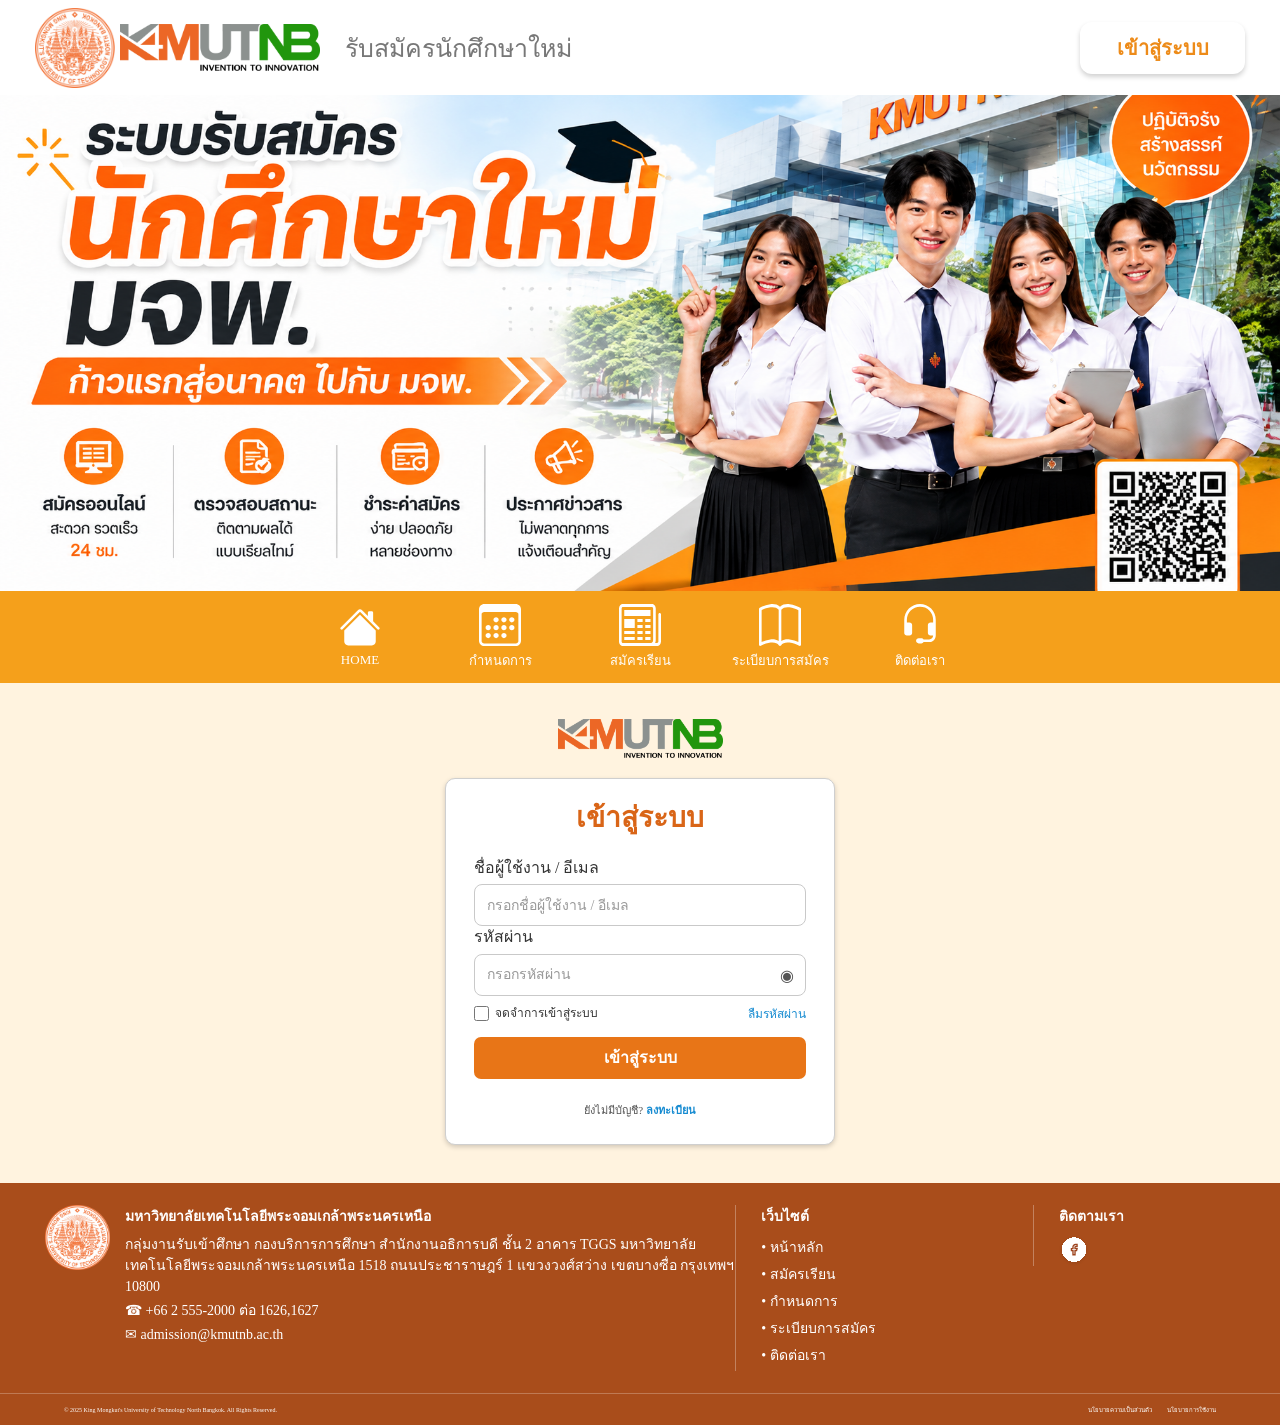
<file: login.html>
<!DOCTYPE html>
<html lang="th">

<head>
    <meta charset="UTF-8">
    <meta name="viewport" content="width=device-width, initial-scale=1.0">
    <title>เข้าสู่ระบบรับสมัคร มจพ.</title>
    <link rel="stylesheet" href="css/style.css">
</head>

<body>

    <div class="page">

        <!-- ================= TOP ================= -->
        <header class="site-header">

            <!-- TOP NAVBAR -->
            <div class="top-navbar">

                <div class="navbar-logo">
                    <img src="img/logo.png" alt="KMUTNB">

                </div>
                <img src="img/kmutnb.png" width="200" alt="KMUTNB">
                <div class="navbar-title">
                    รับสมัครนักศึกษาใหม่
                </div>

                <a href="sign.html" class="login-button">
                    เข้าสู่ระบบ
                </a>
            </div>


            <!-- ================= BANNER ================= -->
            
            <div class="banner">
                <img src="img/back.png" alt="Banner">
            </div>


            <!-- ================= ORANGE NAVBAR ================= -->
            <nav class="main-navbar">

                <a href="index.html" class="nav-item active">

                    <div class="nav-icon">
                        <svg width="66" height="66" viewBox="0 0 66 66" fill="none" xmlns="http://www.w3.org/2000/svg">
                            <path
                                d="M35.9164 6.18748C35.1428 5.41416 34.0938 4.97974 33 4.97974C31.9062 4.97974 30.8572 5.41416 30.0836 6.18748L2.66473 33.6022C2.47297 33.794 2.32085 34.0216 2.21707 34.2722C2.11329 34.5227 2.05988 34.7913 2.05988 35.0625C2.05988 35.3337 2.11329 35.6022 2.21707 35.8528C2.32085 36.1033 2.47297 36.331 2.66473 36.5227C3.05201 36.91 3.57728 37.1276 4.12498 37.1276C4.39617 37.1276 4.66471 37.0742 4.91526 36.9704C5.16581 36.8666 5.39347 36.7145 5.58523 36.5227L33 9.10386L60.4147 36.5227C60.802 36.91 61.3273 37.1276 61.875 37.1276C62.4227 37.1276 62.9479 36.91 63.3352 36.5227C63.7225 36.1354 63.9401 35.6102 63.9401 35.0625C63.9401 34.5148 63.7225 33.9895 63.3352 33.6022L53.625 23.8961V10.3125C53.625 9.76547 53.4077 9.24087 53.0209 8.85407C52.6341 8.46728 52.1095 8.24998 51.5625 8.24998H47.4375C46.8905 8.24998 46.3659 8.46728 45.9791 8.85407C45.5923 9.24087 45.375 9.76547 45.375 10.3125V15.6461L35.9164 6.18748Z"
                                fill="white" />
                            <path
                                d="M33 13.5836L57.75 38.3336V55.6875C57.75 57.3285 57.0981 58.9023 55.9377 60.0627C54.7773 61.2231 53.2035 61.875 51.5625 61.875H14.4375C12.7965 61.875 11.2227 61.2231 10.0623 60.0627C8.9019 58.9023 8.25 57.3285 8.25 55.6875V38.3336L33 13.5836Z"
                                fill="white" />
                        </svg>

                    </div>

                    <span>HOME</span>

                </a>


                <a href="timeline.html" class="nav-item">

                    <div class="nav-icon">
                        <svg width="60" height="60" viewBox="0 0 60 60" fill="none" xmlns="http://www.w3.org/2000/svg">
                            <g clip-path="url(#clip0_89_853)">
                                <path
                                    d="M52.5 0H7.5C5.51088 0 3.60322 0.790176 2.1967 2.1967C0.790176 3.60322 0 5.51088 0 7.5L0 52.5C0 54.4891 0.790176 56.3968 2.1967 57.8033C3.60322 59.2098 5.51088 60 7.5 60H52.5C54.4891 60 56.3968 59.2098 57.8033 57.8033C59.2098 56.3968 60 54.4891 60 52.5V7.5C60 5.51088 59.2098 3.60322 57.8033 2.1967C56.3968 0.790176 54.4891 0 52.5 0ZM3.75 14.4638C3.75 12.69 5.43 11.25 7.5 11.25H52.5C54.57 11.25 56.25 12.69 56.25 14.4638V53.0362C56.25 54.81 54.57 56.25 52.5 56.25H7.5C5.43 56.25 3.75 54.81 3.75 53.0362V14.4638Z"
                                    fill="white" />
                                <path
                                    d="M24.375 26.25C25.3696 26.25 26.3234 25.8549 27.0267 25.1516C27.7299 24.4484 28.125 23.4946 28.125 22.5C28.125 21.5054 27.7299 20.5516 27.0267 19.8484C26.3234 19.1451 25.3696 18.75 24.375 18.75C23.3804 18.75 22.4266 19.1451 21.7234 19.8484C21.0201 20.5516 20.625 21.5054 20.625 22.5C20.625 23.4946 21.0201 24.4484 21.7234 25.1516C22.4266 25.8549 23.3804 26.25 24.375 26.25ZM35.625 26.25C36.6196 26.25 37.5734 25.8549 38.2766 25.1516C38.9799 24.4484 39.375 23.4946 39.375 22.5C39.375 21.5054 38.9799 20.5516 38.2766 19.8484C37.5734 19.1451 36.6196 18.75 35.625 18.75C34.6304 18.75 33.6766 19.1451 32.9734 19.8484C32.2701 20.5516 31.875 21.5054 31.875 22.5C31.875 23.4946 32.2701 24.4484 32.9734 25.1516C33.6766 25.8549 34.6304 26.25 35.625 26.25ZM46.875 26.25C47.8696 26.25 48.8234 25.8549 49.5267 25.1516C50.2299 24.4484 50.625 23.4946 50.625 22.5C50.625 21.5054 50.2299 20.5516 49.5267 19.8484C48.8234 19.1451 47.8696 18.75 46.875 18.75C45.8804 18.75 44.9266 19.1451 44.2234 19.8484C43.5201 20.5516 43.125 21.5054 43.125 22.5C43.125 23.4946 43.5201 24.4484 44.2234 25.1516C44.9266 25.8549 45.8804 26.25 46.875 26.25ZM13.125 37.5C14.1196 37.5 15.0734 37.1049 15.7766 36.4017C16.4799 35.6984 16.875 34.7446 16.875 33.75C16.875 32.7554 16.4799 31.8016 15.7766 31.0984C15.0734 30.3951 14.1196 30 13.125 30C12.1304 30 11.1766 30.3951 10.4733 31.0984C9.77009 31.8016 9.375 32.7554 9.375 33.75C9.375 34.7446 9.77009 35.6984 10.4733 36.4017C11.1766 37.1049 12.1304 37.5 13.125 37.5ZM24.375 37.5C25.3696 37.5 26.3234 37.1049 27.0267 36.4017C27.7299 35.6984 28.125 34.7446 28.125 33.75C28.125 32.7554 27.7299 31.8016 27.0267 31.0984C26.3234 30.3951 25.3696 30 24.375 30C23.3804 30 22.4266 30.3951 21.7234 31.0984C21.0201 31.8016 20.625 32.7554 20.625 33.75C20.625 34.7446 21.0201 35.6984 21.7234 36.4017C22.4266 37.1049 23.3804 37.5 24.375 37.5ZM35.625 37.5C36.6196 37.5 37.5734 37.1049 38.2766 36.4017C38.9799 35.6984 39.375 34.7446 39.375 33.75C39.375 32.7554 38.9799 31.8016 38.2766 31.0984C37.5734 30.3951 36.6196 30 35.625 30C34.6304 30 33.6766 30.3951 32.9734 31.0984C32.2701 31.8016 31.875 32.7554 31.875 33.75C31.875 34.7446 32.2701 35.6984 32.9734 36.4017C33.6766 37.1049 34.6304 37.5 35.625 37.5ZM46.875 37.5C47.8696 37.5 48.8234 37.1049 49.5267 36.4017C50.2299 35.6984 50.625 34.7446 50.625 33.75C50.625 32.7554 50.2299 31.8016 49.5267 31.0984C48.8234 30.3951 47.8696 30 46.875 30C45.8804 30 44.9266 30.3951 44.2234 31.0984C43.5201 31.8016 43.125 32.7554 43.125 33.75C43.125 34.7446 43.5201 35.6984 44.2234 36.4017C44.9266 37.1049 45.8804 37.5 46.875 37.5ZM13.125 48.75C14.1196 48.75 15.0734 48.3549 15.7766 47.6516C16.4799 46.9484 16.875 45.9946 16.875 45C16.875 44.0054 16.4799 43.0516 15.7766 42.3484C15.0734 41.6451 14.1196 41.25 13.125 41.25C12.1304 41.25 11.1766 41.6451 10.4733 42.3484C9.77009 43.0516 9.375 44.0054 9.375 45C9.375 45.9946 9.77009 46.9484 10.4733 47.6516C11.1766 48.3549 12.1304 48.75 13.125 48.75ZM24.375 48.75C25.3696 48.75 26.3234 48.3549 27.0267 47.6516C27.7299 46.9484 28.125 45.9946 28.125 45C28.125 44.0054 27.7299 43.0516 27.0267 42.3484C26.3234 41.6451 25.3696 41.25 24.375 41.25C23.3804 41.25 22.4266 41.6451 21.7234 42.3484C21.0201 43.0516 20.625 44.0054 20.625 45C20.625 45.9946 21.0201 46.9484 21.7234 47.6516C22.4266 48.3549 23.3804 48.75 24.375 48.75ZM35.625 48.75C36.6196 48.75 37.5734 48.3549 38.2766 47.6516C38.9799 46.9484 39.375 45.9946 39.375 45C39.375 44.0054 38.9799 43.0516 38.2766 42.3484C37.5734 41.6451 36.6196 41.25 35.625 41.25C34.6304 41.25 33.6766 41.6451 32.9734 42.3484C32.2701 43.0516 31.875 44.0054 31.875 45C31.875 45.9946 32.2701 46.9484 32.9734 47.6516C33.6766 48.3549 34.6304 48.75 35.625 48.75Z"
                                    fill="white" />
                            </g>
                            <defs>
                                <clipPath id="clip0_89_853">
                                    <rect width="60" height="60" fill="white" />
                                </clipPath>
                            </defs>
                        </svg>

                    </div>

                    <span>กำหนดการ</span>

                </a>


                <a href="sign.html" class="nav-item">

                    <div class="nav-icon">
                        <svg width="60" height="60" viewBox="0 0 60 60" fill="none" xmlns="http://www.w3.org/2000/svg">
                            <path
                                d="M1.12736e-05 6.42857C1.12736e-05 4.72361 0.592643 3.08848 1.64754 1.88289C2.70243 0.677294 4.13317 0 5.62501 0H46.875C48.3668 0 49.7976 0.677294 50.8525 1.88289C51.9074 3.08848 52.5 4.72361 52.5 6.42857V51.5486C52.5 52.8343 52.3125 54.3514 51.6075 55.7143H54.375C54.8723 55.7143 55.3492 55.4885 55.7008 55.0867C56.0525 54.6848 56.25 54.1397 56.25 53.5714V15C56.25 14.4317 56.4475 13.8866 56.7992 13.4848C57.1508 13.0829 57.6277 12.8571 58.125 12.8571C58.6223 12.8571 59.0992 13.0829 59.4508 13.4848C59.8025 13.8866 60 14.4317 60 15V53.5714C60 55.2764 59.4074 56.9115 58.3525 58.1171C57.2976 59.3227 55.8668 60 54.375 60H5.61376C4.8756 60 4.1447 59.8336 3.46287 59.5104C2.78104 59.1872 2.16169 58.7135 1.64026 58.1163C1.11883 57.5192 0.705554 56.8104 0.424099 56.0306C0.142644 55.2507 -0.001468 54.415 1.12736e-05 53.5714V6.42857ZM45 55.7143C46.3875 55.7143 47.4525 54.81 48.1987 53.8243C48.5437 53.37 48.75 52.6286 48.75 51.5486V6.42857C48.75 5.86025 48.5525 5.31521 48.2008 4.91334C47.8492 4.51148 47.3723 4.28571 46.875 4.28571H5.62501C5.12773 4.28571 4.65082 4.51148 4.29918 4.91334C3.94755 5.31521 3.75001 5.86025 3.75001 6.42857V53.5714C3.75001 54.7629 4.58626 55.7143 5.61376 55.7143H45Z"
                                fill="white" />
                            <path
                                d="M7.5 8.57141H45V17.1428H7.5V8.57141ZM7.5 21.4286H22.5V34.2857H7.5V21.4286ZM7.5 38.5714H22.5V42.8571H7.5V38.5714ZM7.5 47.1428H22.5V51.4286H7.5V47.1428ZM26.25 21.4286H33.75V25.7143H26.25V21.4286ZM37.5 21.4286H45V25.7143H37.5V21.4286ZM26.25 30H33.75V34.2857H26.25V30ZM37.5 30H45V34.2857H37.5V30ZM26.25 38.5714H33.75V42.8571H26.25V38.5714ZM37.5 38.5714H45V42.8571H37.5V38.5714ZM26.25 47.1428H33.75V51.4286H26.25V47.1428ZM37.5 47.1428H45V51.4286H37.5V47.1428Z"
                                fill="white" />
                        </svg>

                    </div>

                    <span>สมัครเรียน</span>

                </a>


                <a href="signment.html" class="nav-item">

                    <div class="nav-icon">
                        <svg width="60" height="60" viewBox="0 0 60 60" fill="none" xmlns="http://www.w3.org/2000/svg">
                            <path
                                d="M3.75 8.84675C7.06875 7.15261 11.8275 5.32568 16.455 4.75792C21.4425 4.14437 25.6725 5.04638 28.125 8.20115V52.8257C24.6187 50.399 20.175 50.0647 16.0763 50.5684C11.6513 51.1178 7.18875 52.6792 3.75 54.2818V8.84675ZM31.875 8.20115C34.3275 5.04638 38.5575 4.14437 43.545 4.75792C48.1725 5.32568 52.9313 7.15261 56.25 8.84675V54.2818C52.8075 52.6792 48.3488 51.1133 43.9238 50.573C39.8213 50.0647 35.3812 50.3944 31.875 52.8257V8.20115ZM30 4.06195C26.3062 0.18374 20.9513 -0.393183 16.0763 0.202055C10.3988 0.902605 4.66875 3.27898 1.09875 5.26158C0.771184 5.44349 0.493407 5.73664 0.298579 6.10606C0.10375 6.47547 9.96428e-05 6.90554 0 7.34492L0 57.7113C8.68575e-05 58.0943 0.0788893 58.4712 0.229189 58.8074C0.379489 59.1437 0.596481 59.4285 0.860291 59.6358C1.1241 59.8431 1.42629 59.9662 1.73919 59.994C2.05208 60.0217 2.36568 59.9532 2.65125 59.7946C5.95875 57.9631 11.2875 55.7607 16.4513 55.1243C21.735 54.4741 26.1637 55.5226 28.5375 59.1398C28.7132 59.4072 28.9358 59.623 29.1889 59.7713C29.4421 59.9196 29.7192 59.9966 30 59.9966C30.2808 59.9966 30.5579 59.9196 30.8111 59.7713C31.0642 59.623 31.2868 59.4072 31.4625 59.1398C33.8363 55.5226 38.265 54.4741 43.545 55.1243C48.7125 55.7607 54.045 57.9631 57.3488 59.7946C57.6343 59.9532 57.9479 60.0217 58.2608 59.994C58.5737 59.9662 58.8759 59.8431 59.1397 59.6358C59.4035 59.4285 59.6205 59.1437 59.7708 58.8074C59.9211 58.4712 59.9999 58.0943 60 57.7113V7.34492C59.9999 6.90554 59.8962 6.47547 59.7014 6.10606C59.5066 5.73664 59.2288 5.44349 58.9012 5.26158C55.3312 3.27898 49.6013 0.902605 43.9238 0.202055C39.0488 -0.397762 33.6937 0.18374 30 4.06195Z"
                                fill="white" />
                        </svg>

                    </div>

                    <span>ระเบียบการสมัคร</span>

                </a>


                <a href="contact.html" class="nav-item">

                    <div class="nav-icon">
                        <svg width="60" height="60" viewBox="0 0 60 60" fill="none" xmlns="http://www.w3.org/2000/svg">
                            <path
                                d="M30 3.75C25.0272 3.75 20.2581 5.72544 16.7417 9.24175C13.2254 12.7581 11.25 17.5272 11.25 22.5V26.25H15C15.9946 26.25 16.9484 26.6451 17.6516 27.3484C18.3549 28.0516 18.75 29.0054 18.75 30V41.25C18.75 42.2446 18.3549 43.1984 17.6516 43.9016C16.9484 44.6049 15.9946 45 15 45H11.25C10.2554 45 9.30161 44.6049 8.59835 43.9016C7.89509 43.1984 7.5 42.2446 7.5 41.25V22.5C7.5 19.5453 8.08198 16.6194 9.21271 13.8896C10.3434 11.1598 12.0008 8.67942 14.0901 6.5901C16.1794 4.50078 18.6598 2.84344 21.3896 1.71271C24.1194 0.58198 27.0453 0 30 0C32.9547 0 35.8806 0.58198 38.6104 1.71271C41.3402 2.84344 43.8206 4.50078 45.9099 6.5901C47.9992 8.67942 49.6566 11.1598 50.7873 13.8896C51.918 16.6194 52.5 19.5453 52.5 22.5V45C52.5 47.4864 51.5123 49.871 49.7541 51.6291C47.996 53.3873 45.6114 54.375 43.125 54.375H35.1225C34.7934 54.9451 34.32 55.4184 33.7499 55.7476C33.1799 56.0767 32.5332 56.25 31.875 56.25H28.125C27.1304 56.25 26.1766 55.8549 25.4734 55.1516C24.7701 54.4484 24.375 53.4946 24.375 52.5C24.375 51.5054 24.7701 50.5516 25.4734 49.8484C26.1766 49.1451 27.1304 48.75 28.125 48.75H31.875C32.5332 48.75 33.1799 48.9233 33.7499 49.2524C34.32 49.5816 34.7934 50.0549 35.1225 50.625H43.125C44.6168 50.625 46.0476 50.0324 47.1025 48.9775C48.1574 47.9226 48.75 46.4918 48.75 45H45C44.0054 45 43.0516 44.6049 42.3484 43.9016C41.6451 43.1984 41.25 42.2446 41.25 41.25V30C41.25 29.0054 41.6451 28.0516 42.3484 27.3484C43.0516 26.6451 44.0054 26.25 45 26.25H48.75V22.5C48.75 20.0377 48.265 17.5995 47.3227 15.3247C46.3805 13.0498 44.9994 10.9828 43.2583 9.24175C41.5172 7.50065 39.4502 6.11953 37.1753 5.17726C34.9005 4.23498 32.4623 3.75 30 3.75Z"
                                fill="white" />
                        </svg>

                    </div>

                    <span>ติดต่อเรา</span>

                </a>

            </nav>

        </header>

        <!-- ================= CONTENT ================= -->
        <main class="content">
            <section class="login-page">

                <!-- Logo -->
                <div class="login-logo">
                    <img src="img/kmutnb.png" alt="KMUTNB">
                </div>


                <!-- Login Box -->
                <div class="login-box">

                    <h2>เข้าสู่ระบบ</h2>

                    <form>

                        <!-- Username -->
                        <label for="username">
                            ชื่อผู้ใช้งาน / อีเมล
                        </label>

                        <input type="text" id="username" name="username" placeholder="กรอกชื่อผู้ใช้งาน / อีเมล">


                        <!-- Password -->
                        <label for="password">
                            รหัสผ่าน
                        </label>

                        <div class="password-box">

                            <input type="password" id="password" name="password" placeholder="กรอกรหัสผ่าน">

                            <span class="password-eye">◉</span>

                        </div>


                        <!-- Remember -->
                        <div class="login-options">

                            <label class="remember">

                                <input type="checkbox" name="remember">

                                <span>จดจำการเข้าสู่ระบบ</span>

                            </label>

                            <a href="#">
                                ลืมรหัสผ่าน
                            </a>

                        </div>


                        <!-- Login Button -->
                        <button type="submit" class="login-submit" id="loginButton">
                            เข้าสู่ระบบ
                        </button>


                        <!-- Register -->
                        <div class="register-text">

                            ยังไม่มีบัญชี?
                            <a href="sign.html">
                                ลงทะเบียน
                            </a>

                        </div>

                    </form>

                </div>

            </section>
        </main>
        <!-- ================= FOOTER ================= -->

        <footer class="site-footer">

            <div class="footer-main">

                <!-- ข้อมูลมหาวิทยาลัย -->
                <div class="footer-info">

                    <img src="img/logo.png" class="footer-logo" alt="KMUTNB Logo">

                    <div class="footer-detail">

                        <h3>
                            มหาวิทยาลัยเทคโนโลยีพระจอมเกล้าพระนครเหนือ
                        </h3>

                        <p>
                            กลุ่มงานรับเข้าศึกษา กองบริการการศึกษา สำนักงานอธิการบดี ชั้น 2 อาคาร TGGS
                            มหาวิทยาลัยเทคโนโลยีพระจอมเกล้าพระนครเหนือ 1518
                            ถนนประชาราษฎร์ 1 แขวงวงศ์สว่าง เขตบางซื่อ กรุงเทพฯ 10800
                        </p>

                        <p>
                            ☎ +66 2 555-2000 ต่อ 1626,1627
                        </p>

                        <p>
                            ✉ admission@kmutnb.ac.th
                        </p>

                    </div>

                </div>


                <!-- ลิงก์ -->
                <div class="footer-links">

                    <h3>เว็บไซต์</h3>

                    <a href="index.html">หน้าหลัก</a>
                    <a href="sign.html">สมัครเรียน</a>
                    <a href="timeline.html">กำหนดการ</a>
                    <a href="signment.html">ระเบียบการสมัคร</a>
                    <a href="contact.html">ติดต่อเรา</a>

                </div>


                <!-- Social -->
                <div class="footer-social">

                    <h3>ติดตามเรา</h3>

                    <div class="social-icons">

                        <a href="https://www.facebook.com/KMUTNBofficial?locale=th_TH" class="social">
                            <svg width="44" height="44" viewBox="0 0 44 44" fill="none"
                                xmlns="http://www.w3.org/2000/svg">
                                <g filter="url(#filter0_d_66_462)">
                                    <rect x="4" y="2" width="36" height="36" rx="18" fill="white"
                                        shape-rendering="crispEdges" />
                                    <path
                                        d="M24.2502 12.4995H26.5V15.4998H24.2502C24.0513 15.4998 23.8605 15.5788 23.7199 15.7194C23.5792 15.8601 23.5002 16.0509 23.5002 16.2498V18.5H26.5L25.7501 21.5002H23.5002V27.5007H20.5004V21.5002H18.2506V18.5H20.5004V16.2498C20.5004 15.2552 20.8955 14.3013 21.5987 13.5979C22.3019 12.8946 23.2557 12.4995 24.2502 12.4995Z"
                                        stroke="#9D441F" stroke-width="2" stroke-linecap="round" />
                                </g>
                                <defs>
                                    <filter id="filter0_d_66_462" x="0" y="0" width="44" height="44"
                                        filterUnits="userSpaceOnUse" color-interpolation-filters="sRGB">
                                        <feFlood flood-opacity="0" result="BackgroundImageFix" />
                                        <feColorMatrix in="SourceAlpha" type="matrix"
                                            values="0 0 0 0 0 0 0 0 0 0 0 0 0 0 0 0 0 0 127 0" result="hardAlpha" />
                                        <feOffset dy="2" />
                                        <feGaussianBlur stdDeviation="2" />
                                        <feComposite in2="hardAlpha" operator="out" />
                                        <feColorMatrix type="matrix"
                                            values="0 0 0 0 0 0 0 0 0 0 0 0 0 0 0 0 0 0 0.101961 0" />
                                        <feBlend mode="normal" in2="BackgroundImageFix"
                                            result="effect1_dropShadow_66_462" />
                                        <feBlend mode="normal" in="SourceGraphic" in2="effect1_dropShadow_66_462"
                                            result="shape" />
                                    </filter>
                                </defs>
                            </svg>
                        </a>

                    </div>

                </div>

            </div>


            <!-- Copyright -->
            <div class="footer-bottom">

                <span>
                    © 2025 King Mongkut's University of Technology North Bangkok. All Rights Reserved.
                </span>

                <div class="footer-bottom-links">
                    <a href="#">นโยบายความเป็นส่วนตัว</a>
                    <a href="#">นโยบายการใช้งาน</a>
                </div>

            </div>

        </footer>
    </div>
    <script>
        document.addEventListener("DOMContentLoaded", function () {

            const loginForm = document.querySelector(".login-box form");
            const username = document.getElementById("username");
            const password = document.getElementById("password");
            const passwordEye = document.querySelector(".password-eye");

            // =========================
            // แสดง / ซ่อนรหัสผ่าน
            // =========================
            passwordEye.addEventListener("click", function () {
                if (password.type === "password") {
                    password.type = "text";
                    passwordEye.textContent = "◉";
                } else {
                    password.type = "password";
                    passwordEye.textContent = "◉";
                }
            });

            // =========================
            // ตรวจสอบ Login
            // =========================
            loginForm.addEventListener("submit", function (event) {
                event.preventDefault();

                const usernameValue = username.value.trim();
                const passwordValue = password.value;

                // ตรวจสอบช่องว่าง
                if (usernameValue === "") {
                    alert("กรุณากรอกชื่อผู้ใช้งาน / อีเมล");
                    username.focus();
                    return;
                }

                if (passwordValue === "") {
                    alert("กรุณากรอกรหัสผ่าน");
                    password.focus();
                    return;
                }

                // Login สำเร็จ
                window.location.href = "apply.html";
            });

        });
    </script>

</body>

</html>
</file>
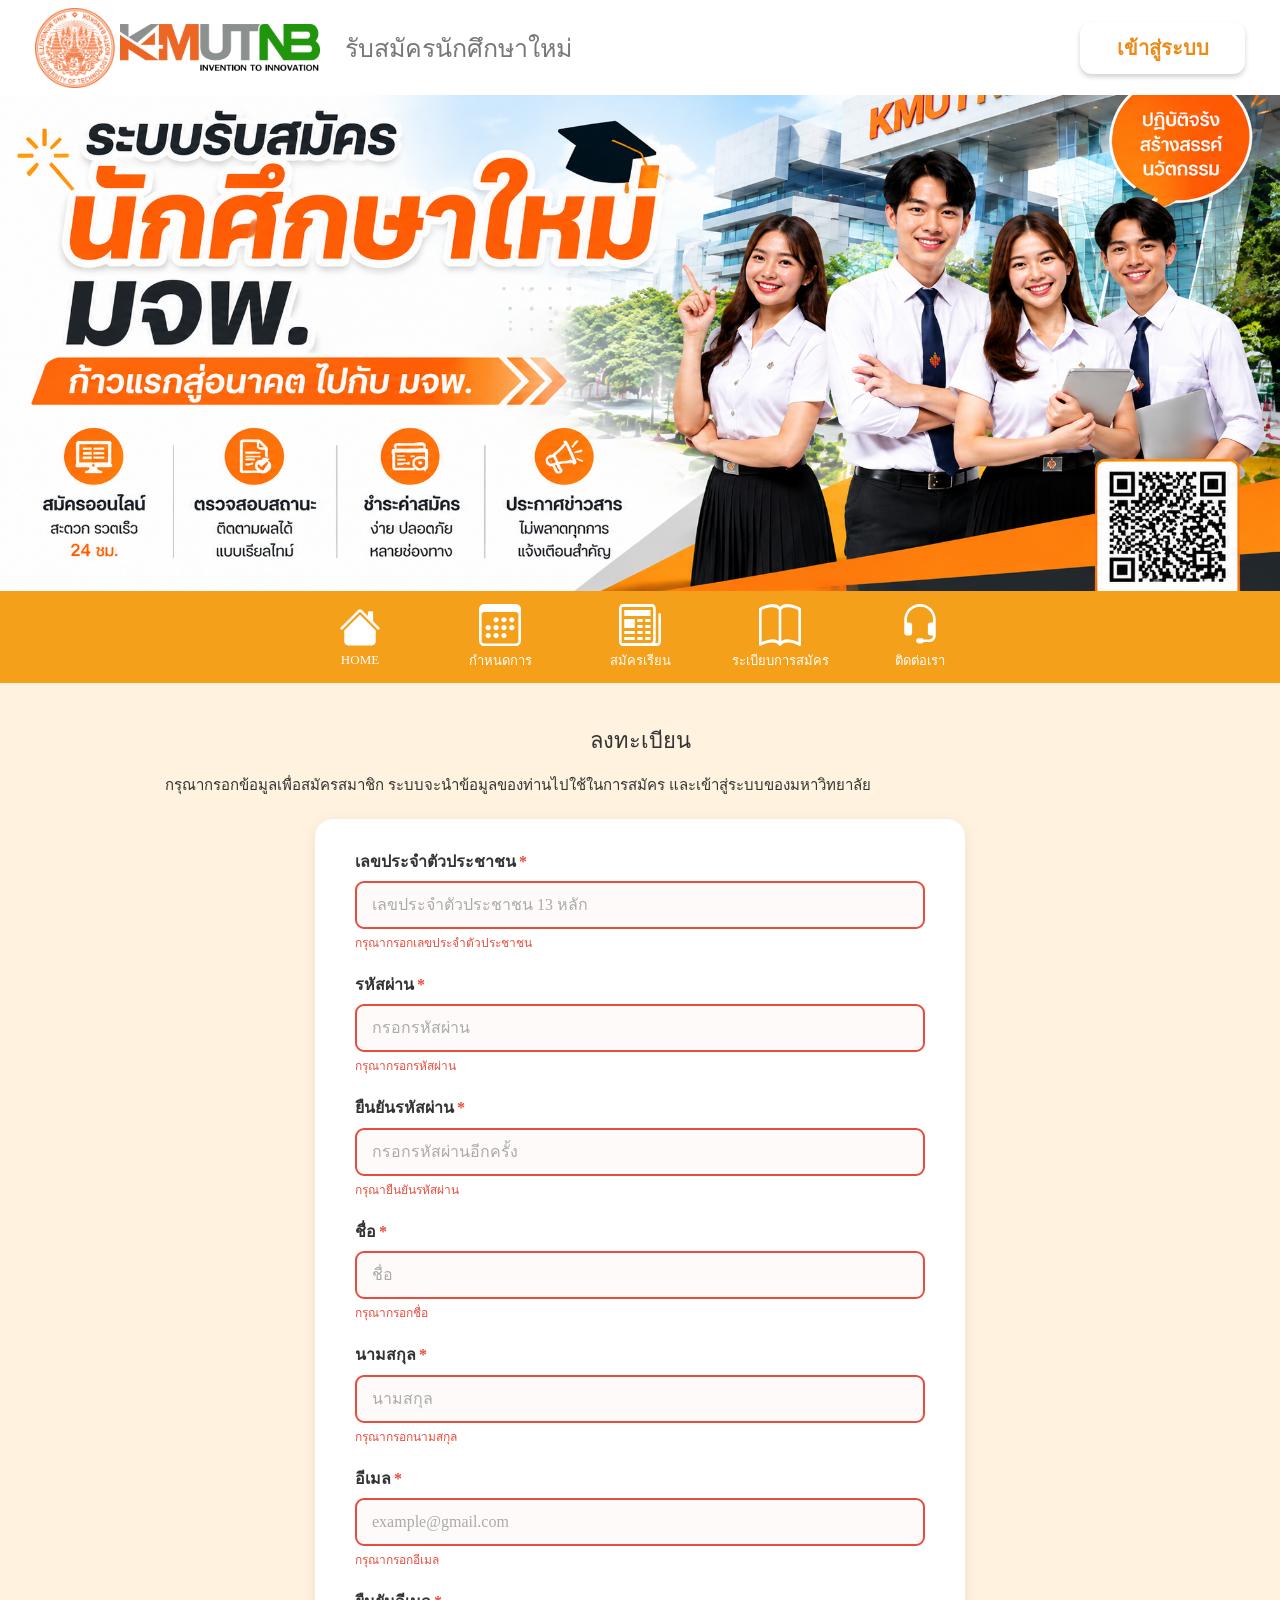
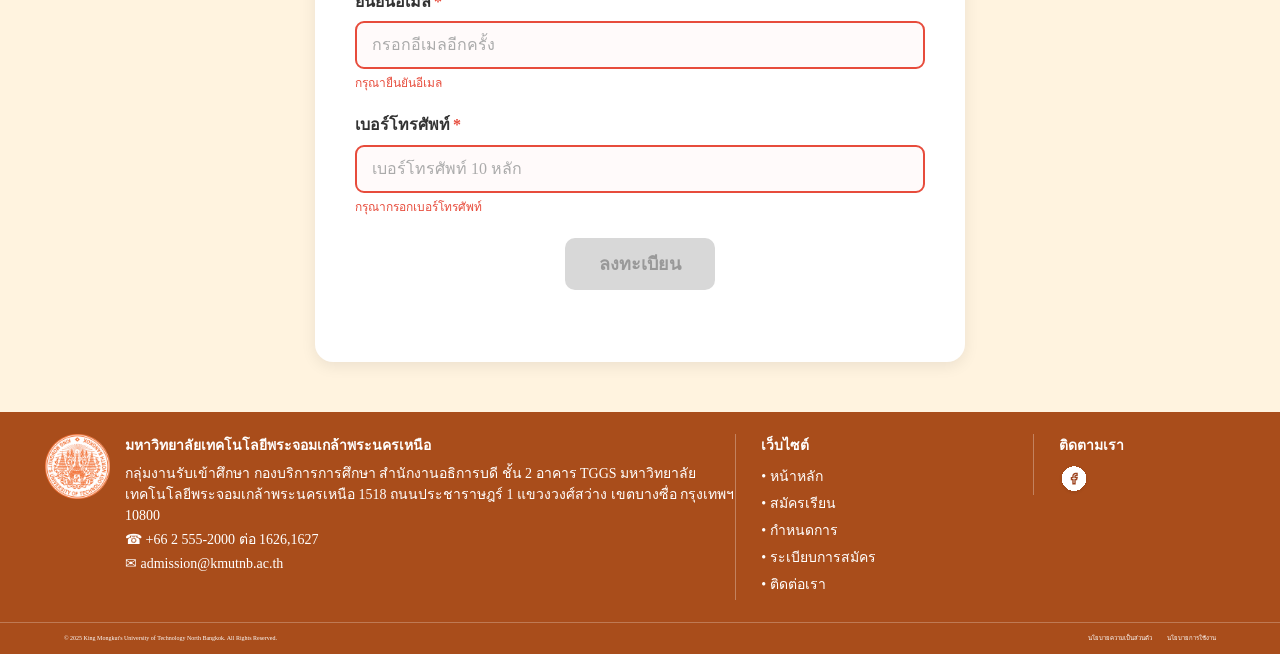
<file: sign.html>
<!DOCTYPE html>
<html lang="th">

<head>
  <meta charset="UTF-8">
  <meta name="viewport" content="width=device-width, initial-scale=1.0">
  <title>ลงทะเบียนระบบรับสมัคร มจพ.</title>
  <link rel="stylesheet" href="css/style.css">
</head>

<body>

  <div class="page">

    <!-- ================= TOP ================= -->
    <header class="site-header">

      <!-- TOP NAVBAR -->
      <div class="top-navbar">

        <div class="navbar-logo">
          <img src="img/logo.png" alt="KMUTNB">

        </div>
        <img src="img/kmutnb.png" width="200" alt="KMUTNB">
        <div class="navbar-title">
          รับสมัครนักศึกษาใหม่
        </div>

        <a href="sign.html" class="login-button">
          เข้าสู่ระบบ
        </a>
      </div>


      <!-- ================= BANNER ================= -->

      <div class="banner">
        <img src="img/back.png" alt="Banner">
      </div>


      <!-- ================= ORANGE NAVBAR ================= -->
      <nav class="main-navbar">

        <a href="index.html" class="nav-item active">

          <div class="nav-icon">
            <svg width="66" height="66" viewBox="0 0 66 66" fill="none" xmlns="http://www.w3.org/2000/svg">
              <path
                d="M35.9164 6.18748C35.1428 5.41416 34.0938 4.97974 33 4.97974C31.9062 4.97974 30.8572 5.41416 30.0836 6.18748L2.66473 33.6022C2.47297 33.794 2.32085 34.0216 2.21707 34.2722C2.11329 34.5227 2.05988 34.7913 2.05988 35.0625C2.05988 35.3337 2.11329 35.6022 2.21707 35.8528C2.32085 36.1033 2.47297 36.331 2.66473 36.5227C3.05201 36.91 3.57728 37.1276 4.12498 37.1276C4.39617 37.1276 4.66471 37.0742 4.91526 36.9704C5.16581 36.8666 5.39347 36.7145 5.58523 36.5227L33 9.10386L60.4147 36.5227C60.802 36.91 61.3273 37.1276 61.875 37.1276C62.4227 37.1276 62.9479 36.91 63.3352 36.5227C63.7225 36.1354 63.9401 35.6102 63.9401 35.0625C63.9401 34.5148 63.7225 33.9895 63.3352 33.6022L53.625 23.8961V10.3125C53.625 9.76547 53.4077 9.24087 53.0209 8.85407C52.6341 8.46728 52.1095 8.24998 51.5625 8.24998H47.4375C46.8905 8.24998 46.3659 8.46728 45.9791 8.85407C45.5923 9.24087 45.375 9.76547 45.375 10.3125V15.6461L35.9164 6.18748Z"
                fill="white" />
              <path
                d="M33 13.5836L57.75 38.3336V55.6875C57.75 57.3285 57.0981 58.9023 55.9377 60.0627C54.7773 61.2231 53.2035 61.875 51.5625 61.875H14.4375C12.7965 61.875 11.2227 61.2231 10.0623 60.0627C8.9019 58.9023 8.25 57.3285 8.25 55.6875V38.3336L33 13.5836Z"
                fill="white" />
            </svg>

          </div>

          <span>HOME</span>

        </a>


        <a href="timeline.html" class="nav-item">

          <div class="nav-icon">
            <svg width="60" height="60" viewBox="0 0 60 60" fill="none" xmlns="http://www.w3.org/2000/svg">
              <g clip-path="url(#clip0_89_853)">
                <path
                  d="M52.5 0H7.5C5.51088 0 3.60322 0.790176 2.1967 2.1967C0.790176 3.60322 0 5.51088 0 7.5L0 52.5C0 54.4891 0.790176 56.3968 2.1967 57.8033C3.60322 59.2098 5.51088 60 7.5 60H52.5C54.4891 60 56.3968 59.2098 57.8033 57.8033C59.2098 56.3968 60 54.4891 60 52.5V7.5C60 5.51088 59.2098 3.60322 57.8033 2.1967C56.3968 0.790176 54.4891 0 52.5 0ZM3.75 14.4638C3.75 12.69 5.43 11.25 7.5 11.25H52.5C54.57 11.25 56.25 12.69 56.25 14.4638V53.0362C56.25 54.81 54.57 56.25 52.5 56.25H7.5C5.43 56.25 3.75 54.81 3.75 53.0362V14.4638Z"
                  fill="white" />
                <path
                  d="M24.375 26.25C25.3696 26.25 26.3234 25.8549 27.0267 25.1516C27.7299 24.4484 28.125 23.4946 28.125 22.5C28.125 21.5054 27.7299 20.5516 27.0267 19.8484C26.3234 19.1451 25.3696 18.75 24.375 18.75C23.3804 18.75 22.4266 19.1451 21.7234 19.8484C21.0201 20.5516 20.625 21.5054 20.625 22.5C20.625 23.4946 21.0201 24.4484 21.7234 25.1516C22.4266 25.8549 23.3804 26.25 24.375 26.25ZM35.625 26.25C36.6196 26.25 37.5734 25.8549 38.2766 25.1516C38.9799 24.4484 39.375 23.4946 39.375 22.5C39.375 21.5054 38.9799 20.5516 38.2766 19.8484C37.5734 19.1451 36.6196 18.75 35.625 18.75C34.6304 18.75 33.6766 19.1451 32.9734 19.8484C32.2701 20.5516 31.875 21.5054 31.875 22.5C31.875 23.4946 32.2701 24.4484 32.9734 25.1516C33.6766 25.8549 34.6304 26.25 35.625 26.25ZM46.875 26.25C47.8696 26.25 48.8234 25.8549 49.5267 25.1516C50.2299 24.4484 50.625 23.4946 50.625 22.5C50.625 21.5054 50.2299 20.5516 49.5267 19.8484C48.8234 19.1451 47.8696 18.75 46.875 18.75C45.8804 18.75 44.9266 19.1451 44.2234 19.8484C43.5201 20.5516 43.125 21.5054 43.125 22.5C43.125 23.4946 43.5201 24.4484 44.2234 25.1516C44.9266 25.8549 45.8804 26.25 46.875 26.25ZM13.125 37.5C14.1196 37.5 15.0734 37.1049 15.7766 36.4017C16.4799 35.6984 16.875 34.7446 16.875 33.75C16.875 32.7554 16.4799 31.8016 15.7766 31.0984C15.0734 30.3951 14.1196 30 13.125 30C12.1304 30 11.1766 30.3951 10.4733 31.0984C9.77009 31.8016 9.375 32.7554 9.375 33.75C9.375 34.7446 9.77009 35.6984 10.4733 36.4017C11.1766 37.1049 12.1304 37.5 13.125 37.5ZM24.375 37.5C25.3696 37.5 26.3234 37.1049 27.0267 36.4017C27.7299 35.6984 28.125 34.7446 28.125 33.75C28.125 32.7554 27.7299 31.8016 27.0267 31.0984C26.3234 30.3951 25.3696 30 24.375 30C23.3804 30 22.4266 30.3951 21.7234 31.0984C21.0201 31.8016 20.625 32.7554 20.625 33.75C20.625 34.7446 21.0201 35.6984 21.7234 36.4017C22.4266 37.1049 23.3804 37.5 24.375 37.5ZM35.625 37.5C36.6196 37.5 37.5734 37.1049 38.2766 36.4017C38.9799 35.6984 39.375 34.7446 39.375 33.75C39.375 32.7554 38.9799 31.8016 38.2766 31.0984C37.5734 30.3951 36.6196 30 35.625 30C34.6304 30 33.6766 30.3951 32.9734 31.0984C32.2701 31.8016 31.875 32.7554 31.875 33.75C31.875 34.7446 32.2701 35.6984 32.9734 36.4017C33.6766 37.1049 34.6304 37.5 35.625 37.5ZM46.875 37.5C47.8696 37.5 48.8234 37.1049 49.5267 36.4017C50.2299 35.6984 50.625 34.7446 50.625 33.75C50.625 32.7554 50.2299 31.8016 49.5267 31.0984C48.8234 30.3951 47.8696 30 46.875 30C45.8804 30 44.9266 30.3951 44.2234 31.0984C43.5201 31.8016 43.125 32.7554 43.125 33.75C43.125 34.7446 43.5201 35.6984 44.2234 36.4017C44.9266 37.1049 45.8804 37.5 46.875 37.5ZM13.125 48.75C14.1196 48.75 15.0734 48.3549 15.7766 47.6516C16.4799 46.9484 16.875 45.9946 16.875 45C16.875 44.0054 16.4799 43.0516 15.7766 42.3484C15.0734 41.6451 14.1196 41.25 13.125 41.25C12.1304 41.25 11.1766 41.6451 10.4733 42.3484C9.77009 43.0516 9.375 44.0054 9.375 45C9.375 45.9946 9.77009 46.9484 10.4733 47.6516C11.1766 48.3549 12.1304 48.75 13.125 48.75ZM24.375 48.75C25.3696 48.75 26.3234 48.3549 27.0267 47.6516C27.7299 46.9484 28.125 45.9946 28.125 45C28.125 44.0054 27.7299 43.0516 27.0267 42.3484C26.3234 41.6451 25.3696 41.25 24.375 41.25C23.3804 41.25 22.4266 41.6451 21.7234 42.3484C21.0201 43.0516 20.625 44.0054 20.625 45C20.625 45.9946 21.0201 46.9484 21.7234 47.6516C22.4266 48.3549 23.3804 48.75 24.375 48.75ZM35.625 48.75C36.6196 48.75 37.5734 48.3549 38.2766 47.6516C38.9799 46.9484 39.375 45.9946 39.375 45C39.375 44.0054 38.9799 43.0516 38.2766 42.3484C37.5734 41.6451 36.6196 41.25 35.625 41.25C34.6304 41.25 33.6766 41.6451 32.9734 42.3484C32.2701 43.0516 31.875 44.0054 31.875 45C31.875 45.9946 32.2701 46.9484 32.9734 47.6516C33.6766 48.3549 34.6304 48.75 35.625 48.75Z"
                  fill="white" />
              </g>
              <defs>
                <clipPath id="clip0_89_853">
                  <rect width="60" height="60" fill="white" />
                </clipPath>
              </defs>
            </svg>

          </div>

          <span>กำหนดการ</span>

        </a>


        <a href="sign.html" class="nav-item">

          <div class="nav-icon">
            <svg width="60" height="60" viewBox="0 0 60 60" fill="none" xmlns="http://www.w3.org/2000/svg">
              <path
                d="M1.12736e-05 6.42857C1.12736e-05 4.72361 0.592643 3.08848 1.64754 1.88289C2.70243 0.677294 4.13317 0 5.62501 0H46.875C48.3668 0 49.7976 0.677294 50.8525 1.88289C51.9074 3.08848 52.5 4.72361 52.5 6.42857V51.5486C52.5 52.8343 52.3125 54.3514 51.6075 55.7143H54.375C54.8723 55.7143 55.3492 55.4885 55.7008 55.0867C56.0525 54.6848 56.25 54.1397 56.25 53.5714V15C56.25 14.4317 56.4475 13.8866 56.7992 13.4848C57.1508 13.0829 57.6277 12.8571 58.125 12.8571C58.6223 12.8571 59.0992 13.0829 59.4508 13.4848C59.8025 13.8866 60 14.4317 60 15V53.5714C60 55.2764 59.4074 56.9115 58.3525 58.1171C57.2976 59.3227 55.8668 60 54.375 60H5.61376C4.8756 60 4.1447 59.8336 3.46287 59.5104C2.78104 59.1872 2.16169 58.7135 1.64026 58.1163C1.11883 57.5192 0.705554 56.8104 0.424099 56.0306C0.142644 55.2507 -0.001468 54.415 1.12736e-05 53.5714V6.42857ZM45 55.7143C46.3875 55.7143 47.4525 54.81 48.1987 53.8243C48.5437 53.37 48.75 52.6286 48.75 51.5486V6.42857C48.75 5.86025 48.5525 5.31521 48.2008 4.91334C47.8492 4.51148 47.3723 4.28571 46.875 4.28571H5.62501C5.12773 4.28571 4.65082 4.51148 4.29918 4.91334C3.94755 5.31521 3.75001 5.86025 3.75001 6.42857V53.5714C3.75001 54.7629 4.58626 55.7143 5.61376 55.7143H45Z"
                fill="white" />
              <path
                d="M7.5 8.57141H45V17.1428H7.5V8.57141ZM7.5 21.4286H22.5V34.2857H7.5V21.4286ZM7.5 38.5714H22.5V42.8571H7.5V38.5714ZM7.5 47.1428H22.5V51.4286H7.5V47.1428ZM26.25 21.4286H33.75V25.7143H26.25V21.4286ZM37.5 21.4286H45V25.7143H37.5V21.4286ZM26.25 30H33.75V34.2857H26.25V30ZM37.5 30H45V34.2857H37.5V30ZM26.25 38.5714H33.75V42.8571H26.25V38.5714ZM37.5 38.5714H45V42.8571H37.5V38.5714ZM26.25 47.1428H33.75V51.4286H26.25V47.1428ZM37.5 47.1428H45V51.4286H37.5V47.1428Z"
                fill="white" />
            </svg>

          </div>

          <span>สมัครเรียน</span>

        </a>


        <a href="signment.html" class="nav-item">

          <div class="nav-icon">
            <svg width="60" height="60" viewBox="0 0 60 60" fill="none" xmlns="http://www.w3.org/2000/svg">
              <path
                d="M3.75 8.84675C7.06875 7.15261 11.8275 5.32568 16.455 4.75792C21.4425 4.14437 25.6725 5.04638 28.125 8.20115V52.8257C24.6187 50.399 20.175 50.0647 16.0763 50.5684C11.6513 51.1178 7.18875 52.6792 3.75 54.2818V8.84675ZM31.875 8.20115C34.3275 5.04638 38.5575 4.14437 43.545 4.75792C48.1725 5.32568 52.9313 7.15261 56.25 8.84675V54.2818C52.8075 52.6792 48.3488 51.1133 43.9238 50.573C39.8213 50.0647 35.3812 50.3944 31.875 52.8257V8.20115ZM30 4.06195C26.3062 0.18374 20.9513 -0.393183 16.0763 0.202055C10.3988 0.902605 4.66875 3.27898 1.09875 5.26158C0.771184 5.44349 0.493407 5.73664 0.298579 6.10606C0.10375 6.47547 9.96428e-05 6.90554 0 7.34492L0 57.7113C8.68575e-05 58.0943 0.0788893 58.4712 0.229189 58.8074C0.379489 59.1437 0.596481 59.4285 0.860291 59.6358C1.1241 59.8431 1.42629 59.9662 1.73919 59.994C2.05208 60.0217 2.36568 59.9532 2.65125 59.7946C5.95875 57.9631 11.2875 55.7607 16.4513 55.1243C21.735 54.4741 26.1637 55.5226 28.5375 59.1398C28.7132 59.4072 28.9358 59.623 29.1889 59.7713C29.4421 59.9196 29.7192 59.9966 30 59.9966C30.2808 59.9966 30.5579 59.9196 30.8111 59.7713C31.0642 59.623 31.2868 59.4072 31.4625 59.1398C33.8363 55.5226 38.265 54.4741 43.545 55.1243C48.7125 55.7607 54.045 57.9631 57.3488 59.7946C57.6343 59.9532 57.9479 60.0217 58.2608 59.994C58.5737 59.9662 58.8759 59.8431 59.1397 59.6358C59.4035 59.4285 59.6205 59.1437 59.7708 58.8074C59.9211 58.4712 59.9999 58.0943 60 57.7113V7.34492C59.9999 6.90554 59.8962 6.47547 59.7014 6.10606C59.5066 5.73664 59.2288 5.44349 58.9012 5.26158C55.3312 3.27898 49.6013 0.902605 43.9238 0.202055C39.0488 -0.397762 33.6937 0.18374 30 4.06195Z"
                fill="white" />
            </svg>

          </div>

          <span>ระเบียบการสมัคร</span>

        </a>


        <a href="contact.html" class="nav-item">

          <div class="nav-icon">
            <svg width="60" height="60" viewBox="0 0 60 60" fill="none" xmlns="http://www.w3.org/2000/svg">
              <path
                d="M30 3.75C25.0272 3.75 20.2581 5.72544 16.7417 9.24175C13.2254 12.7581 11.25 17.5272 11.25 22.5V26.25H15C15.9946 26.25 16.9484 26.6451 17.6516 27.3484C18.3549 28.0516 18.75 29.0054 18.75 30V41.25C18.75 42.2446 18.3549 43.1984 17.6516 43.9016C16.9484 44.6049 15.9946 45 15 45H11.25C10.2554 45 9.30161 44.6049 8.59835 43.9016C7.89509 43.1984 7.5 42.2446 7.5 41.25V22.5C7.5 19.5453 8.08198 16.6194 9.21271 13.8896C10.3434 11.1598 12.0008 8.67942 14.0901 6.5901C16.1794 4.50078 18.6598 2.84344 21.3896 1.71271C24.1194 0.58198 27.0453 0 30 0C32.9547 0 35.8806 0.58198 38.6104 1.71271C41.3402 2.84344 43.8206 4.50078 45.9099 6.5901C47.9992 8.67942 49.6566 11.1598 50.7873 13.8896C51.918 16.6194 52.5 19.5453 52.5 22.5V45C52.5 47.4864 51.5123 49.871 49.7541 51.6291C47.996 53.3873 45.6114 54.375 43.125 54.375H35.1225C34.7934 54.9451 34.32 55.4184 33.7499 55.7476C33.1799 56.0767 32.5332 56.25 31.875 56.25H28.125C27.1304 56.25 26.1766 55.8549 25.4734 55.1516C24.7701 54.4484 24.375 53.4946 24.375 52.5C24.375 51.5054 24.7701 50.5516 25.4734 49.8484C26.1766 49.1451 27.1304 48.75 28.125 48.75H31.875C32.5332 48.75 33.1799 48.9233 33.7499 49.2524C34.32 49.5816 34.7934 50.0549 35.1225 50.625H43.125C44.6168 50.625 46.0476 50.0324 47.1025 48.9775C48.1574 47.9226 48.75 46.4918 48.75 45H45C44.0054 45 43.0516 44.6049 42.3484 43.9016C41.6451 43.1984 41.25 42.2446 41.25 41.25V30C41.25 29.0054 41.6451 28.0516 42.3484 27.3484C43.0516 26.6451 44.0054 26.25 45 26.25H48.75V22.5C48.75 20.0377 48.265 17.5995 47.3227 15.3247C46.3805 13.0498 44.9994 10.9828 43.2583 9.24175C41.5172 7.50065 39.4502 6.11953 37.1753 5.17726C34.9005 4.23498 32.4623 3.75 30 3.75Z"
                fill="white" />
            </svg>

          </div>

          <span>ติดต่อเรา</span>

        </a>

      </nav>

    </header>


    <!-- ================= CONTENT ================= -->
    <div class="content-container">

      <h1>ลงทะเบียน</h1>

      <p class="description">
        กรุณากรอกข้อมูลเพื่อสมัครสมาชิก ระบบจะนำข้อมูลของท่านไปใช้ในการสมัคร
        และเข้าสู่ระบบของมหาวิทยาลัย
      </p>

      <div class="form-box">

        <div class="form-group">
          <label>เลขประจำตัวประชาชน<span>*</span></label>
          <input type="text" id="citizenId" placeholder="เลขประจำตัวประชาชน 13 หลัก" inputmode="numeric" maxlength="13"
            required>
          <small class="error-message"></small>
        </div>

        <div class="form-group">
          <label>รหัสผ่าน<span>*</span></label>
          <input type="password" id="password" placeholder="กรอกรหัสผ่าน" required>
          <small class="error-message"></small>
        </div>

        <div class="form-group">
          <label>ยืนยันรหัสผ่าน<span>*</span></label>
          <input type="password" id="confirmPassword" placeholder="กรอกรหัสผ่านอีกครั้ง" required>
          <small class="error-message"></small>
        </div>

        <div class="form-group">
          <label>ชื่อ<span>*</span></label>
          <input type="text" id="firstName" placeholder="ชื่อ" required>
          <small class="error-message"></small>
        </div>

        <div class="form-group">
          <label>นามสกุล<span>*</span></label>
          <input type="text" id="lastName" placeholder="นามสกุล" required>
          <small class="error-message"></small>
        </div>

        <div class="form-group">
          <label>อีเมล<span>*</span></label>
          <input type="email" id="email" placeholder="example@gmail.com" required>
          <small class="error-message"></small>
        </div>

        <div class="form-group">
          <label>ยืนยันอีเมล<span>*</span></label>
          <input type="email" id="confirmEmail" placeholder="กรอกอีเมลอีกครั้ง" required>
          <small class="error-message"></small>
        </div>

        <div class="form-group">
          <label>เบอร์โทรศัพท์<span>*</span></label>
          <input type="tel" id="phone" placeholder="เบอร์โทรศัพท์ 10 หลัก" inputmode="numeric" maxlength="10" required>
          <small class="error-message"></small>
        </div>

        <button type="button" id="registerButton" disabled>
          ลงทะเบียน
        </button>


      </div>
    </div>
    <!-- ================= FOOTER ================= -->

    <footer class="site-footer">

      <div class="footer-main">

        <!-- ข้อมูลมหาวิทยาลัย -->
        <div class="footer-info">

          <img src="img/logo.png" class="footer-logo" alt="KMUTNB Logo">

          <div class="footer-detail">

            <h3>
              มหาวิทยาลัยเทคโนโลยีพระจอมเกล้าพระนครเหนือ
            </h3>

            <p>
              กลุ่มงานรับเข้าศึกษา กองบริการการศึกษา สำนักงานอธิการบดี ชั้น 2 อาคาร TGGS
              มหาวิทยาลัยเทคโนโลยีพระจอมเกล้าพระนครเหนือ 1518
              ถนนประชาราษฎร์ 1 แขวงวงศ์สว่าง เขตบางซื่อ กรุงเทพฯ 10800
            </p>

            <p>
              ☎ +66 2 555-2000 ต่อ 1626,1627
            </p>

            <p>
              ✉ admission@kmutnb.ac.th
            </p>

          </div>

        </div>


        <!-- ลิงก์ -->
        <div class="footer-links">

          <h3>เว็บไซต์</h3>

          <a href="index.html">หน้าหลัก</a>
          <a href="sign.html">สมัครเรียน</a>
          <a href="timeline.html">กำหนดการ</a>
          <a href="signment.html">ระเบียบการสมัคร</a>
          <a href="contact.html">ติดต่อเรา</a>

        </div>


        <!-- Social -->
        <div class="footer-social">

          <h3>ติดตามเรา</h3>

          <div class="social-icons">

            <a href="https://www.facebook.com/KMUTNBofficial?locale=th_TH" class="social">
              <svg width="44" height="44" viewBox="0 0 44 44" fill="none" xmlns="http://www.w3.org/2000/svg">
                <g filter="url(#filter0_d_66_462)">
                  <rect x="4" y="2" width="36" height="36" rx="18" fill="white" shape-rendering="crispEdges" />
                  <path
                    d="M24.2502 12.4995H26.5V15.4998H24.2502C24.0513 15.4998 23.8605 15.5788 23.7199 15.7194C23.5792 15.8601 23.5002 16.0509 23.5002 16.2498V18.5H26.5L25.7501 21.5002H23.5002V27.5007H20.5004V21.5002H18.2506V18.5H20.5004V16.2498C20.5004 15.2552 20.8955 14.3013 21.5987 13.5979C22.3019 12.8946 23.2557 12.4995 24.2502 12.4995Z"
                    stroke="#9D441F" stroke-width="2" stroke-linecap="round" />
                </g>
                <defs>
                  <filter id="filter0_d_66_462" x="0" y="0" width="44" height="44" filterUnits="userSpaceOnUse"
                    color-interpolation-filters="sRGB">
                    <feFlood flood-opacity="0" result="BackgroundImageFix" />
                    <feColorMatrix in="SourceAlpha" type="matrix" values="0 0 0 0 0 0 0 0 0 0 0 0 0 0 0 0 0 0 127 0"
                      result="hardAlpha" />
                    <feOffset dy="2" />
                    <feGaussianBlur stdDeviation="2" />
                    <feComposite in2="hardAlpha" operator="out" />
                    <feColorMatrix type="matrix" values="0 0 0 0 0 0 0 0 0 0 0 0 0 0 0 0 0 0 0.101961 0" />
                    <feBlend mode="normal" in2="BackgroundImageFix" result="effect1_dropShadow_66_462" />
                    <feBlend mode="normal" in="SourceGraphic" in2="effect1_dropShadow_66_462" result="shape" />
                  </filter>
                </defs>
              </svg>
            </a>

          </div>

        </div>

      </div>


      <!-- Copyright -->
      <div class="footer-bottom">

        <span>
          © 2025 King Mongkut's University of Technology North Bangkok. All Rights Reserved.
        </span>

        <div class="footer-bottom-links">
          <a href="#">นโยบายความเป็นส่วนตัว</a>
          <a href="#">นโยบายการใช้งาน</a>
        </div>

      </div>

    </footer>


    <script>

      const citizenId = document.getElementById("citizenId");
      const password = document.getElementById("password");
      const confirmPassword = document.getElementById("confirmPassword");

      const firstName = document.getElementById("firstName");
      const lastName = document.getElementById("lastName");

      const email = document.getElementById("email");
      const confirmEmail = document.getElementById("confirmEmail");

      const phone = document.getElementById("phone");

      const registerButton = document.getElementById("registerButton");


      /* ================= จำกัดเลขบัตรประชาชน ================= */

      citizenId.addEventListener("input", function () {

        this.value = this.value.replace(/\D/g, "");

        validateForm();

      });


      /* ================= จำกัดเบอร์โทร ================= */

      phone.addEventListener("input", function () {

        this.value = this.value.replace(/\D/g, "");

        validateForm();

      });


      /* ================= แสดง Error ================= */

      function setError(input, message) {

        input.classList.add("input-error");
        input.classList.remove("input-success");

        const error = input.parentElement.querySelector(".error-message");

        error.textContent = message;

      }


      /* ================= แสดง Success ================= */

      function setSuccess(input) {

        input.classList.remove("input-error");
        input.classList.add("input-success");

        const error = input.parentElement.querySelector(".error-message");

        error.textContent = "";

      }


      /* ================= ตรวจเลขบัตร ================= */

      function validateCitizenId() {

        const value = citizenId.value.trim();

        if (value === "") {

          setError(citizenId, "กรุณากรอกเลขประจำตัวประชาชน");

          return false;

        }

        if (!/^\d{13}$/.test(value)) {

          setError(citizenId, "เลขประจำตัวประชาชนต้องมี 13 หลัก");

          return false;

        }

        setSuccess(citizenId);

        return true;

      }


      /* ================= ตรวจ Password ================= */

      function validatePassword() {

        const value = password.value;

        if (value === "") {

          setError(password, "กรุณากรอกรหัสผ่าน");

          return false;

        }

        if (value.length < 8) {

          setError(password, "รหัสผ่านต้องมีอย่างน้อย 8 ตัวอักษร");

          return false;

        }

        setSuccess(password);

        return true;

      }


      /* ================= ตรวจ Confirm Password ================= */

      function validateConfirmPassword() {

        if (confirmPassword.value === "") {

          setError(confirmPassword, "กรุณายืนยันรหัสผ่าน");

          return false;

        }

        if (confirmPassword.value !== password.value) {

          setError(confirmPassword, "รหัสผ่านไม่ตรงกัน");

          return false;

        }

        setSuccess(confirmPassword);

        return true;

      }


      /* ================= ตรวจชื่อ ================= */

      function validateName(input, text) {

        if (input.value.trim() === "") {

          setError(input, "กรุณากรอก" + text);

          return false;

        }

        setSuccess(input);

        return true;

      }


      /* ================= ตรวจ Email ================= */

      function validateEmail() {

        const value = email.value.trim();

        const emailPattern = /^[^\s@]+@[^\s@]+\.[^\s@]+$/;

        if (value === "") {

          setError(email, "กรุณากรอกอีเมล");

          return false;

        }

        if (!emailPattern.test(value)) {

          setError(email, "รูปแบบอีเมลไม่ถูกต้อง");

          return false;

        }

        setSuccess(email);

        return true;

      }


      /* ================= ตรวจ Confirm Email ================= */

      function validateConfirmEmail() {

        if (confirmEmail.value.trim() === "") {

          setError(confirmEmail, "กรุณายืนยันอีเมล");

          return false;

        }

        if (
          confirmEmail.value.trim().toLowerCase()
          !==
          email.value.trim().toLowerCase()
        ) {

          setError(confirmEmail, "อีเมลไม่ตรงกัน");

          return false;

        }

        setSuccess(confirmEmail);

        return true;

      }


      /* ================= ตรวจเบอร์โทร ================= */

      function validatePhone() {

        const value = phone.value.trim();

        if (value === "") {

          setError(phone, "กรุณากรอกเบอร์โทรศัพท์");

          return false;

        }

        if (!/^0\d{9}$/.test(value)) {

          setError(phone, "เบอร์โทรศัพท์ต้องเป็นตัวเลข 10 หลัก");

          return false;

        }

        setSuccess(phone);

        return true;

      }


      /* ================= ตรวจทั้งหมด ================= */

      function validateForm() {

        const validCitizen =
          validateCitizenId();

        const validPassword =
          validatePassword();

        const validConfirmPassword =
          validateConfirmPassword();

        const validFirstName =
          validateName(firstName, "ชื่อ");

        const validLastName =
          validateName(lastName, "นามสกุล");

        const validEmail =
          validateEmail();

        const validConfirmEmail =
          validateConfirmEmail();

        const validPhone =
          validatePhone();


        const allValid =
          validCitizen &&
          validPassword &&
          validConfirmPassword &&
          validFirstName &&
          validLastName &&
          validEmail &&
          validConfirmEmail &&
          validPhone;


        registerButton.disabled = !allValid;

      }


      /* ================= ตรวจทุกครั้งที่พิมพ์ ================= */

      document
        .querySelectorAll(".form-box input")
        .forEach(function (input) {

          input.addEventListener("input", validateForm);

        });


      /* ================= ปุ่มลงทะเบียน ================= */

      registerButton.addEventListener("click", function () {
        if (!registerButton.disabled) {
          window.location.href = "login.html";
        }
      });



      /* ================= เริ่มต้น ================= */

      validateForm();

    </script>


</body>

</html>
</file>
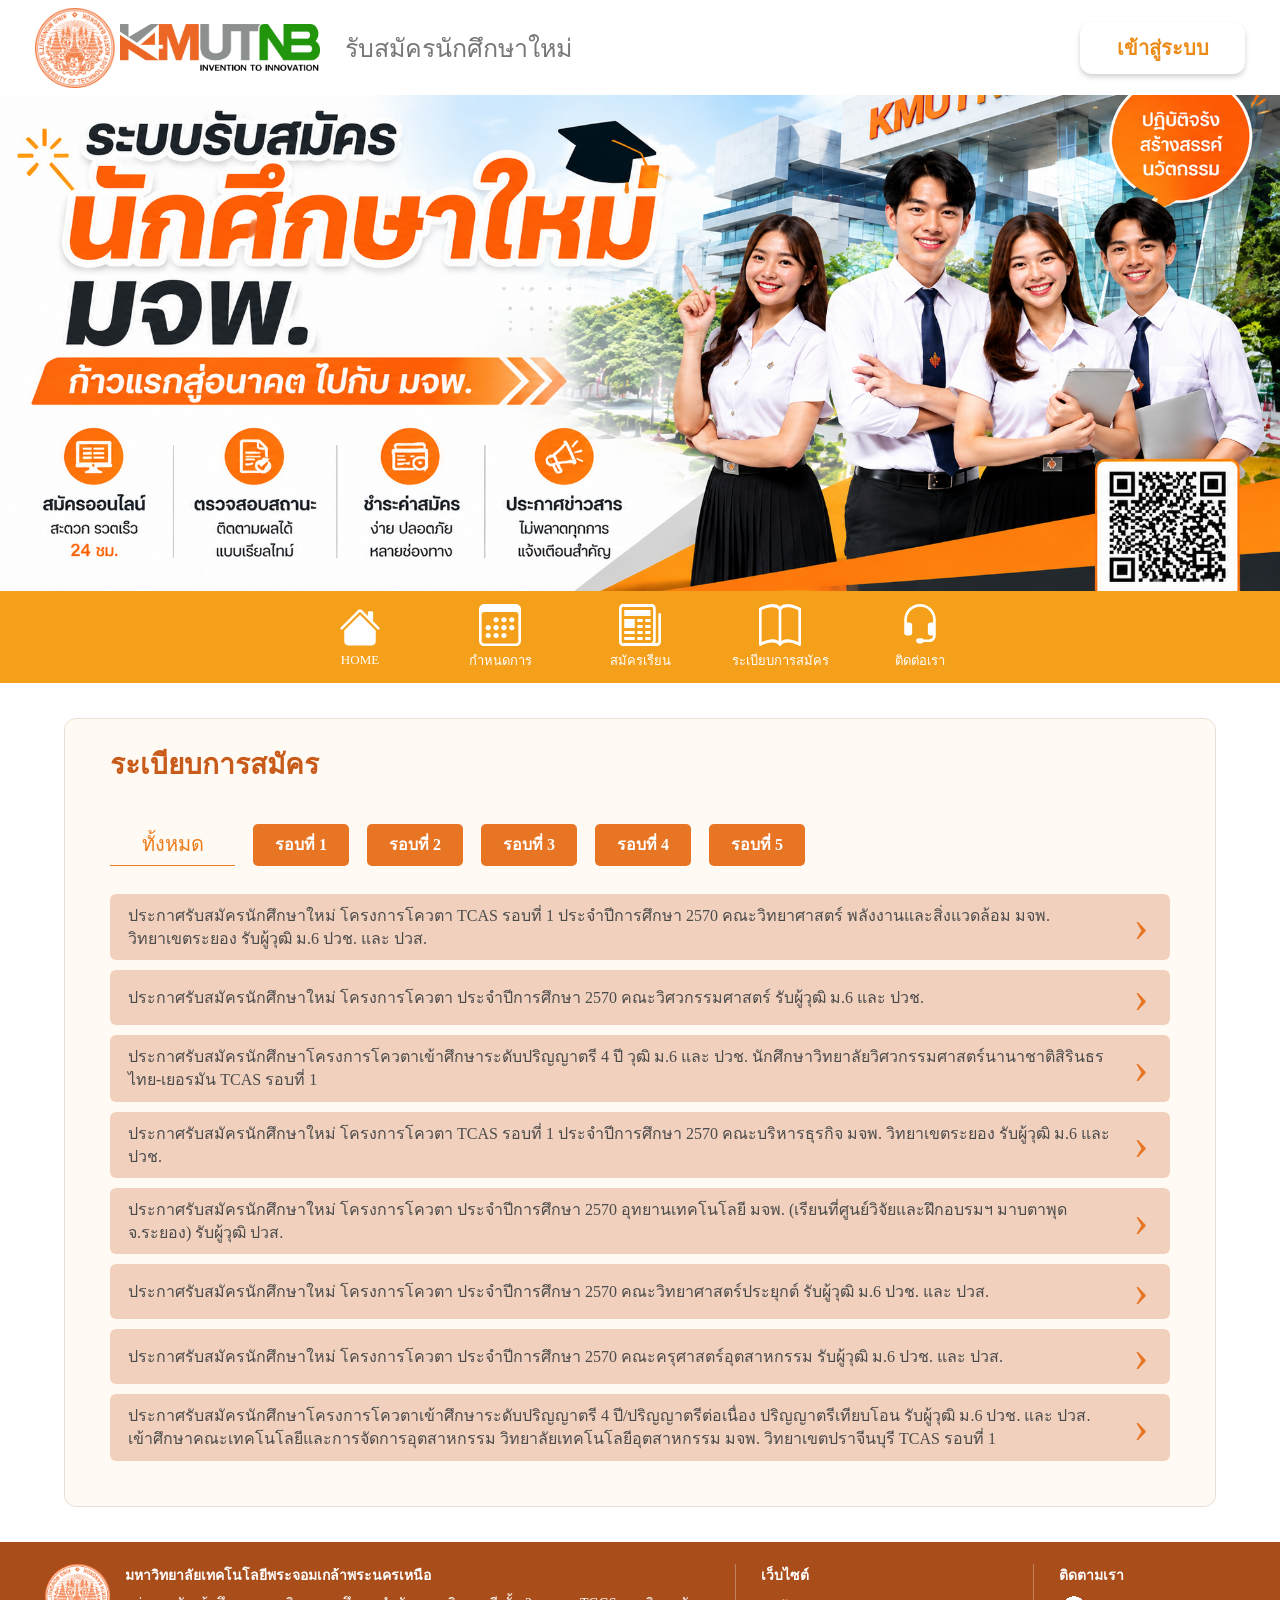
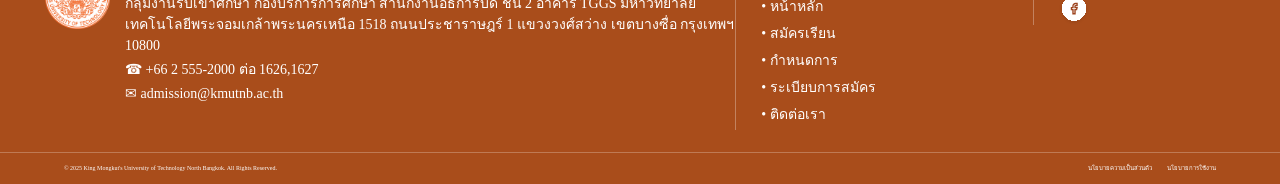
<file: signment.html>
<!DOCTYPE html>
<html lang="th">

<head>
  <meta charset="UTF-8">
  <meta name="viewport" content="width=device-width, initial-scale=1.0">
  <title>ระบบรับสมัคร มจพ.</title>
  <link rel="stylesheet" href="css/style.css">
</head>

<body>

  <div class="page">

    <!-- ================= TOP ================= -->
    <header class="site-header">

      <!-- TOP NAVBAR -->
      <div class="top-navbar">

        <div class="navbar-logo">
          <img src="img/logo.png" alt="KMUTNB">

        </div>
        <img src="img/kmutnb.png" width="200" alt="KMUTNB">
        <div class="navbar-title">
          รับสมัครนักศึกษาใหม่
        </div>

     <a href="sign.html" class="login-button">
    เข้าสู่ระบบ
      </a>
      </div>


      <!-- ================= BANNER ================= -->
      <!-- ใส่รูป Banner ของคุณตรงนี้ -->
      <div class="banner">
        <img src="img/back.png" alt="Banner">
      </div>


      <!-- ================= ORANGE NAVBAR ================= -->
      <nav class="main-navbar">

        <a href="index.html" class="nav-item active">

          <div class="nav-icon">
            <svg width="66" height="66" viewBox="0 0 66 66" fill="none" xmlns="http://www.w3.org/2000/svg">
              <path
                d="M35.9164 6.18748C35.1428 5.41416 34.0938 4.97974 33 4.97974C31.9062 4.97974 30.8572 5.41416 30.0836 6.18748L2.66473 33.6022C2.47297 33.794 2.32085 34.0216 2.21707 34.2722C2.11329 34.5227 2.05988 34.7913 2.05988 35.0625C2.05988 35.3337 2.11329 35.6022 2.21707 35.8528C2.32085 36.1033 2.47297 36.331 2.66473 36.5227C3.05201 36.91 3.57728 37.1276 4.12498 37.1276C4.39617 37.1276 4.66471 37.0742 4.91526 36.9704C5.16581 36.8666 5.39347 36.7145 5.58523 36.5227L33 9.10386L60.4147 36.5227C60.802 36.91 61.3273 37.1276 61.875 37.1276C62.4227 37.1276 62.9479 36.91 63.3352 36.5227C63.7225 36.1354 63.9401 35.6102 63.9401 35.0625C63.9401 34.5148 63.7225 33.9895 63.3352 33.6022L53.625 23.8961V10.3125C53.625 9.76547 53.4077 9.24087 53.0209 8.85407C52.6341 8.46728 52.1095 8.24998 51.5625 8.24998H47.4375C46.8905 8.24998 46.3659 8.46728 45.9791 8.85407C45.5923 9.24087 45.375 9.76547 45.375 10.3125V15.6461L35.9164 6.18748Z"
                fill="white" />
              <path
                d="M33 13.5836L57.75 38.3336V55.6875C57.75 57.3285 57.0981 58.9023 55.9377 60.0627C54.7773 61.2231 53.2035 61.875 51.5625 61.875H14.4375C12.7965 61.875 11.2227 61.2231 10.0623 60.0627C8.9019 58.9023 8.25 57.3285 8.25 55.6875V38.3336L33 13.5836Z"
                fill="white" />
            </svg>

          </div>

          <span>HOME</span>

        </a>


        <a href="timeline.html" class="nav-item">

          <div class="nav-icon">
            <svg width="60" height="60" viewBox="0 0 60 60" fill="none" xmlns="http://www.w3.org/2000/svg">
              <g clip-path="url(#clip0_89_853)">
                <path
                  d="M52.5 0H7.5C5.51088 0 3.60322 0.790176 2.1967 2.1967C0.790176 3.60322 0 5.51088 0 7.5L0 52.5C0 54.4891 0.790176 56.3968 2.1967 57.8033C3.60322 59.2098 5.51088 60 7.5 60H52.5C54.4891 60 56.3968 59.2098 57.8033 57.8033C59.2098 56.3968 60 54.4891 60 52.5V7.5C60 5.51088 59.2098 3.60322 57.8033 2.1967C56.3968 0.790176 54.4891 0 52.5 0ZM3.75 14.4638C3.75 12.69 5.43 11.25 7.5 11.25H52.5C54.57 11.25 56.25 12.69 56.25 14.4638V53.0362C56.25 54.81 54.57 56.25 52.5 56.25H7.5C5.43 56.25 3.75 54.81 3.75 53.0362V14.4638Z"
                  fill="white" />
                <path
                  d="M24.375 26.25C25.3696 26.25 26.3234 25.8549 27.0267 25.1516C27.7299 24.4484 28.125 23.4946 28.125 22.5C28.125 21.5054 27.7299 20.5516 27.0267 19.8484C26.3234 19.1451 25.3696 18.75 24.375 18.75C23.3804 18.75 22.4266 19.1451 21.7234 19.8484C21.0201 20.5516 20.625 21.5054 20.625 22.5C20.625 23.4946 21.0201 24.4484 21.7234 25.1516C22.4266 25.8549 23.3804 26.25 24.375 26.25ZM35.625 26.25C36.6196 26.25 37.5734 25.8549 38.2766 25.1516C38.9799 24.4484 39.375 23.4946 39.375 22.5C39.375 21.5054 38.9799 20.5516 38.2766 19.8484C37.5734 19.1451 36.6196 18.75 35.625 18.75C34.6304 18.75 33.6766 19.1451 32.9734 19.8484C32.2701 20.5516 31.875 21.5054 31.875 22.5C31.875 23.4946 32.2701 24.4484 32.9734 25.1516C33.6766 25.8549 34.6304 26.25 35.625 26.25ZM46.875 26.25C47.8696 26.25 48.8234 25.8549 49.5267 25.1516C50.2299 24.4484 50.625 23.4946 50.625 22.5C50.625 21.5054 50.2299 20.5516 49.5267 19.8484C48.8234 19.1451 47.8696 18.75 46.875 18.75C45.8804 18.75 44.9266 19.1451 44.2234 19.8484C43.5201 20.5516 43.125 21.5054 43.125 22.5C43.125 23.4946 43.5201 24.4484 44.2234 25.1516C44.9266 25.8549 45.8804 26.25 46.875 26.25ZM13.125 37.5C14.1196 37.5 15.0734 37.1049 15.7766 36.4017C16.4799 35.6984 16.875 34.7446 16.875 33.75C16.875 32.7554 16.4799 31.8016 15.7766 31.0984C15.0734 30.3951 14.1196 30 13.125 30C12.1304 30 11.1766 30.3951 10.4733 31.0984C9.77009 31.8016 9.375 32.7554 9.375 33.75C9.375 34.7446 9.77009 35.6984 10.4733 36.4017C11.1766 37.1049 12.1304 37.5 13.125 37.5ZM24.375 37.5C25.3696 37.5 26.3234 37.1049 27.0267 36.4017C27.7299 35.6984 28.125 34.7446 28.125 33.75C28.125 32.7554 27.7299 31.8016 27.0267 31.0984C26.3234 30.3951 25.3696 30 24.375 30C23.3804 30 22.4266 30.3951 21.7234 31.0984C21.0201 31.8016 20.625 32.7554 20.625 33.75C20.625 34.7446 21.0201 35.6984 21.7234 36.4017C22.4266 37.1049 23.3804 37.5 24.375 37.5ZM35.625 37.5C36.6196 37.5 37.5734 37.1049 38.2766 36.4017C38.9799 35.6984 39.375 34.7446 39.375 33.75C39.375 32.7554 38.9799 31.8016 38.2766 31.0984C37.5734 30.3951 36.6196 30 35.625 30C34.6304 30 33.6766 30.3951 32.9734 31.0984C32.2701 31.8016 31.875 32.7554 31.875 33.75C31.875 34.7446 32.2701 35.6984 32.9734 36.4017C33.6766 37.1049 34.6304 37.5 35.625 37.5ZM46.875 37.5C47.8696 37.5 48.8234 37.1049 49.5267 36.4017C50.2299 35.6984 50.625 34.7446 50.625 33.75C50.625 32.7554 50.2299 31.8016 49.5267 31.0984C48.8234 30.3951 47.8696 30 46.875 30C45.8804 30 44.9266 30.3951 44.2234 31.0984C43.5201 31.8016 43.125 32.7554 43.125 33.75C43.125 34.7446 43.5201 35.6984 44.2234 36.4017C44.9266 37.1049 45.8804 37.5 46.875 37.5ZM13.125 48.75C14.1196 48.75 15.0734 48.3549 15.7766 47.6516C16.4799 46.9484 16.875 45.9946 16.875 45C16.875 44.0054 16.4799 43.0516 15.7766 42.3484C15.0734 41.6451 14.1196 41.25 13.125 41.25C12.1304 41.25 11.1766 41.6451 10.4733 42.3484C9.77009 43.0516 9.375 44.0054 9.375 45C9.375 45.9946 9.77009 46.9484 10.4733 47.6516C11.1766 48.3549 12.1304 48.75 13.125 48.75ZM24.375 48.75C25.3696 48.75 26.3234 48.3549 27.0267 47.6516C27.7299 46.9484 28.125 45.9946 28.125 45C28.125 44.0054 27.7299 43.0516 27.0267 42.3484C26.3234 41.6451 25.3696 41.25 24.375 41.25C23.3804 41.25 22.4266 41.6451 21.7234 42.3484C21.0201 43.0516 20.625 44.0054 20.625 45C20.625 45.9946 21.0201 46.9484 21.7234 47.6516C22.4266 48.3549 23.3804 48.75 24.375 48.75ZM35.625 48.75C36.6196 48.75 37.5734 48.3549 38.2766 47.6516C38.9799 46.9484 39.375 45.9946 39.375 45C39.375 44.0054 38.9799 43.0516 38.2766 42.3484C37.5734 41.6451 36.6196 41.25 35.625 41.25C34.6304 41.25 33.6766 41.6451 32.9734 42.3484C32.2701 43.0516 31.875 44.0054 31.875 45C31.875 45.9946 32.2701 46.9484 32.9734 47.6516C33.6766 48.3549 34.6304 48.75 35.625 48.75Z"
                  fill="white" />
              </g>
              <defs>
                <clipPath id="clip0_89_853">
                  <rect width="60" height="60" fill="white" />
                </clipPath>
              </defs>
            </svg>

          </div>

          <span>กำหนดการ</span>

        </a>


        <a href="sign.html" class="nav-item">

          <div class="nav-icon">
            <svg width="60" height="60" viewBox="0 0 60 60" fill="none" xmlns="http://www.w3.org/2000/svg">
              <path
                d="M1.12736e-05 6.42857C1.12736e-05 4.72361 0.592643 3.08848 1.64754 1.88289C2.70243 0.677294 4.13317 0 5.62501 0H46.875C48.3668 0 49.7976 0.677294 50.8525 1.88289C51.9074 3.08848 52.5 4.72361 52.5 6.42857V51.5486C52.5 52.8343 52.3125 54.3514 51.6075 55.7143H54.375C54.8723 55.7143 55.3492 55.4885 55.7008 55.0867C56.0525 54.6848 56.25 54.1397 56.25 53.5714V15C56.25 14.4317 56.4475 13.8866 56.7992 13.4848C57.1508 13.0829 57.6277 12.8571 58.125 12.8571C58.6223 12.8571 59.0992 13.0829 59.4508 13.4848C59.8025 13.8866 60 14.4317 60 15V53.5714C60 55.2764 59.4074 56.9115 58.3525 58.1171C57.2976 59.3227 55.8668 60 54.375 60H5.61376C4.8756 60 4.1447 59.8336 3.46287 59.5104C2.78104 59.1872 2.16169 58.7135 1.64026 58.1163C1.11883 57.5192 0.705554 56.8104 0.424099 56.0306C0.142644 55.2507 -0.001468 54.415 1.12736e-05 53.5714V6.42857ZM45 55.7143C46.3875 55.7143 47.4525 54.81 48.1987 53.8243C48.5437 53.37 48.75 52.6286 48.75 51.5486V6.42857C48.75 5.86025 48.5525 5.31521 48.2008 4.91334C47.8492 4.51148 47.3723 4.28571 46.875 4.28571H5.62501C5.12773 4.28571 4.65082 4.51148 4.29918 4.91334C3.94755 5.31521 3.75001 5.86025 3.75001 6.42857V53.5714C3.75001 54.7629 4.58626 55.7143 5.61376 55.7143H45Z"
                fill="white" />
              <path
                d="M7.5 8.57141H45V17.1428H7.5V8.57141ZM7.5 21.4286H22.5V34.2857H7.5V21.4286ZM7.5 38.5714H22.5V42.8571H7.5V38.5714ZM7.5 47.1428H22.5V51.4286H7.5V47.1428ZM26.25 21.4286H33.75V25.7143H26.25V21.4286ZM37.5 21.4286H45V25.7143H37.5V21.4286ZM26.25 30H33.75V34.2857H26.25V30ZM37.5 30H45V34.2857H37.5V30ZM26.25 38.5714H33.75V42.8571H26.25V38.5714ZM37.5 38.5714H45V42.8571H37.5V38.5714ZM26.25 47.1428H33.75V51.4286H26.25V47.1428ZM37.5 47.1428H45V51.4286H37.5V47.1428Z"
                fill="white" />
            </svg>

          </div>

          <span>สมัครเรียน</span>

        </a>


        <a href="signment.html" class="nav-item">

          <div class="nav-icon">
            <svg width="60" height="60" viewBox="0 0 60 60" fill="none" xmlns="http://www.w3.org/2000/svg">
              <path
                d="M3.75 8.84675C7.06875 7.15261 11.8275 5.32568 16.455 4.75792C21.4425 4.14437 25.6725 5.04638 28.125 8.20115V52.8257C24.6187 50.399 20.175 50.0647 16.0763 50.5684C11.6513 51.1178 7.18875 52.6792 3.75 54.2818V8.84675ZM31.875 8.20115C34.3275 5.04638 38.5575 4.14437 43.545 4.75792C48.1725 5.32568 52.9313 7.15261 56.25 8.84675V54.2818C52.8075 52.6792 48.3488 51.1133 43.9238 50.573C39.8213 50.0647 35.3812 50.3944 31.875 52.8257V8.20115ZM30 4.06195C26.3062 0.18374 20.9513 -0.393183 16.0763 0.202055C10.3988 0.902605 4.66875 3.27898 1.09875 5.26158C0.771184 5.44349 0.493407 5.73664 0.298579 6.10606C0.10375 6.47547 9.96428e-05 6.90554 0 7.34492L0 57.7113C8.68575e-05 58.0943 0.0788893 58.4712 0.229189 58.8074C0.379489 59.1437 0.596481 59.4285 0.860291 59.6358C1.1241 59.8431 1.42629 59.9662 1.73919 59.994C2.05208 60.0217 2.36568 59.9532 2.65125 59.7946C5.95875 57.9631 11.2875 55.7607 16.4513 55.1243C21.735 54.4741 26.1637 55.5226 28.5375 59.1398C28.7132 59.4072 28.9358 59.623 29.1889 59.7713C29.4421 59.9196 29.7192 59.9966 30 59.9966C30.2808 59.9966 30.5579 59.9196 30.8111 59.7713C31.0642 59.623 31.2868 59.4072 31.4625 59.1398C33.8363 55.5226 38.265 54.4741 43.545 55.1243C48.7125 55.7607 54.045 57.9631 57.3488 59.7946C57.6343 59.9532 57.9479 60.0217 58.2608 59.994C58.5737 59.9662 58.8759 59.8431 59.1397 59.6358C59.4035 59.4285 59.6205 59.1437 59.7708 58.8074C59.9211 58.4712 59.9999 58.0943 60 57.7113V7.34492C59.9999 6.90554 59.8962 6.47547 59.7014 6.10606C59.5066 5.73664 59.2288 5.44349 58.9012 5.26158C55.3312 3.27898 49.6013 0.902605 43.9238 0.202055C39.0488 -0.397762 33.6937 0.18374 30 4.06195Z"
                fill="white" />
            </svg>

          </div>

          <span>ระเบียบการสมัคร</span>

        </a>


        <a href="contact.html" class="nav-item">

          <div class="nav-icon">
            <svg width="60" height="60" viewBox="0 0 60 60" fill="none" xmlns="http://www.w3.org/2000/svg">
              <path
                d="M30 3.75C25.0272 3.75 20.2581 5.72544 16.7417 9.24175C13.2254 12.7581 11.25 17.5272 11.25 22.5V26.25H15C15.9946 26.25 16.9484 26.6451 17.6516 27.3484C18.3549 28.0516 18.75 29.0054 18.75 30V41.25C18.75 42.2446 18.3549 43.1984 17.6516 43.9016C16.9484 44.6049 15.9946 45 15 45H11.25C10.2554 45 9.30161 44.6049 8.59835 43.9016C7.89509 43.1984 7.5 42.2446 7.5 41.25V22.5C7.5 19.5453 8.08198 16.6194 9.21271 13.8896C10.3434 11.1598 12.0008 8.67942 14.0901 6.5901C16.1794 4.50078 18.6598 2.84344 21.3896 1.71271C24.1194 0.58198 27.0453 0 30 0C32.9547 0 35.8806 0.58198 38.6104 1.71271C41.3402 2.84344 43.8206 4.50078 45.9099 6.5901C47.9992 8.67942 49.6566 11.1598 50.7873 13.8896C51.918 16.6194 52.5 19.5453 52.5 22.5V45C52.5 47.4864 51.5123 49.871 49.7541 51.6291C47.996 53.3873 45.6114 54.375 43.125 54.375H35.1225C34.7934 54.9451 34.32 55.4184 33.7499 55.7476C33.1799 56.0767 32.5332 56.25 31.875 56.25H28.125C27.1304 56.25 26.1766 55.8549 25.4734 55.1516C24.7701 54.4484 24.375 53.4946 24.375 52.5C24.375 51.5054 24.7701 50.5516 25.4734 49.8484C26.1766 49.1451 27.1304 48.75 28.125 48.75H31.875C32.5332 48.75 33.1799 48.9233 33.7499 49.2524C34.32 49.5816 34.7934 50.0549 35.1225 50.625H43.125C44.6168 50.625 46.0476 50.0324 47.1025 48.9775C48.1574 47.9226 48.75 46.4918 48.75 45H45C44.0054 45 43.0516 44.6049 42.3484 43.9016C41.6451 43.1984 41.25 42.2446 41.25 41.25V30C41.25 29.0054 41.6451 28.0516 42.3484 27.3484C43.0516 26.6451 44.0054 26.25 45 26.25H48.75V22.5C48.75 20.0377 48.265 17.5995 47.3227 15.3247C46.3805 13.0498 44.9994 10.9828 43.2583 9.24175C41.5172 7.50065 39.4502 6.11953 37.1753 5.17726C34.9005 4.23498 32.4623 3.75 30 3.75Z"
                fill="white" />
            </svg>

          </div>

          <span>ติดต่อเรา</span>

        </a>

      </nav>

    </header>

        <!-- ================= CONTENT ================= -->
        <main class="content">
            <section class="admission-section">

                <h2 class="admission-title">ระเบียบการสมัคร</h2>


                <!-- รอบสมัคร -->
                <div class="round-tabs">

                    <button class="round-tab active">
                        ทั้งหมด
                    </button>

                    <button class="round-tab">
                        รอบที่ 1
                    </button>

                    <button class="round-tab">
                        รอบที่ 2
                    </button>

                    <button class="round-tab">
                        รอบที่ 3
                    </button>

                    <button class="round-tab">
                        รอบที่ 4
                    </button>

                    <button class="round-tab">
                        รอบที่ 5
                    </button>

                </div>


                <!-- รายการประกาศ -->
                <div class="admission-list">

                    <a href="#" class="admission-item">
                        <span>
                            ประกาศรับสมัครนักศึกษาใหม่ โครงการโควตา TCAS รอบที่ 1
                            ประจำปีการศึกษา 2570 คณะวิทยาศาสตร์ พลังงานและสิ่งแวดล้อม
                            มจพ. วิทยาเขตระยอง รับผู้วุฒิ ม.6 ปวช. และ ปวส.
                        </span>

                        <span class="admission-arrow">›</span>
                    </a>


                    <a href="#" class="admission-item">
                        <span>
                            ประกาศรับสมัครนักศึกษาใหม่ โครงการโควตา ประจำปีการศึกษา 2570
                            คณะวิศวกรรมศาสตร์ รับผู้วุฒิ ม.6 และ ปวช.
                        </span>

                        <span class="admission-arrow">›</span>
                    </a>


                    <a href="#" class="admission-item">
                        <span>
                            ประกาศรับสมัครนักศึกษาโครงการโควตาเข้าศึกษาระดับปริญญาตรี
                            4 ปี วุฒิ ม.6 และ ปวช. นักศึกษาวิทยาลัยวิศวกรรมศาสตร์นานาชาติสิรินธร
                            ไทย-เยอรมัน TCAS รอบที่ 1
                        </span>

                        <span class="admission-arrow">›</span>
                    </a>


                    <a href="#" class="admission-item">
                        <span>
                            ประกาศรับสมัครนักศึกษาใหม่ โครงการโควตา TCAS รอบที่ 1
                            ประจำปีการศึกษา 2570 คณะบริหารธุรกิจ มจพ. วิทยาเขตระยอง
                            รับผู้วุฒิ ม.6 และ ปวช.
                        </span>

                        <span class="admission-arrow">›</span>
                    </a>


                    <a href="#" class="admission-item">
                        <span>
                            ประกาศรับสมัครนักศึกษาใหม่ โครงการโควตา ประจำปีการศึกษา 2570
                            อุทยานเทคโนโลยี มจพ. (เรียนที่ศูนย์วิจัยและฝึกอบรมฯ มาบตาพุด จ.ระยอง)
                            รับผู้วุฒิ ปวส.
                        </span>

                        <span class="admission-arrow">›</span>
                    </a>


                    <a href="#" class="admission-item">
                        <span>
                            ประกาศรับสมัครนักศึกษาใหม่ โครงการโควตา ประจำปีการศึกษา 2570
                            คณะวิทยาศาสตร์ประยุกต์ รับผู้วุฒิ ม.6 ปวช. และ ปวส.
                        </span>

                        <span class="admission-arrow">›</span>
                    </a>


                    <a href="#" class="admission-item">
                        <span>
                            ประกาศรับสมัครนักศึกษาใหม่ โครงการโควตา ประจำปีการศึกษา 2570
                            คณะครุศาสตร์อุตสาหกรรม รับผู้วุฒิ ม.6 ปวช. และ ปวส.
                        </span>

                        <span class="admission-arrow">›</span>
                    </a>


                    <a href="#" class="admission-item">
                        <span>
                            ประกาศรับสมัครนักศึกษาโครงการโควตาเข้าศึกษาระดับปริญญาตรี
                            4 ปี/ปริญญาตรีต่อเนื่อง ปริญญาตรีเทียบโอน รับผู้วุฒิ ม.6
                            ปวช. และ ปวส. เข้าศึกษาคณะเทคโนโลยีและการจัดการอุตสาหกรรม
                            วิทยาลัยเทคโนโลยีอุตสาหกรรม มจพ. วิทยาเขตปราจีนบุรี TCAS รอบที่ 1
                        </span>

                        <span class="admission-arrow">›</span>
                    </a>

                </div>

            </section>
        </main>
        <!-- ================= FOOTER ================= -->

      <footer class="site-footer">

      <div class="footer-main">

        <!-- ข้อมูลมหาวิทยาลัย -->
        <div class="footer-info">

          <img src="img/logo.png" class="footer-logo" alt="KMUTNB Logo">

          <div class="footer-detail">

            <h3>
              มหาวิทยาลัยเทคโนโลยีพระจอมเกล้าพระนครเหนือ
            </h3>

            <p>
             กลุ่มงานรับเข้าศึกษา กองบริการการศึกษา สำนักงานอธิการบดี ชั้น 2 อาคาร TGGS มหาวิทยาลัยเทคโนโลยีพระจอมเกล้าพระนครเหนือ 1518
ถนนประชาราษฎร์ 1 แขวงวงศ์สว่าง เขตบางซื่อ กรุงเทพฯ 10800
            </p>

            <p>
              ☎  +66 2 555-2000 ต่อ 1626,1627
            </p>

            <p>
              ✉ admission@kmutnb.ac.th
            </p>

          </div>

        </div>


        <!-- ลิงก์ -->
        <div class="footer-links">

          <h3>เว็บไซต์</h3>

          <a href="index.html">หน้าหลัก</a>
          <a href="sign.html">สมัครเรียน</a>
          <a href="timeline.html">กำหนดการ</a>
          <a href="signment.html">ระเบียบการสมัคร</a>
          <a href="contact.html">ติดต่อเรา</a>

        </div>


        <!-- Social -->
        <div class="footer-social">

          <h3>ติดตามเรา</h3>

          <div class="social-icons">

            <a href="https://www.facebook.com/KMUTNBofficial?locale=th_TH" class="social">
              <svg width="44" height="44" viewBox="0 0 44 44" fill="none" xmlns="http://www.w3.org/2000/svg">
                <g filter="url(#filter0_d_66_462)">
                  <rect x="4" y="2" width="36" height="36" rx="18" fill="white" shape-rendering="crispEdges" />
                  <path
                    d="M24.2502 12.4995H26.5V15.4998H24.2502C24.0513 15.4998 23.8605 15.5788 23.7199 15.7194C23.5792 15.8601 23.5002 16.0509 23.5002 16.2498V18.5H26.5L25.7501 21.5002H23.5002V27.5007H20.5004V21.5002H18.2506V18.5H20.5004V16.2498C20.5004 15.2552 20.8955 14.3013 21.5987 13.5979C22.3019 12.8946 23.2557 12.4995 24.2502 12.4995Z"
                    stroke="#9D441F" stroke-width="2" stroke-linecap="round" />
                </g>
                <defs>
                  <filter id="filter0_d_66_462" x="0" y="0" width="44" height="44" filterUnits="userSpaceOnUse"
                    color-interpolation-filters="sRGB">
                    <feFlood flood-opacity="0" result="BackgroundImageFix" />
                    <feColorMatrix in="SourceAlpha" type="matrix" values="0 0 0 0 0 0 0 0 0 0 0 0 0 0 0 0 0 0 127 0"
                      result="hardAlpha" />
                    <feOffset dy="2" />
                    <feGaussianBlur stdDeviation="2" />
                    <feComposite in2="hardAlpha" operator="out" />
                    <feColorMatrix type="matrix" values="0 0 0 0 0 0 0 0 0 0 0 0 0 0 0 0 0 0 0.101961 0" />
                    <feBlend mode="normal" in2="BackgroundImageFix" result="effect1_dropShadow_66_462" />
                    <feBlend mode="normal" in="SourceGraphic" in2="effect1_dropShadow_66_462" result="shape" />
                  </filter>
                </defs>
              </svg>
            </a>
           
          </div>

        </div>

      </div>


      <!-- Copyright -->
      <div class="footer-bottom">

        <span>
          © 2025 King Mongkut's University of Technology North Bangkok. All Rights Reserved.
        </span>

        <div class="footer-bottom-links">
          <a href="#">นโยบายความเป็นส่วนตัว</a>
          <a href="#">นโยบายการใช้งาน</a>
        </div>

      </div>

    </footer>
    </div>

</body>

</html>
</file>
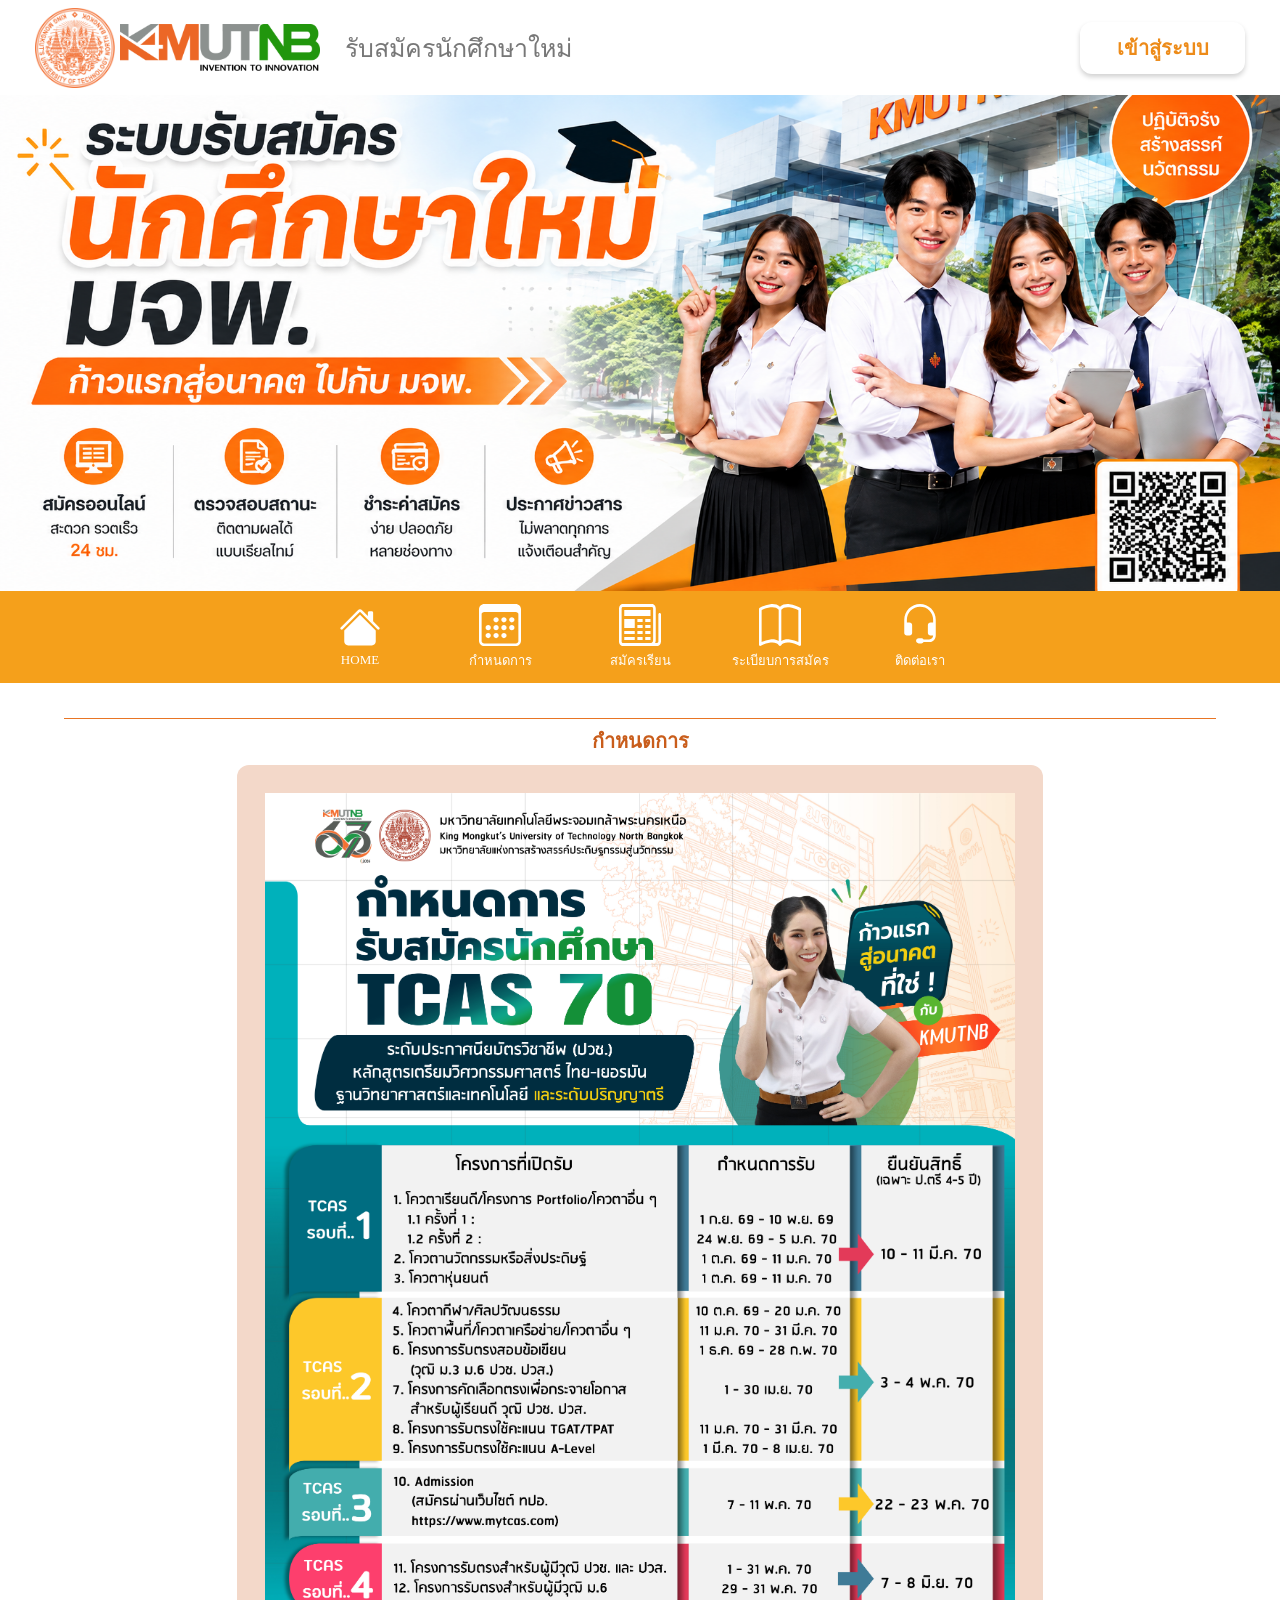
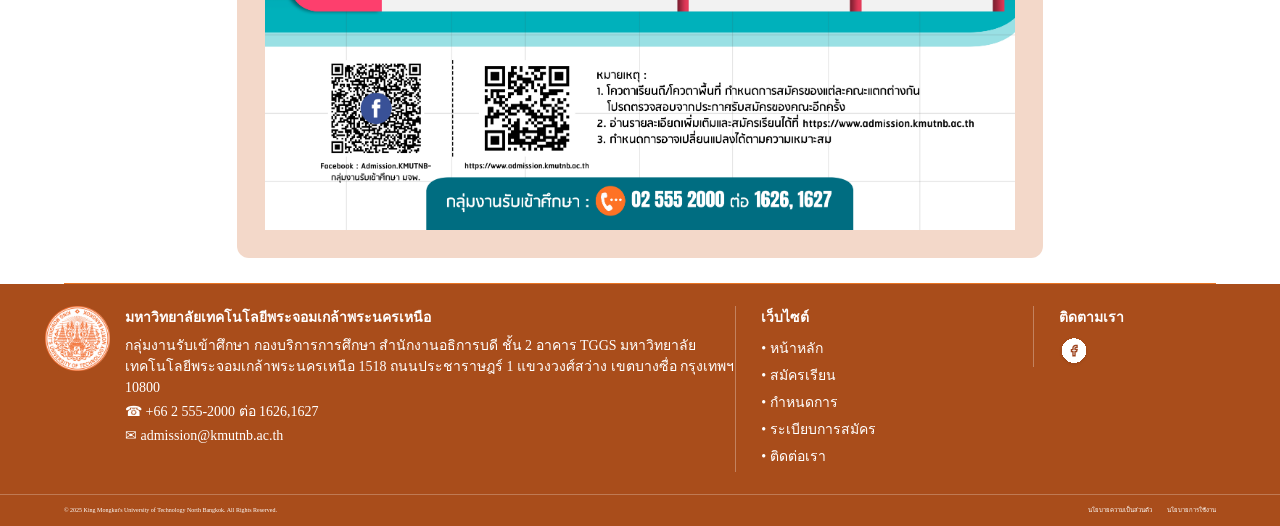
<file: timeline.html>
<!DOCTYPE html>
<html lang="th">

<head>
  <meta charset="UTF-8">
  <meta name="viewport" content="width=device-width, initial-scale=1.0">
  <title>กำหนดการรับสมัคร มจพ.</title>
  <link rel="stylesheet" href="css/style.css">
</head>

<body>

  <div class="page">

    <!-- ================= TOP ================= -->
    <header class="site-header">

      <!-- TOP NAVBAR -->
      <div class="top-navbar">

        <div class="navbar-logo">
          <img src="img/logo.png" alt="KMUTNB">

        </div>
        <img src="img/kmutnb.png" width="200" alt="KMUTNB">
        <div class="navbar-title">
          รับสมัครนักศึกษาใหม่
        </div>

     <a href="sign.html" class="login-button">
    เข้าสู่ระบบ
      </a>
      </div>


      <!-- ================= BANNER ================= -->
      
      <div class="banner">
        <img src="img/back.png" alt="Banner">
      </div>


      <!-- ================= ORANGE NAVBAR ================= -->
      <nav class="main-navbar">

        <a href="index.html" class="nav-item active">

          <div class="nav-icon">
            <svg width="66" height="66" viewBox="0 0 66 66" fill="none" xmlns="http://www.w3.org/2000/svg">
              <path
                d="M35.9164 6.18748C35.1428 5.41416 34.0938 4.97974 33 4.97974C31.9062 4.97974 30.8572 5.41416 30.0836 6.18748L2.66473 33.6022C2.47297 33.794 2.32085 34.0216 2.21707 34.2722C2.11329 34.5227 2.05988 34.7913 2.05988 35.0625C2.05988 35.3337 2.11329 35.6022 2.21707 35.8528C2.32085 36.1033 2.47297 36.331 2.66473 36.5227C3.05201 36.91 3.57728 37.1276 4.12498 37.1276C4.39617 37.1276 4.66471 37.0742 4.91526 36.9704C5.16581 36.8666 5.39347 36.7145 5.58523 36.5227L33 9.10386L60.4147 36.5227C60.802 36.91 61.3273 37.1276 61.875 37.1276C62.4227 37.1276 62.9479 36.91 63.3352 36.5227C63.7225 36.1354 63.9401 35.6102 63.9401 35.0625C63.9401 34.5148 63.7225 33.9895 63.3352 33.6022L53.625 23.8961V10.3125C53.625 9.76547 53.4077 9.24087 53.0209 8.85407C52.6341 8.46728 52.1095 8.24998 51.5625 8.24998H47.4375C46.8905 8.24998 46.3659 8.46728 45.9791 8.85407C45.5923 9.24087 45.375 9.76547 45.375 10.3125V15.6461L35.9164 6.18748Z"
                fill="white" />
              <path
                d="M33 13.5836L57.75 38.3336V55.6875C57.75 57.3285 57.0981 58.9023 55.9377 60.0627C54.7773 61.2231 53.2035 61.875 51.5625 61.875H14.4375C12.7965 61.875 11.2227 61.2231 10.0623 60.0627C8.9019 58.9023 8.25 57.3285 8.25 55.6875V38.3336L33 13.5836Z"
                fill="white" />
            </svg>

          </div>

          <span>HOME</span>

        </a>


        <a href="timeline.html" class="nav-item">

          <div class="nav-icon">
            <svg width="60" height="60" viewBox="0 0 60 60" fill="none" xmlns="http://www.w3.org/2000/svg">
              <g clip-path="url(#clip0_89_853)">
                <path
                  d="M52.5 0H7.5C5.51088 0 3.60322 0.790176 2.1967 2.1967C0.790176 3.60322 0 5.51088 0 7.5L0 52.5C0 54.4891 0.790176 56.3968 2.1967 57.8033C3.60322 59.2098 5.51088 60 7.5 60H52.5C54.4891 60 56.3968 59.2098 57.8033 57.8033C59.2098 56.3968 60 54.4891 60 52.5V7.5C60 5.51088 59.2098 3.60322 57.8033 2.1967C56.3968 0.790176 54.4891 0 52.5 0ZM3.75 14.4638C3.75 12.69 5.43 11.25 7.5 11.25H52.5C54.57 11.25 56.25 12.69 56.25 14.4638V53.0362C56.25 54.81 54.57 56.25 52.5 56.25H7.5C5.43 56.25 3.75 54.81 3.75 53.0362V14.4638Z"
                  fill="white" />
                <path
                  d="M24.375 26.25C25.3696 26.25 26.3234 25.8549 27.0267 25.1516C27.7299 24.4484 28.125 23.4946 28.125 22.5C28.125 21.5054 27.7299 20.5516 27.0267 19.8484C26.3234 19.1451 25.3696 18.75 24.375 18.75C23.3804 18.75 22.4266 19.1451 21.7234 19.8484C21.0201 20.5516 20.625 21.5054 20.625 22.5C20.625 23.4946 21.0201 24.4484 21.7234 25.1516C22.4266 25.8549 23.3804 26.25 24.375 26.25ZM35.625 26.25C36.6196 26.25 37.5734 25.8549 38.2766 25.1516C38.9799 24.4484 39.375 23.4946 39.375 22.5C39.375 21.5054 38.9799 20.5516 38.2766 19.8484C37.5734 19.1451 36.6196 18.75 35.625 18.75C34.6304 18.75 33.6766 19.1451 32.9734 19.8484C32.2701 20.5516 31.875 21.5054 31.875 22.5C31.875 23.4946 32.2701 24.4484 32.9734 25.1516C33.6766 25.8549 34.6304 26.25 35.625 26.25ZM46.875 26.25C47.8696 26.25 48.8234 25.8549 49.5267 25.1516C50.2299 24.4484 50.625 23.4946 50.625 22.5C50.625 21.5054 50.2299 20.5516 49.5267 19.8484C48.8234 19.1451 47.8696 18.75 46.875 18.75C45.8804 18.75 44.9266 19.1451 44.2234 19.8484C43.5201 20.5516 43.125 21.5054 43.125 22.5C43.125 23.4946 43.5201 24.4484 44.2234 25.1516C44.9266 25.8549 45.8804 26.25 46.875 26.25ZM13.125 37.5C14.1196 37.5 15.0734 37.1049 15.7766 36.4017C16.4799 35.6984 16.875 34.7446 16.875 33.75C16.875 32.7554 16.4799 31.8016 15.7766 31.0984C15.0734 30.3951 14.1196 30 13.125 30C12.1304 30 11.1766 30.3951 10.4733 31.0984C9.77009 31.8016 9.375 32.7554 9.375 33.75C9.375 34.7446 9.77009 35.6984 10.4733 36.4017C11.1766 37.1049 12.1304 37.5 13.125 37.5ZM24.375 37.5C25.3696 37.5 26.3234 37.1049 27.0267 36.4017C27.7299 35.6984 28.125 34.7446 28.125 33.75C28.125 32.7554 27.7299 31.8016 27.0267 31.0984C26.3234 30.3951 25.3696 30 24.375 30C23.3804 30 22.4266 30.3951 21.7234 31.0984C21.0201 31.8016 20.625 32.7554 20.625 33.75C20.625 34.7446 21.0201 35.6984 21.7234 36.4017C22.4266 37.1049 23.3804 37.5 24.375 37.5ZM35.625 37.5C36.6196 37.5 37.5734 37.1049 38.2766 36.4017C38.9799 35.6984 39.375 34.7446 39.375 33.75C39.375 32.7554 38.9799 31.8016 38.2766 31.0984C37.5734 30.3951 36.6196 30 35.625 30C34.6304 30 33.6766 30.3951 32.9734 31.0984C32.2701 31.8016 31.875 32.7554 31.875 33.75C31.875 34.7446 32.2701 35.6984 32.9734 36.4017C33.6766 37.1049 34.6304 37.5 35.625 37.5ZM46.875 37.5C47.8696 37.5 48.8234 37.1049 49.5267 36.4017C50.2299 35.6984 50.625 34.7446 50.625 33.75C50.625 32.7554 50.2299 31.8016 49.5267 31.0984C48.8234 30.3951 47.8696 30 46.875 30C45.8804 30 44.9266 30.3951 44.2234 31.0984C43.5201 31.8016 43.125 32.7554 43.125 33.75C43.125 34.7446 43.5201 35.6984 44.2234 36.4017C44.9266 37.1049 45.8804 37.5 46.875 37.5ZM13.125 48.75C14.1196 48.75 15.0734 48.3549 15.7766 47.6516C16.4799 46.9484 16.875 45.9946 16.875 45C16.875 44.0054 16.4799 43.0516 15.7766 42.3484C15.0734 41.6451 14.1196 41.25 13.125 41.25C12.1304 41.25 11.1766 41.6451 10.4733 42.3484C9.77009 43.0516 9.375 44.0054 9.375 45C9.375 45.9946 9.77009 46.9484 10.4733 47.6516C11.1766 48.3549 12.1304 48.75 13.125 48.75ZM24.375 48.75C25.3696 48.75 26.3234 48.3549 27.0267 47.6516C27.7299 46.9484 28.125 45.9946 28.125 45C28.125 44.0054 27.7299 43.0516 27.0267 42.3484C26.3234 41.6451 25.3696 41.25 24.375 41.25C23.3804 41.25 22.4266 41.6451 21.7234 42.3484C21.0201 43.0516 20.625 44.0054 20.625 45C20.625 45.9946 21.0201 46.9484 21.7234 47.6516C22.4266 48.3549 23.3804 48.75 24.375 48.75ZM35.625 48.75C36.6196 48.75 37.5734 48.3549 38.2766 47.6516C38.9799 46.9484 39.375 45.9946 39.375 45C39.375 44.0054 38.9799 43.0516 38.2766 42.3484C37.5734 41.6451 36.6196 41.25 35.625 41.25C34.6304 41.25 33.6766 41.6451 32.9734 42.3484C32.2701 43.0516 31.875 44.0054 31.875 45C31.875 45.9946 32.2701 46.9484 32.9734 47.6516C33.6766 48.3549 34.6304 48.75 35.625 48.75Z"
                  fill="white" />
              </g>
              <defs>
                <clipPath id="clip0_89_853">
                  <rect width="60" height="60" fill="white" />
                </clipPath>
              </defs>
            </svg>

          </div>

          <span>กำหนดการ</span>

        </a>


        <a href="sign.html" class="nav-item">

          <div class="nav-icon">
            <svg width="60" height="60" viewBox="0 0 60 60" fill="none" xmlns="http://www.w3.org/2000/svg">
              <path
                d="M1.12736e-05 6.42857C1.12736e-05 4.72361 0.592643 3.08848 1.64754 1.88289C2.70243 0.677294 4.13317 0 5.62501 0H46.875C48.3668 0 49.7976 0.677294 50.8525 1.88289C51.9074 3.08848 52.5 4.72361 52.5 6.42857V51.5486C52.5 52.8343 52.3125 54.3514 51.6075 55.7143H54.375C54.8723 55.7143 55.3492 55.4885 55.7008 55.0867C56.0525 54.6848 56.25 54.1397 56.25 53.5714V15C56.25 14.4317 56.4475 13.8866 56.7992 13.4848C57.1508 13.0829 57.6277 12.8571 58.125 12.8571C58.6223 12.8571 59.0992 13.0829 59.4508 13.4848C59.8025 13.8866 60 14.4317 60 15V53.5714C60 55.2764 59.4074 56.9115 58.3525 58.1171C57.2976 59.3227 55.8668 60 54.375 60H5.61376C4.8756 60 4.1447 59.8336 3.46287 59.5104C2.78104 59.1872 2.16169 58.7135 1.64026 58.1163C1.11883 57.5192 0.705554 56.8104 0.424099 56.0306C0.142644 55.2507 -0.001468 54.415 1.12736e-05 53.5714V6.42857ZM45 55.7143C46.3875 55.7143 47.4525 54.81 48.1987 53.8243C48.5437 53.37 48.75 52.6286 48.75 51.5486V6.42857C48.75 5.86025 48.5525 5.31521 48.2008 4.91334C47.8492 4.51148 47.3723 4.28571 46.875 4.28571H5.62501C5.12773 4.28571 4.65082 4.51148 4.29918 4.91334C3.94755 5.31521 3.75001 5.86025 3.75001 6.42857V53.5714C3.75001 54.7629 4.58626 55.7143 5.61376 55.7143H45Z"
                fill="white" />
              <path
                d="M7.5 8.57141H45V17.1428H7.5V8.57141ZM7.5 21.4286H22.5V34.2857H7.5V21.4286ZM7.5 38.5714H22.5V42.8571H7.5V38.5714ZM7.5 47.1428H22.5V51.4286H7.5V47.1428ZM26.25 21.4286H33.75V25.7143H26.25V21.4286ZM37.5 21.4286H45V25.7143H37.5V21.4286ZM26.25 30H33.75V34.2857H26.25V30ZM37.5 30H45V34.2857H37.5V30ZM26.25 38.5714H33.75V42.8571H26.25V38.5714ZM37.5 38.5714H45V42.8571H37.5V38.5714ZM26.25 47.1428H33.75V51.4286H26.25V47.1428ZM37.5 47.1428H45V51.4286H37.5V47.1428Z"
                fill="white" />
            </svg>

          </div>

          <span>สมัครเรียน</span>

        </a>


        <a href="signment.html" class="nav-item">

          <div class="nav-icon">
            <svg width="60" height="60" viewBox="0 0 60 60" fill="none" xmlns="http://www.w3.org/2000/svg">
              <path
                d="M3.75 8.84675C7.06875 7.15261 11.8275 5.32568 16.455 4.75792C21.4425 4.14437 25.6725 5.04638 28.125 8.20115V52.8257C24.6187 50.399 20.175 50.0647 16.0763 50.5684C11.6513 51.1178 7.18875 52.6792 3.75 54.2818V8.84675ZM31.875 8.20115C34.3275 5.04638 38.5575 4.14437 43.545 4.75792C48.1725 5.32568 52.9313 7.15261 56.25 8.84675V54.2818C52.8075 52.6792 48.3488 51.1133 43.9238 50.573C39.8213 50.0647 35.3812 50.3944 31.875 52.8257V8.20115ZM30 4.06195C26.3062 0.18374 20.9513 -0.393183 16.0763 0.202055C10.3988 0.902605 4.66875 3.27898 1.09875 5.26158C0.771184 5.44349 0.493407 5.73664 0.298579 6.10606C0.10375 6.47547 9.96428e-05 6.90554 0 7.34492L0 57.7113C8.68575e-05 58.0943 0.0788893 58.4712 0.229189 58.8074C0.379489 59.1437 0.596481 59.4285 0.860291 59.6358C1.1241 59.8431 1.42629 59.9662 1.73919 59.994C2.05208 60.0217 2.36568 59.9532 2.65125 59.7946C5.95875 57.9631 11.2875 55.7607 16.4513 55.1243C21.735 54.4741 26.1637 55.5226 28.5375 59.1398C28.7132 59.4072 28.9358 59.623 29.1889 59.7713C29.4421 59.9196 29.7192 59.9966 30 59.9966C30.2808 59.9966 30.5579 59.9196 30.8111 59.7713C31.0642 59.623 31.2868 59.4072 31.4625 59.1398C33.8363 55.5226 38.265 54.4741 43.545 55.1243C48.7125 55.7607 54.045 57.9631 57.3488 59.7946C57.6343 59.9532 57.9479 60.0217 58.2608 59.994C58.5737 59.9662 58.8759 59.8431 59.1397 59.6358C59.4035 59.4285 59.6205 59.1437 59.7708 58.8074C59.9211 58.4712 59.9999 58.0943 60 57.7113V7.34492C59.9999 6.90554 59.8962 6.47547 59.7014 6.10606C59.5066 5.73664 59.2288 5.44349 58.9012 5.26158C55.3312 3.27898 49.6013 0.902605 43.9238 0.202055C39.0488 -0.397762 33.6937 0.18374 30 4.06195Z"
                fill="white" />
            </svg>

          </div>

          <span>ระเบียบการสมัคร</span>

        </a>


        <a href="contact.html" class="nav-item">

          <div class="nav-icon">
            <svg width="60" height="60" viewBox="0 0 60 60" fill="none" xmlns="http://www.w3.org/2000/svg">
              <path
                d="M30 3.75C25.0272 3.75 20.2581 5.72544 16.7417 9.24175C13.2254 12.7581 11.25 17.5272 11.25 22.5V26.25H15C15.9946 26.25 16.9484 26.6451 17.6516 27.3484C18.3549 28.0516 18.75 29.0054 18.75 30V41.25C18.75 42.2446 18.3549 43.1984 17.6516 43.9016C16.9484 44.6049 15.9946 45 15 45H11.25C10.2554 45 9.30161 44.6049 8.59835 43.9016C7.89509 43.1984 7.5 42.2446 7.5 41.25V22.5C7.5 19.5453 8.08198 16.6194 9.21271 13.8896C10.3434 11.1598 12.0008 8.67942 14.0901 6.5901C16.1794 4.50078 18.6598 2.84344 21.3896 1.71271C24.1194 0.58198 27.0453 0 30 0C32.9547 0 35.8806 0.58198 38.6104 1.71271C41.3402 2.84344 43.8206 4.50078 45.9099 6.5901C47.9992 8.67942 49.6566 11.1598 50.7873 13.8896C51.918 16.6194 52.5 19.5453 52.5 22.5V45C52.5 47.4864 51.5123 49.871 49.7541 51.6291C47.996 53.3873 45.6114 54.375 43.125 54.375H35.1225C34.7934 54.9451 34.32 55.4184 33.7499 55.7476C33.1799 56.0767 32.5332 56.25 31.875 56.25H28.125C27.1304 56.25 26.1766 55.8549 25.4734 55.1516C24.7701 54.4484 24.375 53.4946 24.375 52.5C24.375 51.5054 24.7701 50.5516 25.4734 49.8484C26.1766 49.1451 27.1304 48.75 28.125 48.75H31.875C32.5332 48.75 33.1799 48.9233 33.7499 49.2524C34.32 49.5816 34.7934 50.0549 35.1225 50.625H43.125C44.6168 50.625 46.0476 50.0324 47.1025 48.9775C48.1574 47.9226 48.75 46.4918 48.75 45H45C44.0054 45 43.0516 44.6049 42.3484 43.9016C41.6451 43.1984 41.25 42.2446 41.25 41.25V30C41.25 29.0054 41.6451 28.0516 42.3484 27.3484C43.0516 26.6451 44.0054 26.25 45 26.25H48.75V22.5C48.75 20.0377 48.265 17.5995 47.3227 15.3247C46.3805 13.0498 44.9994 10.9828 43.2583 9.24175C41.5172 7.50065 39.4502 6.11953 37.1753 5.17726C34.9005 4.23498 32.4623 3.75 30 3.75Z"
                fill="white" />
            </svg>

          </div>

          <span>ติดต่อเรา</span>

        </a>

      </nav>

    </header>

        <!-- ================= CONTENT ================= -->
        <main class="content">
            <section class="schedule-section">

                <!-- เส้นด้านบน -->
                <div class="schedule-line"></div>

                <!-- หัวข้อ -->
                <h2 class="schedule-title">
                    กำหนดการ
                </h2>
                <!-- กล่องกำหนดการ -->
                <center>
                    <div class="schedule-box">

                        <img src="img/time.png" alt="กำหนดการรับสมัครนักศึกษา" class="schedule-image">

                    </div>
                </center>

                <!-- เส้นด้านล่าง -->
                <div class="schedule-line bottom"></div>

            </section>
        </main>
        <!-- ================= FOOTER ================= -->

       <footer class="site-footer">

      <div class="footer-main">

        <!-- ข้อมูลมหาวิทยาลัย -->
        <div class="footer-info">

          <img src="img/logo.png" class="footer-logo" alt="KMUTNB Logo">

          <div class="footer-detail">

            <h3>
              มหาวิทยาลัยเทคโนโลยีพระจอมเกล้าพระนครเหนือ
            </h3>

            <p>
             กลุ่มงานรับเข้าศึกษา กองบริการการศึกษา สำนักงานอธิการบดี ชั้น 2 อาคาร TGGS มหาวิทยาลัยเทคโนโลยีพระจอมเกล้าพระนครเหนือ 1518
ถนนประชาราษฎร์ 1 แขวงวงศ์สว่าง เขตบางซื่อ กรุงเทพฯ 10800
            </p>

            <p>
              ☎  +66 2 555-2000 ต่อ 1626,1627
            </p>

            <p>
              ✉ admission@kmutnb.ac.th
            </p>

          </div>

        </div>


        <!-- ลิงก์ -->
        <div class="footer-links">

          <h3>เว็บไซต์</h3>

          <a href="index.html">หน้าหลัก</a>
          <a href="sign.html">สมัครเรียน</a>
          <a href="timeline.html">กำหนดการ</a>
          <a href="signment.html">ระเบียบการสมัคร</a>
          <a href="contact.html">ติดต่อเรา</a>

        </div>


        <!-- Social -->
        <div class="footer-social">

          <h3>ติดตามเรา</h3>

          <div class="social-icons">

            <a href="https://www.facebook.com/KMUTNBofficial?locale=th_TH" class="social">
              <svg width="44" height="44" viewBox="0 0 44 44" fill="none" xmlns="http://www.w3.org/2000/svg">
                <g filter="url(#filter0_d_66_462)">
                  <rect x="4" y="2" width="36" height="36" rx="18" fill="white" shape-rendering="crispEdges" />
                  <path
                    d="M24.2502 12.4995H26.5V15.4998H24.2502C24.0513 15.4998 23.8605 15.5788 23.7199 15.7194C23.5792 15.8601 23.5002 16.0509 23.5002 16.2498V18.5H26.5L25.7501 21.5002H23.5002V27.5007H20.5004V21.5002H18.2506V18.5H20.5004V16.2498C20.5004 15.2552 20.8955 14.3013 21.5987 13.5979C22.3019 12.8946 23.2557 12.4995 24.2502 12.4995Z"
                    stroke="#9D441F" stroke-width="2" stroke-linecap="round" />
                </g>
                <defs>
                  <filter id="filter0_d_66_462" x="0" y="0" width="44" height="44" filterUnits="userSpaceOnUse"
                    color-interpolation-filters="sRGB">
                    <feFlood flood-opacity="0" result="BackgroundImageFix" />
                    <feColorMatrix in="SourceAlpha" type="matrix" values="0 0 0 0 0 0 0 0 0 0 0 0 0 0 0 0 0 0 127 0"
                      result="hardAlpha" />
                    <feOffset dy="2" />
                    <feGaussianBlur stdDeviation="2" />
                    <feComposite in2="hardAlpha" operator="out" />
                    <feColorMatrix type="matrix" values="0 0 0 0 0 0 0 0 0 0 0 0 0 0 0 0 0 0 0.101961 0" />
                    <feBlend mode="normal" in2="BackgroundImageFix" result="effect1_dropShadow_66_462" />
                    <feBlend mode="normal" in="SourceGraphic" in2="effect1_dropShadow_66_462" result="shape" />
                  </filter>
                </defs>
              </svg>
            </a>
           
          </div>

        </div>

      </div>


      <!-- Copyright -->
      <div class="footer-bottom">

        <span>
          © 2025 King Mongkut's University of Technology North Bangkok. All Rights Reserved.
        </span>

        <div class="footer-bottom-links">
          <a href="#">นโยบายความเป็นส่วนตัว</a>
          <a href="#">นโยบายการใช้งาน</a>
        </div>

      </div>

    </footer>
    </div>

</body>

</html>
</file>
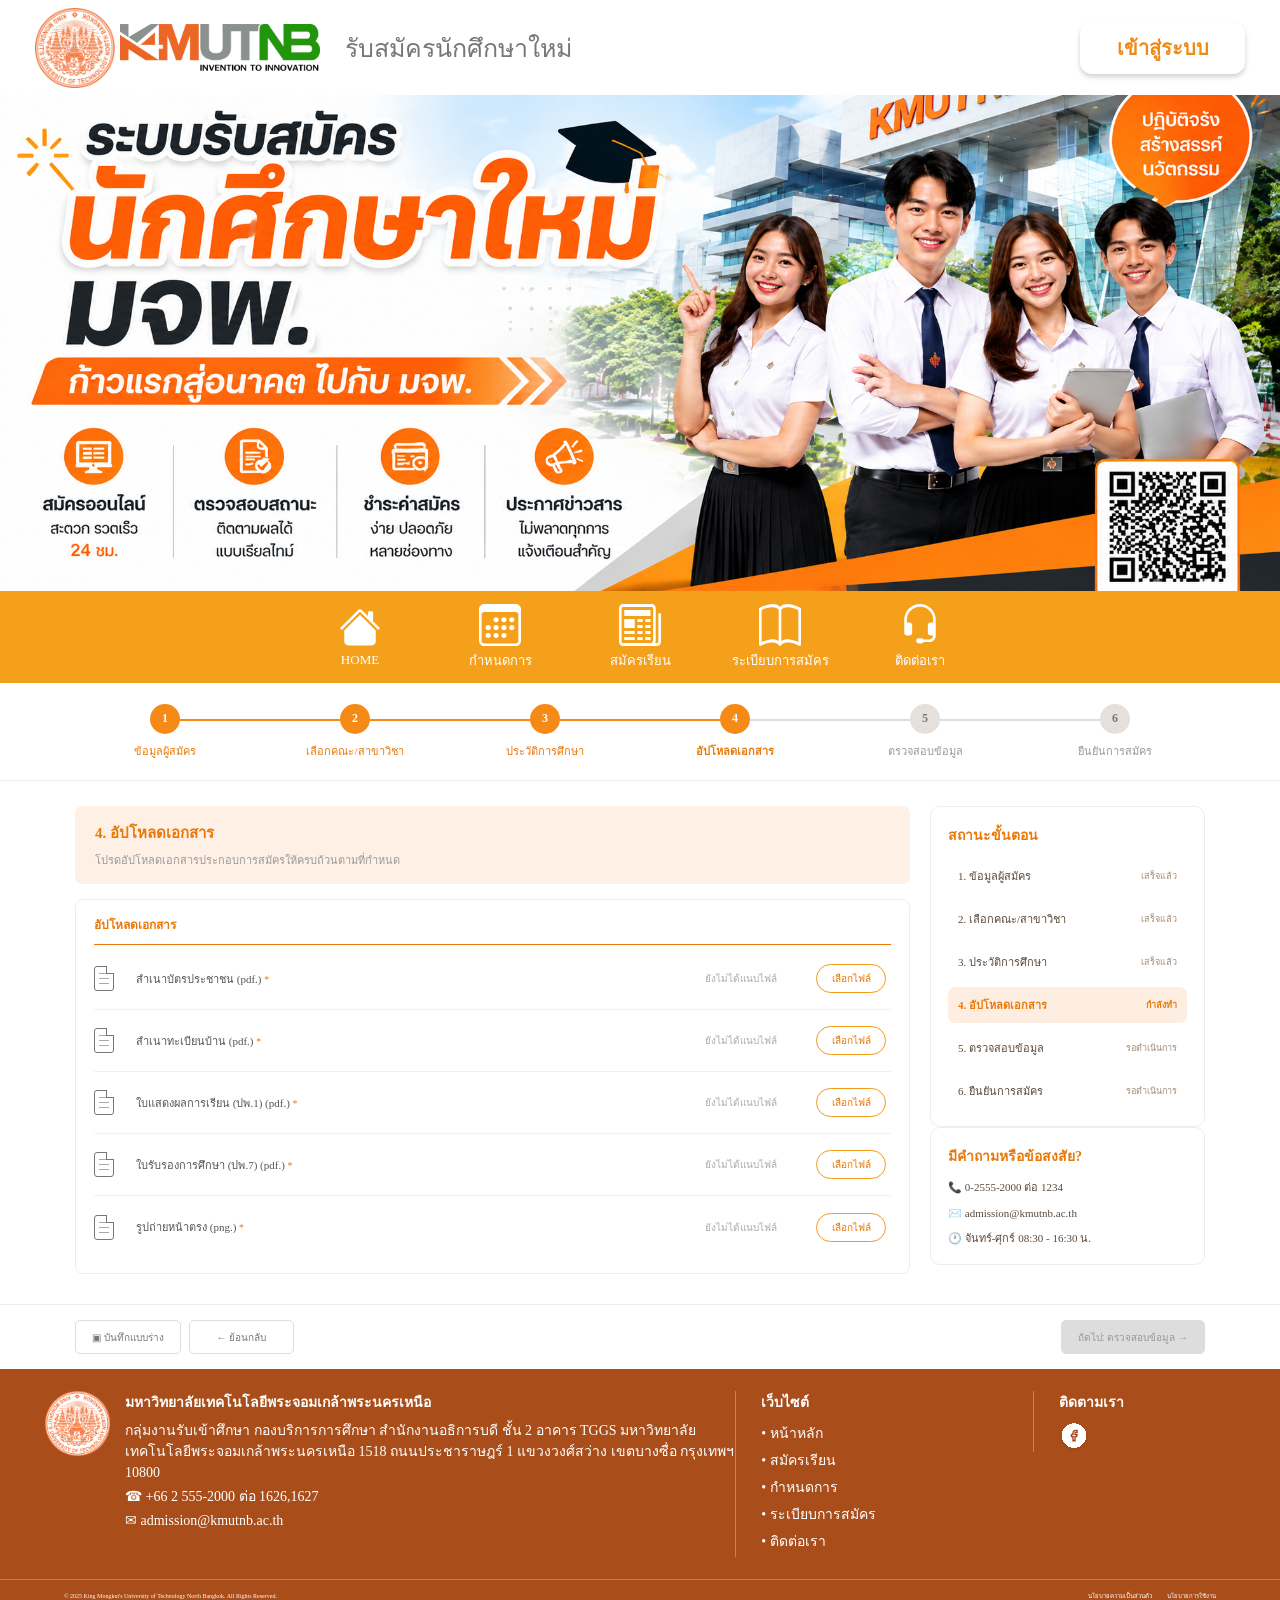
<file: UploadDoc.html>
<!DOCTYPE html>
<html lang="th">

<head>
    <meta charset="UTF-8">
    <meta name="viewport" content="width=device-width, initial-scale=1.0">

    <title>อัปโหลดเอกสาร | ระบบรับสมัครนักศึกษาใหม่ มจพ.</title>

    <!-- CSS เดิมของเว็บไซต์ -->
    <link rel="stylesheet" href="css/style.css">

    <style>
        /* =========================================================
           UPLOAD PAGE
           ใช้ชื่อ class เฉพาะหน้านี้
           เพื่อไม่ให้ชนกับ style.css เดิม
        ========================================================= */

        .document-page {
            width: 100%;
            background: #fff;
            color: #555;
        }


        /* =========================================================
           STEPPER
        ========================================================= */

        .document-page .doc-stepper {
            width: 100%;
            min-height: 98px;

            display: flex;
            align-items: center;

            padding: 20px 70px;

            background: #fff;

            border-bottom: 1px solid #eee;
        }

        .document-page .doc-step {
            position: relative;

            flex: 1;

            min-width: 0;

            display: flex;
            flex-direction: column;
            align-items: center;

            color: #999;

            font-size: 11px;
            text-align: center;
        }

        .document-page .doc-step-circle {
            position: relative;
            z-index: 2;

            width: 30px;
            height: 30px;

            display: flex;
            align-items: center;
            justify-content: center;

            margin-bottom: 8px;

            border-radius: 50%;

            background: #e5e0db;
            color: #777;

            font-size: 12px;
            font-weight: bold;
        }

        .document-page .doc-step-label {
            white-space: nowrap;
        }


        /* เส้นระหว่าง Step */

        .document-page .doc-step-line {
            position: absolute;

            top: 15px;

            left: calc(50% + 15px);
            right: calc(-50% + 15px);

            height: 2px;

            background: #ddd;

            z-index: 1;
        }


        /* Step ที่ทำเสร็จแล้ว */

        .document-page .doc-step.completed {
            color: #e8790a;
        }

        .document-page .doc-step.completed .doc-step-circle {
            background: #f58a16;
            color: #fff;
        }


        /* Step ปัจจุบัน */

        .document-page .doc-step.current {
            color: #e8790a;
            font-weight: bold;
        }

        .document-page .doc-step.current .doc-step-circle {
            background: #f58a16;
            color: #fff;
        }


        /*
           สำคัญ:
           เส้นก่อน Step 2, 3, 4 ต้องเป็นสีส้ม
        */

        .document-page .doc-step.completed .doc-step-line {
            background: #f58a16 !important;
        }


        /*
           เส้นจาก Step 4 ไป Step 5
           และ Step 5 ไป Step 6
           ยังเป็นสีเทา
        */

        .document-page .doc-step.current .doc-step-line {
            background: #ddd !important;
        }


        /* =========================================================
           CONTENT
        ========================================================= */

        .document-page .doc-content {
            display: grid;

            grid-template-columns: minmax(0, 1fr) 275px;

            gap: 20px;

            padding: 25px 75px 30px;

            background: #fff;
        }


        /* =========================================================
           SECTION TITLE
        ========================================================= */

        .document-page .doc-section-title {
            padding: 15px 20px;

            margin-bottom: 15px;

            border-radius: 7px;

            background: #fff0e5;
        }

        .document-page .doc-section-title h2 {
            margin: 0 0 6px;

            color: #e8790a;

            font-size: 15px;
        }

        .document-page .doc-section-title p {
            margin: 0;

            color: #999;

            font-size: 11px;
        }


        /* =========================================================
           DOCUMENT CARD
        ========================================================= */

        .document-page .doc-card {
            padding: 15px 18px;

            border: 1px solid #eee;

            border-radius: 8px;

            background: #fff;
        }

        .document-page .doc-card-title {
            padding-bottom: 10px;

            margin-bottom: 3px;

            border-bottom: 1px solid #e8790a;

            color: #e8790a;

            font-size: 12px;
            font-weight: bold;
        }


        /* =========================================================
           DOCUMENT ROW
        ========================================================= */

        .document-page .doc-item {
            min-height: 62px;

            display: grid;

            grid-template-columns:
                32px minmax(0, 1fr) 130px 75px;

            align-items: center;

            gap: 10px;

            border-bottom: 1px solid #f1f1f1;
        }

        .document-page .doc-item:last-child {
            border-bottom: none;
        }


        /* =========================================================
           FILE ICON
        ========================================================= */

        .document-page .doc-file-icon {
            position: relative;

            width: 20px;
            height: 25px;

            border: 1px solid #777;

            border-radius: 3px;

            background: #fff;
        }

        .document-page .doc-file-icon::before {
            content: "";

            position: absolute;

            top: 6px;
            left: 4px;

            width: 10px;
            height: 1px;

            background: #aaa;

            box-shadow:
                0 5px #aaa,
                0 10px #aaa;
        }

        .document-page .doc-file-icon::after {
            content: "";

            position: absolute;

            top: -1px;
            right: -1px;

            width: 7px;
            height: 7px;

            background: #fff;

            border-left: 1px solid #777;
            border-bottom: 1px solid #777;
        }


        /* =========================================================
           DOCUMENT NAME
        ========================================================= */

        .document-page .doc-name {
            color: #555;

            font-size: 11px;

            line-height: 1.5;
        }

        .document-page .doc-required {
            color: #e8790a;

            font-size: 10px;
        }


        /* =========================================================
           FILE STATUS
        ========================================================= */

        .document-page .doc-status {
            color: #aaa;

            font-size: 10px;

            text-align: center;

            overflow: hidden;

            text-overflow: ellipsis;

            white-space: nowrap;
        }

        .document-page .doc-status.uploaded {
            color: #e8790a;

            font-weight: bold;
        }

        .document-page .doc-status.error {
            color: #d9534f;
        }


        /* =========================================================
           UPLOAD BUTTON
        ========================================================= */

        .document-page .doc-upload-label {
            width: 70px;
            height: 29px;

            display: flex;
            align-items: center;
            justify-content: center;

            border: 1px solid #f39a18;

            border-radius: 15px;

            background: #fff;

            color: #e8790a;

            font-size: 10px;

            cursor: pointer;

            transition: .2s;
        }

        .document-page .doc-upload-label:hover {
            background: #f39a18;

            color: #fff;
        }

        .document-page .doc-file-input {
            display: none;
        }


        /* ===============================
           SIDEBAR
        =============================== */

        .side-box {
            border: 1px solid #eeeeee;
            border-radius: 10px;
            padding: 17px;
            background: #ffffff;
        }

        .side-title {
            color: #E8790A;
            font-size: 14px;
            font-weight: 700;
            margin-bottom: 12px;
        }

        .status-list {
            display: flex;
            flex-direction: column;
            gap: 7px;
        }

        .status-item {
            display: flex;
            justify-content: space-between;
            align-items: center;
            gap: 8px;
            font-size: 11px;
            color: #5a4a3c;
            padding: 9px 10px;
            border-radius: 7px;
        }

        .status-item.is-current {
            background: #FDEEE1;
            font-weight: 700;
            color: #E8790A;
        }

        .status-tag {
            font-size: 9px;
            color: #a08a76;
            white-space: nowrap;
        }

        .status-item.is-current .status-tag {
            color: #E8790A;
        }

        .side-contact .contact-line {
            font-size: 11px;
            color: #5a4a3c;
            margin-bottom: 9px;
            line-height: 1.5;
        }

        .side-contact .contact-line:last-child {
            margin-bottom: 0;
        }


        /* =========================================================
           CONTACT BOX
        ========================================================= */

        .document-page .doc-contact {
            padding: 15px;
        }

        .document-page .doc-contact h3 {
            margin: 0 0 8px;

            color: #e8790a;

            font-size: 12px;
        }

        .document-page .doc-contact p {
            margin: 5px 0;

            color: #999;

            font-size: 10px;

            line-height: 1.7;
        }

        .document-page .doc-contact .phone {
            color: #e8790a;

            font-weight: bold;
        }


        /* =========================================================
           ACTION BUTTONS
        ========================================================= */

        .document-page .doc-actions {
            min-height: 65px;

            display: flex;

            align-items: center;

            justify-content: space-between;

            padding: 12px 75px;

            border-top: 1px solid #eee;

            background: #fff;
        }

        .document-page .doc-action-left {
            display: flex;

            gap: 8px;
        }

        .document-page .doc-btn {
            min-width: 105px;

            height: 34px;

            padding: 0 16px;

            border: 1px solid #ddd;

            border-radius: 5px;

            background: #fff;

            color: #777;

            font-size: 10px;

            cursor: pointer;
        }

        .document-page .doc-btn-orange {
            

            background: #F5901E;;

            color:#fffbfb;
        }

       

        .document-page .doc-btn:disabled {
            background: #ddd !important;

            border-color: #ddd !important;

            color: #999 !important;

            cursor: not-allowed;
        }


        /* =========================================================
           RESPONSIVE
        ========================================================= */

        @media (max-width: 1000px) {

            .document-page .doc-content {
                padding-left: 35px;
                padding-right: 35px;
            }

            .document-page .doc-actions {
                padding-left: 35px;
                padding-right: 35px;
            }

            .document-page .doc-stepper {
                padding-left: 35px;
                padding-right: 35px;
            }

        }


        @media (max-width: 800px) {

            .document-page .doc-content {
                grid-template-columns: 1fr;
            }

            .document-page .doc-sidebar {
                display: grid;

                grid-template-columns: 1fr 1fr;

                gap: 12px;
            }

            .document-page .doc-side-box {
                margin-bottom: 0;
            }

        }


        @media (max-width: 650px) {

            .document-page .doc-stepper {
                min-height: 85px;

                padding: 15px 10px;

                overflow-x: auto;

                justify-content: flex-start;
            }

            .document-page .doc-step {
                flex: 0 0 105px;

                font-size: 9px;
            }

            .document-page .doc-step-circle {
                width: 27px;
                height: 27px;

                font-size: 11px;
            }

            .document-page .doc-step-line {
                left: calc(50% + 13px);
                right: calc(-50% + 13px);
            }

            .document-page .doc-content {
                display: block;

                padding: 15px 12px 20px;
            }

            .document-page .doc-sidebar {
                display: block;

                margin-top: 15px;
            }

            .document-page .doc-side-box {
                margin-bottom: 12px;
            }

            .document-page .doc-item {
                grid-template-columns:
                    25px minmax(0, 1fr) 65px;

                gap: 7px;

                padding: 8px 0;
            }

            .document-page .doc-status {
                display: none;
            }

            .document-page .doc-name {
                font-size: 9px;
            }

            .document-page .doc-upload-label {
                width: 62px;

                font-size: 8px;
            }

            .document-page .doc-actions {
                flex-direction: column;

                align-items: stretch;

                gap: 8px;

                padding: 10px 12px;
            }

            .document-page .doc-action-left {
                width: 100%;
            }

            .document-page .doc-action-left .doc-btn {
                flex: 1;
            }

            .document-page .doc-actions>.doc-btn {
                width: 100%;
            }

        }
    </style>
</head>


<body>

    <!-- =========================================================
     ใช้ wrapper เฉพาะเนื้อหาหน้านี้
========================================================= -->

    <div class="document-page">


        <!-- =====================================================
         HEADER เดิม
    ====================================================== -->



        <!-- ================= TOP ================= -->
        <header class="site-header">

            <!-- TOP NAVBAR -->
            <div class="top-navbar">

                <div class="navbar-logo">
                    <img src="img/logo.png" alt="KMUTNB">

                </div>
                <img src="img/kmutnb.png" width="200" alt="KMUTNB">
                <div class="navbar-title">
                    รับสมัครนักศึกษาใหม่
                </div>

                <a href="sign.html" class="login-button">
                    เข้าสู่ระบบ
                </a>
            </div>


            <!-- ================= BANNER ================= -->
            <!-- ใส่รูป Banner ของคุณตรงนี้ -->
            <div class="banner">
                <img src="img/back.png" alt="Banner">
            </div>


            <!-- ================= ORANGE NAVBAR ================= -->
            <nav class="main-navbar">

                <a href="index.html" class="nav-item active">

                    <div class="nav-icon">
                        <svg width="66" height="66" viewBox="0 0 66 66" fill="none" xmlns="http://www.w3.org/2000/svg">
                            <path
                                d="M35.9164 6.18748C35.1428 5.41416 34.0938 4.97974 33 4.97974C31.9062 4.97974 30.8572 5.41416 30.0836 6.18748L2.66473 33.6022C2.47297 33.794 2.32085 34.0216 2.21707 34.2722C2.11329 34.5227 2.05988 34.7913 2.05988 35.0625C2.05988 35.3337 2.11329 35.6022 2.21707 35.8528C2.32085 36.1033 2.47297 36.331 2.66473 36.5227C3.05201 36.91 3.57728 37.1276 4.12498 37.1276C4.39617 37.1276 4.66471 37.0742 4.91526 36.9704C5.16581 36.8666 5.39347 36.7145 5.58523 36.5227L33 9.10386L60.4147 36.5227C60.802 36.91 61.3273 37.1276 61.875 37.1276C62.4227 37.1276 62.9479 36.91 63.3352 36.5227C63.7225 36.1354 63.9401 35.6102 63.9401 35.0625C63.9401 34.5148 63.7225 33.9895 63.3352 33.6022L53.625 23.8961V10.3125C53.625 9.76547 53.4077 9.24087 53.0209 8.85407C52.6341 8.46728 52.1095 8.24998 51.5625 8.24998H47.4375C46.8905 8.24998 46.3659 8.46728 45.9791 8.85407C45.5923 9.24087 45.375 9.76547 45.375 10.3125V15.6461L35.9164 6.18748Z"
                                fill="white" />
                            <path
                                d="M33 13.5836L57.75 38.3336V55.6875C57.75 57.3285 57.0981 58.9023 55.9377 60.0627C54.7773 61.2231 53.2035 61.875 51.5625 61.875H14.4375C12.7965 61.875 11.2227 61.2231 10.0623 60.0627C8.9019 58.9023 8.25 57.3285 8.25 55.6875V38.3336L33 13.5836Z"
                                fill="white" />
                        </svg>

                    </div>

                    <span>HOME</span>

                </a>


                <a href="timeline.html" class="nav-item">

                    <div class="nav-icon">
                        <svg width="60" height="60" viewBox="0 0 60 60" fill="none" xmlns="http://www.w3.org/2000/svg">
                            <g clip-path="url(#clip0_89_853)">
                                <path
                                    d="M52.5 0H7.5C5.51088 0 3.60322 0.790176 2.1967 2.1967C0.790176 3.60322 0 5.51088 0 7.5L0 52.5C0 54.4891 0.790176 56.3968 2.1967 57.8033C3.60322 59.2098 5.51088 60 7.5 60H52.5C54.4891 60 56.3968 59.2098 57.8033 57.8033C59.2098 56.3968 60 54.4891 60 52.5V7.5C60 5.51088 59.2098 3.60322 57.8033 2.1967C56.3968 0.790176 54.4891 0 52.5 0ZM3.75 14.4638C3.75 12.69 5.43 11.25 7.5 11.25H52.5C54.57 11.25 56.25 12.69 56.25 14.4638V53.0362C56.25 54.81 54.57 56.25 52.5 56.25H7.5C5.43 56.25 3.75 54.81 3.75 53.0362V14.4638Z"
                                    fill="white" />
                                <path
                                    d="M24.375 26.25C25.3696 26.25 26.3234 25.8549 27.0267 25.1516C27.7299 24.4484 28.125 23.4946 28.125 22.5C28.125 21.5054 27.7299 20.5516 27.0267 19.8484C26.3234 19.1451 25.3696 18.75 24.375 18.75C23.3804 18.75 22.4266 19.1451 21.7234 19.8484C21.0201 20.5516 20.625 21.5054 20.625 22.5C20.625 23.4946 21.0201 24.4484 21.7234 25.1516C22.4266 25.8549 23.3804 26.25 24.375 26.25ZM35.625 26.25C36.6196 26.25 37.5734 25.8549 38.2766 25.1516C38.9799 24.4484 39.375 23.4946 39.375 22.5C39.375 21.5054 38.9799 20.5516 38.2766 19.8484C37.5734 19.1451 36.6196 18.75 35.625 18.75C34.6304 18.75 33.6766 19.1451 32.9734 19.8484C32.2701 20.5516 31.875 21.5054 31.875 22.5C31.875 23.4946 32.2701 24.4484 32.9734 25.1516C33.6766 25.8549 34.6304 26.25 35.625 26.25ZM46.875 26.25C47.8696 26.25 48.8234 25.8549 49.5267 25.1516C50.2299 24.4484 50.625 23.4946 50.625 22.5C50.625 21.5054 50.2299 20.5516 49.5267 19.8484C48.8234 19.1451 47.8696 18.75 46.875 18.75C45.8804 18.75 44.9266 19.1451 44.2234 19.8484C43.5201 20.5516 43.125 21.5054 43.125 22.5C43.125 23.4946 43.5201 24.4484 44.2234 25.1516C44.9266 25.8549 45.8804 26.25 46.875 26.25ZM13.125 37.5C14.1196 37.5 15.0734 37.1049 15.7766 36.4017C16.4799 35.6984 16.875 34.7446 16.875 33.75C16.875 32.7554 16.4799 31.8016 15.7766 31.0984C15.0734 30.3951 14.1196 30 13.125 30C12.1304 30 11.1766 30.3951 10.4733 31.0984C9.77009 31.8016 9.375 32.7554 9.375 33.75C9.375 34.7446 9.77009 35.6984 10.4733 36.4017C11.1766 37.1049 12.1304 37.5 13.125 37.5ZM24.375 37.5C25.3696 37.5 26.3234 37.1049 27.0267 36.4017C27.7299 35.6984 28.125 34.7446 28.125 33.75C28.125 32.7554 27.7299 31.8016 27.0267 31.0984C26.3234 30.3951 25.3696 30 24.375 30C23.3804 30 22.4266 30.3951 21.7234 31.0984C21.0201 31.8016 20.625 32.7554 20.625 33.75C20.625 34.7446 21.0201 35.6984 21.7234 36.4017C22.4266 37.1049 23.3804 37.5 24.375 37.5ZM35.625 37.5C36.6196 37.5 37.5734 37.1049 38.2766 36.4017C38.9799 35.6984 39.375 34.7446 39.375 33.75C39.375 32.7554 38.9799 31.8016 38.2766 31.0984C37.5734 30.3951 36.6196 30 35.625 30C34.6304 30 33.6766 30.3951 32.9734 31.0984C32.2701 31.8016 31.875 32.7554 31.875 33.75C31.875 34.7446 32.2701 35.6984 32.9734 36.4017C33.6766 37.1049 34.6304 37.5 35.625 37.5ZM46.875 37.5C47.8696 37.5 48.8234 37.1049 49.5267 36.4017C50.2299 35.6984 50.625 34.7446 50.625 33.75C50.625 32.7554 50.2299 31.8016 49.5267 31.0984C48.8234 30.3951 47.8696 30 46.875 30C45.8804 30 44.9266 30.3951 44.2234 31.0984C43.5201 31.8016 43.125 32.7554 43.125 33.75C43.125 34.7446 43.5201 35.6984 44.2234 36.4017C44.9266 37.1049 45.8804 37.5 46.875 37.5ZM13.125 48.75C14.1196 48.75 15.0734 48.3549 15.7766 47.6516C16.4799 46.9484 16.875 45.9946 16.875 45C16.875 44.0054 16.4799 43.0516 15.7766 42.3484C15.0734 41.6451 14.1196 41.25 13.125 41.25C12.1304 41.25 11.1766 41.6451 10.4733 42.3484C9.77009 43.0516 9.375 44.0054 9.375 45C9.375 45.9946 9.77009 46.9484 10.4733 47.6516C11.1766 48.3549 12.1304 48.75 13.125 48.75ZM24.375 48.75C25.3696 48.75 26.3234 48.3549 27.0267 47.6516C27.7299 46.9484 28.125 45.9946 28.125 45C28.125 44.0054 27.7299 43.0516 27.0267 42.3484C26.3234 41.6451 25.3696 41.25 24.375 41.25C23.3804 41.25 22.4266 41.6451 21.7234 42.3484C21.0201 43.0516 20.625 44.0054 20.625 45C20.625 45.9946 21.0201 46.9484 21.7234 47.6516C22.4266 48.3549 23.3804 48.75 24.375 48.75ZM35.625 48.75C36.6196 48.75 37.5734 48.3549 38.2766 47.6516C38.9799 46.9484 39.375 45.9946 39.375 45C39.375 44.0054 38.9799 43.0516 38.2766 42.3484C37.5734 41.6451 36.6196 41.25 35.625 41.25C34.6304 41.25 33.6766 41.6451 32.9734 42.3484C32.2701 43.0516 31.875 44.0054 31.875 45C31.875 45.9946 32.2701 46.9484 32.9734 47.6516C33.6766 48.3549 34.6304 48.75 35.625 48.75Z"
                                    fill="white" />
                            </g>
                            <defs>
                                <clipPath id="clip0_89_853">
                                    <rect width="60" height="60" fill="white" />
                                </clipPath>
                            </defs>
                        </svg>

                    </div>

                    <span>กำหนดการ</span>

                </a>


                <a href="sign.html" class="nav-item">

                    <div class="nav-icon">
                        <svg width="60" height="60" viewBox="0 0 60 60" fill="none" xmlns="http://www.w3.org/2000/svg">
                            <path
                                d="M1.12736e-05 6.42857C1.12736e-05 4.72361 0.592643 3.08848 1.64754 1.88289C2.70243 0.677294 4.13317 0 5.62501 0H46.875C48.3668 0 49.7976 0.677294 50.8525 1.88289C51.9074 3.08848 52.5 4.72361 52.5 6.42857V51.5486C52.5 52.8343 52.3125 54.3514 51.6075 55.7143H54.375C54.8723 55.7143 55.3492 55.4885 55.7008 55.0867C56.0525 54.6848 56.25 54.1397 56.25 53.5714V15C56.25 14.4317 56.4475 13.8866 56.7992 13.4848C57.1508 13.0829 57.6277 12.8571 58.125 12.8571C58.6223 12.8571 59.0992 13.0829 59.4508 13.4848C59.8025 13.8866 60 14.4317 60 15V53.5714C60 55.2764 59.4074 56.9115 58.3525 58.1171C57.2976 59.3227 55.8668 60 54.375 60H5.61376C4.8756 60 4.1447 59.8336 3.46287 59.5104C2.78104 59.1872 2.16169 58.7135 1.64026 58.1163C1.11883 57.5192 0.705554 56.8104 0.424099 56.0306C0.142644 55.2507 -0.001468 54.415 1.12736e-05 53.5714V6.42857ZM45 55.7143C46.3875 55.7143 47.4525 54.81 48.1987 53.8243C48.5437 53.37 48.75 52.6286 48.75 51.5486V6.42857C48.75 5.86025 48.5525 5.31521 48.2008 4.91334C47.8492 4.51148 47.3723 4.28571 46.875 4.28571H5.62501C5.12773 4.28571 4.65082 4.51148 4.29918 4.91334C3.94755 5.31521 3.75001 5.86025 3.75001 6.42857V53.5714C3.75001 54.7629 4.58626 55.7143 5.61376 55.7143H45Z"
                                fill="white" />
                            <path
                                d="M7.5 8.57141H45V17.1428H7.5V8.57141ZM7.5 21.4286H22.5V34.2857H7.5V21.4286ZM7.5 38.5714H22.5V42.8571H7.5V38.5714ZM7.5 47.1428H22.5V51.4286H7.5V47.1428ZM26.25 21.4286H33.75V25.7143H26.25V21.4286ZM37.5 21.4286H45V25.7143H37.5V21.4286ZM26.25 30H33.75V34.2857H26.25V30ZM37.5 30H45V34.2857H37.5V30ZM26.25 38.5714H33.75V42.8571H26.25V38.5714ZM37.5 38.5714H45V42.8571H37.5V38.5714ZM26.25 47.1428H33.75V51.4286H26.25V47.1428ZM37.5 47.1428H45V51.4286H37.5V47.1428Z"
                                fill="white" />
                        </svg>

                    </div>

                    <span>สมัครเรียน</span>

                </a>


                <a href="signment.html" class="nav-item">

                    <div class="nav-icon">
                        <svg width="60" height="60" viewBox="0 0 60 60" fill="none" xmlns="http://www.w3.org/2000/svg">
                            <path
                                d="M3.75 8.84675C7.06875 7.15261 11.8275 5.32568 16.455 4.75792C21.4425 4.14437 25.6725 5.04638 28.125 8.20115V52.8257C24.6187 50.399 20.175 50.0647 16.0763 50.5684C11.6513 51.1178 7.18875 52.6792 3.75 54.2818V8.84675ZM31.875 8.20115C34.3275 5.04638 38.5575 4.14437 43.545 4.75792C48.1725 5.32568 52.9313 7.15261 56.25 8.84675V54.2818C52.8075 52.6792 48.3488 51.1133 43.9238 50.573C39.8213 50.0647 35.3812 50.3944 31.875 52.8257V8.20115ZM30 4.06195C26.3062 0.18374 20.9513 -0.393183 16.0763 0.202055C10.3988 0.902605 4.66875 3.27898 1.09875 5.26158C0.771184 5.44349 0.493407 5.73664 0.298579 6.10606C0.10375 6.47547 9.96428e-05 6.90554 0 7.34492L0 57.7113C8.68575e-05 58.0943 0.0788893 58.4712 0.229189 58.8074C0.379489 59.1437 0.596481 59.4285 0.860291 59.6358C1.1241 59.8431 1.42629 59.9662 1.73919 59.994C2.05208 60.0217 2.36568 59.9532 2.65125 59.7946C5.95875 57.9631 11.2875 55.7607 16.4513 55.1243C21.735 54.4741 26.1637 55.5226 28.5375 59.1398C28.7132 59.4072 28.9358 59.623 29.1889 59.7713C29.4421 59.9196 29.7192 59.9966 30 59.9966C30.2808 59.9966 30.5579 59.9196 30.8111 59.7713C31.0642 59.623 31.2868 59.4072 31.4625 59.1398C33.8363 55.5226 38.265 54.4741 43.545 55.1243C48.7125 55.7607 54.045 57.9631 57.3488 59.7946C57.6343 59.9532 57.9479 60.0217 58.2608 59.994C58.5737 59.9662 58.8759 59.8431 59.1397 59.6358C59.4035 59.4285 59.6205 59.1437 59.7708 58.8074C59.9211 58.4712 59.9999 58.0943 60 57.7113V7.34492C59.9999 6.90554 59.8962 6.47547 59.7014 6.10606C59.5066 5.73664 59.2288 5.44349 58.9012 5.26158C55.3312 3.27898 49.6013 0.902605 43.9238 0.202055C39.0488 -0.397762 33.6937 0.18374 30 4.06195Z"
                                fill="white" />
                        </svg>

                    </div>

                    <span>ระเบียบการสมัคร</span>

                </a>


                <a href="contact.html" class="nav-item">

                    <div class="nav-icon">
                        <svg width="60" height="60" viewBox="0 0 60 60" fill="none" xmlns="http://www.w3.org/2000/svg">
                            <path
                                d="M30 3.75C25.0272 3.75 20.2581 5.72544 16.7417 9.24175C13.2254 12.7581 11.25 17.5272 11.25 22.5V26.25H15C15.9946 26.25 16.9484 26.6451 17.6516 27.3484C18.3549 28.0516 18.75 29.0054 18.75 30V41.25C18.75 42.2446 18.3549 43.1984 17.6516 43.9016C16.9484 44.6049 15.9946 45 15 45H11.25C10.2554 45 9.30161 44.6049 8.59835 43.9016C7.89509 43.1984 7.5 42.2446 7.5 41.25V22.5C7.5 19.5453 8.08198 16.6194 9.21271 13.8896C10.3434 11.1598 12.0008 8.67942 14.0901 6.5901C16.1794 4.50078 18.6598 2.84344 21.3896 1.71271C24.1194 0.58198 27.0453 0 30 0C32.9547 0 35.8806 0.58198 38.6104 1.71271C41.3402 2.84344 43.8206 4.50078 45.9099 6.5901C47.9992 8.67942 49.6566 11.1598 50.7873 13.8896C51.918 16.6194 52.5 19.5453 52.5 22.5V45C52.5 47.4864 51.5123 49.871 49.7541 51.6291C47.996 53.3873 45.6114 54.375 43.125 54.375H35.1225C34.7934 54.9451 34.32 55.4184 33.7499 55.7476C33.1799 56.0767 32.5332 56.25 31.875 56.25H28.125C27.1304 56.25 26.1766 55.8549 25.4734 55.1516C24.7701 54.4484 24.375 53.4946 24.375 52.5C24.375 51.5054 24.7701 50.5516 25.4734 49.8484C26.1766 49.1451 27.1304 48.75 28.125 48.75H31.875C32.5332 48.75 33.1799 48.9233 33.7499 49.2524C34.32 49.5816 34.7934 50.0549 35.1225 50.625H43.125C44.6168 50.625 46.0476 50.0324 47.1025 48.9775C48.1574 47.9226 48.75 46.4918 48.75 45H45C44.0054 45 43.0516 44.6049 42.3484 43.9016C41.6451 43.1984 41.25 42.2446 41.25 41.25V30C41.25 29.0054 41.6451 28.0516 42.3484 27.3484C43.0516 26.6451 44.0054 26.25 45 26.25H48.75V22.5C48.75 20.0377 48.265 17.5995 47.3227 15.3247C46.3805 13.0498 44.9994 10.9828 43.2583 9.24175C41.5172 7.50065 39.4502 6.11953 37.1753 5.17726C34.9005 4.23498 32.4623 3.75 30 3.75Z"
                                fill="white" />
                        </svg>

                    </div>

                    <span>ติดต่อเรา</span>

                </a>

            </nav>

        </header>
        <!-- =====================================================
         STEPPER
         STEP 4 CURRENT
    ====================================================== -->

        <div class="doc-stepper">


            <!-- STEP 1 -->

            <div class="doc-step completed">

                <div class="doc-step-circle">
                    1
                </div>

                <div class="doc-step-label">
                    ข้อมูลผู้สมัคร
                </div>

                <div class="doc-step-line"></div>

            </div>


            <!-- STEP 2 -->

            <div class="doc-step completed">

                <div class="doc-step-circle">
                    2
                </div>

                <div class="doc-step-label">
                    เลือกคณะ/สาขาวิชา
                </div>

                <div class="doc-step-line"></div>

            </div>


            <!-- STEP 3 -->

            <div class="doc-step completed">

                <div class="doc-step-circle">
                    3
                </div>

                <div class="doc-step-label">
                    ประวัติการศึกษา
                </div>

                <div class="doc-step-line"></div>

            </div>


            <!-- STEP 4 -->

            <div class="doc-step current">

                <div class="doc-step-circle">
                    4
                </div>

                <div class="doc-step-label">
                    อัปโหลดเอกสาร
                </div>

                <div class="doc-step-line"></div>

            </div>


            <!-- STEP 5 -->

            <div class="doc-step">

                <div class="doc-step-circle">
                    5
                </div>

                <div class="doc-step-label">
                    ตรวจสอบข้อมูล
                </div>

                <div class="doc-step-line"></div>

            </div>


            <!-- STEP 6 -->

            <div class="doc-step">

                <div class="doc-step-circle">
                    6
                </div>

                <div class="doc-step-label">
                    ยืนยันการสมัคร
                </div>

            </div>

        </div>


        <!-- =====================================================
         CONTENT
    ====================================================== -->

        <main class="doc-content">


            <!-- =================================================
             LEFT
        ================================================== -->

            <section>


                <!-- TITLE -->

                <div class="doc-section-title">

                    <h2>
                        4. อัปโหลดเอกสาร
                    </h2>

                    <p>
                        โปรดอัปโหลดเอกสารประกอบการสมัครให้ครบถ้วนตามที่กำหนด
                    </p>

                </div>


                <!-- DOCUMENT CARD -->

                <div class="doc-card">


                    <div class="doc-card-title">
                        อัปโหลดเอกสาร
                    </div>


                    <!-- DOCUMENT 1 -->

                    <div class="doc-item">

                        <div class="doc-file-icon"></div>

                        <div class="doc-name">

                            สำเนาบัตรประชาชน (pdf.)
                            <span class="doc-required">*</span>

                        </div>

                        <div class="doc-status">
                            ยังไม่ได้แนบไฟล์
                        </div>

                        <label class="doc-upload-label">

                            เลือกไฟล์

                            <input type="file" class="doc-file-input" data-document="บัตรประชาชน"
                                accept=".jpg,.jpeg,.png,.pdf">

                        </label>

                    </div>


                    <!-- DOCUMENT 2 -->

                    <div class="doc-item">

                        <div class="doc-file-icon"></div>

                        <div class="doc-name">

                            สำเนาทะเบียนบ้าน (pdf.)
                            <span class="doc-required">*</span>

                        </div>

                        <div class="doc-status">
                            ยังไม่ได้แนบไฟล์
                        </div>

                        <label class="doc-upload-label">

                            เลือกไฟล์

                            <input type="file" class="doc-file-input" data-document="ทะเบียนบ้าน"
                                accept=".jpg,.jpeg,.png,.pdf">

                        </label>

                    </div>


                    <!-- DOCUMENT 3 -->

                    <div class="doc-item">

                        <div class="doc-file-icon"></div>

                        <div class="doc-name">

                            ใบแสดงผลการเรียน (ปพ.1) (pdf.)
                            <span class="doc-required">*</span>

                        </div>

                        <div class="doc-status">
                            ยังไม่ได้แนบไฟล์
                        </div>

                        <label class="doc-upload-label">

                            เลือกไฟล์

                            <input type="file" class="doc-file-input" data-document="ปพ.1"
                                accept=".jpg,.jpeg,.png,.pdf">

                        </label>

                    </div>


                    <!-- DOCUMENT 4 -->

                    <div class="doc-item">

                        <div class="doc-file-icon"></div>

                        <div class="doc-name">

                            ใบรับรองการศึกษา (ปพ.7) (pdf.)
                            <span class="doc-required">*</span>

                        </div>

                        <div class="doc-status">
                            ยังไม่ได้แนบไฟล์
                        </div>

                        <label class="doc-upload-label">

                            เลือกไฟล์

                            <input type="file" class="doc-file-input" data-document="ปพ.7"
                                accept=".jpg,.jpeg,.png,.pdf">

                        </label>

                    </div>


                    <!-- DOCUMENT 5 -->

                    <div class="doc-item">

                        <div class="doc-file-icon"></div>

                        <div class="doc-name">

                            รูปถ่ายหน้าตรง (png.)
                            <span class="doc-required">*</span>

                        </div>

                        <div class="doc-status">
                            ยังไม่ได้แนบไฟล์
                        </div>

                        <label class="doc-upload-label">

                            เลือกไฟล์

                            <input type="file" class="doc-file-input" data-document="รูปถ่าย" accept=".jpg,.jpeg,.png">

                        </label>

                    </div>


                </div>

            </section>


            <!-- =================================================
             SIDEBAR
        ================================================== -->

            <!-- ================= SIDEBAR ================= -->
            <aside class="apply-side">
                <div class="side-box">
                    <div class="side-title">สถานะขั้นตอน</div>
                    <div class="status-list">
                        <div class="status-item">
                            <span>1. ข้อมูลผู้สมัคร</span>
                            <span class="status-tag">เสร็จแล้ว</span>
                        </div>
                        <div class="status-item">
                            <span>2. เลือกคณะ/สาขาวิชา</span>
                            <span class="status-tag">เสร็จแล้ว</span>
                        </div>
                        <div class="status-item ">
                            <span>3. ประวัติการศึกษา</span>
                            <span class="status-tag">เสร็จแล้ว</span>
                        </div>
                        <div class="status-item is-current">
                            <span>4. อัปโหลดเอกสาร</span>
                            <span class="status-tag">กำลังทำ</span>
                        </div>
                        <div class="status-item">
                            <span>5. ตรวจสอบข้อมูล</span>
                            <span class="status-tag">รอดำเนินการ</span>
                        </div>
                        <div class="status-item">
                            <span>6. ยืนยันการสมัคร</span>
                            <span class="status-tag">รอดำเนินการ</span>
                        </div>
                    </div>
                </div>
                <div class="side-box side-contact">
                    <div class="side-title">มีคำถามหรือข้อสงสัย?</div>
                    <div class="contact-line">📞 0-2555-2000 ต่อ 1234</div>
                    <div class="contact-line">✉️ admission@kmutnb.ac.th</div>
                    <div class="contact-line">🕐 จันทร์-ศุกร์ 08:30 - 16:30 น.</div>
                </div>
            </aside>

        </main>


        <!-- =====================================================
         ACTION BUTTONS
    ====================================================== -->

        <div class="doc-actions">


            <div class="doc-action-left">


                <button type="button" class="doc-btn" id="saveDraftBtn">

                    ▣ บันทึกแบบร่าง

                </button>


                <button type="button" class="doc-btn " id="backBtn">

                    ← ย้อนกลับ

                </button>


            </div>


            <button type="button" class="doc-btn doc-btn-orange" id="nextBtn" disabled>

                ถัดไป: ตรวจสอบข้อมูล →

            </button>


        </div>


        <!-- ================= FOOTER ================= -->

        <footer class="site-footer">

            <div class="footer-main">

                <!-- ข้อมูลมหาวิทยาลัย -->
                <div class="footer-info">

                    <img src="img/logo.png" class="footer-logo" alt="KMUTNB Logo">

                    <div class="footer-detail">

                        <h3>
                            มหาวิทยาลัยเทคโนโลยีพระจอมเกล้าพระนครเหนือ
                        </h3>

                        <p>
                            กลุ่มงานรับเข้าศึกษา กองบริการการศึกษา สำนักงานอธิการบดี ชั้น 2 อาคาร TGGS
                            มหาวิทยาลัยเทคโนโลยีพระจอมเกล้าพระนครเหนือ 1518
                            ถนนประชาราษฎร์ 1 แขวงวงศ์สว่าง เขตบางซื่อ กรุงเทพฯ 10800
                        </p>

                        <p>
                            ☎ +66 2 555-2000 ต่อ 1626,1627
                        </p>

                        <p>
                            ✉ admission@kmutnb.ac.th
                        </p>

                    </div>

                </div>


                <!-- ลิงก์ -->
                <div class="footer-links">

                    <h3>เว็บไซต์</h3>

                    <a href="index.html">หน้าหลัก</a>
                    <a href="sign.html">สมัครเรียน</a>
                    <a href="timeline.html">กำหนดการ</a>
                    <a href="signment.html">ระเบียบการสมัคร</a>
                    <a href="contact.html">ติดต่อเรา</a>

                </div>


                <!-- Social -->
                <div class="footer-social">

                    <h3>ติดตามเรา</h3>

                    <div class="social-icons">

                        <a href="https://www.facebook.com/KMUTNBofficial?locale=th_TH" class="social">
                            <svg width="44" height="44" viewBox="0 0 44 44" fill="none"
                                xmlns="http://www.w3.org/2000/svg">
                                <g filter="url(#filter0_d_66_462)">
                                    <rect x="4" y="2" width="36" height="36" rx="18" fill="white"
                                        shape-rendering="crispEdges" />
                                    <path
                                        d="M24.2502 12.4995H26.5V15.4998H24.2502C24.0513 15.4998 23.8605 15.5788 23.7199 15.7194C23.5792 15.8601 23.5002 16.0509 23.5002 16.2498V18.5H26.5L25.7501 21.5002H23.5002V27.5007H20.5004V21.5002H18.2506V18.5H20.5004V16.2498C20.5004 15.2552 20.8955 14.3013 21.5987 13.5979C22.3019 12.8946 23.2557 12.4995 24.2502 12.4995Z"
                                        stroke="#9D441F" stroke-width="2" stroke-linecap="round" />
                                </g>
                                <defs>
                                    <filter id="filter0_d_66_462" x="0" y="0" width="44" height="44"
                                        filterUnits="userSpaceOnUse" color-interpolation-filters="sRGB">
                                        <feFlood flood-opacity="0" result="BackgroundImageFix" />
                                        <feColorMatrix in="SourceAlpha" type="matrix"
                                            values="0 0 0 0 0 0 0 0 0 0 0 0 0 0 0 0 0 0 127 0" result="hardAlpha" />
                                        <feOffset dy="2" />
                                        <feGaussianBlur stdDeviation="2" />
                                        <feComposite in2="hardAlpha" operator="out" />
                                        <feColorMatrix type="matrix"
                                            values="0 0 0 0 0 0 0 0 0 0 0 0 0 0 0 0 0 0 0.101961 0" />
                                        <feBlend mode="normal" in2="BackgroundImageFix"
                                            result="effect1_dropShadow_66_462" />
                                        <feBlend mode="normal" in="SourceGraphic" in2="effect1_dropShadow_66_462"
                                            result="shape" />
                                    </filter>
                                </defs>
                            </svg>
                        </a>

                    </div>

                </div>

            </div>


            <!-- Copyright -->
            <div class="footer-bottom">

                <span>
                    © 2025 King Mongkut's University of Technology North Bangkok. All Rights Reserved.
                </span>

                <div class="footer-bottom-links">
                    <a href="#">นโยบายความเป็นส่วนตัว</a>
                    <a href="#">นโยบายการใช้งาน</a>
                </div>

            </div>

        </footer>

    </div>


    <!-- =========================================================
     JAVASCRIPT
========================================================= -->

    <script>

        /* =========================================================
           DOCUMENT UPLOAD
        ========================================================= */

        const fileInputs =
            document.querySelectorAll(".doc-file-input");

        const nextBtn =
            document.getElementById("nextBtn");

        const saveDraftBtn =
            document.getElementById("saveDraftBtn");

        const backBtn =
            document.getElementById("backBtn");


        /* ขนาดสูงสุด 5 MB */

        const MAX_FILE_SIZE =
            5 * 1024 * 1024;


        /* ไฟล์ที่อนุญาต */

        const allowedTypes = [
            "image/jpeg",
            "image/png",
            "application/pdf"
        ];


        /* =========================================================
           ตรวจสอบไฟล์
        ========================================================= */

        function validateFile(file) {

            if (!file) {
                return {
                    valid: false,
                    message: "กรุณาเลือกไฟล์"
                };
            }


            if (!allowedTypes.includes(file.type)) {

                return {
                    valid: false,
                    message: "รองรับเฉพาะ JPG, PNG และ PDF"
                };

            }


            if (file.size > MAX_FILE_SIZE) {

                return {
                    valid: false,
                    message: "ไฟล์ต้องมีขนาดไม่เกิน 5 MB"
                };

            }


            return {
                valid: true,
                message: ""
            };

        }


        /* =========================================================
           ตรวจว่าครบทุกไฟล์หรือยัง
        ========================================================= */

        function checkAllFiles() {

            let complete = true;


            fileInputs.forEach(function (input) {

                if (!input.files || input.files.length === 0) {

                    complete = false;

                }

            });


            nextBtn.disabled = !complete;

            return complete;

        }


        /* =========================================================
           เปลี่ยนสถานะหลังเลือกไฟล์
        ========================================================= */

        fileInputs.forEach(function (input) {

            input.addEventListener("change", function () {

                const item =
                    input.closest(".doc-item");

                const status =
                    item.querySelector(".doc-status");


                if (!input.files || input.files.length === 0) {

                    status.textContent =
                        "ยังไม่ได้แนบไฟล์";

                    status.classList.remove("uploaded");
                    status.classList.remove("error");

                    checkAllFiles();

                    return;

                }


                const file =
                    input.files[0];

                const result =
                    validateFile(file);


                if (!result.valid) {

                    alert(result.message);

                    input.value = "";

                    status.textContent =
                        "ยังไม่ได้แนบไฟล์";

                    status.classList.remove("uploaded");

                    status.classList.add("error");

                    checkAllFiles();

                    return;

                }


                status.textContent =
                    file.name;

                status.classList.remove("error");

                status.classList.add("uploaded");


                checkAllFiles();

            });

        });


        /* =========================================================
           บันทึกชั่วคราว
        ========================================================= */

        saveDraftBtn.addEventListener("click", function () {

            const uploadedDocuments = [];


            fileInputs.forEach(function (input) {

                if (input.files && input.files.length > 0) {

                    uploadedDocuments.push({
                        name: input.files[0].name,
                        document: input.dataset.document
                    });

                }

            });


            sessionStorage.setItem(
                "kmutnbUploadDraft",
                JSON.stringify(uploadedDocuments)
            );


            alert("บันทึกแบบร่างแล้ว");

        });


        /* =========================================================
           ย้อนกลับ
        ========================================================= */

        backBtn.addEventListener("click", function () {

            window.location.href =
                "educationinfo.html";

        });


        /* =========================================================
           ถัดไป
        ========================================================= */

        nextBtn.addEventListener("click", function () {

            if (!checkAllFiles()) {

                alert(
                    "กรุณาอัปโหลดเอกสารให้ครบทุกไฟล์ก่อนดำเนินการต่อ"
                );

                return;

            }


            const uploadedDocuments = [];


            fileInputs.forEach(function (input) {

                if (input.files && input.files.length > 0) {

                    uploadedDocuments.push({
                        name: input.files[0].name,
                        document: input.dataset.document
                    });

                }

            });


            sessionStorage.setItem(
                "kmutnbUploadDocuments",
                JSON.stringify(uploadedDocuments)
            );


            window.location.href =
                "CheckInfo.html";

        });


        /* =========================================================
           เริ่มต้น
        ========================================================= */

        checkAllFiles();

    </script>


</body>

</html>
</file>
<file: css/style.css>
/* =========================================
   FULL SCREEN
========================================= */
* {
    box-sizing: border-box;
}

html,
body {
    overflow-x: hidden;
}

html,
body {
    width: 100%;
    min-width: 100%;
    margin: 0;
    padding: 0;
}

body {
    background: #ffffff;
}


/* ให้ page เต็มหน้าจอ */
.page {
    width: 100%;
    max-width: none;

    margin: 0;
    padding: 0;

    background: #ffffff;
}


/* กันทุกส่วนไม่ให้เกินจอ */
.site-header,
.top-navbar,
.banner,
.main-navbar {
    width: 100%;
}


/* รูป Banner เต็มความกว้าง */
.banner {
    margin: 0;
    padding: 0;
}

.banner img {
    width: 100%;
    height: auto;
    display: block;
}

/* =========================================
   HEADER
========================================= */

.site-header {
    width: 100%;
    background: #ffffff;
}


/* =========================================
   TOP NAVBAR
========================================= */

.top-navbar {
    width: 100%;
    height: 95px;

    display: flex;
    align-items: center;

    padding: 0 35px;

    background: #ffffff;
}


/* LOGO */

.navbar-logo {
    display: flex;
    align-items: center;
}

.navbar-logo img {
    width: 80px;
    margin-right: 5px;

    display: block;
}


/* TITLE */

.navbar-title {
    margin-left: 25px;

    color: #777777;

    font-size: 25px;
    font-weight: 400;

    white-space: nowrap;
}


/* LOGIN BUTTON */

.login-button {
      margin-left: auto;

    width: 165px;
    height: 52px;

    border: none;
    border-radius: 12px;

    background: #ffffff;
    color: #ed8b19;

    font-size: 20px;
    font-weight: bold;

    box-shadow: 0 3px 5px rgba(0, 0, 0, 0.18);

    cursor: pointer;
    transition: 0.2s;

    /* จัดข้อความให้อยู่กลางปุ่ม */
    display: flex;
    align-items: center;
    justify-content: center;

    /* สำหรับ <a> */
    text-decoration: none;
    text-align: center;

    /* ป้องกันขนาดเพี้ยน */
    box-sizing: border-box;

}

.login-button:hover {
    background: #ec8f37;
    color: #ffffff;
}


/* =========================================
   BANNER
========================================= */

.banner {
    width: 100%;

    overflow: hidden;

    background: #ffffff;
}

.banner img {
    width: 100%;
    height: auto;

    display: block;

    object-fit: cover;
}


/* =========================================
   MAIN NAVBAR
========================================= */

.main-navbar {
    width: 100%;
    height: 92px;

    display: flex;
    align-items: center;

    justify-content: center;

    gap: 35px;

    background: #f5a01b;

    box-sizing: border-box;
}


/* =========================================
   NAV ITEM
========================================= */

.nav-item {
    width: 105px;
    height: 80px;

    display: flex;
    flex-direction: column;

    align-items: center;
    justify-content: center;

    gap: 4px;

    color: #ffffff;

    text-decoration: none;

    position: relative;

    flex-shrink: 0;
}


/* เอา margin เดิมออก */

.nav-item:first-child {
    margin-left: 0;
}


/* =========================================
   ICON
========================================= */

.nav-icon {
    width: 42px;
    height: 42px;

    display: flex;
    align-items: center;
    justify-content: center;

    color: #ffffff;

    font-size: 32px;

    line-height: 1;
}


/* =========================================
   TEXT
========================================= */

.nav-item span {
    color: #ffffff;

    font-size: 13px;

    white-space: nowrap;

    text-align: center;
}


/* =========================================
   HOVER
========================================= */

.nav-item:hover {
    background: rgba(255, 255, 255, 0.301);

    border-radius: 8px;
}

/* =========================================
   NEWS ANNOUNCEMENT
========================================= */

.news-box {
    width: 90%;
    margin: 30px auto;

    padding: 35px 70px 45px;

    background: #fffaf3;

    border: 1px solid #e9e1d8;

    border-radius: 12px;

    box-shadow: 0 1px 5px rgba(0, 0, 0, 0.06);

    box-sizing: border-box;
    
}


/* =========================================
   NEWS TITLE
========================================= */

.news-box .news-title {
    margin: 0 0 24px;

    padding: 0;

    border: none;

    color: #d96b1d;

    font-size: 24px;

    font-weight: bold;

    line-height: 1.4;
}


/* =========================================
   NEWS LIST
========================================= */

.news-box .news-list {
    width: 100%;

    display: flex;

    flex-direction: column;

    gap: 12px;
    
    
}
.news-box .news-row:hover {
    background: #f1f0ef;

    color: #ffffff;
}


/* =========================================
   NEWS ROW
========================================= */

.news-box .news-row {
    width: 100%;

    min-height: 68px;

    background: #ffffff;

    border-radius: 11px;

    display: flex;

    align-items: center;

    justify-content: space-between;

    padding: 0 25px 0 20px;

    box-sizing: border-box;

    box-shadow: 0 2px 8px rgba(0, 0, 0, 0.05);

    cursor: pointer;

    transition: 0.2s;

}


/* =========================================
   LEFT SIDE
========================================= */

.news-box .news-left {
    min-width: 0;

    flex: 1;

    display: flex;

    align-items: center;

    gap: 15px;
}


/* =========================================
   MEGAPHONE
========================================= */

.news-box .news-megaphone {
    width: 44px;
    height: 44px;

    flex-shrink: 0;

    border-radius: 50%;

    background: #fbe5d1;

    display: flex;

    align-items: center;
    justify-content: center;

    font-size: 21px;

    color: #ed8b19;
}


/* =========================================
   NEWS DETAIL
========================================= */

.news-box .news-detail {
    min-width: 0;

    display: flex;

    flex-direction: column;

    justify-content: center;

    gap: 4px;
}


/* ประเภทข่าว */

.news-box .news-type {
    color: #e87524;

    font-size: 11px;

    line-height: 1;
}


/* ข้อความข่าว */

.news-box .news-text {
    color: #333333;

    font-size: 15px;

    line-height: 1.5;

    white-space: nowrap;

    overflow: hidden;

    text-overflow: ellipsis;
}


/* =========================================
   NEW / HOT
========================================= */

.news-box .news-hot {
    display: inline-flex;

    align-items: center;
    justify-content: center;

    margin-left: 7px;

    padding: 3px 7px;

    border-radius: 10px;

    background: #ff4b4b;

    color: #ffffff;

    font-size: 9px;

    line-height: 1;
}


/* =========================================
   DATE
========================================= */

.news-box .news-date {
    width: 85px;

    flex-shrink: 0;

    min-height: 42px;

    margin-left: 20px;

    padding-left: 20px;

    border-left: 1px solid #eeeeee;

    display: flex;

    flex-direction: column;

    align-items: center;

    justify-content: center;
}


.news-box .news-date strong {
    color: #333333;

    font-size: 23px;

    line-height: 1;

    font-weight: bold;
}


.news-box .news-date small {
    margin-top: 5px;

    color: #888888;

    font-size: 10px;

    line-height: 1;
}


/* =========================================
   MORE BUTTON
========================================= */

.news-box .news-more-btn {
    display: block;

    width: 200px;
    height: 45px;

    margin: 30px auto 0;

    padding: 0;

    border: 1px solid #f58220;

    border-radius: 20px;

    background: #ffffff;

    color: #e87524;

    font-size: 16px;

    cursor: pointer;

    transition: 0.2s;
}


.news-box .news-more-btn:hover {
    background: #f58220;

    color: #ffffff;
}

/* =========================================
   FACULTY SECTION
========================================= */

.faculty-section {
    width: 90%;
    margin: 30px auto 0;

    box-sizing: border-box;
}


/* =========================================
   HEADING
========================================= */

.faculty-heading {
    width: 100%;

    display: flex;
    align-items: center;

    margin-bottom: 25px;
}

.faculty-heading h2 {
    margin: 0;

    padding: 0;

    color: #d96b1d;

    font-size: 23px;
    font-weight: bold;

    white-space: nowrap;
}

.faculty-heading::after {
    content: "";

    flex: 1;

    height: 3px;

    margin-left: 8px;

    background: #d96b1d;
}


/* =========================================================
   FACULTY CONTENT
========================================================= */

.faculty-content {
    width: 100%;

    display: flex;
    flex-direction: row;
    align-items: flex-start;

    gap: 25px;

    box-sizing: border-box;
}


/* =========================================================
   LEFT : FACULTY LIST
========================================================= */

.faculty-list {
    width: calc(60% - 12.5px);

    flex-shrink: 0;

    display: flex;
    flex-direction: column;

    gap: 27px;

    box-sizing: border-box;
}


/* =========================================================
   FACULTY CARD
========================================================= */

.faculty-card {
    position: relative;

    width: 100%;
    height: 250px;

    background: #f1d5c7;

    border-radius: 15px;

    box-sizing: border-box;

    overflow: visible;

    /*
       เวลาเปิด/ปิด ให้การ์ดขยายอย่างนุ่มนวล
       และดันการ์ดถัดไปลง
    */
    transition: height 0.4s ease;
}


/* =========================================================
   FACULTY CARD : ACTIVE
   เปิดแล้วขยายลงด้านล่าง
========================================================= */

.faculty-card.active {
    height: 420px;

    /*
       สำคัญ:
       ไม่ใช้ margin-top ติดลบ
       เพื่อไม่ให้การ์ดไปทับการ์ดด้านบน
    */
    margin-top: 0;
}


/* =========================================================
   ORANGE AREA
========================================================= */

.faculty-orange {
    position: absolute;

    left: 0;
    bottom: 0;

    width: 78%;
    height: 125px;

    background: #f5a01b;

    border-radius: 0 22px 22px 0;

    z-index: 1;

    transition: height 0.4s ease;
}


/*
   ตอนเปิดการ์ด
   ให้สีส้มขยายตามการ์ด
*/

.faculty-card.active .faculty-orange {
    height: 210px;
}


/* =========================================================
   FACULTY PERSON
========================================================= */

.faculty-person {
    position: absolute;

    left: 0;
    bottom: 0;

    width: 280px;

    object-fit: contain;
    object-position: left bottom;

    z-index: 2;
}


/* =========================================================
   FACULTY NAME BUTTON
========================================================= */

.faculty-name {
    position: absolute;

    right: 25px;
    bottom: 28px;

    width: 320px;
    height: 68px;

    padding: 0 12px;

    background: #ffffff;

    border-radius: 12px;

    display: flex;
    align-items: center;
    justify-content: space-between;

    color: #e87524;

    font-size: 22px;
    font-weight: bold;

    box-sizing: border-box;

    cursor: pointer;

    z-index: 5;

    transition:
        background 0.2s ease,
        bottom 0.4s ease;
}


/* =========================================================
   FACULTY NAME TEXT
========================================================= */

.faculty-name span {
    overflow: hidden;

    white-space: nowrap;

    text-overflow: ellipsis;
}


/* =========================================================
   ARROW
========================================================= */

.faculty-name b {
    color: #ed8b19;

    font-size: 30px;

    font-weight: 400;

    line-height: 1;

    margin-left: 5px;

    transition: transform 0.35s ease;
}


/* หมุนลูกศรเมื่อเปิด */

.faculty-card.active .faculty-name b {
    transform: rotate(90deg);
}


/* =========================================================
   FACULTY NAME HOVER
========================================================= */

.faculty-name:hover {
    background: rgba(211, 85, 12, 0.877);
    color: #ffffff;
}


/* =========================================================
   FACULTY DETAIL
   รายละเอียดคณะ
========================================================= */

.faculty-detail {
    position: absolute;

    /* ตำแหน่งด้านขวาของรูปคน */
    left: 43%;
    top: 25px;

    /* พื้นที่สำหรับข้อความ */
    width: calc(57% - 35px);

    max-height: 0;

    opacity: 0;

    overflow: hidden;

    padding: 0;

    background: transparent;

    box-sizing: border-box;

    z-index: 4;

    transition:
        max-height 0.4s ease,
        opacity 0.3s ease,
        padding 0.4s ease;
}


/* =========================================================
   FACULTY DETAIL : ACTIVE
========================================================= */

.faculty-card.active .faculty-detail {

    max-height: 300px;

    opacity: 1;

    padding: 8px 8px 10px 0;
}


/* =========================================================
   DESCRIPTION
   ข้อความอธิบายคณะ
========================================================= */

.faculty-detail p {

    margin: 0 0 16px;

    color: #9b3a0d;

    font-size: 17px;

    font-weight: 500;

    line-height: 1.7;

    letter-spacing: 0.1px;
}



/* =========================================================
   LAST PARAGRAPH
========================================================= */

.faculty-detail p:last-child {

    margin-bottom: 0;
}



/* =========================================================
   HEADING : สาขาที่เปิดสอน
========================================================= */

.faculty-detail strong {

    display: inline-block;

    margin-bottom: 5px;

    color: #e87524;

    font-size: 17px;

    font-weight: 700;

    line-height: 1.5;
}

/* =========================================================
   รายชื่อสาขา
========================================================= */

.faculty-detail p:last-child br {
    line-height: 1.8;
}




/* =========================================================
   ALL FACULTY BUTTON
========================================================= */

.faculty-all {
    display: block;

    width: 200px;
    height: 45px;

    margin: 30px auto 0;

    padding: 0;

    border: 1px solid #f58220;

    border-radius: 20px;

    background: #ffffff;

    color: #e87524;

    font-size: 16px;

    cursor: pointer;

    transition: 0.2s;
}



/* Hover */

.faculty-all:hover {
    background: #d96b1d;
    color: #ffffff;
}


/* =========================================================
   RESPONSIVE : TABLET
========================================================= */

@media (max-width: 900px) {

    .faculty-content {
        flex-direction: column;
    }


    .faculty-list {
        width: 100%;
    }


    .faculty-card {
        height: 250px;
    }


    .faculty-card.active {
        height: 420px;

        /*
           ห้ามติดลบ
        */
        margin-top: 0;
    }


    .faculty-detail {
        left: 43%;

        width: calc(57% - 25px);
    }
}


/* =========================================================
   RESPONSIVE : MOBILE
========================================================= */

@media (max-width: 600px) {

    .faculty-list {
        gap: 18px;
    }


    .faculty-card {
        height: 230px;
    }


    .faculty-card.active {
        height: 390px;

        margin-top: 0;
    }


    /* สีส้มตอนปกติ */

    .faculty-orange {
        width: 78%;

        height: 115px;
    }


    /* สีส้มตอนเปิด */

    .faculty-card.active .faculty-orange {
        height: 190px;
    }


    /* รูปคน */

    .faculty-person {
        width: 220px;
    }


    /* ปุ่มชื่อคณะ */

    .faculty-name {
        right: 15px;

        width: calc(100% - 30px);

        height: 60px;

        font-size: 18px;
    }


    /* รายละเอียด */

    .faculty-detail {
        left: 42%;

        top: 20px;

        width: calc(58% - 20px);
    }


    .faculty-card.active .faculty-detail {
        padding: 5px 0;
    }


    .faculty-detail p {
        font-size: 12px;

        line-height: 1.5;
    }
}

/* =========================================================
   RIGHT : SERVICES
========================================================= */

.faculty-services {
    width: calc(40% - 12.5px);

    min-height: 400px;

    padding: 28px 20px;

    background: #fff3df;

    border-radius: 15px;

    box-sizing: border-box;

    display: flex;
    flex-direction: column;
    align-items: center;

    flex-shrink: 0;
}


/* =========================================================
   SERVICE TITLE
========================================================= */

.faculty-services h3 {
    width: 100%;

    margin: 0 0 27px;

    color: #d96b1d;

    font-size: 19px;

    font-weight: bold;

    text-align: center;

    white-space: nowrap;
}


/* =========================================================
   SERVICE ITEM
========================================================= */

.service-item {
    width: 215px;
    height: 229.5px;

    margin-bottom: 14px;
    padding: 10px;

    background: #ffffff;

    border-radius: 13px;

    text-decoration: none;

    display: flex;
    flex-direction: column;

    align-items: center;
    justify-content: center;

    box-sizing: border-box;

    transition:
        transform 0.2s ease,
        box-shadow 0.2s ease;
}


/* อันสุดท้ายไม่ต้องมี margin */

.service-item:last-child {
    margin-bottom: 0;
}


/* =========================================================
   SERVICE ICON
========================================================= */

.service-icon {
    width: 65px;
    height: 65px;

    margin-bottom: 10px;

    display: flex;
    align-items: center;
    justify-content: center;

    flex-shrink: 0;

    color: #f59a18;

    box-sizing: border-box;
}


/* SVG / รูป */

.service-icon img,
.service-icon svg {
    width: 105px;
    height: 105px;

    display: block;

    object-fit: contain;

    max-width: 100%;
    max-height: 100%;
}


/* รูปธรรมดา */

.service-icon > img {
    width: 55px;
    height: 55px;

    object-fit: contain;
}


/* =========================================================
   SERVICE TEXT
========================================================= */

.service-item p {
    margin: 0;

    color: #333333;

    font-size: 18px;

    line-height: 1.35;

    text-align: center;
}


/* =========================================================
   SERVICE HOVER
========================================================= */

.service-item:hover {
    transform: translateY(-2px);

    box-shadow:
        0 4px 10px rgba(0, 0, 0, 0.08);
}


/* =========================================================
   RESPONSIVE
========================================================= */

@media (max-width: 900px) {

    .faculty-content {
        flex-direction: column;
    }

    .faculty-list {
        width: 100%;
    }

    .faculty-services {
        width: 100%;
    }

}


@media (max-width: 600px) {

    .faculty-name {
        right: 15px;

        width: calc(100% - 30px);

        font-size: 18px;
    }

    .faculty-card {
        height: 280px;
    }

    .faculty-card.active {
        height: 450px;
    }

    .faculty-detail {
        top: 280px;
    }

    .faculty-card.active .faculty-detail {
        max-height: 170px;
    }

}

/* =========================================
   RECOMMEND VIDEO SECTION
========================================= */

.recommend-section {
    width: 90%;

    margin: 45px auto 0;

    padding: 0 0 25px;

    box-sizing: border-box;
}


/* =========================================
   LINE
========================================= */

.recommend-line {
    width: 100%;

    height: 1px;

    background: #e87524;

    margin: 0 0 28px;
}

.recommend-line.bottom {
    margin: 28px 0 0;
}


/* =========================================
   TITLE
========================================= */

.recommend-title {
    margin: 0 0 25px;

    padding-left: 50px;

    color: #c95d1b;

    font-size: 25px;

    font-weight: bold;

    line-height: 1.3;
}


/* =========================================
   VIDEO
========================================= */

.recommend-video {
    width: 60%;

    margin: 0 auto;

    aspect-ratio: 16 / 9;

    overflow: hidden;

    background: #000000;
}


.recommend-video iframe {
    width: 100%;
    height: 100%;

    display: block;

    border: none;
}


/* =========================================
   BUTTON
========================================= */

.recommend-button {
    display: block;

    width: 200px;
    height: 45px;

    margin: 30px auto 0;

    padding: 0;

    border: 1px solid #f58220;

    border-radius: 20px;

    background: #ffffff;

    color: #e87524;

    font-size: 16px;

    cursor: pointer;

    transition: 0.2s;
}


.recommend-button:hover {
    background: #f58220;

    color: #ffffff;
}

/* =========================================
   FOOTER
========================================= */

.site-footer {
    width: 100%;
    margin: 35px 0 0;

    background: #a94d1b;

    color: #ffffff;

    box-sizing: border-box;
}

/* =========================================
   FOOTER MAIN
========================================= */

.footer-main {
    width: 100%;

    min-height: 150px;

    padding: 22px 45px;

    display: flex;

    align-items: flex-start;

    box-sizing: border-box;
}


/* =========================================
   FOOTER INFO
========================================= */

.footer-info {
    width: 58%;

    display: flex;

    align-items: flex-start;
}


.footer-logo {
    width: 65px;
    height: 65px;

    object-fit: contain;

    flex-shrink: 0;

    margin-right: 15px;
}


.footer-detail h3 {
    margin: 0 0 7px;

    color: #ffffff;

    font-size: 14px;

    font-weight: bold;
}


.footer-detail p {
    margin: 3px 0;

    color: #ffffff;

    font-size: 14px;

    line-height: 1.5;
}


/* =========================================
   FOOTER LINKS
========================================= */

.footer-links {
    width: 25%;

    padding-left: 25px;

    border-left: 1px solid rgba(255, 255, 255, 0.3);

    box-sizing: border-box;
}


.footer-links h3,
.footer-social h3 {
    margin: 0 0 9px;

    color: #ffffff;

    font-size: 14px;

    font-weight: bold;
}


.footer-links a {
    display: block;

    margin: 5px 0;

    color: #ffffff;

    font-size: 14px;

    text-decoration: none;
}


.footer-links a::before {
    content: "• ";

    color: #ffffff;
}


/* =========================================
   SOCIAL
========================================= */

.footer-social {
    width: 17%;

    padding-left: 25px;

    border-left: 1px solid rgba(255, 255, 255, 0.3);

    box-sizing: border-box;
}


.social-icons {
    display: flex;

    align-items: center;

    gap: 7px;
}


.social {
    width: 40px;
    height: 40px;

    display: flex;

    align-items: center;
    justify-content: center;

    border-radius: 50%;

    color: #ffffff;

    text-decoration: none;

    font-size: 8px;

    font-weight: bold;
}


.facebook {
    background: #ffffff;
    color: #a94d1b;
}

.line {
    background: #36c45a;
}

.youtube {
    background: #ff0000;
}

.instagram {
    background: #e4405f;
}

.x {
    background: #000000;
}


/* =========================================
   FOOTER BOTTOM
========================================= */
.footer-bottom {
    width: 100%;

    min-height: 32px;

    padding: 0 5%;

    border-top: 1px solid rgba(255, 255, 255, 0.25);

    display: flex;

    align-items: center;

    justify-content: space-between;

    box-sizing: border-box;
}

.footer-bottom span {
    color: #ffffff;

    font-size: 6px;
}


.footer-bottom-links {
    display: flex;

    gap: 15px;
}


.footer-bottom-links a {
    color: #ffffff;

    font-size: 6px;

    text-decoration: none;
}

/* =========================================
   SCHEDULE SECTION
========================================= */

.schedule-section {
    width: 90%;

    margin: 35px auto 0;

    box-sizing: border-box;
}


/* =========================================
   LINE
========================================= */

.schedule-line {
    width: 100%;

    height: 1px;

    background: #e87524;

    margin: 0 0 8px;
}

.schedule-line.bottom {
    margin: 25px 0 0;
}


/* =========================================
   TITLE
========================================= */

.schedule-title {
    margin: 0 0 10px;

    text-align: center;

    color: #c95d1b;

    font-size: 20px;

    font-weight: bold;

    line-height: 1.4;
}


/* =========================================
   SCHEDULE BOX
========================================= */

.schedule-box {
    width: 70%;

    padding: 28px;

    background: #f3d8c9;

   

    border-radius: 12px;

    display: flex;

    align-items: center;
    justify-content: center;

    box-sizing: border-box;
}


/* =========================================
   SCHEDULE IMAGE
========================================= */

.schedule-image {
    width: 100%;

    height: auto;

    display: block;

    object-fit: contain;
}

/* =========================================
   CONTACT SECTION
========================================= */

.contact-section {
    width: 90%;

    margin: 40px auto;

    padding: 25px 25px 100px;

    background: #fffaf3;

    border: 1px solid #eadfd4;

    border-radius: 12px;

    box-sizing: border-box;
}


/* =========================================
   TITLE
========================================= */

.contact-title {
    margin: 0 0 30px 0;

    color: #c95d1b;

    font-size: 28px;

    font-weight: bold;

    line-height: 1.3;
}


/* =========================================
   MAIN CONTENT
========================================= */

.contact-content {

    width: 100%;

    display: grid;

    grid-template-columns:
        20% 60% 20%;

    gap: 10px;

    align-items: start;
}


/* =========================================
   LEFT
========================================= */

.contact-left {
    width: 100%;

    display: flex;

    flex-direction: column;

    gap: 14px;
}


/* =========================================
   CONTACT CARD
========================================= */

.contact-card {

    width: 100%;

    padding: 14px;

    background: #ffffff;

    border-radius: 5px;

    box-shadow:
        0 2px 4px rgba(0, 0, 0, 0.25);

    box-sizing: border-box;
}


.contact-card h3,
.contact-map h3,
.contact-form h3 {

    margin: 0 0 12px;

    color: #d96b1d;

    font-size: 18px;

    font-weight: bold;
}


/* =========================================
   CONTACT ROW
========================================= */

.contact-row {

    display: flex;

    align-items: flex-start;

    gap: 9px;

    margin-bottom: 10px;
}


.contact-row:last-child {
    margin-bottom: 0;
}


.contact-icon {

    width: 25px;
    height: 25px;

    flex-shrink: 0;

    display: flex;

    align-items: center;
    justify-content: center;

    color: #f59a18;

    font-size: 18px;
}


.contact-row strong {

    display: block;

    margin-bottom: 2px;

    color: #555;

    font-size: 11px;

    font-weight: bold;
}


.contact-row p {

    margin: 0;

    color: #555;

    font-size: 10px;

    line-height: 1.45;
}


/* =========================================
   SOCIAL
========================================= */

.social-card p {

    margin: 0 0 10px;

    color: #555;

    font-size: 10px;
}


.social-icons {

    display: flex;

    align-items: center;

    gap: 8px;
}


.social-icons a {

    width: 30px;
    height: 30px;

    display: flex;

    align-items: center;
    justify-content: center;

    border-radius: 6px;

    color: #ffffff;

    text-decoration: none;

    font-size: 16px;

    font-weight: bold;
}


.facebook {
    background: #1877f2;
}

.line {
    background: #06c755;
}

.youtube {
    background: #ff0000;
}

.instagram {
    background: #e4405f;
}

.tiktok {
    background: #000000;
}


/* =========================================
   MAP
========================================= */

.contact-map {

    width: 100%;

    padding: 14px;

    background: #ffffff;

    border-radius: 5px;

    box-shadow:
        0 2px 4px rgba(0, 0, 0, 0.25);

    box-sizing: border-box;
}


.map-container {

    width: 100%;

    height: 290px;

    overflow: hidden;

    border-radius: 2px;
}


.map-container iframe {

    width: 100%;
    height: 100%;

    display: block;

    border: 0;
}


/* =========================================
   FORM
========================================= */

.contact-form {

    width: 100%;

    padding: 14px;

    background: #ffffff;

    border-radius: 5px;

    box-shadow:
        0 2px 4px rgba(0, 0, 0, 0.25);

    box-sizing: border-box;
}


.contact-form form {

    width: 100%;

    display: flex;

    flex-direction: column;
}


.contact-form label {

    margin-bottom: 4px;

    color: #555;

    font-size: 10px;
}


.contact-form input,
.contact-form select,
.contact-form textarea {

    width: 100%;

    margin-bottom: 9px;

    padding: 7px 8px;

    border: 1px solid #cfcfcf;

    border-radius: 4px;

    background: #ffffff;

    color: #333;

    font-family: inherit;

    font-size: 10px;

    outline: none;

    box-sizing: border-box;
}


.contact-form input,
.contact-form select {

    height: 32px;
}


.contact-form textarea {

    height: 65px;

    resize: none;
}


.contact-form input:focus,
.contact-form select:focus,
.contact-form textarea:focus {

    border-color: #ed8b19;

    box-shadow:
        0 0 3px rgba(237, 139, 25, 0.3);
}


/* =========================================
   BUTTON
========================================= */

.contact-form button {

    width: 100%;

    height: 30px;

    margin-top: 1px;

    border: none;

    border-radius: 4px;

    background: #e87524;

    color: #ffffff;

    font-family: inherit;

    font-size: 10px;

    cursor: pointer;
}


.contact-form button:hover {

    background: #c95d1b;
}

/* =========================================
   ADMISSION / APPLICATION
========================================= */

.admission-section {

    width: 90%;

    margin: 35px auto;

    padding: 28px 45px 45px;

    background: #fffaf3;

    border: 1px solid #eadfd4;

    border-radius: 12px;

    box-sizing: border-box;
}


/* =========================================
   TITLE
========================================= */

.admission-title {

    margin: 0 0 40px;

    color: #c85b19;

    font-size: 28px;

    font-weight: bold;

    line-height: 1.3;
}


/* =========================================
   ROUND TABS
========================================= */

.round-tabs {

    width: 100%;

    display: flex;

    align-items: center;

    gap: 18px;

    margin-bottom: 28px;

    padding-left: 0;
}


/* ปุ่มแต่ละรอบ */

.round-tab {

    min-width: 90px;

    height: 42px;

    padding: 0 22px;

    border: none;

    border-radius: 5px;

    background: #e87524;

    color: #ffffff;

    font-family: inherit;

    font-size: 16px;

    font-weight: bold;

    cursor: pointer;

    transition: 0.2s;
}


/* ปุ่มทั้งหมด */

.round-tab.active {

    min-width: 125px;

    background: transparent;

    color: #ed7c1c;

    border-bottom: 1px solid #ed7c1c;

    border-radius: 0;

    font-size: 20px;

    font-weight: normal;
}


.round-tab:hover {

    background: #d96316;

    color: #ffffff;
}


.round-tab.active:hover {

    background: transparent;

    color: #d96316;
}


/* =========================================
   ADMISSION LIST
========================================= */

.admission-list {

    width: 100%;

    display: flex;

    flex-direction: column;

    gap: 10px;
}


/* =========================================
   ADMISSION ITEM
========================================= */

.admission-item {

    width: 100%;

    min-height: 55px;

    display: flex;

    align-items: center;

    justify-content: space-between;

    gap: 20px;

    padding: 10px 18px;

    background: #f1d1be;

    border-radius: 6px;

    box-sizing: border-box;

    color: #4b4b4b;

    text-decoration: none;

    font-size: 16px;

    font-weight: 500;

    line-height: 1.45;

    transition: 0.2s;
}


/* ข้อความ */

.admission-item>span:first-child {

    flex: 1;

    min-width: 0;
}


/* =========================================
   ARROW
========================================= */

.admission-arrow {

    width: 22px;

    height: 32px;

    flex-shrink: 0;

    display: flex;

    align-items: center;

    justify-content: center;

    color: #e87524;

    font-size: 45px;

    font-weight: 300;

    line-height: 1;

}


/* =========================================
   HOVER
========================================= */

.admission-item:hover {

    background: #edc5ad;

    transform: translateX(2px);
}

.admission-item:hover .admission-arrow {

    transform: translateX(4px);

}

/* =========================================
   LOGIN - BIGGER VERSION
========================================= */

/* =========================================
   LOGIN - REMOVE WHITE GAP
========================================= */

.login-page {
    width: 100%;
    height: 500px;
    min-height: 0;

    margin: 0;
    padding: 20px 0 25px;

    background: #fff3df;

    display: flex;
    flex-direction: column;
    align-items: center;

    box-sizing: border-box;
}

/* เอาระยะห่าง Footer ออก */
.site-footer {
    width: 100%;
    margin: 0 !important;
}


/* =========================================
   LOGO
========================================= */

.login-logo {
    width: 220px;
    height: 70px;

    margin-bottom: 5px;

    display: flex;
    align-items: center;
    justify-content: center;
}

.login-logo img {
    width: 165px;
    height: auto;

    display: block;
}


/* =========================================
   LOGIN BOX
========================================= */

.login-box {
    width: 390px;
    min-height: 335px;

    padding: 22px 28px 25px;

    background: #ffffff;

    border: 1px solid #cfcfcf;
    border-radius: 10px;

    box-shadow: 0 2px 5px rgba(0, 0, 0, 0.18);

    box-sizing: border-box;
}


/* =========================================
   TITLE
========================================= */

.login-box h2 {
    margin: 0 0 22px;

    color: #d96517;

    font-size: 28px;
    font-weight: bold;

    line-height: 1.2;

    text-align: center;
}


/* =========================================
   LABEL
========================================= */

.login-box label {
    display: block;

    margin: 0 0 5px;

    color: #333333;

    font-size: 16px;

    line-height: 1.4;
}


/* =========================================
   INPUT
========================================= */

.login-box input[type="text"],
.login-box input[type="password"] {
    width: 100%;
    height: 42px;

    padding: 7px 12px;

    border: 1px solid #c9c9c9;
    border-radius: 8px;

    background: #ffffff;

    color: #333333;

    font-family: inherit;
    font-size: 15px;

    outline: none;

    box-sizing: border-box;
}

.login-box input::placeholder {
    color: #999999;
    font-size: 14px;
}

.login-box input[type="text"]:focus,
.login-box input[type="password"]:focus {
    border-color: #ed8b19;

    box-shadow: 0 0 4px rgba(237, 139, 25, 0.25);
}


/* =========================================
   PASSWORD
========================================= */

.password-box {
    position: relative;

    width: 100%;

    margin-bottom: 8px;
}

.password-box input {
    padding-right: 40px !important;
}

.password-eye {
    position: absolute;

    right: 12px;
    top: 50%;

    transform: translateY(-50%);

    color: #555555;

    font-size: 16px;

    pointer-events: none;
}


/* =========================================
   OPTIONS
========================================= */

.login-options {
    width: 100%;

    display: flex;
    align-items: center;
    justify-content: space-between;

    margin-bottom: 14px;
}

.login-options .remember {
    display: flex;
    align-items: center;

    gap: 6px;

    margin: 0;

    color: #333333;

    font-size: 12px;

    white-space: nowrap;
}

.login-options .remember input {
    width: 15px;
    height: 15px;

    margin: 0;
}

.login-options a {
    color: #168bd1;

    font-size: 12px;

    text-decoration: none;
}

.login-options a:hover {
    text-decoration: underline;
}


/* =========================================
   LOGIN BUTTON
========================================= */

.login-box .login-submit,
.login-box button {
    width: 100%;
    height: 42px;

    padding: 0;

    border: none;
    border-radius: 7px;

    background: #e87517;

    color: #ffffff;

    font-family: inherit;

    font-size: 16px;
    font-weight: bold;

    cursor: pointer;

    transition: 0.2s;
}

.login-box .login-submit:hover,
.login-box button:hover {
    background: #d9650f;
}


/* =========================================
   REGISTER
========================================= */

.register-text {
    margin-top: 22px;

    color: #555555;

    font-size: 11px;

    text-align: center;
}

.register-text a {
    color: #168bd1;

    text-decoration: none;

    font-weight: bold;
}


/* =========================================
   RESPONSIVE
========================================= */

@media (max-width: 600px) {

    .login-page {
        padding: 20px 15px 40px;
    }

    .login-logo {
        width: 190px;
        height: 65px;
    }

    .login-logo img {
        width: 145px;
    }

    .login-box {
        width: 100%;
        max-width: 390px;
    }
}

/* =========================================
   RESPONSIVE
========================================= */

@media (max-width: 900px) {

    .admission-section {

        width: 90%;

        padding: 25px 30px 35px;
    }

    .admission-title {

        font-size: 25px;

        margin-bottom: 30px;
    }

    .round-tabs {

        gap: 10px;

        flex-wrap: wrap;
    }

    .round-tab {

        min-width: 80px;

        padding: 0 15px;

        font-size: 14px;
    }

    .round-tab.active {

        min-width: 100px;

        font-size: 18px;
    }

    .admission-item {

        font-size: 15px;
    }

}


@media (max-width: 600px) {

    .admission-section {

        width: 92%;

        padding: 22px 18px 30px;

        margin: 25px auto;
    }

    .admission-title {

        font-size: 23px;

        margin-bottom: 25px;
    }

    .round-tabs {

        gap: 8px;
    }

    .round-tab {

        height: 38px;

        min-width: 70px;

        padding: 0 10px;

        font-size: 13px;
    }

    .round-tab.active {

        min-width: 85px;

        font-size: 17px;
    }

    .admission-item {

        min-height: 55px;

        padding: 10px 12px;

        font-size: 14px;

        line-height: 1.4;
    }

    .admission-arrow {

        font-size: 36px;
    }

}

/* =========================================
   RESPONSIVE
========================================= */

@media (max-width: 900px) {

    .contact-content {

        grid-template-columns:
            25% 50% 25%;
    }

    .contact-section {

        padding-left: 20px;
        padding-right: 20px;
    }

}


@media (max-width: 700px) {

    .contact-content {

        grid-template-columns: 1fr;
    }

    .contact-map {

        order: 2;
    }

    .contact-left {

        order: 1;
    }

    .contact-form {

        order: 3;
    }

    .map-container {

        height: 300px;
    }

}

/* =========================================
   RESPONSIVE
========================================= */

@media (max-width: 800px) {

    .schedule-section {
        width: 90%;
    }

    .schedule-box {
        padding: 22px;
    }

    .schedule-image {
        width: 85%;
    }

    .schedule-title {
        font-size: 18px;
    }
}


@media (max-width: 600px) {

    .schedule-section {
        width: 90%;
    }

    .schedule-box {
        padding: 15px;

        border-width: 2px;
    }

    .schedule-image {
        width: 95%;
    }

    .schedule-title {
        font-size: 17px;
    }
}

/* =========================================
   FOOTER RESPONSIVE
========================================= */

@media (max-width: 800px) {

    .site-footer {
        width: 90%;
    }

    .footer-main {
        padding: 20px;
    }

    .footer-info {
        width: 55%;
    }

    .footer-links {
        width: 25%;
    }

    .footer-social {
        width: 20%;
    }

    .footer-logo {
        width: 50px;
        height: 50px;
    }

    .footer-detail h3 {
        font-size: 10px;
    }

    .footer-detail p {
        font-size: 7px;
    }

    .footer-bottom {
        padding: 0 20px;
    }
}


@media (max-width: 600px) {

    .site-footer {
        width: 90%;
    }

    .footer-main {
        padding: 18px 15px;

        flex-wrap: wrap;
    }

    .footer-info {
        width: 100%;

        margin-bottom: 15px;
    }

    .footer-links {
        width: 50%;

        padding-left: 10px;
    }

    .footer-social {
        width: 50%;

        padding-left: 15px;
    }

    .footer-bottom {
        padding: 8px 15px;

        flex-direction: column;

        align-items: flex-start;

        gap: 5px;
    }
}

/* =========================================
   RESPONSIVE
========================================= */

@media (max-width: 800px) {

    .recommend-section {
        width: 90%;

        margin-top: 35px;
    }

    .recommend-title {
        padding-left: 25px;

        font-size: 21px;
    }

    .recommend-video {
        width: 75%;
    }

}


@media (max-width: 600px) {

    .recommend-section {
        width: 90%;
    }

    .recommend-title {
        padding-left: 10px;

        font-size: 19px;
    }

    .recommend-video {
        width: 90%;
    }

    .recommend-button {
        width: 140px;
        height: 38px;

        font-size: 13px;
    }

}

/* =========================================
   RESPONSIVE
========================================= */

@media (max-width: 800px) {

    .faculty-section {
        width: 90%;
    }

    .faculty-content {
        gap: 18px;
    }

    .faculty-list {
        width: calc(70% - 9px);
    }

    .faculty-services {
        width: calc(30% - 9px);

        padding: 25px 10px;
    }

    .faculty-card {
        height: 125px;
    }

    .faculty-person {
        width: 175px;
        height: 135px;
    }

    .faculty-orange {
        height: 50px;
    }

    .faculty-name {
        right: 15px;
        bottom: 24px;

        width: 140px;
        height: 35px;

        font-size: 10px;
    }

    .faculty-services h3 {
        font-size: 15px;
    }

    .service-item {
        width: 95px;
        height: 105px;
    }

    .service-icon {
        width: 45px;
        height: 45px;

        font-size: 30px;
    }

    .service-item p {
        font-size: 9px;
    }
}

/* =========================================
   RESPONSIVE
========================================= */

@media (max-width: 800px) {

    .faculty-section {
        width: 90%;
    }

    .faculty-layout {
        gap: 18px;
    }

    .faculty-list {
        width: calc(70% - 9px);
    }

    .faculty-aside {
        width: calc(30% - 9px);

        padding: 25px 10px;
    }

    .faculty-card {
        height: 125px;
    }

    .faculty-image {
        width: 175px;
        height: 135px;
    }

    .faculty-orange {
        height: 52px;
    }

    .faculty-button {
        right: 15px;
        bottom: 24px;

        width: 140px;
        height: 35px;

        font-size: 11px;
    }

    .faculty-aside h3 {
        font-size: 16px;
    }

    .service-box {
        width: 95px;
        height: 105px;
    }

    .service-icon {
        width: 45px;
        height: 45px;

        font-size: 32px;
    }

    .service-box span {
        font-size: 10px;
    }
}

/* =========================================
   NEWS RESPONSIVE
========================================= */

@media (max-width: 800px) {

    .news-box {
        width: 90%;

        padding: 30px 40px 38px;

        margin: 25px auto;
    }

    .news-box .news-title {
        font-size: 22px;
    }

    .news-box .news-row {
        min-height: 62px;

        padding: 0 18px;
    }

    .news-box .news-text {
        font-size: 13px;
    }

    .news-box .news-type {
        font-size: 10px;
    }

    .news-box .news-megaphone {
        width: 40px;
        height: 40px;

        font-size: 19px;
    }

    .news-box .news-date {
        width: 75px;

        margin-left: 15px;

        padding-left: 15px;
    }

    .news-box .news-date strong {
        font-size: 20px;
    }

}


/* =========================================
   MOBILE NEWS
========================================= */

@media (max-width: 600px) {

    .news-box {
        width: 90%;

        padding: 22px 18px 30px;

        margin: 20px auto;
    }

    .news-box .news-title {
        font-size: 19px;

        margin-bottom: 18px;
    }

    .news-box .news-list {
        gap: 9px;
    }

    .news-box .news-row {
        min-height: 58px;

        padding: 0 12px;
    }

    .news-box .news-left {
        gap: 9px;
    }

    .news-box .news-megaphone {
        width: 34px;
        height: 34px;

        font-size: 15px;
    }

    .news-box .news-text {
        font-size: 10px;
    }

    .news-box .news-type {
        font-size: 8px;
    }

    .news-box .news-date {
        width: 55px;

        margin-left: 8px;

        padding-left: 8px;
    }

    .news-box .news-date strong {
        font-size: 17px;
    }

    .news-box .news-date small {
        font-size: 7px;
    }

    .news-box .news-more-btn {
        width: 130px;
        height: 34px;

        margin-top: 22px;

        font-size: 9px;
    }

}

/* =========================================
   RESPONSIVE
========================================= */

@media (max-width: 800px) {

    .top-navbar {
        height: 80px;

        padding: 0 20px;
    }

    .navbar-logo {
        width: 210px;
    }

    .navbar-logo img {
        width: 205px;
    }

    .navbar-title {
        font-size: 18px;
        margin-left: 15px;
    }

    .login-button {
        width: 130px;
        height: 45px;

        font-size: 17px;
    }

    .main-navbar {
        height: 75px;
    }

    .nav-item {
        width: 120px;
    }

    .nav-icon {
        font-size: 25px;
    }

    .nav-item span {
        font-size: 11px;
    }
}

.content-container {
    width: 100%;
    min-height: calc(100vh - 80px);
    background-color: #fff3df;
    padding: 25px 30px 50px;
}

/* หัวข้อ */
.content-container h1 {
    text-align: center;
    font-size: 22px;
    font-weight: 500;
    color: #333;
    margin-bottom: 15px;
}

/* ข้อความอธิบาย */
.description {
    max-width: 950px;
    margin: 0 auto 20px;
    font-size: 15px;
    line-height: 1.7;
    color: #333;
}

/* กล่องฟอร์ม */
.form-box {
    width: 500px;
    max-width: 90%;
    margin: 30px auto;
    padding: 32px 40px;
    background: #ffffff;
    border-radius: 18px;
    box-shadow: 0 4px 15px rgba(0, 0, 0, 0.08);
    box-sizing: border-box;
}

    

.form-group {
    width: 100%;
    margin-bottom: 17px;
    display: flex;
    flex-direction: column;
    align-items: flex-start;
    box-sizing: border-box;
}

/* label */
.form-group label {
    width: 100%;
    margin-bottom: 6px;
    color: #333;
    font-size: 15px;
    font-weight: 600;
    line-height: 1.4;
}

.form-group label span {
    color: #e74c3c;
    margin-left: 3px;
}



/* =========================
   ช่องกรอก
========================= */

.form-group input {
    width: 360px;
    max-width: 100%;
    height: 40px;
    padding: 0 12px;
    border: 1px solid #d5d5d5;
    border-radius: 7px;
    background: #fff;
    font-size: 14px;
    box-sizing: border-box;
    outline: none;
}

.form-group input:focus {
    border-color: #ed9a25;
    box-shadow: 0 0 0 2px rgba(237, 154, 37, 0.12);
}


.form-group input::placeholder {
    color: #aaa;
}

/* ปุ่มลงทะเบียน */
.form-box button {
    display: block;
    width: 120px;
    height: 30px;
    margin: 12px auto 0;
    border: none;
    border-radius: 6px;
    background-color: #e87500;
    color: #fff;
    font-size: 11px;
    cursor: pointer;
}

.form-box button:hover {
    background-color: #d96800;
}

/* มือถือ */
@media (max-width: 600px) {

    .content-container {
        padding: 20px 15px;
    }

    .form-box {
        width: 100%;
        padding: 25px 20px;
    }

    .form-group {
        display: block;
    }

    .form-group label {
        display: block;
        width: 100%;
        padding: 0 0 5px;
        text-align: left;
    }

    .form-group input {
        max-width: 100%;
    }
}

/* =========================================================
   HEADER + NAVBAR RESPONSIVE
========================================================= */


/* =========================================================
   DESKTOP
========================================================= */

.site-header {
    width: 100%;
    box-sizing: border-box;
}


.top-navbar {
    width: 100%;

    display: flex;
    align-items: center;

    box-sizing: border-box;
}


/* โลโก้ */

.navbar-logo {
    flex-shrink: 0;
}

.navbar-logo img {
    max-width: 100%;
    height: auto;
    display: block;
}


/* โลโก้ KMUTNB ตัวที่สอง */

.top-navbar > img {
    width: 200px;
    max-width: 22vw;
    height: auto;

    object-fit: contain;

    flex-shrink: 1;
}


/* ชื่อหน้า */

.navbar-title {
    min-width: 0;

    white-space: nowrap;

    overflow: hidden;
    text-overflow: ellipsis;
}


/* ปุ่มเข้าสู่ระบบ */

.login-button {
    flex-shrink: 0;

    display: flex;

    align-items: center;
    justify-content: center;

    box-sizing: border-box;

    text-decoration: none;
}


/* =========================================================
   TABLET
   901px - 1200px
========================================================= */

@media (max-width: 1200px) {

    .top-navbar {
        padding-left: 25px;
        padding-right: 25px;
    }


    .top-navbar > img {
        width: 170px;
        max-width: 20vw;
    }


    .navbar-title {
        font-size: 24px;
    }


    .login-button {
        width: 145px;
        height: 48px;

        font-size: 18px;
    }
}


/* =========================================================
   TABLET / MOBILE
   ต่ำกว่า 900px
========================================================= */

@media (max-width: 900px) {

    .top-navbar {
        padding: 12px 20px;

        gap: 12px;
    }


    /* โลโก้หลัก */

    .navbar-logo img {
        width: 70px;
    }


    /* โลโก้ KMUTNB */

    .top-navbar > img {
        width: 150px;
        max-width: 24vw;
    }


    /* ชื่อ */

    .navbar-title {
        flex: 1;

        font-size: 20px;

        text-align: center;
    }


    /* Login */

    .login-button {
        width: 125px;
        height: 45px;

        font-size: 17px;
    }
}


/* =========================================================
   MOBILE
   ต่ำกว่า 600px
========================================================= */

@media (max-width: 600px) {

    .top-navbar {
        width: 100%;

        padding: 10px 14px;

        gap: 8px;

        box-sizing: border-box;
    }


    /* =====================================================
       LOGO
    ===================================================== */

    .navbar-logo {
        flex-shrink: 0;
    }


    .navbar-logo img {
        width: 48px;

        height: auto;
    }


    /* =====================================================
       KMUTNB LOGO
    ===================================================== */

    .top-navbar > img {
        width: 105px;

        max-width: none;

        height: auto;

        flex-shrink: 0;
    }


    /* =====================================================
       TITLE
    ===================================================== */

    .navbar-title {
        flex: 1;

        min-width: 0;

        font-size: 15px;

        line-height: 1.3;

        text-align: center;

        white-space: nowrap;

        overflow: hidden;

        text-overflow: ellipsis;
    }


    /* =====================================================
       LOGIN BUTTON
    ===================================================== */

    .login-button {

        width: 95px;

        min-width: 95px;

        height: 38px;

        padding: 0 8px;

        border-radius: 9px;

        font-size: 14px;

        box-sizing: border-box;
    }

}


/* =========================================================
   SMALL MOBILE
   ต่ำกว่า 430px
========================================================= */

@media (max-width: 430px) {

    .top-navbar {

        padding: 8px 10px;

        gap: 6px;
    }


    /* Logo ซ้าย */

    .navbar-logo img {
        width: 40px;
    }


    /* Logo KMUTNB */

    .top-navbar > img {
        width: 85px;
    }


    /* ชื่อ */

    .navbar-title {
        font-size: 13px;
    }


    /* Login */

    .login-button {

        width: 82px;

        min-width: 82px;

        height: 34px;

        font-size: 12px;

        border-radius: 8px;
    }

}


/* =========================================================
   VERY SMALL MOBILE
   ต่ำกว่า 360px
========================================================= */

@media (max-width: 360px) {

    .top-navbar {
        gap: 5px;

        padding-left: 7px;
        padding-right: 7px;
    }


    .navbar-logo img {
        width: 35px;
    }


    .top-navbar > img {
        width: 72px;
    }


    .navbar-title {
        font-size: 12px;
    }


    .login-button {
        width: 72px;

        min-width: 72px;

        height: 32px;

        font-size: 11px;
    }

}

/* =========================================================
   FORM VALIDATION
========================================================= */

.form-group {
    position: relative;
}


/* =========================
   ERROR / SUCCESS
========================= */

.form-group input.input-error {
    border: 2px solid #e74c3c;
    background: #fffafa;
}

.form-group input.input-success {
    border: 2px solid #4caf50;
}




/* =========================
   ERROR
========================= */

.error-message {
    display: block;

    /* ต้องอยู่บรรทัดใหม่ใต้ input */
    width: 430px;
    max-width: 100%;

    min-height: 18px;
    height: auto;

    margin-top: 4px;
    margin-bottom: 0;

    color: #e74c3c;
    font-size: 12px;
    line-height: 18px;

    /* ถ้ายาวให้ขึ้นบรรทัดใหม่ได้ */
    white-space: normal;
    overflow-wrap: break-word;

    box-sizing: border-box;
}


/* =========================
   BUTTON
========================= */

#registerButton {
    display: block;

    width: 430px;
    max-width: 100%;
    height: 50px;

    margin-top: 8px;

    border: none;
    border-radius: 9px;

    background: #ed9a25;
    color: white;

    font-size: 17px;
    font-weight: bold;
    font-family: inherit;

    cursor: pointer;
    box-sizing: border-box;

    transition: 0.2s ease;
}

#registerButton:disabled {
    background: #d8d8d8;
    color: #999;
    cursor: not-allowed;
}

#registerButton:not(:disabled):hover {
    background: #d97f10;
}


/* ================= FORM VALIDATION ================= */

.form-group {
    position: relative;
}

.form-group input.input-error {
    border: 2px solid #e74c3c;
    background: #fff8f8;
}

.form-group input.input-success {
    border: 2px solid #4caf50;
}

.error-message {
    display: block;
    min-height: 18px;
    margin-top: 5px;
    color: #e74c3c;
    font-size: 13px;
    line-height: 1.4;
}

/* ปุ่มลงทะเบียน */
#registerButton {
    width: 100%;
    height: 52px;
    margin-top: 10px;
    border: none;
    border-radius: 10px;
    background: #ed9a25;
    color: white;
    font-size: 18px;
    font-weight: bold;
    cursor: pointer;
    transition: 0.2s ease;
}

/* ยังกรอกไม่ครบ */
#registerButton:disabled {
    background: #cccccc;
    color: #888888;
    cursor: not-allowed;
    opacity: 0.8;
}

/* กรอกครบแล้ว */
#registerButton:not(:disabled):hover {
    background: #d97f10;
    transform: translateY(-1px);
}

/* =========================
   FORM LAYOUT - จัดช่องกรอก
========================= */

.form-box {
    width: 100%;
    max-width: 650px;
    margin: 0 auto;
    box-sizing: border-box;
}

.form-group {
    width: 100%;
    margin-bottom: 22px;
    box-sizing: border-box;
}

.form-group label {
    display: block;
    width: 100%;
    margin-bottom: 8px;
    color: #333;
    font-size: 16px;
    font-weight: 600;
    line-height: 1.4;
}

.form-group label span {
    color: #e74c3c;
    margin-left: 3px;
}

/* ช่องกรอกทุกช่องให้ขนาดเท่ากัน */
.form-group input {
    display: block;
    width: 100%;
    height: 48px;
    padding: 0 15px;
    border: 1px solid #d8d8d8;
    border-radius: 9px;
    background: #ffffff;
    color: #333;
    font-size: 16px;
    font-family: inherit;
    outline: none;
    box-sizing: border-box;
    transition: border-color 0.2s ease,
                box-shadow 0.2s ease,
                background 0.2s ease;
}

/* ตอนกดช่อง */
.form-group input:focus {
    border-color: #ed9a25;
    box-shadow: 0 0 0 3px rgba(237, 154, 37, 0.12);
}

/* Placeholder */
.form-group input::placeholder {
    color: #aaa;
    opacity: 1;
}


/* =========================
   ERROR MESSAGE
========================= */

.error-message {
    display: block;

    /* จองพื้นที่ไว้ทุกช่อง */
    height: 18px;

    margin-top: 5px;
    margin-bottom: 0;

    color: #e74c3c;
    font-size: 12px;
    font-weight: 400;
    line-height: 18px;

    /* ไม่ให้ข้อความยาวจนทำให้ layout พัง */
    white-space: nowrap;
    overflow: hidden;
    text-overflow: ellipsis;

    box-sizing: border-box;
}


/* =========================
   ERROR / SUCCESS
========================= */

.form-group input.input-error {
    border: 2px solid #e74c3c;
    background: #fffafa;
}

.form-group input.input-success {
    border: 2px solid #4caf50;
    background: #ffffff;
}


/* =========================
   REGISTER BUTTON
========================= */

#registerButton {
    display: block;
    width: 150px;
    height: 52px;

    margin-top: 8px;
    margin-bottom: 40px;

    border: none;
    border-radius: 10px;

    background: #ed9a25;
    color: #ffffff;

    font-size: 18px;
    font-weight: bold;
    font-family: inherit;

    cursor: pointer;

    box-sizing: border-box;

    transition: 0.2s ease;
}

#registerButton:disabled {
    background: #d8d8d8;
    color: #999999;
    cursor: not-allowed;
    opacity: 1;
}

#registerButton:not(:disabled):hover {
    background: #d97f10;
    transform: translateY(-1px);
}


/* =========================
   MOBILE
========================= */

@media (max-width: 600px) {

   /* =========================
   MOBILE
========================= */

@media (max-width: 600px) {

    .form-box {
        width: 100%;
    }

    .form-group input,
    .error-message,
    #registerButton {
        width: 100%;
    }

    .form-group input {
        height: 44px;
        font-size: 14px;
    }

    .form-group label {
        font-size: 15px;
    }

    .error-message {
        font-size: 11px;
    }
}
}
</file>
